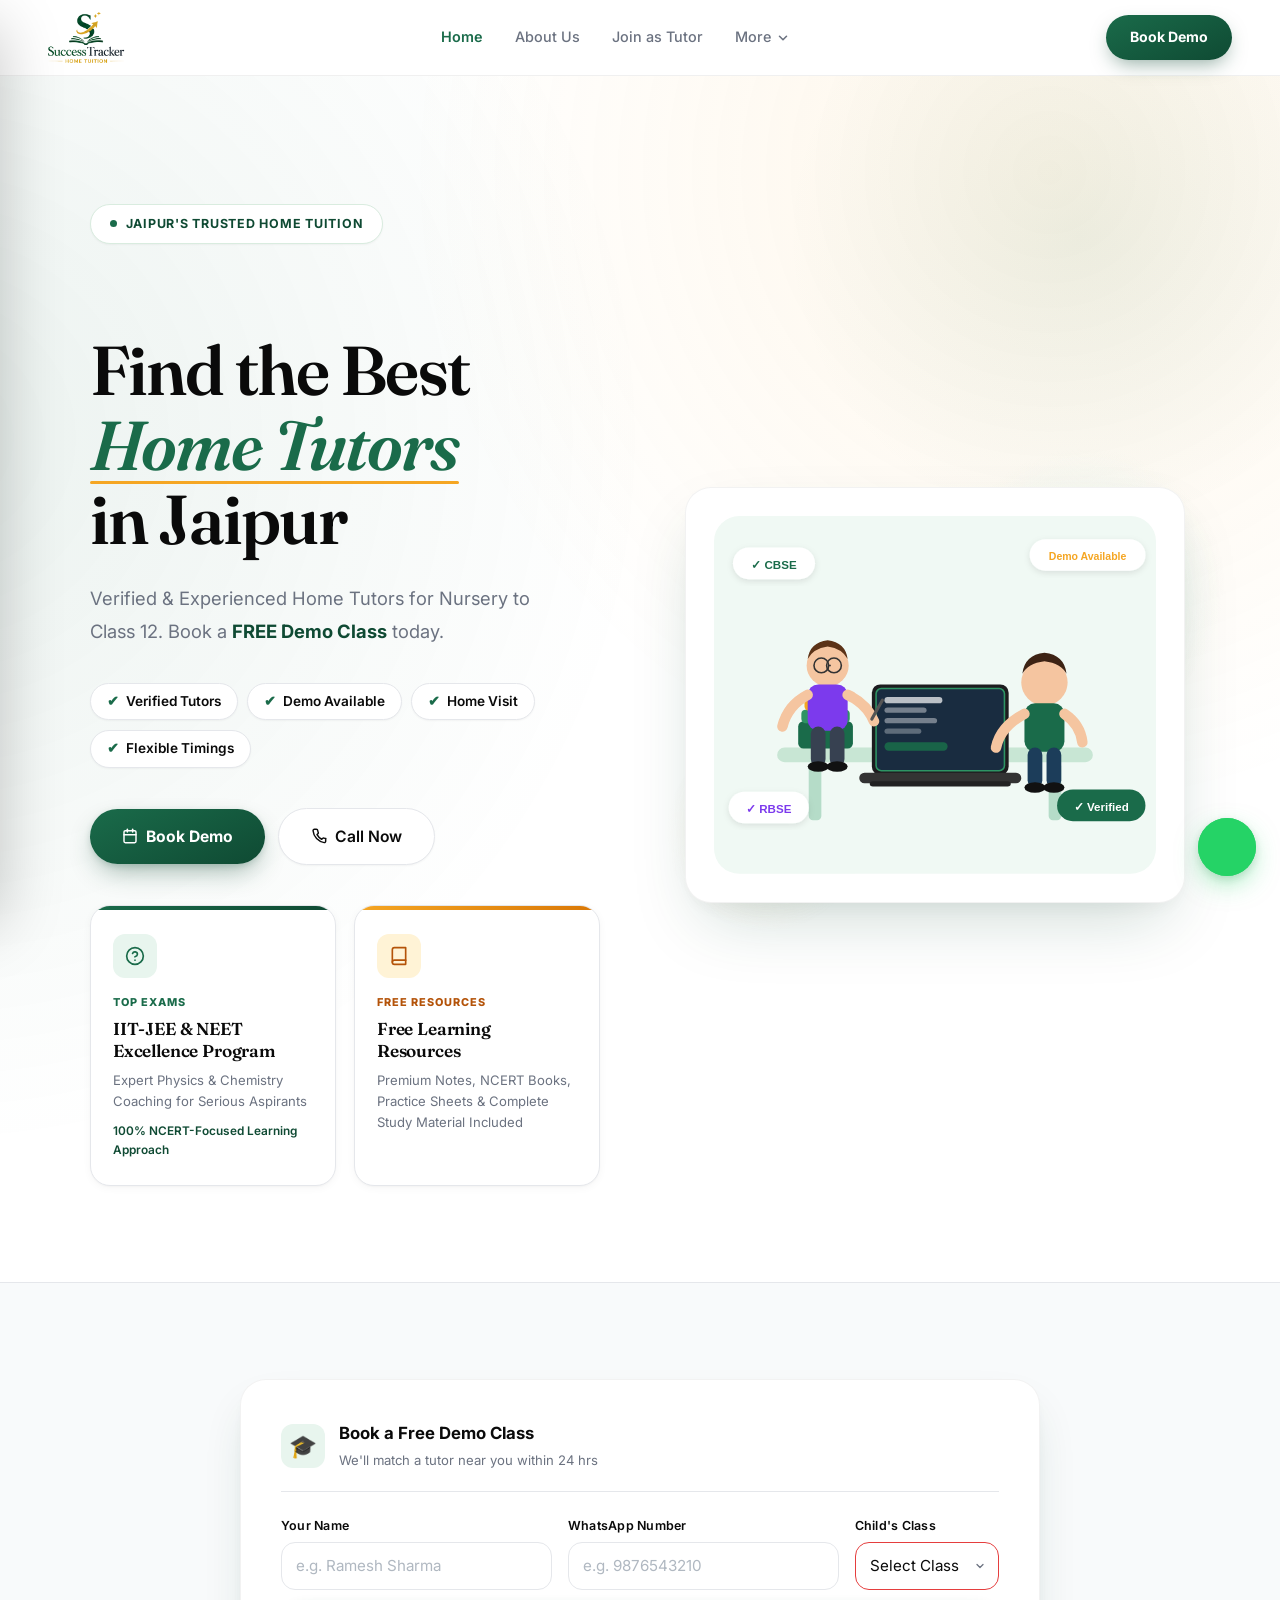
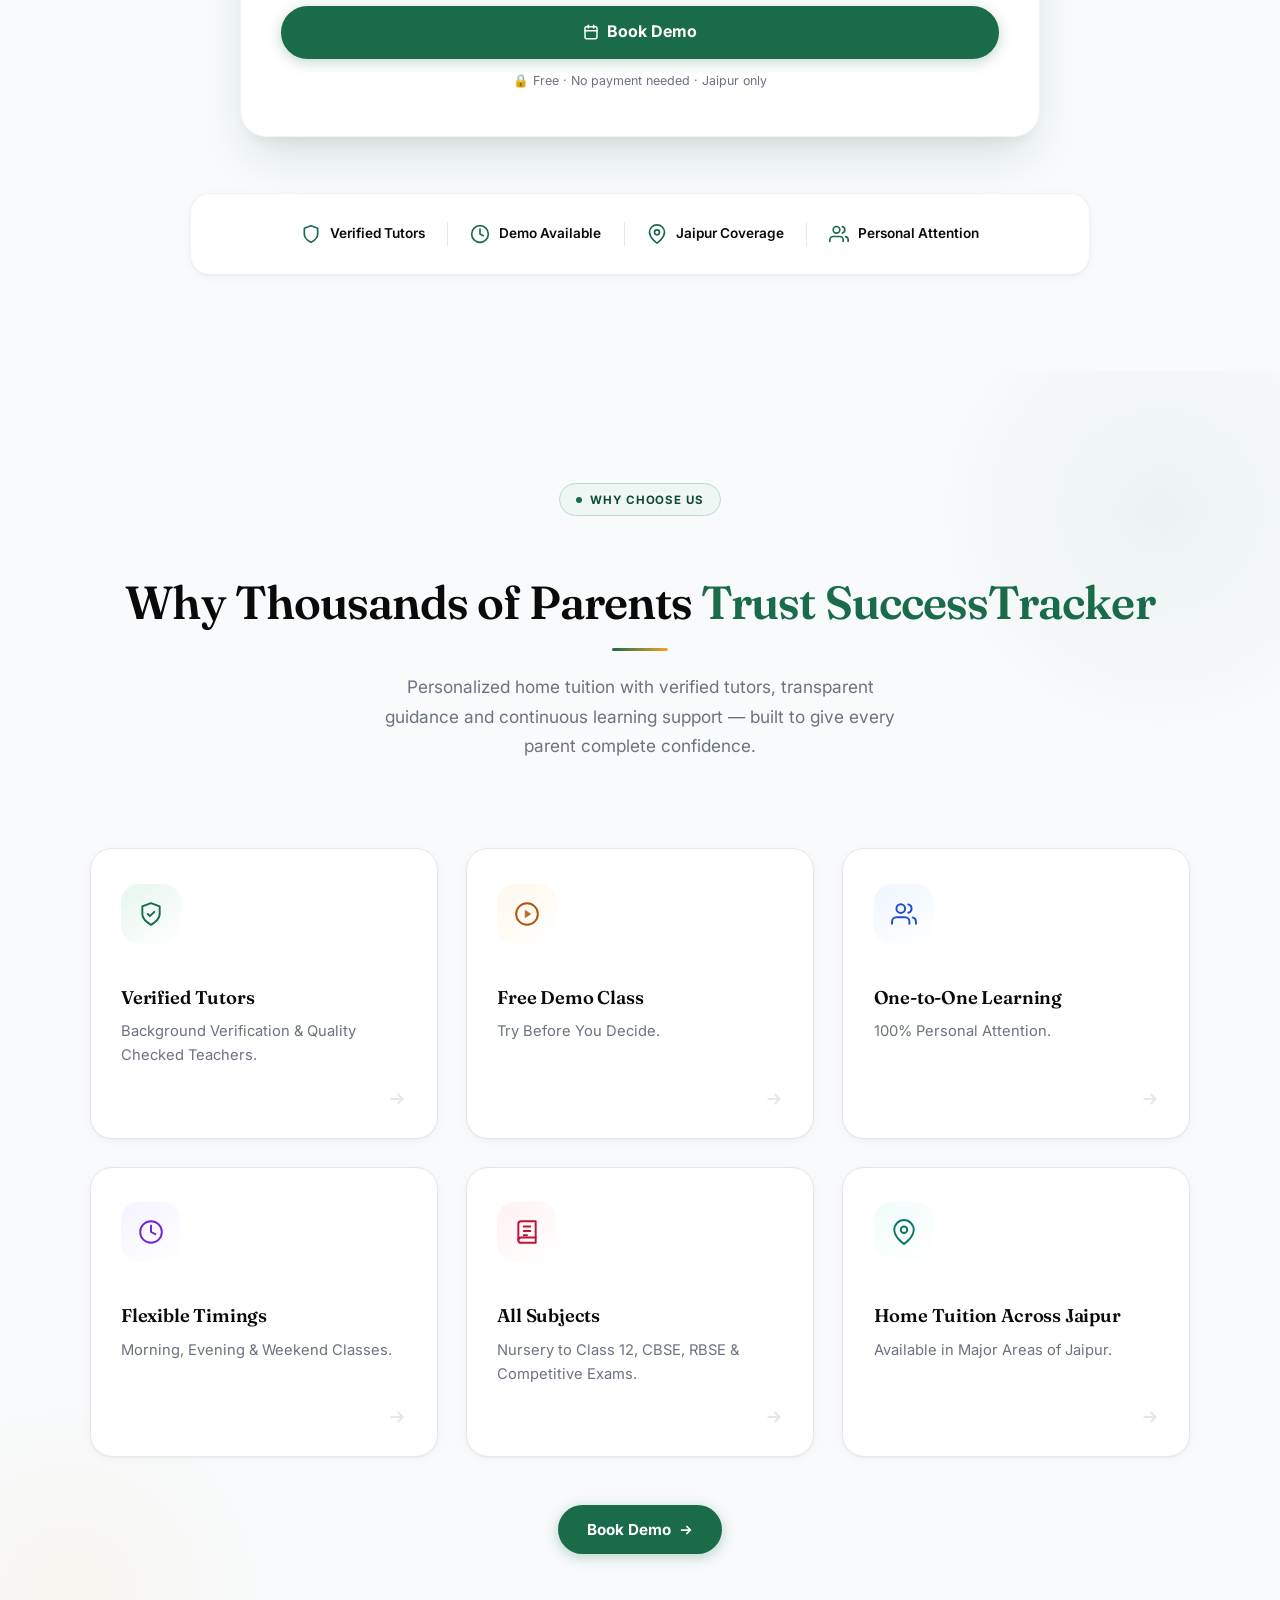
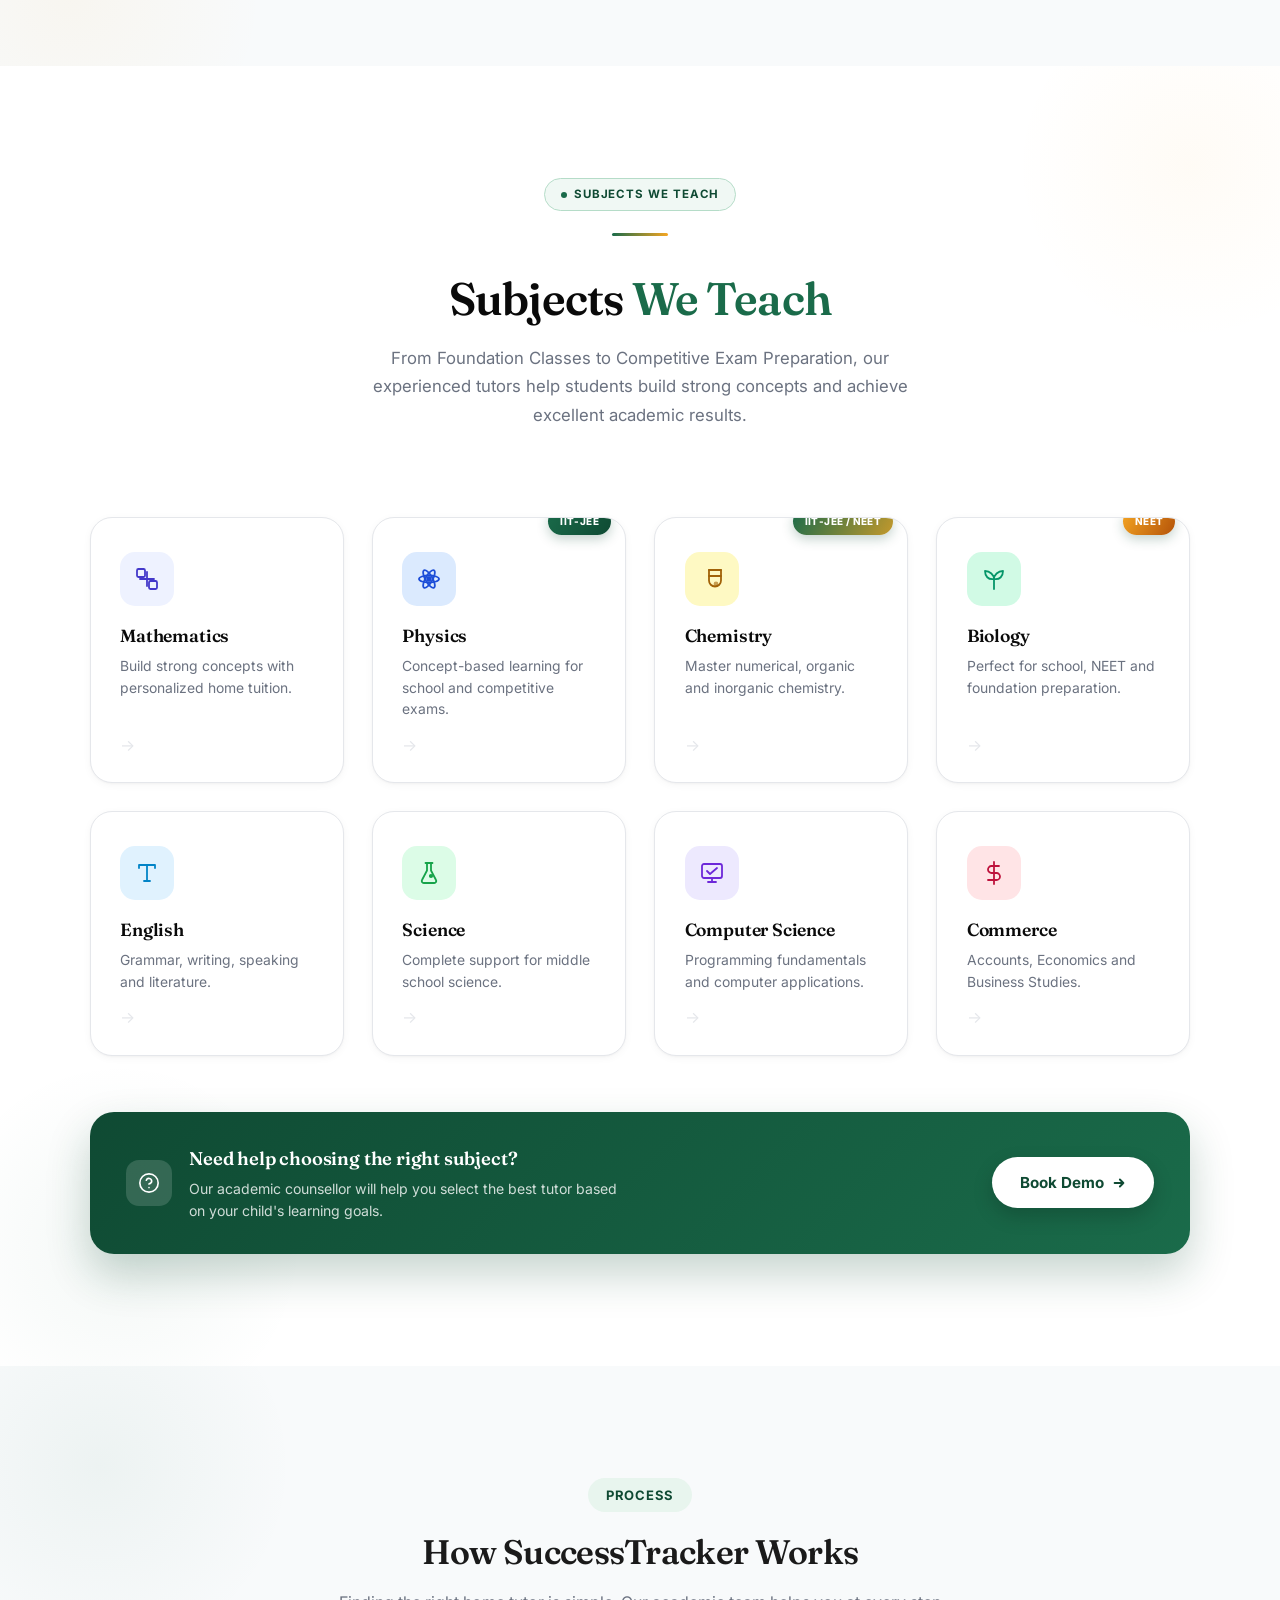
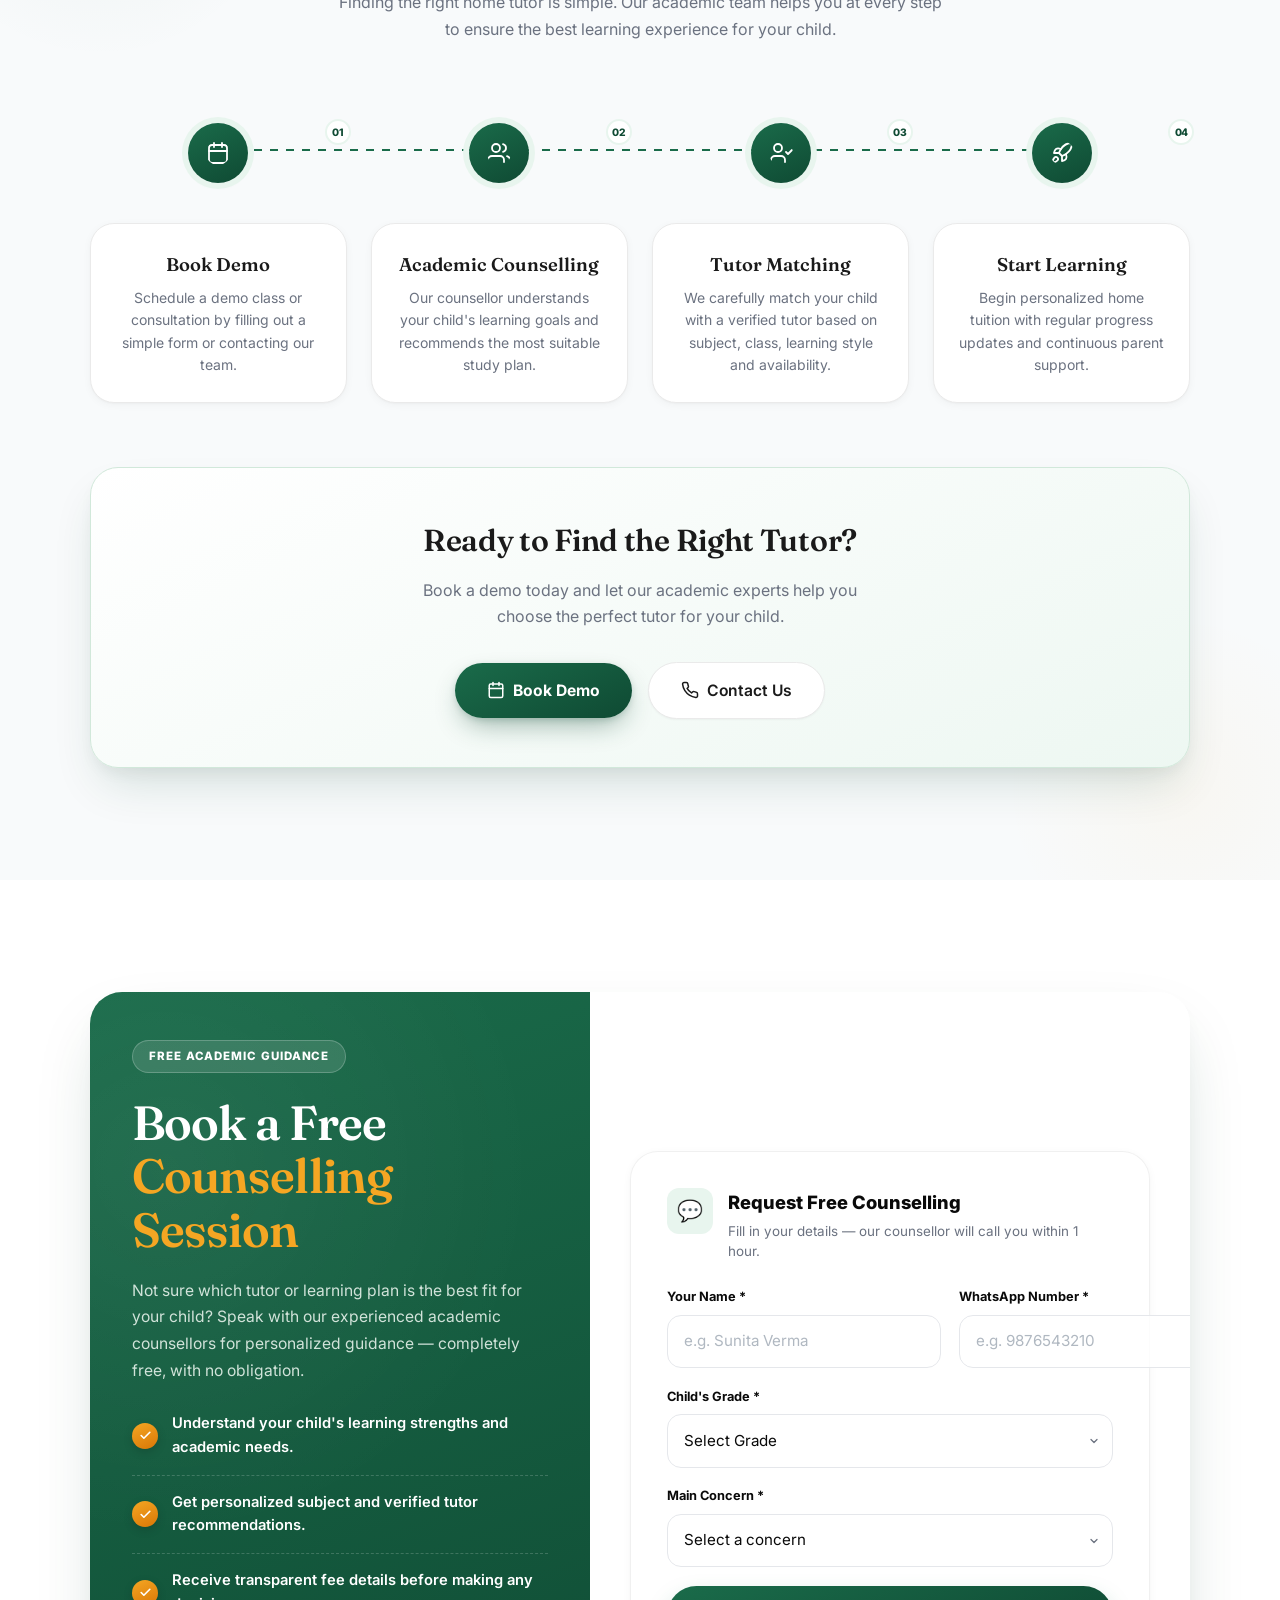
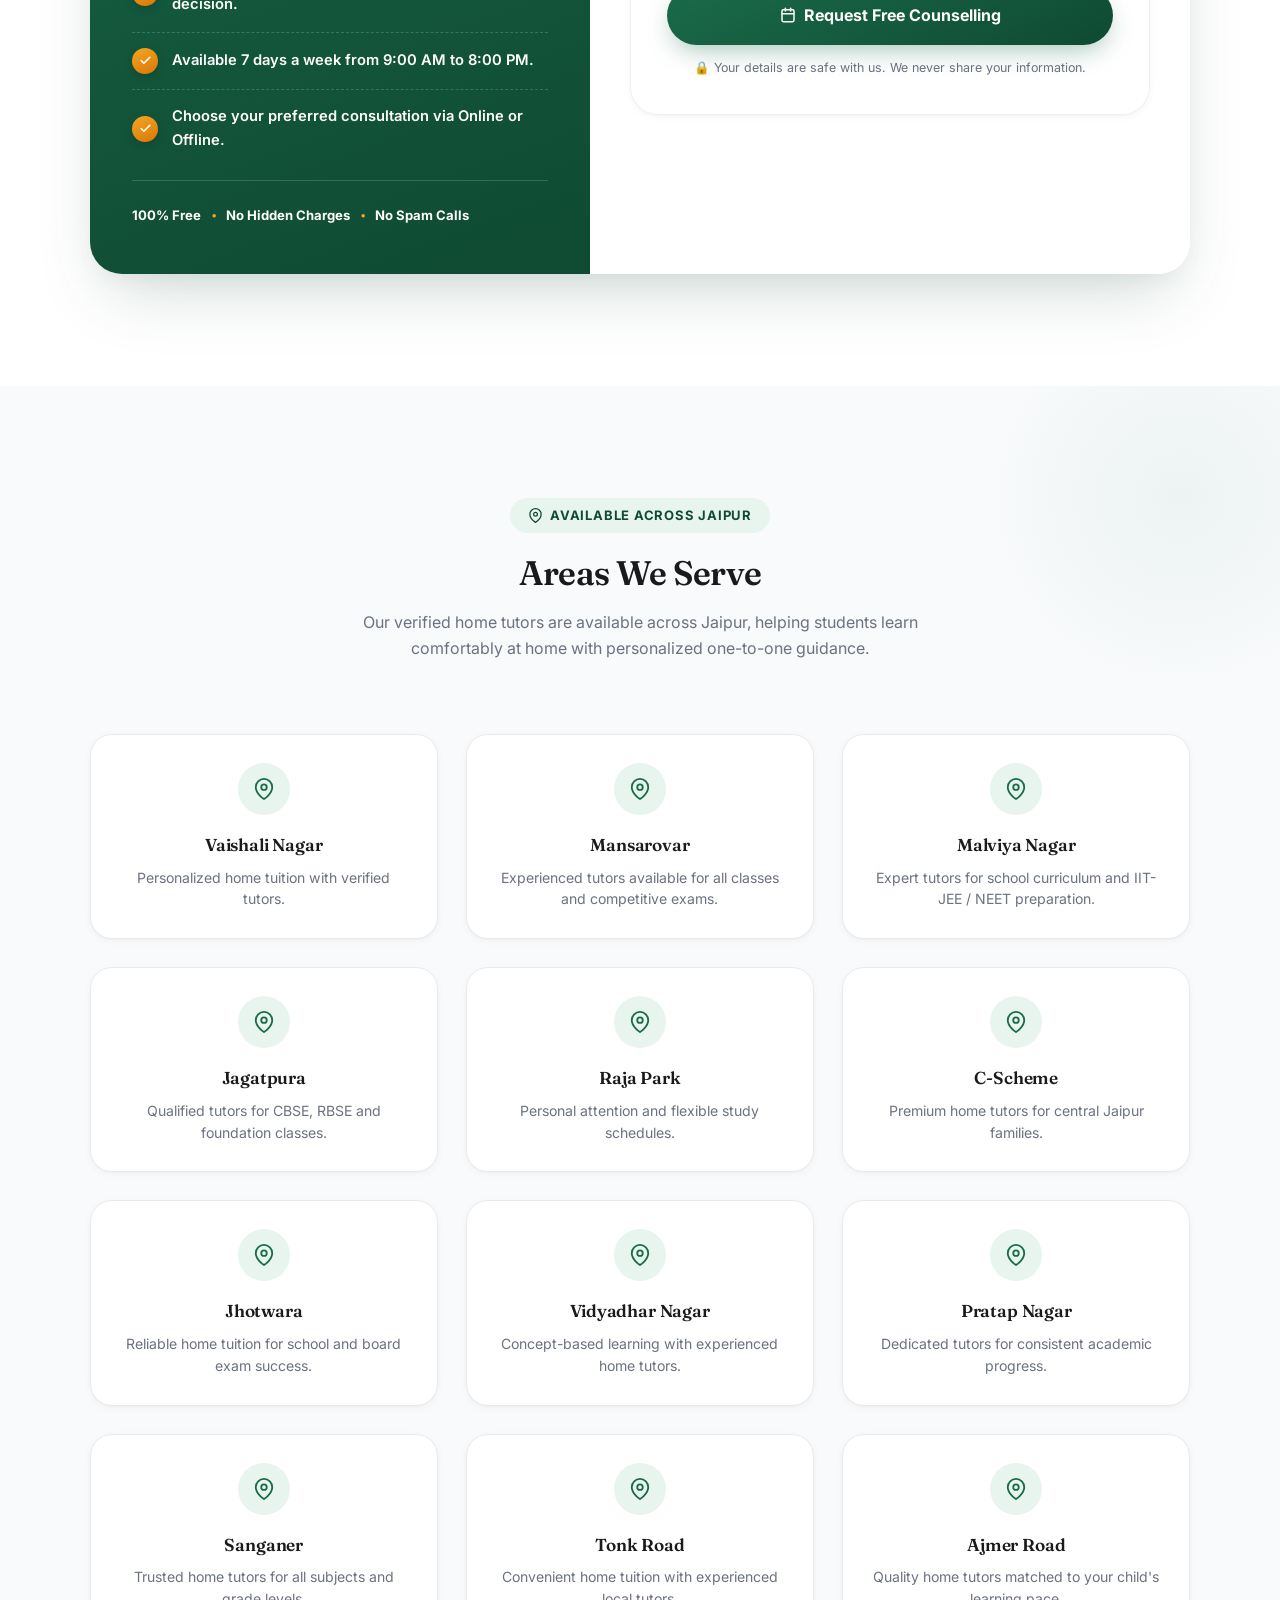
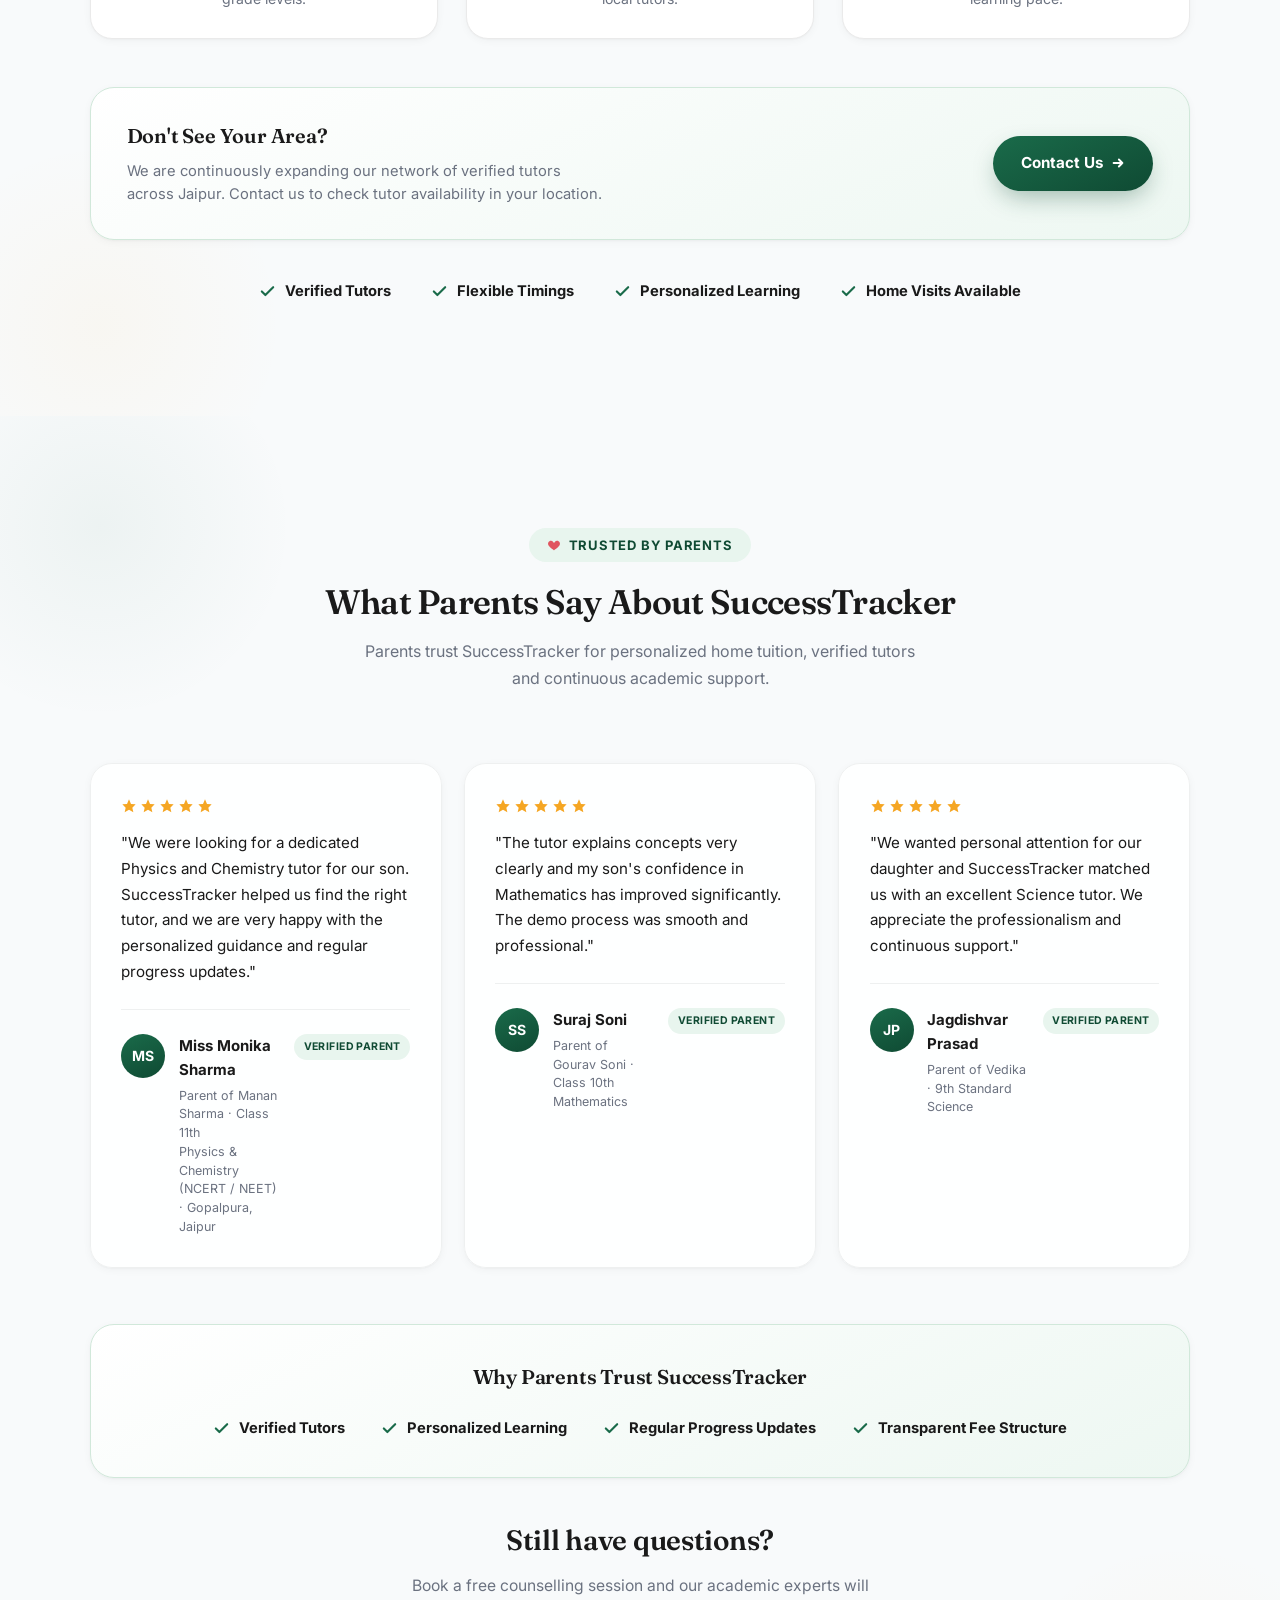
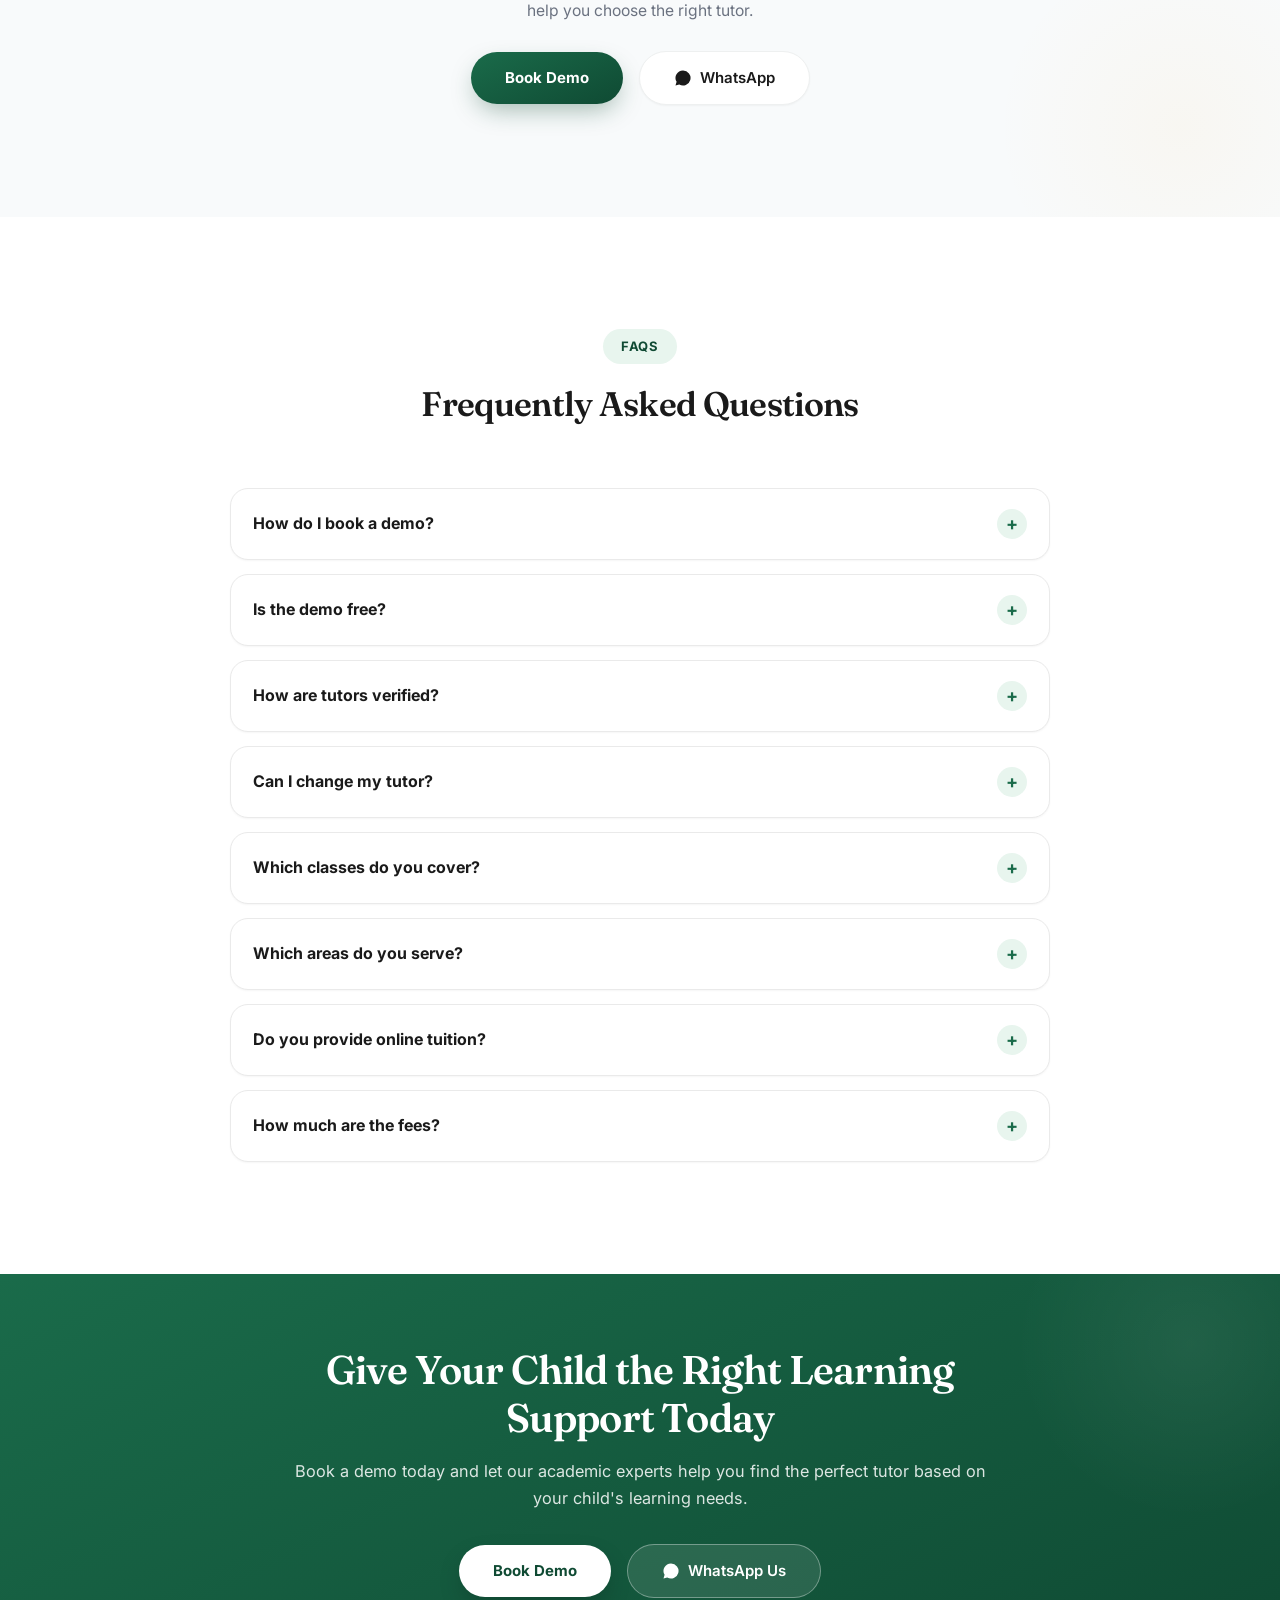
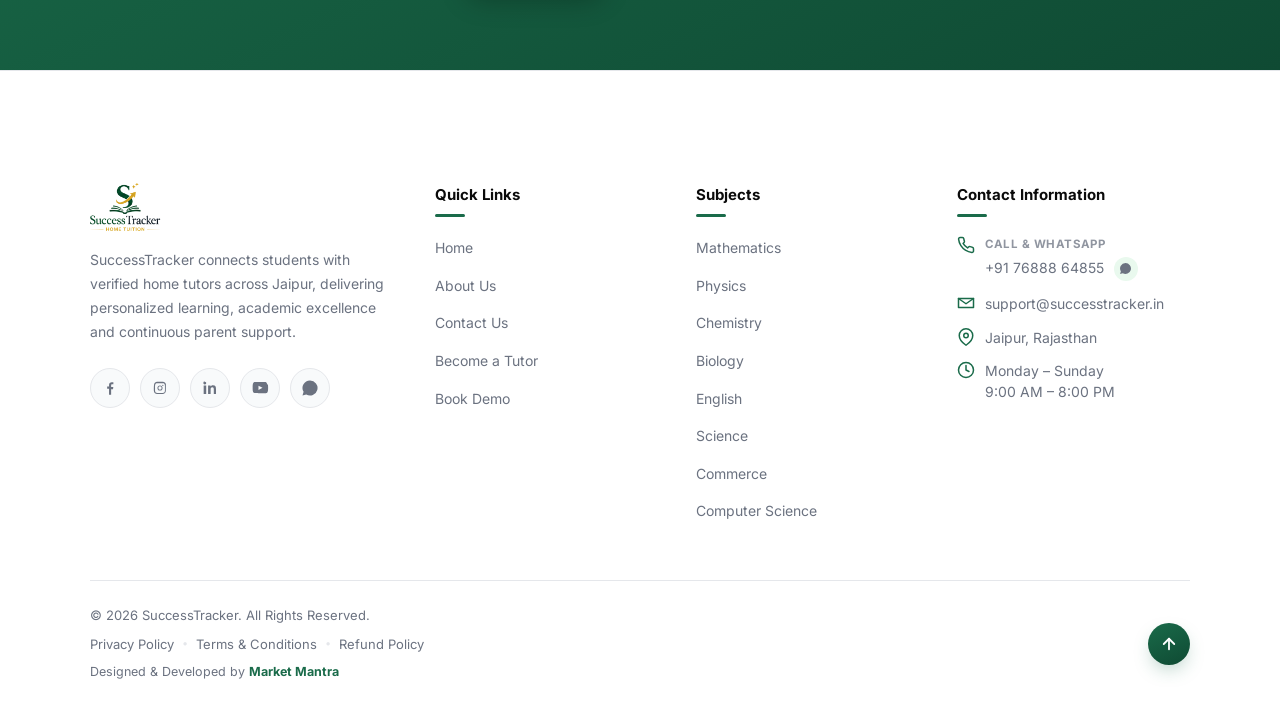
<file: index.html>
<!DOCTYPE html>
<html lang="en">
<head>
  <meta charset="UTF-8" />
  <meta name="viewport" content="width=device-width, initial-scale=1.0" />
  <title>SuccessTracker — Trusted Home Tuition in Jaipur | Verified Tutors</title>
  <meta name="description" content="SuccessTracker connects parents in Jaipur with verified, experienced home tutors for Nursery to Class 12. Book a free demo class today." />
  <script type="application/ld+json">
  {
    "@context": "https://schema.org",
    "@type": "EducationalOrganization",
    "name": "SuccessTracker",
    "url": "https://successtracker.in",
    "logo": "https://successtracker.in/assets/logo.png",
    "email": "info@successtracker.in",
    "telephone": "+917688864855",
    "address": {
      "@type": "PostalAddress",
      "addressLocality": "Jaipur",
      "addressRegion": "Rajasthan",
      "addressCountry": "India"
    },
    "areaServed": {
  "@type": "City",
  "name": "Jaipur"
}
    "sameAs": []
  }
  </script>
  <link rel="canonical" href="https://successtracker.in/" />
  <meta name="robots" content="index, follow" />
  <meta property="og:type" content="website" />
  <meta property="og:site_name" content="SuccessTracker" />
  <meta property="og:title" content="SuccessTracker — Trusted Home Tuition in Jaipur | Verified Tutors" />
  <meta property="og:description" content="SuccessTracker connects parents in Jaipur with verified, experienced home tutors for Nursery to Class 12. Book a free demo class today." />
  <meta property="og:url" content="https://successtracker.in/" />
  <meta property="og:image" content="https://successtracker.in/assets/logo.png" />
  <meta name="twitter:card" content="summary_large_image" />
  <meta name="twitter:title" content="SuccessTracker — Trusted Home Tuition in Jaipur | Verified Tutors" />
  <meta name="twitter:description" content="SuccessTracker connects parents in Jaipur with verified, experienced home tutors for Nursery to Class 12. Book a free demo class today." />
  <meta name="twitter:image" content="https://successtracker.in/assets/logo.png" />

  <!-- Favicon -->
  <link rel="icon" href="assets/favicon.ico" sizes="any">
  <link rel="icon"
        type="image/png"
        sizes="32x32"
        href="assets/favicon-32.png">
  <link rel="icon"
        type="image/png"
        sizes="16x16"
        href="assets/favicon-16.png">
  <link rel="apple-touch-icon"
        sizes="180x180"
        href="assets/favicon-180.png">
  <meta name="theme-color" content="#166534">

  <!-- Performance: establish early connection to the backend API used by the demo-booking and counselling forms -->
  <link rel="preconnect" href="https://success-tracker-backend.onrender.com" />

  <!-- Premium typography: Fraunces (display serif for headlines) + Inter (body/UI) -->
  <link rel="preconnect" href="https://fonts.googleapis.com" />
  <link rel="preconnect" href="https://fonts.gstatic.com" crossorigin />
  <link href="https://fonts.googleapis.com/css2?family=Fraunces:ital,wght@0,500;0,600;0,700;1,500;1,600&family=Inter:wght@400;500;600;700;800&display=swap" rel="stylesheet" />

  <!-- Global stylesheet (all sections) -->
  <link rel="stylesheet" href="styles.css" />
  <!-- Google tag (gtag.js) -->
  <script async src="https://www.googletagmanager.com/gtag/js?id=G-RCHWBSGJCZ"></script>
  <script>
    window.dataLayer = window.dataLayer || [];
    function gtag(){dataLayer.push(arguments);}
    gtag('js', new Date());
    gtag('config', 'G-RCHWBSGJCZ');
  </script>
  <!-- Microsoft Clarity -->
<script type="text/javascript">
(function(c,l,a,r,i,t,y){
    c[a]=c[a]||function(){(c[a].q=c[a].q||[]).push(arguments)};
    t=l.createElement(r);t.async=1;t.src="https://www.clarity.ms/tag/"+i;
    y=l.getElementsByTagName(r)[0];y.parentNode.insertBefore(t,y);
})(window, document, "clarity", "script", "xt2odnx6sx");
</script>
</head>
<body>

  <!-- Skip link for keyboard / screen-reader users -->
  <a href="#main-content" class="skip-link">Skip to main content</a>

  <!-- ============================================================
       HEADER & NAVIGATION
       ============================================================ -->
  <!-- ============================================================
     SUCCESSTRACKER — HEADER & NAVIGATION
     Replace existing <nav> + <div class="mobile-menu"> with this
     ============================================================ -->

<!-- ── HEADER ── -->
<header class="st-header" id="st-header" role="banner">
  <div class="st-nav-inner">

    <!-- Logo -->
    <a href="#home" class="st-logo" aria-label="SuccessTracker Home">
      <img src="assets/logo.png" alt="SuccessTracker — Home Tuition" class="st-logo-img" />
    </a>

    <!-- Desktop Nav -->
    <nav class="st-desktop-nav" aria-label="Main navigation">
      <ul class="st-nav-list" role="list">

        <li class="st-nav-item">
          <a href="#home" class="st-nav-link st-active" aria-current="page">Home</a>
        </li>

        <li class="st-nav-item">
          <a href="about.html" class="st-nav-link">About Us</a>
        </li>

        <li class="st-nav-item">
          <a href="#counselling" class="st-nav-link">Join as Tutor</a>
        </li>

        <!-- More Dropdown -->
        <li class="st-nav-item st-has-dropdown">
          <button class="st-nav-link st-dropdown-trigger"
                  aria-haspopup="true"
                  aria-expanded="false"
                  aria-controls="st-more-menu"
                  id="st-more-btn">
            More
            <svg class="st-chevron" viewBox="0 0 16 16" fill="none"
                 aria-hidden="true" width="14" height="14">
              <path d="M4 6l4 4 4-4" stroke="currentColor"
                    stroke-width="1.8" stroke-linecap="round" stroke-linejoin="round"/>
            </svg>
          </button>

          <div class="st-dropdown" id="st-more-menu"
               role="menu" aria-labelledby="st-more-btn">
            <a href="#why-us"      class="st-dropdown-item" role="menuitem">
              <span class="st-di-icon">✦</span>Why Choose Us
            </a>
            <a href="#how"         class="st-dropdown-item" role="menuitem">
              <span class="st-di-icon">⟳</span>How It Works
            </a>
            <a href="#counselling"     class="st-dropdown-item" role="menuitem">
              <span class="st-di-icon">₹</span>Fee Structure
            </a>
            <div class="st-dropdown-divider" role="separator"></div>
            <a href="contact.html"        class="st-dropdown-item" role="menuitem">
              <span class="st-di-icon">📞</span>Contact Us
            </a>
          </div>
        </li>

      </ul>
    </nav>

    <!-- Right Actions -->
    <div class="st-nav-actions">
      <a href="#book" class="st-btn-demo">
        Book Demo
      </a>
      <!-- Hamburger -->
      <button class="st-hamburger" id="st-hamburger"
              aria-label="Open menu" aria-expanded="false"
              aria-controls="st-mobile-menu">
        <span></span>
        <span></span>
        <span></span>
      </button>
    </div>

  </div><!-- /st-nav-inner -->
</header>

<!-- ── MOBILE MENU ── -->
<div class="st-mobile-menu" id="st-mobile-menu"
     role="dialog" aria-modal="true" aria-label="Mobile navigation"
     hidden>
  <div class="st-mob-top">
    <a href="#home" class="st-logo" onclick="stCloseMenu()" aria-label="SuccessTracker Home">
      <img src="assets/logo.png" alt="SuccessTracker — Home Tuition" class="st-logo-img" />
    </a>
    <button class="st-mob-close" onclick="stCloseMenu()" aria-label="Close menu">
      <svg viewBox="0 0 24 24" fill="none" width="20" height="20">
        <path d="M18 6L6 18M6 6l12 12" stroke="currentColor"
              stroke-width="2" stroke-linecap="round"/>
      </svg>
    </button>
  </div>

  <nav class="st-mob-nav" aria-label="Mobile navigation">
    <a href="#home"       class="st-mob-link" onclick="stCloseMenu()">🏠 Home</a>
    <a href="about.html"     class="st-mob-link" onclick="stCloseMenu()">⭐ About Us</a>
    <a href="#how"        class="st-mob-link" onclick="stCloseMenu()">⟳ How It Works</a>
    <a href="#counselling"    class="st-mob-link" onclick="stCloseMenu()">👨‍🏫 Join as Tutor</a>
    <a href="#counselling"    class="st-mob-link" onclick="stCloseMenu()">₹ Fee Structure</a>
    <a href="#counselling" class="st-mob-link" onclick="stCloseMenu()">📞 Free Counselling</a>
    <a href="contact.html"       class="st-mob-link" onclick="stCloseMenu()">🎓 Contact Us</a>
  </nav>

  <div class="st-mob-actions">
    <a href="#book"    class="st-mob-demo-btn" onclick="stCloseMenu()">Book Demo</a>
  </div>

  <p class="st-mob-footer">
    Jaipur's trusted home tuition platform · CBSE · RBSE
  </p>
</div>

<!-- Mobile overlay -->
<div class="st-mob-overlay" id="st-mob-overlay" onclick="stCloseMenu()" hidden></div>

  <!-- ============================================================
       MAIN CONTENT
       ============================================================ -->
  <main id="main-content">

    <!-- ── HERO + QUICK DEMO FORM ── -->
    <!-- ============================================================
     SUCCESSTRACKER — HERO SECTION
     Replace existing <section class="hero" id="home"> with this.
     Ends before the Why Us section.
     ============================================================ -->

<section class="sh-hero" id="home" aria-label="Hero">
  <div class="sh-hero-inner">

    <!-- ── LEFT COLUMN ── -->
    <div class="sh-hero-left">

      <!-- Badge -->
      <div class="sh-badge" aria-label="Location badge">
        <span class="sh-badge-dot" aria-hidden="true"></span>
        Jaipur's Trusted Home Tuition
      </div>

      <!-- Headline -->
      <h1 class="sh-headline">
        Find the Best<br>
        <span class="sh-headline-accent">Home Tutors</span><br>
        in Jaipur
      </h1>

      <!-- Sub -->
      <p class="sh-sub">
        Verified &amp; Experienced Home Tutors for Nursery to Class&nbsp;12.
        Book a <strong>FREE Demo Class</strong> today.
      </p>

      <!-- Feature list -->
      <ul class="sh-features" aria-label="Key features">
        <li class="sh-feature-item">
          <span class="sh-check" aria-hidden="true">✔</span>
          Verified Tutors
        </li>
        <li class="sh-feature-item">
          <span class="sh-check" aria-hidden="true">✔</span>
          Demo Available
        </li>
        <li class="sh-feature-item">
          <span class="sh-check" aria-hidden="true">✔</span>
          Home Visit
        </li>
        <li class="sh-feature-item">
          <span class="sh-check" aria-hidden="true">✔</span>
          Flexible Timings
        </li>
      </ul>

      <!-- CTAs -->
      <div class="sh-btns">
        <a href="#book" class="sh-btn-primary">
          <svg width="16" height="16" viewBox="0 0 24 24" fill="none"
               stroke="currentColor" stroke-width="2.2"
               stroke-linecap="round" stroke-linejoin="round"
               aria-hidden="true">
            <rect x="3" y="4" width="18" height="18" rx="2"/>
            <line x1="16" y1="2" x2="16" y2="6"/>
            <line x1="8"  y1="2" x2="8"  y2="6"/>
            <line x1="3"  y1="10" x2="21" y2="10"/>
          </svg>
          Book Demo
        </a>
        <a href="tel:+917688864855" class="sh-btn-secondary">
          <svg width="16" height="16" viewBox="0 0 24 24" fill="none"
               stroke="currentColor" stroke-width="2.2"
               stroke-linecap="round" stroke-linejoin="round"
               aria-hidden="true">
            <path d="M22 16.92v3a2 2 0 01-2.18 2
                     A19.79 19.79 0 013.09 4.18
                     2 2 0 015.09 2h3a2 2 0 012 1.72
                     c.127.96.361 1.903.7 2.81
                     a2 2 0 01-.45 2.11L9.09 9.91
                     a16 16 0 006.99 6.99l1.27-1.27
                     a2 2 0 012.11-.45
                     c.907.339 1.85.573 2.81.7
                     A2 2 0 0122 16.92z"/>
          </svg>
          Call Now
        </a>
      </div>

      <!-- Premium feature cards -->
      <div class="sh-feature-cards" role="list" aria-label="Featured programs">

        <article class="sh-fcard sh-fcard-green" role="listitem">
          <div class="sh-fcard-icon" aria-hidden="true">
            <svg width="20" height="20" viewBox="0 0 24 24" fill="none"
                 stroke="currentColor" stroke-width="2"
                 stroke-linecap="round" stroke-linejoin="round">
              <circle cx="12" cy="12" r="10"/>
              <path d="M9.09 9a3 3 0 015.83 1c0 2-3 3-3 3"/>
              <line x1="12" y1="17" x2="12.01" y2="17"/>
            </svg>
          </div>
          <p class="sh-fcard-eyebrow">Top Exams</p>
          <h3 class="sh-fcard-title">IIT-JEE &amp; NEET Excellence Program</h3>
          <p class="sh-fcard-sub">Expert Physics &amp; Chemistry Coaching for Serious Aspirants</p>
          <p class="sh-fcard-note">100% NCERT-Focused Learning Approach</p>
        </article>

        <article class="sh-fcard sh-fcard-amber" role="listitem">
          <div class="sh-fcard-icon" aria-hidden="true">
            <svg width="20" height="20" viewBox="0 0 24 24" fill="none"
                 stroke="currentColor" stroke-width="2"
                 stroke-linecap="round" stroke-linejoin="round">
              <path d="M4 19.5A2.5 2.5 0 016.5 17H20"/>
              <path d="M6.5 2H20v20H6.5A2.5 2.5 0 014 19.5v-15A2.5 2.5 0 016.5 2z"/>
            </svg>
          </div>
          <p class="sh-fcard-eyebrow">Free Resources</p>
          <h3 class="sh-fcard-title">Free Learning Resources</h3>
          <p class="sh-fcard-sub">Premium Notes, NCERT Books, Practice Sheets &amp; Complete Study Material Included</p>
        </article>

      </div>

    </div><!-- /sh-hero-left -->

    <!-- ── RIGHT COLUMN — Illustration ── -->
    <div class="sh-hero-right" aria-hidden="true">
      <div class="sh-illustration-wrap">

        <!-- Decorative blobs -->
        <div class="sh-blob sh-blob-1"></div>
        <div class="sh-blob sh-blob-2"></div>

        <!-- Illustration card -->
        <div class="sh-illus-card">
          <svg viewBox="0 0 420 340" xmlns="http://www.w3.org/2000/svg"
               role="img" aria-label="Home tuition illustration"
               class="sh-illus-svg">

            <!-- Background rect -->
            <rect width="420" height="340" rx="24" fill="#f0f9f4"/>

            <!-- Desk surface -->
            <rect x="60" y="220" width="300" height="14" rx="7" fill="#c8e6d4"/>
            <!-- Desk legs -->
            <rect x="90"  y="234" width="12" height="55" rx="4" fill="#b5dcc8"/>
            <rect x="318" y="234" width="12" height="55" rx="4" fill="#b5dcc8"/>

            <!-- Book stack -->
            <rect x="80"  y="195" width="52" height="26" rx="5" fill="#1a6b4a"/>
            <rect x="83"  y="184" width="46" height="13" rx="4" fill="#2e9464"/>
            <rect x="86"  y="174" width="40" height="11" rx="4" fill="#f5a623"/>

            <!-- Laptop body -->
            <rect x="150" y="160" width="130" height="86" rx="8" fill="#1c1c1e"/>
            <rect x="154" y="164" width="122" height="78" rx="5" fill="#0a84ff" opacity=".15"/>
            <rect x="154" y="164" width="122" height="78" rx="5" fill="none"
                  stroke="#2e9464" stroke-width="1.5"/>
            <!-- Screen content lines -->
            <rect x="162" y="172" width="55" height="6"  rx="3" fill="#fff" opacity=".7"/>
            <rect x="162" y="182" width="40" height="5"  rx="3" fill="#fff" opacity=".4"/>
            <rect x="162" y="192" width="50" height="5"  rx="3" fill="#fff" opacity=".4"/>
            <rect x="162" y="202" width="35" height="5"  rx="3" fill="#fff" opacity=".3"/>
            <rect x="162" y="215" width="60" height="8"  rx="4" fill="#1a6b4a" opacity=".9"/>
            <!-- Laptop hinge + base -->
            <rect x="138" y="244" width="154" height="10" rx="5" fill="#333"/>
            <rect x="148" y="252" width="134" height="5"  rx="3" fill="#222"/>

            <!-- Student figure -->
            <!-- Head -->
            <circle cx="314" cy="158" r="22" fill="#f5c5a0"/>
            <!-- Hair -->
            <path d="M293 150 Q295 132 314 130 Q333 132 335 150 Q330 140 314 138 Q298 140 293 150Z"
                  fill="#3d2314"/>
            <!-- Body -->
            <rect x="295" y="178" width="38" height="46" rx="10" fill="#1a6b4a"/>
            <!-- Arms -->
            <path d="M295 188 Q272 200 268 220" stroke="#f5c5a0"
                  stroke-width="10" stroke-linecap="round" fill="none"/>
            <path d="M333 188 Q348 198 350 215" stroke="#f5c5a0"
                  stroke-width="10" stroke-linecap="round" fill="none"/>
            <!-- Legs -->
            <rect x="298" y="220" width="14" height="38" rx="7" fill="#1c3d5a"/>
            <rect x="316" y="220" width="14" height="38" rx="7" fill="#1c3d5a"/>
            <!-- Shoes -->
            <ellipse cx="305" cy="258" rx="10" ry="5" fill="#111"/>
            <ellipse cx="323" cy="258" rx="10" ry="5" fill="#111"/>

            <!-- Tutor figure (left) -->
            <!-- Head -->
            <circle cx="108" cy="142" r="20" fill="#f5c5a0"/>
            <!-- Hair -->
            <path d="M89 136 Q91 120 108 118 Q125 120 127 136 Q122 126 108 124 Q94 126 89 136Z"
                  fill="#5c3317"/>
            <!-- Glasses -->
            <circle cx="102" cy="142" r="7" fill="none" stroke="#333" stroke-width="1.5"/>
            <circle cx="114" cy="142" r="7" fill="none" stroke="#333" stroke-width="1.5"/>
            <line x1="109" y1="142" x2="111" y2="142" stroke="#333" stroke-width="1.5"/>
            <!-- Body -->
            <rect x="89" y="160" width="38" height="44" rx="10" fill="#7c3aed"/>
            <!-- Arms -->
            <path d="M89 170 Q70 180 65 200" stroke="#f5c5a0"
                  stroke-width="10" stroke-linecap="round" fill="none"/>
            <path d="M127 170 Q145 178 152 195" stroke="#f5c5a0"
                  stroke-width="10" stroke-linecap="round" fill="none"/>
            <!-- Pointer in right hand -->
            <line x1="150" y1="193" x2="160" y2="175"
                  stroke="#555" stroke-width="3" stroke-linecap="round"/>
            <!-- Legs -->
            <rect x="92"  y="200" width="14" height="38" rx="7" fill="#374151"/>
            <rect x="110" y="200" width="14" height="38" rx="7" fill="#374151"/>
            <!-- Shoes -->
            <ellipse cx="99"  cy="238" rx="10" ry="5" fill="#111"/>
            <ellipse cx="117" cy="238" rx="10" ry="5" fill="#111"/>

            <!-- Floating badges -->
            <!-- Badge 1: CBSE -->
            <rect x="18" y="30" width="78" height="30" rx="15" fill="#fff"
                  filter="url(#sh-shadow)"/>
            <text x="57"  y="50" text-anchor="middle" font-family="sans-serif"
                  font-size="11" font-weight="700" fill="#1a6b4a">✓ CBSE</text>

            <!-- Badge 2: Demo Available -->
            <rect x="300" y="22" width="110" height="30" rx="15" fill="#fff"
                  filter="url(#sh-shadow)"/>
            <text x="355" y="42" text-anchor="middle" font-family="sans-serif"
                  font-size="10" font-weight="700" fill="#f5a623">Demo Available</text>

            <!-- Badge 3: Verified -->
            <rect x="326" y="260" width="84" height="30" rx="15" fill="#1a6b4a"/>
            <text x="368" y="280" text-anchor="middle" font-family="sans-serif"
                  font-size="11" font-weight="700" fill="#fff">✓ Verified</text>

            <!-- Badge 4: RBSE -->
            <rect x="14" y="262" width="76" height="30" rx="15" fill="#fff"
                  filter="url(#sh-shadow)"/>
            <text x="52"  y="282" text-anchor="middle" font-family="sans-serif"
                  font-size="11" font-weight="700" fill="#7c3aed">✓ RBSE</text>

            <defs>
              <filter id="sh-shadow" x="-20%" y="-20%" width="140%" height="140%">
                <feDropShadow dx="0" dy="2" stdDeviation="3"
                              flood-color="#000" flood-opacity=".1"/>
              </filter>
            </defs>
          </svg>
        </div><!-- /sh-illus-card -->

      </div><!-- /sh-illustration-wrap -->
    </div><!-- /sh-hero-right -->

  </div><!-- /sh-hero-inner -->
</section><!-- /sh-hero -->


<!-- ── QUICK DEMO FORM + TRUST STRIP ── -->
<section class="sh-form-section" id="book" aria-label="Quick booking form">
  <div class="sh-form-outer">

    <div class="sh-form-card">

      <!-- Form header -->
      <div class="sh-form-header">
        <div class="sh-form-icon" aria-hidden="true">🎓</div>
        <div>
          <p class="sh-form-title">Book a Free Demo Class</p>
          <p class="sh-form-sub">We'll match a tutor near you within 24 hrs</p>
        </div>
      </div>

      <!-- Quick form — uses NEW IDs to avoid conflict with #bookForm -->
      <form class="sh-qform" id="sh-quick-form"
            onsubmit="shHandleQuickForm(event)" novalidate>

        <div class="sh-qform-fields">
          <div class="sh-qfield">
            <label for="sh_name" class="sh-qlabel">Your Name</label>
            <input type="text" id="sh_name" name="sh_name"
                   class="sh-qinput" placeholder="e.g. Ramesh Sharma"
                   autocomplete="name" required />
          </div>

          <div class="sh-qfield">
            <label for="sh_phone" class="sh-qlabel">WhatsApp Number</label>
            <input type="tel" id="sh_phone" name="sh_phone"
                   class="sh-qinput" placeholder="e.g. 9876543210"
                   autocomplete="tel" required pattern="[6-9][0-9]{9}" />
          </div>

          <div class="sh-qfield">
            <label for="sh_grade" class="sh-qlabel">Child's Class</label>
            <select id="sh_grade" name="sh_grade" class="sh-qinput sh-qselect" required>
              <option value="">Select Class</option>
              <option>Nursery – KG</option>
              <option>Class 1 – 2</option>
              <option>Class 3 – 5</option>
              <option>Class 6 – 8</option>
              <option>Class 9 – 10</option>
              <option>Class 11 – 12</option>
            </select>
          </div>
        </div>

        <button type="submit" class="sh-qsubmit" id="sh-qsubmit-btn">
          <svg width="16" height="16" viewBox="0 0 24 24" fill="none"
               stroke="currentColor" stroke-width="2.2"
               stroke-linecap="round" stroke-linejoin="round"
               aria-hidden="true">
            <rect x="3" y="4" width="18" height="18" rx="2"/>
            <line x1="16" y1="2" x2="16" y2="6"/>
            <line x1="8"  y1="2" x2="8"  y2="6"/>
            <line x1="3"  y1="10" x2="21" y2="10"/>
          </svg>
          Book Demo
        </button>

        <p class="sh-qfootnote">
          🔒 Free · No payment needed · Jaipur only
        </p>

        <!-- Success message (hidden by default) -->
        <div class="sh-qsuccess" id="sh-qsuccess" role="alert" aria-live="polite"
             hidden>
          ✅ Done! Our team will call you within 2 hours.
        </div>

      </form>

    </div><!-- /sh-form-card -->

  </div><!-- /sh-form-outer -->

  <!-- ── Trust Strip ── -->
  <div class="sh-trust-strip" role="list" aria-label="Trust indicators">
    <div class="sh-trust-item" role="listitem">
      <span class="sh-trust-icon" aria-hidden="true">
        <svg width="20" height="20" viewBox="0 0 24 24" fill="none"
             stroke="currentColor" stroke-width="2"
             stroke-linecap="round" stroke-linejoin="round">
          <path d="M12 22s8-4 8-10V5l-8-3-8 3v7c0 6 8 10 8 10z"/>
        </svg>
      </span>
      <span class="sh-trust-text">Verified Tutors</span>
    </div>
    <div class="sh-trust-divider" aria-hidden="true"></div>
    <div class="sh-trust-item" role="listitem">
      <span class="sh-trust-icon" aria-hidden="true">
        <svg width="20" height="20" viewBox="0 0 24 24" fill="none"
             stroke="currentColor" stroke-width="2"
             stroke-linecap="round" stroke-linejoin="round">
          <circle cx="12" cy="12" r="10"/>
          <polyline points="12 6 12 12 16 14"/>
        </svg>
      </span>
      <span class="sh-trust-text">Demo Available</span>
    </div>
    <div class="sh-trust-divider" aria-hidden="true"></div>
    <div class="sh-trust-item" role="listitem">
      <span class="sh-trust-icon" aria-hidden="true">
        <svg width="20" height="20" viewBox="0 0 24 24" fill="none"
             stroke="currentColor" stroke-width="2"
             stroke-linecap="round" stroke-linejoin="round">
          <path d="M21 10c0 7-9 13-9 13s-9-6-9-13a9 9 0 0118 0z"/>
          <circle cx="12" cy="10" r="3"/>
        </svg>
      </span>
      <span class="sh-trust-text">Jaipur Coverage</span>
    </div>
    <div class="sh-trust-divider" aria-hidden="true"></div>
    <div class="sh-trust-item" role="listitem">
      <span class="sh-trust-icon" aria-hidden="true">
        <svg width="20" height="20" viewBox="0 0 24 24" fill="none"
             stroke="currentColor" stroke-width="2"
             stroke-linecap="round" stroke-linejoin="round">
          <path d="M17 21v-2a4 4 0 00-4-4H5a4 4 0 00-4 4v2"/>
          <circle cx="9" cy="7" r="4"/>
          <path d="M23 21v-2a4 4 0 00-3-3.87M16 3.13a4 4 0 010 7.75"/>
        </svg>
      </span>
      <span class="sh-trust-text">Personal Attention</span>
    </div>
  </div><!-- /sh-trust-strip -->

</section><!-- /sh-form-section -->

    <!-- ── WHY CHOOSE US ── -->
    <!-- ============================================================
     SUCCESSTRACKER — WHY CHOOSE US SECTION
     Replace existing: <section class="why-bg" id="why-us"> ... </section>
     Ends before the How It Works section.
     ============================================================ -->

<section class="sw-section" id="why-us" aria-labelledby="sw-heading">
  <div class="sw-inner">

    <!-- Section Header -->
    <div class="sw-header">
      <div class="sw-eyebrow" aria-hidden="true">Why Choose Us</div>
      <h2 class="sw-title" id="sw-heading">
        Why Thousands of Parents <span class="sw-title-accent">Trust SuccessTracker</span>
      </h2>
      <div class="sw-header-rule" aria-hidden="true"></div>
      <p class="sw-subtitle">
        Personalized home tuition with verified tutors, transparent guidance
        and continuous learning support — built to give every parent complete confidence.
      </p>
    </div>

    <!-- Cards Grid -->
    <div class="sw-grid" role="list">

      <!-- Card 1: Verified Tutors -->
      <article class="sw-card" role="listitem">
        <div class="sw-card-icon sw-icon-green" aria-hidden="true">
          <svg viewBox="0 0 24 24" fill="none" stroke="currentColor"
               stroke-width="1.8" stroke-linecap="round" stroke-linejoin="round">
            <path d="M12 22s8-4 8-10V5l-8-3-8 3v7c0 6 8 10 8 10z"/>
            <polyline points="9 12 11 14 15 10"/>
          </svg>
        </div>
        <div class="sw-card-body">
          <h3 class="sw-card-title">Verified Tutors</h3>
          <p class="sw-card-desc">
            Background Verification &amp; Quality Checked Teachers.
          </p>
        </div>
        <div class="sw-card-arrow" aria-hidden="true">
          <svg viewBox="0 0 16 16" fill="none" stroke="currentColor"
               stroke-width="1.8" stroke-linecap="round" stroke-linejoin="round">
            <path d="M3 8h10M9 4l4 4-4 4"/>
          </svg>
        </div>
      </article>

      <!-- Card 2: Free Demo Class -->
      <article class="sw-card" role="listitem">
        <div class="sw-card-icon sw-icon-amber" aria-hidden="true">
          <svg viewBox="0 0 24 24" fill="none" stroke="currentColor"
               stroke-width="1.8" stroke-linecap="round" stroke-linejoin="round">
            <circle cx="12" cy="12" r="10"/>
            <polygon points="10 8 16 12 10 16 10 8" fill="currentColor"
                     stroke="none" opacity=".85"/>
          </svg>
        </div>
        <div class="sw-card-body">
          <h3 class="sw-card-title">Free Demo Class</h3>
          <p class="sw-card-desc">
            Try Before You Decide.
          </p>
        </div>
        <div class="sw-card-arrow" aria-hidden="true">
          <svg viewBox="0 0 16 16" fill="none" stroke="currentColor"
               stroke-width="1.8" stroke-linecap="round" stroke-linejoin="round">
            <path d="M3 8h10M9 4l4 4-4 4"/>
          </svg>
        </div>
      </article>

      <!-- Card 3: One-to-One Learning -->
      <article class="sw-card" role="listitem">
        <div class="sw-card-icon sw-icon-blue" aria-hidden="true">
          <svg viewBox="0 0 24 24" fill="none" stroke="currentColor"
               stroke-width="1.8" stroke-linecap="round" stroke-linejoin="round">
            <path d="M17 21v-2a4 4 0 00-4-4H5a4 4 0 00-4 4v2"/>
            <circle cx="9" cy="7" r="4"/>
            <path d="M23 21v-2a4 4 0 00-3-3.87"/>
            <path d="M16 3.13a4 4 0 010 7.75"/>
          </svg>
        </div>
        <div class="sw-card-body">
          <h3 class="sw-card-title">One-to-One Learning</h3>
          <p class="sw-card-desc">
            100% Personal Attention.
          </p>
        </div>
        <div class="sw-card-arrow" aria-hidden="true">
          <svg viewBox="0 0 16 16" fill="none" stroke="currentColor"
               stroke-width="1.8" stroke-linecap="round" stroke-linejoin="round">
            <path d="M3 8h10M9 4l4 4-4 4"/>
          </svg>
        </div>
      </article>

      <!-- Card 4: Flexible Timings -->
      <article class="sw-card" role="listitem">
        <div class="sw-card-icon sw-icon-purple" aria-hidden="true">
          <svg viewBox="0 0 24 24" fill="none" stroke="currentColor"
               stroke-width="1.8" stroke-linecap="round" stroke-linejoin="round">
            <circle cx="12" cy="12" r="10"/>
            <polyline points="12 6 12 12 16 14"/>
          </svg>
        </div>
        <div class="sw-card-body">
          <h3 class="sw-card-title">Flexible Timings</h3>
          <p class="sw-card-desc">
            Morning, Evening &amp; Weekend Classes.
          </p>
        </div>
        <div class="sw-card-arrow" aria-hidden="true">
          <svg viewBox="0 0 16 16" fill="none" stroke="currentColor"
               stroke-width="1.8" stroke-linecap="round" stroke-linejoin="round">
            <path d="M3 8h10M9 4l4 4-4 4"/>
          </svg>
        </div>
      </article>

      <!-- Card 5: All Subjects -->
      <article class="sw-card" role="listitem">
        <div class="sw-card-icon sw-icon-rose" aria-hidden="true">
          <svg viewBox="0 0 24 24" fill="none" stroke="currentColor"
               stroke-width="1.8" stroke-linecap="round" stroke-linejoin="round">
            <path d="M4 19.5A2.5 2.5 0 016.5 17H20"/>
            <path d="M6.5 2H20v20H6.5A2.5 2.5 0 014 19.5v-15A2.5 2.5 0 016.5 2z"/>
            <line x1="9"  y1="7"  x2="15" y2="7"/>
            <line x1="9"  y1="11" x2="15" y2="11"/>
            <line x1="9"  y1="15" x2="12" y2="15"/>
          </svg>
        </div>
        <div class="sw-card-body">
          <h3 class="sw-card-title">All Subjects</h3>
          <p class="sw-card-desc">
            Nursery to Class 12, CBSE, RBSE &amp; Competitive Exams.
          </p>
        </div>
        <div class="sw-card-arrow" aria-hidden="true">
          <svg viewBox="0 0 16 16" fill="none" stroke="currentColor"
               stroke-width="1.8" stroke-linecap="round" stroke-linejoin="round">
            <path d="M3 8h10M9 4l4 4-4 4"/>
          </svg>
        </div>
      </article>

      <!-- Card 6: Home Tuition Across Jaipur -->
      <article class="sw-card" role="listitem">
        <div class="sw-card-icon sw-icon-teal" aria-hidden="true">
          <svg viewBox="0 0 24 24" fill="none" stroke="currentColor"
               stroke-width="1.8" stroke-linecap="round" stroke-linejoin="round">
            <path d="M21 10c0 7-9 13-9 13S3 17 3 10a9 9 0 0118 0z"/>
            <circle cx="12" cy="10" r="3"/>
          </svg>
        </div>
        <div class="sw-card-body">
          <h3 class="sw-card-title">Home Tuition Across Jaipur</h3>
          <p class="sw-card-desc">
            Available in Major Areas of Jaipur.
          </p>
        </div>
        <div class="sw-card-arrow" aria-hidden="true">
          <svg viewBox="0 0 16 16" fill="none" stroke="currentColor"
               stroke-width="1.8" stroke-linecap="round" stroke-linejoin="round">
            <path d="M3 8h10M9 4l4 4-4 4"/>
          </svg>
        </div>
      </article>

    </div><!-- /sw-grid -->

    <!-- Bottom CTA -->
    <div class="sw-cta-row">
      <a href="#book" class="sw-cta-btn">
        Book Demo
        <svg viewBox="0 0 16 16" fill="none" stroke="currentColor"
             stroke-width="2" stroke-linecap="round" stroke-linejoin="round"
             width="14" height="14" aria-hidden="true">
          <path d="M3 8h10M9 4l4 4-4 4"/>
        </svg>
      </a>
    </div>

  </div><!-- /sw-inner -->
</section>

    <!-- ── SUBJECTS WE COVER ── -->
    <!-- ============================================================
     SUCCESSTRACKER — SUBJECTS SECTION
     Place after Why Us, before How It Works.
     id="subjects" preserved for navbar links.
     ============================================================ -->

<section class="ss-section" id="subjects" aria-labelledby="ss-heading">
  <div class="ss-inner">

    <!-- Section Header -->
    <div class="ss-header">
      <div class="ss-eyebrow" aria-hidden="true">Subjects We Teach</div>
      <div class="ss-header-rule" aria-hidden="true"></div>
      <h2 class="ss-title" id="ss-heading">
        Subjects <span class="ss-title-accent">We Teach</span>
      </h2>
      <p class="ss-subtitle">
        From Foundation Classes to Competitive Exam Preparation, our experienced
        tutors help students build strong concepts and achieve excellent academic results.
      </p>
    </div>

    <!-- Subjects Grid: 4 col desktop / 2 tablet / 1 mobile -->
    <div class="ss-grid" role="list" aria-label="Available subjects">

      <!-- 1: Mathematics -->
      <a href="#book" class="ss-card" role="listitem" aria-label="Book Mathematics tutor">
        <div class="ss-card-inner">
          <div class="ss-icon-wrap ss-indigo" aria-hidden="true">
            <svg viewBox="0 0 24 24" fill="none" stroke="currentColor"
                 stroke-width="1.8" stroke-linecap="round" stroke-linejoin="round">
              <line x1="12" y1="5"  x2="12" y2="19"/>
              <line x1="5"  y1="12" x2="19" y2="12"/>
              <rect x="2" y="2" width="8" height="8" rx="1.5"/>
              <rect x="14" y="14" width="8" height="8" rx="1.5"/>
            </svg>
          </div>
          <span class="ss-name">Mathematics</span>
          <span class="ss-desc">Build strong concepts with personalized home tuition.</span>
          <span class="ss-hover-arrow" aria-hidden="true">→</span>
        </div>
      </a>

      <!-- 2: Physics -->
      <a href="#book" class="ss-card" role="listitem" aria-label="Book Physics tutor">
        <div class="ss-card-inner">
          <span class="ss-badge ss-badge-jee">IIT-JEE</span>
          <div class="ss-icon-wrap ss-blue" aria-hidden="true">
            <svg viewBox="0 0 24 24" fill="none" stroke="currentColor"
                 stroke-width="1.8" stroke-linecap="round" stroke-linejoin="round">
              <ellipse cx="12" cy="12" rx="10" ry="3.5"/>
              <ellipse cx="12" cy="12" rx="10" ry="3.5" transform="rotate(60 12 12)"/>
              <ellipse cx="12" cy="12" rx="10" ry="3.5" transform="rotate(120 12 12)"/>
              <circle cx="12" cy="12" r="1.8" fill="currentColor"/>
            </svg>
          </div>
          <span class="ss-name">Physics</span>
          <span class="ss-desc">Concept-based learning for school and competitive exams.</span>
          <span class="ss-hover-arrow" aria-hidden="true">→</span>
        </div>
      </a>

      <!-- 3: Chemistry -->
      <a href="#book" class="ss-card" role="listitem" aria-label="Book Chemistry tutor">
        <div class="ss-card-inner">
          <span class="ss-badge ss-badge-jeeneet">IIT-JEE / NEET</span>
          <div class="ss-icon-wrap ss-amber" aria-hidden="true">
            <svg viewBox="0 0 24 24" fill="none" stroke="currentColor"
                 stroke-width="1.8" stroke-linecap="round" stroke-linejoin="round">
              <path d="M9 3v10.5a6 6 0 0012 0V3"/>
              <line x1="9" y1="3" x2="21" y2="3"/>
              <line x1="9" y1="9" x2="21" y2="9"/>
              <circle cx="16" cy="17" r="1.5" fill="currentColor" opacity=".6"/>
            </svg>
          </div>
          <span class="ss-name">Chemistry</span>
          <span class="ss-desc">Master numerical, organic and inorganic chemistry.</span>
          <span class="ss-hover-arrow" aria-hidden="true">→</span>
        </div>
      </a>

      <!-- 4: Biology -->
      <a href="#book" class="ss-card" role="listitem" aria-label="Book Biology tutor">
        <div class="ss-card-inner">
          <span class="ss-badge ss-badge-neet">NEET</span>
          <div class="ss-icon-wrap ss-emerald" aria-hidden="true">
            <svg viewBox="0 0 24 24" fill="none" stroke="currentColor"
                 stroke-width="1.8" stroke-linecap="round" stroke-linejoin="round">
              <path d="M12 22V12m0 0C12 8 8 4 3 4c0 5 3 9 9 8zm0 0c0-4 4-8 9-8 0 5-3 9-9 8z"/>
            </svg>
          </div>
          <span class="ss-name">Biology</span>
          <span class="ss-desc">Perfect for school, NEET and foundation preparation.</span>
          <span class="ss-hover-arrow" aria-hidden="true">→</span>
        </div>
      </a>

      <!-- 5: English -->
      <a href="#book" class="ss-card" role="listitem" aria-label="Book English tutor">
        <div class="ss-card-inner">
          <div class="ss-icon-wrap ss-sky" aria-hidden="true">
            <svg viewBox="0 0 24 24" fill="none" stroke="currentColor"
                 stroke-width="1.8" stroke-linecap="round" stroke-linejoin="round">
              <polyline points="4 7 4 4 20 4 20 7"/>
              <line x1="9"  y1="20" x2="15" y2="20"/>
              <line x1="12" y1="4"  x2="12" y2="20"/>
            </svg>
          </div>
          <span class="ss-name">English</span>
          <span class="ss-desc">Grammar, writing, speaking and literature.</span>
          <span class="ss-hover-arrow" aria-hidden="true">→</span>
        </div>
      </a>

      <!-- 6: Science -->
      <a href="#book" class="ss-card" role="listitem" aria-label="Book Science tutor">
        <div class="ss-card-inner">
          <div class="ss-icon-wrap ss-green" aria-hidden="true">
            <svg viewBox="0 0 24 24" fill="none" stroke="currentColor"
                 stroke-width="1.8" stroke-linecap="round" stroke-linejoin="round">
              <path d="M10 2v7.5L5 19a2 2 0 001.8 3h10.4A2 2 0 0019 19l-5-9.5V2"/>
              <line x1="8.5" y1="2" x2="15.5" y2="2"/>
              <circle cx="14" cy="15" r="1.2" fill="currentColor"/>
            </svg>
          </div>
          <span class="ss-name">Science</span>
          <span class="ss-desc">Complete support for middle school science.</span>
          <span class="ss-hover-arrow" aria-hidden="true">→</span>
        </div>
      </a>

      <!-- 7: Computer Science -->
      <a href="#book" class="ss-card" role="listitem" aria-label="Book Computer Science tutor">
        <div class="ss-card-inner">
          <div class="ss-icon-wrap ss-violet" aria-hidden="true">
            <svg viewBox="0 0 24 24" fill="none" stroke="currentColor"
                 stroke-width="1.8" stroke-linecap="round" stroke-linejoin="round">
              <rect x="2" y="3" width="20" height="14" rx="2"/>
              <line x1="8"  y1="21" x2="16" y2="21"/>
              <line x1="12" y1="17" x2="12" y2="21"/>
              <polyline points="7 10 10 13 17 7"/>
            </svg>
          </div>
          <span class="ss-name">Computer Science</span>
          <span class="ss-desc">Programming fundamentals and computer applications.</span>
          <span class="ss-hover-arrow" aria-hidden="true">→</span>
        </div>
      </a>

      <!-- 8: Commerce -->
      <a href="#book" class="ss-card" role="listitem" aria-label="Book Commerce tutor">
        <div class="ss-card-inner">
          <div class="ss-icon-wrap ss-rose" aria-hidden="true">
            <svg viewBox="0 0 24 24" fill="none" stroke="currentColor"
                 stroke-width="1.8" stroke-linecap="round" stroke-linejoin="round">
              <line x1="12" y1="1"  x2="12" y2="23"/>
              <path d="M17 5H9.5a3.5 3.5 0 000 7h5a3.5 3.5 0 010 7H6"/>
            </svg>
          </div>
          <span class="ss-name">Commerce</span>
          <span class="ss-desc">Accounts, Economics and Business Studies.</span>
          <span class="ss-hover-arrow" aria-hidden="true">→</span>
        </div>
      </a>

    </div><!-- /ss-grid -->

    <!-- Bottom Callout -->
    <div class="ss-callout">
      <div class="ss-callout-left">
        <span class="ss-callout-icon" aria-hidden="true">
          <svg viewBox="0 0 24 24" fill="none" stroke="currentColor"
               stroke-width="1.8" stroke-linecap="round" stroke-linejoin="round"
               width="22" height="22">
            <circle cx="12" cy="12" r="10"/>
            <path d="M9.09 9a3 3 0 015.83 1c0 2-3 3-3 3"/>
            <line x1="12" y1="17" x2="12.01" y2="17"/>
          </svg>
        </span>
        <div>
          <p class="ss-callout-title">Need help choosing the right subject?</p>
          <p class="ss-callout-sub">Our academic counsellor will help you select the best tutor based on your child's learning goals.</p>
        </div>
      </div>
      <a href="#book" class="ss-callout-btn">
        Book Demo
        <svg viewBox="0 0 16 16" fill="none" stroke="currentColor"
             stroke-width="2.2" stroke-linecap="round" stroke-linejoin="round"
             width="14" height="14" aria-hidden="true">
          <path d="M3 8h10M9 4l4 4-4 4"/>
        </svg>
      </a>
    </div>

  </div><!-- /ss-inner -->
</section>

    <!-- ── HOW IT WORKS ── -->
    <!-- ================================================
     HOW IT WORKS SECTION - SuccessTracker
     Pure HTML/CSS/JS | Mobile First | Green Accent
     Include how-it-works.css in <head> and
     how-it-works.js before </body>.
     Self-contained — does not alter any other section.
     IDs preserved for JS: #how-it-works, #how, #hiwDemoBtn
================================================= -->

<section class="hiw-section" id="how-it-works">
  <a id="how" class="visually-hidden" aria-hidden="true" tabindex="-1"></a>
  <div class="hiw-container">

    <!-- Section Heading -->
    <div class="hiw-heading">
      <span class="hiw-tag">Process</span>
      <h2 class="hiw-title">How SuccessTracker Works</h2>
      <p class="hiw-subtitle">
        Finding the right home tutor is simple. Our academic team helps you
        at every step to ensure the best learning experience for your child.
      </p>
    </div>

    <!-- Timeline -->
    <div class="hiw-timeline">

      <div class="hiw-step">
        <div class="hiw-step-marker">
          <span class="hiw-number">01</span>
          <svg class="hiw-icon" viewBox="0 0 24 24" fill="none" stroke="currentColor"
               stroke-width="1.8" stroke-linecap="round" stroke-linejoin="round" aria-hidden="true">
            <rect x="3" y="4" width="18" height="18" rx="3"/>
            <line x1="16" y1="2" x2="16" y2="6"/>
            <line x1="8" y1="2" x2="8" y2="6"/>
            <line x1="3" y1="10" x2="21" y2="10"/>
          </svg>
        </div>
        <div class="hiw-step-card">
          <h3 class="hiw-step-title">Book Demo</h3>
          <p class="hiw-step-text">Schedule a demo class or consultation by filling out a simple form or contacting our team.</p>
        </div>
      </div>

      <div class="hiw-step">
        <div class="hiw-step-marker">
          <span class="hiw-number">02</span>
          <svg class="hiw-icon" viewBox="0 0 24 24" fill="none" stroke="currentColor"
               stroke-width="1.8" stroke-linecap="round" stroke-linejoin="round" aria-hidden="true">
            <path d="M17 21v-2a4 4 0 0 0-4-4H5a4 4 0 0 0-4 4v2"/>
            <circle cx="9" cy="7" r="4"/>
            <path d="M23 21v-2a4 4 0 0 0-3-3.87"/>
            <path d="M16 3.13a4 4 0 0 1 0 7.75"/>
          </svg>
        </div>
        <div class="hiw-step-card">
          <h3 class="hiw-step-title">Academic Counselling</h3>
          <p class="hiw-step-text">Our counsellor understands your child's learning goals and recommends the most suitable study plan.</p>
        </div>
      </div>

      <div class="hiw-step">
        <div class="hiw-step-marker">
          <span class="hiw-number">03</span>
          <svg class="hiw-icon" viewBox="0 0 24 24" fill="none" stroke="currentColor"
               stroke-width="1.8" stroke-linecap="round" stroke-linejoin="round" aria-hidden="true">
            <path d="M16 21v-2a4 4 0 0 0-4-4H6a4 4 0 0 0-4 4v2"/>
            <circle cx="9" cy="7" r="4"/>
            <polyline points="17 11 19 13 23 9"/>
          </svg>
        </div>
        <div class="hiw-step-card">
          <h3 class="hiw-step-title">Tutor Matching</h3>
          <p class="hiw-step-text">We carefully match your child with a verified tutor based on subject, class, learning style and availability.</p>
        </div>
      </div>

      <div class="hiw-step">
        <div class="hiw-step-marker">
          <span class="hiw-number">04</span>
          <svg class="hiw-icon" viewBox="0 0 24 24" fill="none" stroke="currentColor"
               stroke-width="1.8" stroke-linecap="round" stroke-linejoin="round" aria-hidden="true">
            <path d="M4.5 16.5c-1.5 1.26-2 5-2 5s3.74-.5 5-2c.71-.84.7-2.13-.09-2.91a2.18 2.18 0 0 0-2.91-.09z"/>
            <path d="M12 15l-3-3a22 22 0 0 1 2-3.95A12.88 12.88 0 0 1 22 2c0 2.72-.78 7.5-6 11a22.35 22.35 0 0 1-4 2z"/>
            <path d="M9 12H4s.55-3.03 2-4c1.62-1.08 5 0 5 0"/>
            <path d="M12 15v5s3.03-.55 4-2c1.08-1.62 0-5 0-5"/>
          </svg>
        </div>
        <div class="hiw-step-card">
          <h3 class="hiw-step-title">Start Learning</h3>
          <p class="hiw-step-text">Begin personalized home tuition with regular progress updates and continuous parent support.</p>
        </div>
      </div>

    </div>

    <!-- Bottom CTA Card -->
    <div class="hiw-cta">
      <h3 class="hiw-cta-title">Ready to Find the Right Tutor?</h3>
      <p class="hiw-cta-text">
        Book a demo today and let our academic experts help you choose the perfect tutor for your child.
      </p>
      <div class="hiw-cta-actions">
        <button type="button" class="hiw-cta-btn-primary" id="hiwDemoBtn">
          <svg width="18" height="18" viewBox="0 0 24 24" fill="none" stroke="currentColor"
               stroke-width="2" stroke-linecap="round" stroke-linejoin="round" aria-hidden="true">
            <rect x="3" y="4" width="18" height="18" rx="2"/>
            <line x1="16" y1="2" x2="16" y2="6"/>
            <line x1="8" y1="2" x2="8" y2="6"/>
            <line x1="3" y1="10" x2="21" y2="10"/>
          </svg>
          Book Demo
        </button>
        <a href="#counselling" class="hiw-cta-btn-secondary">
          <svg width="18" height="18" viewBox="0 0 24 24" fill="none" stroke="currentColor"
               stroke-width="2" stroke-linecap="round" stroke-linejoin="round" aria-hidden="true">
            <path d="M22 16.92v3a2 2 0 0 1-2.18 2 19.79 19.79 0 0 1-8.63-3.07 19.5 19.5 0 0 1-6-6 19.79 19.79 0 0 1-3.07-8.67A2 2 0 0 1 4.11 2h3a2 2 0 0 1 2 1.72c.127.96.361 1.903.7 2.81a2 2 0 0 1-.45 2.11L8.09 9.91a16 16 0 0 0 6 6l1.27-1.27a2 2 0 0 1 2.11-.45c.907.339 1.85.573 2.81.7A2 2 0 0 1 22 16.92z"/>
          </svg>
          Contact Us
        </a>
      </div>
    </div>

  </div>
</section>

    <!-- ── FREE COUNSELLING ── -->
    <!-- ============================================================
     SUCCESSTRACKER — FREE COUNSELLING SECTION
     New section per master prompt. Posts to the SAME existing
     backend endpoint used by the Hero quick form
     (https://success-tracker-backend.onrender.com/api/counselling)
     with the same field contract: { name, phone, grade, concern }.
     Uses its own "cs_" prefixed IDs so it never collides with the
     Hero form's "sh_" IDs. id="counselling" matches the header's
     existing "Free Counselling" nav link (href="#counselling").
     ============================================================ -->

<section class="cs-section" id="counselling" aria-labelledby="cs-heading">
  <div class="cs-grid">

    <!-- ── LEFT: Pitch panel ── -->
    <div class="cs-left">
      <div class="cs-left-inner">
        <span class="cs-badge">FREE ACADEMIC GUIDANCE</span>

        <h2 class="cs-heading" id="cs-heading">
          Book a Free<br>
          <span class="cs-heading-accent">Counselling Session</span>
        </h2>

        <p class="cs-copy">
          Not sure which tutor or learning plan is the best fit for your child?
          Speak with our experienced academic counsellors for personalized
          guidance — completely free, with no obligation.
        </p>

        <ul class="cs-points" role="list">
          <li class="cs-point">
            <span class="cs-point-icon" aria-hidden="true">
              <svg viewBox="0 0 24 24" fill="none" stroke="currentColor" stroke-width="3"
                   stroke-linecap="round" stroke-linejoin="round"><polyline points="20 6 9 17 4 12"/></svg>
            </span>
            Understand your child's learning strengths and academic needs.
          </li>
          <li class="cs-point">
            <span class="cs-point-icon" aria-hidden="true">
              <svg viewBox="0 0 24 24" fill="none" stroke="currentColor" stroke-width="3"
                   stroke-linecap="round" stroke-linejoin="round"><polyline points="20 6 9 17 4 12"/></svg>
            </span>
            Get personalized subject and verified tutor recommendations.
          </li>
          <li class="cs-point">
            <span class="cs-point-icon" aria-hidden="true">
              <svg viewBox="0 0 24 24" fill="none" stroke="currentColor" stroke-width="3"
                   stroke-linecap="round" stroke-linejoin="round"><polyline points="20 6 9 17 4 12"/></svg>
            </span>
            Receive transparent fee details before making any decision.
          </li>
          <li class="cs-point">
            <span class="cs-point-icon" aria-hidden="true">
              <svg viewBox="0 0 24 24" fill="none" stroke="currentColor" stroke-width="3"
                   stroke-linecap="round" stroke-linejoin="round"><polyline points="20 6 9 17 4 12"/></svg>
            </span>
            Available 7 days a week from 9:00 AM to 8:00 PM.
          </li>
          <li class="cs-point">
            <span class="cs-point-icon" aria-hidden="true">
              <svg viewBox="0 0 24 24" fill="none" stroke="currentColor" stroke-width="3"
                   stroke-linecap="round" stroke-linejoin="round"><polyline points="20 6 9 17 4 12"/></svg>
            </span>
            Choose your preferred consultation via Online or Offline.
          </li>
        </ul>

        <!-- Trust strip -->
        <div class="cs-trust-strip" role="note" aria-label="Trust assurances">
          <span class="cs-trust-item">100% Free</span>
          <span class="cs-trust-dot" aria-hidden="true">•</span>
          <span class="cs-trust-item">No Hidden Charges</span>
          <span class="cs-trust-dot" aria-hidden="true">•</span>
          <span class="cs-trust-item">No Spam Calls</span>
        </div>
      </div>
    </div>

    <!-- ── RIGHT: Form panel ── -->
    <div class="cs-right">
      <div class="cs-form-card">

        <div class="cs-form-header">
          <div class="cs-form-icon" aria-hidden="true">💬</div>
          <div>
            <p class="cs-form-title">Request Free Counselling</p>
            <p class="cs-form-sub">Fill in your details — our counsellor will call you within 1 hour.</p>
          </div>
        </div>

        <form class="cs-form" id="cs-form" novalidate>

          <div class="cs-fields-row">
            <div class="cs-field">
              <label for="cs_name" class="cs-label">Your Name *</label>
              <input type="text" id="cs_name" name="cs_name"
                     class="cs-input" placeholder="e.g. Sunita Verma"
                     autocomplete="name" required />
            </div>
            <div class="cs-field">
              <label for="cs_phone" class="cs-label">WhatsApp Number *</label>
              <input type="tel" id="cs_phone" name="cs_phone"
                     class="cs-input" placeholder="e.g. 9876543210"
                     autocomplete="tel" required pattern="[6-9][0-9]{9}" />
            </div>
          </div>

          <div class="cs-field">
            <label for="cs_grade" class="cs-label">Child's Grade *</label>
            <select id="cs_grade" name="cs_grade" class="cs-input cs-select" required>
              <option value="">Select Grade</option>
              <option>Nursery – KG</option>
              <option>Class 1 – 2</option>
              <option>Class 3 – 5</option>
              <option>Class 6 – 8</option>
              <option>Class 9 – 10</option>
              <option>Class 11 – 12</option>
            </select>
          </div>

          <div class="cs-field">
            <label for="cs_concern" class="cs-label">Main Concern *</label>
            <select id="cs_concern" name="cs_concern" class="cs-input cs-select" required>
              <option value="">Select a concern</option>
              <option>Choosing the right subject</option>
              <option>Finding the right tutor</option>
              <option>Understanding fee structure</option>
              <option>Flexible timing / scheduling</option>
              <option>Improving exam scores</option>
              <option>Other</option>
            </select>
          </div>

          <button type="submit" class="cs-submit" id="cs-submit-btn">
            <svg width="16" height="16" viewBox="0 0 24 24" fill="none"
                 stroke="currentColor" stroke-width="2.2"
                 stroke-linecap="round" stroke-linejoin="round" aria-hidden="true">
              <rect x="3" y="4" width="18" height="18" rx="2"/>
              <line x1="16" y1="2" x2="16" y2="6"/>
              <line x1="8"  y1="2" x2="8"  y2="6"/>
              <line x1="3"  y1="10" x2="21" y2="10"/>
            </svg>
            Request Free Counselling
          </button>

          <p class="cs-footnote">
            🔒 Your details are safe with us. We never share your information.
          </p>

          <div class="cs-success" id="cs-success" role="alert" aria-live="polite" hidden>
            ✅ Done! Our counsellor will call you within 1 hour.
          </div>

        </form>
      </div>
    </div>

  </div>
</section>

    <!-- ── AREAS WE SERVE ── -->
    <!-- ================================================
     AREAS WE SERVE SECTION - SuccessTracker
     Pure HTML/CSS/JS | Mobile First | Green Accent
     Include areas.css in <head> and areas.js before </body>
     This section is self-contained and does not alter
     Header, Hero, or any previous sections.
================================================= -->

<section class="areas-section" id="areas-we-serve">
  <div class="areas-container">

    <!-- Section Heading -->
    <div class="areas-heading" data-aos="fade-up">
      <span class="areas-tag">
        <svg class="areas-tag-icon" viewBox="0 0 24 24" fill="none" stroke="currentColor"
             stroke-width="2" stroke-linecap="round" stroke-linejoin="round" aria-hidden="true">
          <path d="M21 10c0 7-9 13-9 13s-9-6-9-13a9 9 0 0 1 18 0z"/>
          <circle cx="12" cy="10" r="3"/>
        </svg>
        Available Across Jaipur
      </span>
      <h2 class="areas-title">Areas We Serve</h2>
      <p class="areas-subtitle">
        Our verified home tutors are available across Jaipur, helping students
        learn comfortably at home with personalized one-to-one guidance.
      </p>
    </div>

    <!-- Location Cards Grid -->
    <div class="areas-grid">

      <div class="area-card">
        <div class="area-icon" aria-hidden="true">
          <svg viewBox="0 0 24 24" fill="none" stroke="currentColor" stroke-width="2"
               stroke-linecap="round" stroke-linejoin="round">
            <path d="M21 10c0 7-9 13-9 13s-9-6-9-13a9 9 0 0 1 18 0z"/>
            <circle cx="12" cy="10" r="3"/>
          </svg>
        </div>
        <h3 class="area-name">Vaishali Nagar</h3>
        <p class="area-desc">Personalized home tuition with verified tutors.</p>
      </div>

      <div class="area-card">
        <div class="area-icon" aria-hidden="true">
          <svg viewBox="0 0 24 24" fill="none" stroke="currentColor" stroke-width="2"
               stroke-linecap="round" stroke-linejoin="round">
            <path d="M21 10c0 7-9 13-9 13s-9-6-9-13a9 9 0 0 1 18 0z"/>
            <circle cx="12" cy="10" r="3"/>
          </svg>
        </div>
        <h3 class="area-name">Mansarovar</h3>
        <p class="area-desc">Experienced tutors available for all classes and competitive exams.</p>
      </div>

      <div class="area-card">
        <div class="area-icon" aria-hidden="true">
          <svg viewBox="0 0 24 24" fill="none" stroke="currentColor" stroke-width="2"
               stroke-linecap="round" stroke-linejoin="round">
            <path d="M21 10c0 7-9 13-9 13s-9-6-9-13a9 9 0 0 1 18 0z"/>
            <circle cx="12" cy="10" r="3"/>
          </svg>
        </div>
        <h3 class="area-name">Malviya Nagar</h3>
        <p class="area-desc">Expert tutors for school curriculum and IIT-JEE / NEET preparation.</p>
      </div>

      <div class="area-card">
        <div class="area-icon" aria-hidden="true">
          <svg viewBox="0 0 24 24" fill="none" stroke="currentColor" stroke-width="2"
               stroke-linecap="round" stroke-linejoin="round">
            <path d="M21 10c0 7-9 13-9 13s-9-6-9-13a9 9 0 0 1 18 0z"/>
            <circle cx="12" cy="10" r="3"/>
          </svg>
        </div>
        <h3 class="area-name">Jagatpura</h3>
        <p class="area-desc">Qualified tutors for CBSE, RBSE and foundation classes.</p>
      </div>

      <div class="area-card">
        <div class="area-icon" aria-hidden="true">
          <svg viewBox="0 0 24 24" fill="none" stroke="currentColor" stroke-width="2"
               stroke-linecap="round" stroke-linejoin="round">
            <path d="M21 10c0 7-9 13-9 13s-9-6-9-13a9 9 0 0 1 18 0z"/>
            <circle cx="12" cy="10" r="3"/>
          </svg>
        </div>
        <h3 class="area-name">Raja Park</h3>
        <p class="area-desc">Personal attention and flexible study schedules.</p>
      </div>

      <div class="area-card">
        <div class="area-icon" aria-hidden="true">
          <svg viewBox="0 0 24 24" fill="none" stroke="currentColor" stroke-width="2"
               stroke-linecap="round" stroke-linejoin="round">
            <path d="M21 10c0 7-9 13-9 13s-9-6-9-13a9 9 0 0 1 18 0z"/>
            <circle cx="12" cy="10" r="3"/>
          </svg>
        </div>
        <h3 class="area-name">C-Scheme</h3>
        <p class="area-desc">Premium home tutors for central Jaipur families.</p>
      </div>

      <div class="area-card">
        <div class="area-icon" aria-hidden="true">
          <svg viewBox="0 0 24 24" fill="none" stroke="currentColor" stroke-width="2"
               stroke-linecap="round" stroke-linejoin="round">
            <path d="M21 10c0 7-9 13-9 13s-9-6-9-13a9 9 0 0 1 18 0z"/>
            <circle cx="12" cy="10" r="3"/>
          </svg>
        </div>
        <h3 class="area-name">Jhotwara</h3>
        <p class="area-desc">Reliable home tuition for school and board exam success.</p>
      </div>

      <div class="area-card">
        <div class="area-icon" aria-hidden="true">
          <svg viewBox="0 0 24 24" fill="none" stroke="currentColor" stroke-width="2"
               stroke-linecap="round" stroke-linejoin="round">
            <path d="M21 10c0 7-9 13-9 13s-9-6-9-13a9 9 0 0 1 18 0z"/>
            <circle cx="12" cy="10" r="3"/>
          </svg>
        </div>
        <h3 class="area-name">Vidyadhar Nagar</h3>
        <p class="area-desc">Concept-based learning with experienced home tutors.</p>
      </div>

      <div class="area-card">
        <div class="area-icon" aria-hidden="true">
          <svg viewBox="0 0 24 24" fill="none" stroke="currentColor" stroke-width="2"
               stroke-linecap="round" stroke-linejoin="round">
            <path d="M21 10c0 7-9 13-9 13s-9-6-9-13a9 9 0 0 1 18 0z"/>
            <circle cx="12" cy="10" r="3"/>
          </svg>
        </div>
        <h3 class="area-name">Pratap Nagar</h3>
        <p class="area-desc">Dedicated tutors for consistent academic progress.</p>
      </div>

      <div class="area-card">
        <div class="area-icon" aria-hidden="true">
          <svg viewBox="0 0 24 24" fill="none" stroke="currentColor" stroke-width="2"
               stroke-linecap="round" stroke-linejoin="round">
            <path d="M21 10c0 7-9 13-9 13s-9-6-9-13a9 9 0 0 1 18 0z"/>
            <circle cx="12" cy="10" r="3"/>
          </svg>
        </div>
        <h3 class="area-name">Sanganer</h3>
        <p class="area-desc">Trusted home tutors for all subjects and grade levels.</p>
      </div>

      <div class="area-card">
        <div class="area-icon" aria-hidden="true">
          <svg viewBox="0 0 24 24" fill="none" stroke="currentColor" stroke-width="2"
               stroke-linecap="round" stroke-linejoin="round">
            <path d="M21 10c0 7-9 13-9 13s-9-6-9-13a9 9 0 0 1 18 0z"/>
            <circle cx="12" cy="10" r="3"/>
          </svg>
        </div>
        <h3 class="area-name">Tonk Road</h3>
        <p class="area-desc">Convenient home tuition with experienced local tutors.</p>
      </div>

      <div class="area-card">
        <div class="area-icon" aria-hidden="true">
          <svg viewBox="0 0 24 24" fill="none" stroke="currentColor" stroke-width="2"
               stroke-linecap="round" stroke-linejoin="round">
            <path d="M21 10c0 7-9 13-9 13s-9-6-9-13a9 9 0 0 1 18 0z"/>
            <circle cx="12" cy="10" r="3"/>
          </svg>
        </div>
        <h3 class="area-name">Ajmer Road</h3>
        <p class="area-desc">Quality home tutors matched to your child's learning pace.</p>
      </div>

    </div>

    <!-- "Don't See Your Area?" Banner -->
    <div class="areas-banner">
      <div class="areas-banner-text">
        <h3 class="areas-banner-title">Don't See Your Area?</h3>
        <p class="areas-banner-sub">
          We are continuously expanding our network of verified tutors across Jaipur.
          Contact us to check tutor availability in your location.
        </p>
      </div>
      <button type="button" class="areas-banner-btn" id="areasDemoBtn">
        Contact Us
        <svg viewBox="0 0 16 16" fill="none" stroke="currentColor"
             stroke-width="2.2" stroke-linecap="round" stroke-linejoin="round"
             width="14" height="14" aria-hidden="true">
          <path d="M3 8h10M9 4l4 4-4 4"/>
        </svg>
      </button>
    </div>

    <!-- Trust Strip -->
    <div class="areas-trust-strip" role="list" aria-label="Service assurances">
      <span class="areas-trust-item" role="listitem">
        <svg viewBox="0 0 24 24" fill="none" stroke="currentColor" stroke-width="3"
             stroke-linecap="round" stroke-linejoin="round" aria-hidden="true"><polyline points="20 6 9 17 4 12"/></svg>
        Verified Tutors
      </span>
      <span class="areas-trust-item" role="listitem">
        <svg viewBox="0 0 24 24" fill="none" stroke="currentColor" stroke-width="3"
             stroke-linecap="round" stroke-linejoin="round" aria-hidden="true"><polyline points="20 6 9 17 4 12"/></svg>
        Flexible Timings
      </span>
      <span class="areas-trust-item" role="listitem">
        <svg viewBox="0 0 24 24" fill="none" stroke="currentColor" stroke-width="3"
             stroke-linecap="round" stroke-linejoin="round" aria-hidden="true"><polyline points="20 6 9 17 4 12"/></svg>
        Personalized Learning
      </span>
      <span class="areas-trust-item" role="listitem">
        <svg viewBox="0 0 24 24" fill="none" stroke="currentColor" stroke-width="3"
             stroke-linecap="round" stroke-linejoin="round" aria-hidden="true"><polyline points="20 6 9 17 4 12"/></svg>
        Home Visits Available
      </span>
    </div>

  </div>
</section>

    <!-- ── PARENT REVIEWS ── -->
    <!-- ================================================
     PARENT REVIEWS SECTION - SuccessTracker
     Pure HTML/CSS/JS | Mobile First | Green Accent
     Include reviews.css in <head> and reviews.js before </body>
     Self-contained — does not alter any other section.

     NOTE: No real parent reviews exist yet, so this section
     honestly shows a "Coming Soon" state with clearly-labeled
     placeholder cards rather than fabricated testimonials.
     Swap this block for real reviews once they're collected.
================================================= -->

<section class="reviews-section" id="parent-testimonials">
  <div class="reviews-container">

    <!-- Section Heading -->
    <div class="reviews-heading">
      <span class="reviews-tag">
        <svg class="reviews-tag-icon" viewBox="0 0 24 24" fill="currentColor" aria-hidden="true">
          <path d="M12 21s-6.7-4.35-9.3-8.2C1.02 10.4 1.6 7.2 4.2 5.6c2.2-1.35 4.9-.8 6.4 1.1l1.4 1.8 1.4-1.8c1.5-1.9 4.2-2.45 6.4-1.1 2.6 1.6 3.18 4.8 1.5 7.2C18.7 16.65 12 21 12 21z"/>
        </svg>
        Trusted by Parents
      </span>
      <h2 class="reviews-title">What Parents Say About SuccessTracker</h2>
      <p class="reviews-subtitle">
        Parents trust SuccessTracker for personalized home tuition, verified tutors
        and continuous academic support.
      </p>
    </div>

    <!-- Verified Parent Testimonials -->
    <div class="reviews-grid">

      <div class="review-card">
        <div class="review-stars" aria-label="5 out of 5 stars">
          <svg viewBox="0 0 24 24" fill="currentColor"><polygon points="12 2 15 9 22 9.5 17 14.5 18.5 21.5 12 17.8 5.5 21.5 7 14.5 2 9.5 9 9"/></svg>
          <svg viewBox="0 0 24 24" fill="currentColor"><polygon points="12 2 15 9 22 9.5 17 14.5 18.5 21.5 12 17.8 5.5 21.5 7 14.5 2 9.5 9 9"/></svg>
          <svg viewBox="0 0 24 24" fill="currentColor"><polygon points="12 2 15 9 22 9.5 17 14.5 18.5 21.5 12 17.8 5.5 21.5 7 14.5 2 9.5 9 9"/></svg>
          <svg viewBox="0 0 24 24" fill="currentColor"><polygon points="12 2 15 9 22 9.5 17 14.5 18.5 21.5 12 17.8 5.5 21.5 7 14.5 2 9.5 9 9"/></svg>
          <svg viewBox="0 0 24 24" fill="currentColor"><polygon points="12 2 15 9 22 9.5 17 14.5 18.5 21.5 12 17.8 5.5 21.5 7 14.5 2 9.5 9 9"/></svg>
        </div>
        <p class="review-quote">
          "We were looking for a dedicated Physics and Chemistry tutor for our
          son. SuccessTracker helped us find the right tutor, and we are very
          happy with the personalized guidance and regular progress updates."
        </p>
        <div class="review-parent">
          <div class="review-avatar">MS</div>
          <div class="review-parent-info">
            <h4 class="review-parent-name">Miss Monika Sharma</h4>
            <p class="review-meta">
              Parent of Manan Sharma · Class 11th<br />
              Physics &amp; Chemistry (NCERT / NEET) · Gopalpura, Jaipur
            </p>
          </div>
          <span class="review-verified-badge">Verified Parent</span>
        </div>
      </div>

      <div class="review-card">
        <div class="review-stars" aria-label="5 out of 5 stars">
          <svg viewBox="0 0 24 24" fill="currentColor"><polygon points="12 2 15 9 22 9.5 17 14.5 18.5 21.5 12 17.8 5.5 21.5 7 14.5 2 9.5 9 9"/></svg>
          <svg viewBox="0 0 24 24" fill="currentColor"><polygon points="12 2 15 9 22 9.5 17 14.5 18.5 21.5 12 17.8 5.5 21.5 7 14.5 2 9.5 9 9"/></svg>
          <svg viewBox="0 0 24 24" fill="currentColor"><polygon points="12 2 15 9 22 9.5 17 14.5 18.5 21.5 12 17.8 5.5 21.5 7 14.5 2 9.5 9 9"/></svg>
          <svg viewBox="0 0 24 24" fill="currentColor"><polygon points="12 2 15 9 22 9.5 17 14.5 18.5 21.5 12 17.8 5.5 21.5 7 14.5 2 9.5 9 9"/></svg>
          <svg viewBox="0 0 24 24" fill="currentColor"><polygon points="12 2 15 9 22 9.5 17 14.5 18.5 21.5 12 17.8 5.5 21.5 7 14.5 2 9.5 9 9"/></svg>
        </div>
        <p class="review-quote">
          "The tutor explains concepts very clearly and my son's confidence in
          Mathematics has improved significantly. The demo process was smooth
          and professional."
        </p>
        <div class="review-parent">
          <div class="review-avatar">SS</div>
          <div class="review-parent-info">
            <h4 class="review-parent-name">Suraj Soni</h4>
            <p class="review-meta">
              Parent of Gourav Soni · Class 10th<br />
              Mathematics
            </p>
          </div>
          <span class="review-verified-badge">Verified Parent</span>
        </div>
      </div>

      <div class="review-card">
        <div class="review-stars" aria-label="5 out of 5 stars">
          <svg viewBox="0 0 24 24" fill="currentColor"><polygon points="12 2 15 9 22 9.5 17 14.5 18.5 21.5 12 17.8 5.5 21.5 7 14.5 2 9.5 9 9"/></svg>
          <svg viewBox="0 0 24 24" fill="currentColor"><polygon points="12 2 15 9 22 9.5 17 14.5 18.5 21.5 12 17.8 5.5 21.5 7 14.5 2 9.5 9 9"/></svg>
          <svg viewBox="0 0 24 24" fill="currentColor"><polygon points="12 2 15 9 22 9.5 17 14.5 18.5 21.5 12 17.8 5.5 21.5 7 14.5 2 9.5 9 9"/></svg>
          <svg viewBox="0 0 24 24" fill="currentColor"><polygon points="12 2 15 9 22 9.5 17 14.5 18.5 21.5 12 17.8 5.5 21.5 7 14.5 2 9.5 9 9"/></svg>
          <svg viewBox="0 0 24 24" fill="currentColor"><polygon points="12 2 15 9 22 9.5 17 14.5 18.5 21.5 12 17.8 5.5 21.5 7 14.5 2 9.5 9 9"/></svg>
        </div>
        <p class="review-quote">
          "We wanted personal attention for our daughter and SuccessTracker
          matched us with an excellent Science tutor. We appreciate the
          professionalism and continuous support."
        </p>
        <div class="review-parent">
          <div class="review-avatar">JP</div>
          <div class="review-parent-info">
            <h4 class="review-parent-name">Jagdishvar Prasad</h4>
            <p class="review-meta">
              Parent of Vedika · 9th Standard<br />
              Science
            </p>
          </div>
          <span class="review-verified-badge">Verified Parent</span>
        </div>
      </div>

    </div>

    <!-- Trust Panel -->
    <div class="reviews-trust-panel">
      <h3 class="reviews-trust-title">Why Parents Trust SuccessTracker</h3>
      <div class="reviews-trust-items">
        <span class="reviews-trust-item">
          <svg viewBox="0 0 24 24" fill="none" stroke="currentColor" stroke-width="3"
               stroke-linecap="round" stroke-linejoin="round" aria-hidden="true"><polyline points="20 6 9 17 4 12"/></svg>
          Verified Tutors
        </span>
        <span class="reviews-trust-item">
          <svg viewBox="0 0 24 24" fill="none" stroke="currentColor" stroke-width="3"
               stroke-linecap="round" stroke-linejoin="round" aria-hidden="true"><polyline points="20 6 9 17 4 12"/></svg>
          Personalized Learning
        </span>
        <span class="reviews-trust-item">
          <svg viewBox="0 0 24 24" fill="none" stroke="currentColor" stroke-width="3"
               stroke-linecap="round" stroke-linejoin="round" aria-hidden="true"><polyline points="20 6 9 17 4 12"/></svg>
          Regular Progress Updates
        </span>
        <span class="reviews-trust-item">
          <svg viewBox="0 0 24 24" fill="none" stroke="currentColor" stroke-width="3"
               stroke-linecap="round" stroke-linejoin="round" aria-hidden="true"><polyline points="20 6 9 17 4 12"/></svg>
          Transparent Fee Structure
        </span>
      </div>
    </div>

    <!-- Bottom CTA -->
    <div class="reviews-cta">
      <h3 class="reviews-cta-title">Still have questions?</h3>
      <p class="reviews-cta-text">
        Book a free counselling session and our academic experts will help you choose the right tutor.
      </p>
      <div class="reviews-cta-actions">
        <button type="button" class="reviews-cta-btn" id="reviewsDemoBtn">
          Book Demo
        </button>
        <a href="https://wa.me/917688864855" target="_blank" rel="noopener noreferrer" class="reviews-cta-btn-secondary">
          <svg width="18" height="18" viewBox="0 0 24 24" fill="currentColor" aria-hidden="true">
            <path d="M17.5 14.4c-.3-.15-1.7-.85-2-.95-.3-.1-.5-.15-.7.15-.2.3-.8.95-1 1.15-.2.2-.35.2-.65.05-.3-.15-1.3-.5-2.5-1.55-.9-.8-1.55-1.8-1.7-2.1-.2-.3 0-.45.15-.6.15-.15.3-.35.45-.5.15-.2.2-.3.3-.5.1-.2.05-.4 0-.55-.05-.15-.65-1.6-.9-2.2-.25-.55-.5-.5-.7-.5-.2 0-.4-.05-.6-.05-.2 0-.55.1-.85.4-.3.3-1.1 1.05-1.1 2.6s1.15 3.05 1.3 3.25c.15.2 2.25 3.5 5.5 4.75.8.3 1.4.5 1.9.65.8.25 1.5.2 2.1.15.65-.1 1.95-.8 2.2-1.55.3-.75.3-1.4.2-1.55-.1-.15-.3-.2-.6-.35z"/>
            <path d="M12 2a10 10 0 0 0-8.55 15.15L2 22l4.95-1.4A10 10 0 1 0 12 2z"/>
          </svg>
          WhatsApp
        </a>
      </div>
    </div>

  </div>
</section>

    <!-- ── FAQ ── -->
    <!-- ================================================
     FAQ SECTION - SuccessTracker
     Pure HTML/CSS/JS | Mobile First | Green Accent
     Include faq.css in <head> and faq.js before </body>
     Self-contained — does not alter any other section.
================================================= -->

<section class="faq-section" id="faq-section">
  <div class="faq-container">

    <!-- Section Heading -->
    <div class="faq-heading">
      <span class="faq-tag">FAQs</span>
      <h2 class="faq-title">Frequently Asked Questions</h2>
    </div>

    <!-- Accordion -->
    <div class="faq-accordion">

      <div class="faq-item">
        <button class="faq-question" aria-expanded="false">
          <span>How do I book a demo?</span>
          <span class="faq-icon">+</span>
        </button>
        <div class="faq-answer">
          <p>
            Simply click on the "Book Demo" button on our website or
            contact us via phone/WhatsApp. Our team will schedule a demo
            session with a suitable tutor at your convenient time.
          </p>
        </div>
      </div>

      <div class="faq-item">
        <button class="faq-question" aria-expanded="false">
          <span>Is the demo free?</span>
          <span class="faq-icon">+</span>
        </button>
        <div class="faq-answer">
          <p>
            Yes, the first demo class is completely free with no obligation.
            It helps you evaluate the tutor's teaching style before enrolling.
          </p>
        </div>
      </div>

      <div class="faq-item">
        <button class="faq-question" aria-expanded="false">
          <span>How are tutors verified?</span>
          <span class="faq-icon">+</span>
        </button>
        <div class="faq-answer">
          <p>
            Every tutor goes through a strict background check, document
            verification, and a subject knowledge assessment before being
            approved to teach on our platform.
          </p>
        </div>
      </div>

      <div class="faq-item">
        <button class="faq-question" aria-expanded="false">
          <span>Can I change my tutor?</span>
          <span class="faq-icon">+</span>
        </button>
        <div class="faq-answer">
          <p>
            Absolutely. If you're not satisfied with your assigned tutor, you
            can request a replacement anytime and we will arrange a
            suitable alternative promptly.
          </p>
        </div>
      </div>

      <div class="faq-item">
        <button class="faq-question" aria-expanded="false">
          <span>Which classes do you cover?</span>
          <span class="faq-icon">+</span>
        </button>
        <div class="faq-answer">
          <p>
            We provide home tuition for students from Class 1 to Class 12,
            covering all major boards including CBSE, ICSE, and State Board.
          </p>
        </div>
      </div>

      <div class="faq-item">
        <button class="faq-question" aria-expanded="false">
          <span>Which areas do you serve?</span>
          <span class="faq-icon">+</span>
        </button>
        <div class="faq-answer">
          <p>
            We serve all major areas of Jaipur including Vaishali Nagar,
            Mansarovar, Malviya Nagar, Jagatpura, C-Scheme, and many more
            locations across the city.
          </p>
        </div>
      </div>

      <div class="faq-item">
        <button class="faq-question" aria-expanded="false">
          <span>Do you provide online tuition?</span>
          <span class="faq-icon">+</span>
        </button>
        <div class="faq-answer">
          <p>
            Yes, along with home tuition we also offer online tuition
            options for students who prefer learning remotely.
          </p>
        </div>
      </div>

      <div class="faq-item">
        <button class="faq-question" aria-expanded="false">
          <span>How much are the fees?</span>
          <span class="faq-icon">+</span>
        </button>
        <div class="faq-answer">
          <p>
            Fees vary depending on the class, subject, and number of
            sessions per week. Contact us for a customized quote based on
            your requirements.
          </p>
        </div>
      </div>

    </div>

  </div>
</section>

  </main>

  <!-- ============================================================
       PRE-FOOTER CTA + FOOTER
       ============================================================ -->
  <!-- ================================================
     FOOTER SECTION - SuccessTracker
     Pure HTML/CSS/JS | Mobile First | White / Light Premium
     Include footer.css in <head> and footer.js before </body>
     Self-contained — does not alter any other section.
================================================= -->

  <!-- Pre-Footer CTA Strip -->
  <section class="prefooter-cta" aria-labelledby="prefooter-heading">
    <div class="prefooter-inner">
      <h2 class="prefooter-heading" id="prefooter-heading">
        Give Your Child the Right Learning Support Today
      </h2>
      <p class="prefooter-text">
        Book a demo today and let our academic experts help you find the perfect tutor based on your child's learning needs.
      </p>
      <div class="prefooter-actions">
        <a href="#book" class="prefooter-btn-primary">
          Book Demo
        </a>
        <a href="https://wa.me/917688864855" target="_blank" rel="noopener noreferrer" class="prefooter-btn-secondary">
          <svg width="18" height="18" viewBox="0 0 24 24" fill="currentColor" aria-hidden="true">
            <path d="M17.5 14.4c-.3-.15-1.7-.85-2-.95-.3-.1-.5-.15-.7.15-.2.3-.8.95-1 1.15-.2.2-.35.2-.65.05-.3-.15-1.3-.5-2.5-1.55-.9-.8-1.55-1.8-1.7-2.1-.2-.3 0-.45.15-.6.15-.15.3-.35.45-.5.15-.2.2-.3.3-.5.1-.2.05-.4 0-.55-.05-.15-.65-1.6-.9-2.2-.25-.55-.5-.5-.7-.5-.2 0-.4-.05-.6-.05-.2 0-.55.1-.85.4-.3.3-1.1 1.05-1.1 2.6s1.15 3.05 1.3 3.25c.15.2 2.25 3.5 5.5 4.75.8.3 1.4.5 1.9.65.8.25 1.5.2 2.1.15.65-.1 1.95-.8 2.2-1.55.3-.75.3-1.4.2-1.55-.1-.15-.3-.2-.6-.35z"/>
            <path d="M12 2a10 10 0 0 0-8.55 15.15L2 22l4.95-1.4A10 10 0 1 0 12 2z"/>
          </svg>
          WhatsApp Us
        </a>
      </div>
    </div>
  </section>

<footer class="site-footer" id="site-footer">
  <div class="footer-container">

    <!-- Top Area -->
    <div class="footer-top">

      <!-- Brand Column -->
      <div class="footer-col footer-brand-col">
        <a href="#home" class="footer-logo-link" aria-label="SuccessTracker Home">
          <img src="assets/logo.png" alt="SuccessTracker — Home Tuition" class="footer-logo-img" />
        </a>
        <p class="footer-tagline">
          SuccessTracker connects students with verified home tutors across
          Jaipur, delivering personalized learning, academic excellence and
          continuous parent support.
        </p>

        <!-- Social Icons -->
        <div class="footer-social">
          <a href="#" class="footer-social-icon" aria-label="Facebook" target="_blank" rel="noopener noreferrer">
            <svg viewBox="0 0 24 24" width="18" height="18" fill="currentColor">
              <path d="M13.5 21v-7.5h2.5l.4-3H13.5V8.4c0-.87.24-1.46 1.49-1.46H16.5V4.3c-.26-.04-1.14-.11-2.17-.11-2.15 0-3.62 1.31-3.62 3.72v2.08H8.2v3h2.51V21h2.79z"/>
            </svg>
          </a>
          <a href="#" class="footer-social-icon" aria-label="Instagram" target="_blank" rel="noopener noreferrer">
            <svg viewBox="0 0 24 24" width="18" height="18" fill="currentColor">
              <path d="M12 8.6a3.4 3.4 0 1 0 0 6.8 3.4 3.4 0 0 0 0-6.8zm0 5.6a2.2 2.2 0 1 1 0-4.4 2.2 2.2 0 0 1 0 4.4zm4.6-5.7a.8.8 0 1 1-1.6 0 .8.8 0 0 1 1.6 0zM20 8.14c-.06-1.2-.33-2.27-1.2-3.14-.87-.87-1.94-1.14-3.14-1.2C14.44 3.74 9.56 3.74 8.34 3.8c-1.2.06-2.27.33-3.14 1.2-.87.87-1.14 1.94-1.2 3.14C3.74 9.56 3.74 14.44 3.8 15.66c.06 1.2.33 2.27 1.2 3.14.87.87 1.94 1.14 3.14 1.2 1.22.06 6.1.06 7.32 0 1.2-.06 2.27-.33 3.14-1.2.87-.87 1.14-1.94 1.2-3.14.06-1.22.06-6.1 0-7.32zM18.3 17c-.26.66-.77 1.17-1.43 1.43-.99.39-3.34.3-4.87.3s-3.89.09-4.87-.3A2.55 2.55 0 0 1 5.7 17c-.39-.99-.3-3.34-.3-4.87s-.09-3.89.3-4.87c.26-.66.77-1.17 1.43-1.43.99-.39 3.34-.3 4.87-.3s3.89-.09 4.87.3c.66.26 1.17.77 1.43 1.43.39.99.3 3.34.3 4.87s.09 3.89-.3 4.87z"/>
            </svg>
          </a>
          <a href="#" class="footer-social-icon" aria-label="LinkedIn" target="_blank" rel="noopener noreferrer">
            <svg viewBox="0 0 24 24" width="18" height="18" fill="currentColor">
              <path d="M6.94 8.5H3.56V20h3.38V8.5zM5.25 3.5A1.96 1.96 0 1 0 5.28 7.4a1.96 1.96 0 0 0-.03-3.9zM20.44 20h-3.38v-5.9c0-1.41-.03-3.22-1.96-3.22-1.97 0-2.27 1.54-2.27 3.12V20H9.45V8.5h3.24v1.57h.05c.45-.85 1.56-1.75 3.21-1.75 3.43 0 4.06 2.26 4.06 5.2V20z"/>
            </svg>
          </a>
          <a href="#" class="footer-social-icon" aria-label="YouTube" target="_blank" rel="noopener noreferrer">
            <svg viewBox="0 0 24 24" width="18" height="18" fill="currentColor">
              <path d="M21.6 7.2s-.21-1.5-.87-2.16c-.83-.87-1.76-.87-2.19-.92C15.44 4 12 4 12 4h-.01s-3.44 0-6.54.12c-.43.05-1.36.05-2.19.92C2.6 5.7 2.4 7.2 2.4 7.2S2.2 8.94 2.2 10.67v1.56c0 1.73.2 3.47.2 3.47s.2 1.5.87 2.16c.83.87 1.92.84 2.4.93 1.74.17 7.33.22 7.33.22s3.44-.01 6.54-.13c.43-.05 1.36-.05 2.19-.92.66-.66.87-2.16.87-2.16s.2-1.74.2-3.47v-1.56c0-1.73-.2-3.47-.2-3.47zM9.98 14.5v-5.6l5.4 2.81-5.4 2.79z"/>
            </svg>
          </a>
          <a href="https://wa.me/917688864855" class="footer-social-icon footer-social-icon-whatsapp" aria-label="WhatsApp" target="_blank" rel="noopener noreferrer">
            <svg viewBox="0 0 24 24" width="18" height="18" fill="currentColor">
              <path d="M17.5 14.4c-.3-.15-1.7-.85-2-.95-.3-.1-.5-.15-.7.15-.2.3-.8.95-1 1.15-.2.2-.35.2-.65.05-.3-.15-1.3-.5-2.5-1.55-.9-.8-1.55-1.8-1.7-2.1-.2-.3 0-.45.15-.6.15-.15.3-.35.45-.5.15-.2.2-.3.3-.5.1-.2.05-.4 0-.55-.05-.15-.65-1.6-.9-2.2-.25-.55-.5-.5-.7-.5-.2 0-.4-.05-.6-.05-.2 0-.55.1-.85.4-.3.3-1.1 1.05-1.1 2.6s1.15 3.05 1.3 3.25c.15.2 2.25 3.5 5.5 4.75.8.3 1.4.5 1.9.65.8.25 1.5.2 2.1.15.65-.1 1.95-.8 2.2-1.55.3-.75.3-1.4.2-1.55-.1-.15-.3-.2-.6-.35z"/>
              <path d="M12 2a10 10 0 0 0-8.55 15.15L2 22l4.95-1.4A10 10 0 1 0 12 2z"/>
            </svg>
          </a>
        </div>
      </div>

      <!-- Quick Links Column -->
      <div class="footer-col">
        <h4 class="footer-col-title">Quick Links</h4>
        <ul class="footer-links">
          <li><a href="#home">Home</a></li>
          <li><a href="about.html">About Us</a></li>
          <li><a href="contact.html">Contact Us</a></li>
          <li><a href="#counselling">Become a Tutor</a></li>
          <li><a href="#book">Book Demo</a></li>
        </ul>
      </div>

      <!-- Subjects Column -->
      <div class="footer-col">
        <h4 class="footer-col-title">Subjects</h4>
        <ul class="footer-links">
          <li><a href="#subjects">Mathematics</a></li>
          <li><a href="#subjects">Physics</a></li>
          <li><a href="#subjects">Chemistry</a></li>
          <li><a href="#subjects">Biology</a></li>
          <li><a href="#subjects">English</a></li>
          <li><a href="#subjects">Science</a></li>
          <li><a href="#subjects">Commerce</a></li>
          <li><a href="#subjects">Computer Science</a></li>
        </ul>
      </div>

      <!-- Contact Column -->
      <div class="footer-col">
        <h4 class="footer-col-title">Contact Information</h4>
        <ul class="footer-contact">
          <li class="footer-contact-combo">
            <span class="footer-contact-icon" aria-hidden="true">
              <svg viewBox="0 0 24 24" fill="none" stroke="currentColor" stroke-width="2" stroke-linecap="round" stroke-linejoin="round"><path d="M22 16.92v3a2 2 0 0 1-2.18 2 19.79 19.79 0 0 1-8.63-3.07 19.5 19.5 0 0 1-6-6 19.79 19.79 0 0 1-3.07-8.67A2 2 0 0 1 4.11 2h3a2 2 0 0 1 2 1.72c.127.96.361 1.903.7 2.81a2 2 0 0 1-.45 2.11L8.09 9.91a16 16 0 0 0 6 6l1.27-1.27a2 2 0 0 1 2.11-.45c.907.339 1.85.573 2.81.7A2 2 0 0 1 22 16.92z"/></svg>
            </span>
            <span class="footer-contact-combo-body">
              <span class="footer-contact-label">Call &amp; WhatsApp</span>
              <span class="footer-contact-combo-row">
                <a href="tel:+917688864855">+91 76888 64855</a>
                <a href="https://wa.me/917688864855" target="_blank" rel="noopener noreferrer"
                   class="footer-contact-whatsapp-link" aria-label="Chat on WhatsApp">
                  <svg viewBox="0 0 24 24" fill="currentColor"><path d="M17.5 14.4c-.3-.15-1.7-.85-2-.95-.3-.1-.5-.15-.7.15-.2.3-.8.95-1 1.15-.2.2-.35.2-.65.05-.3-.15-1.3-.5-2.5-1.55-.9-.8-1.55-1.8-1.7-2.1-.2-.3 0-.45.15-.6.15-.15.3-.35.45-.5.15-.2.2-.3.3-.5.1-.2.05-.4 0-.55-.05-.15-.65-1.6-.9-2.2-.25-.55-.5-.5-.7-.5-.2 0-.4-.05-.6-.05-.2 0-.55.1-.85.4-.3.3-1.1 1.05-1.1 2.6s1.15 3.05 1.3 3.25c.15.2 2.25 3.5 5.5 4.75.8.3 1.4.5 1.9.65.8.25 1.5.2 2.1.15.65-.1 1.95-.8 2.2-1.55.3-.75.3-1.4.2-1.55-.1-.15-.3-.2-.6-.35z"/><path d="M12 2a10 10 0 0 0-8.55 15.15L2 22l4.95-1.4A10 10 0 1 0 12 2z"/></svg>
                </a>
              </span>
            </span>
          </li>
          <li>
            <span class="footer-contact-icon" aria-hidden="true">
              <svg viewBox="0 0 24 24" fill="none" stroke="currentColor" stroke-width="2" stroke-linecap="round" stroke-linejoin="round"><path d="M4 4h16v16H4z" opacity="0"/><path d="M22 6 12 13 2 6"/><path d="M2 6h20v12H2z"/></svg>
            </span>
            <a href="mailto:support@successtracker.in">support@successtracker.in</a>
          </li>
          <li>
            <span class="footer-contact-icon" aria-hidden="true">
              <svg viewBox="0 0 24 24" fill="none" stroke="currentColor" stroke-width="2" stroke-linecap="round" stroke-linejoin="round"><path d="M21 10c0 7-9 13-9 13s-9-6-9-13a9 9 0 0 1 18 0z"/><circle cx="12" cy="10" r="3"/></svg>
            </span>
            <span class="footer-contact-static">Jaipur, Rajasthan</span>
          </li>
          <li class="footer-hours">
            <span class="footer-contact-icon" aria-hidden="true">
              <svg viewBox="0 0 24 24" fill="none" stroke="currentColor" stroke-width="2" stroke-linecap="round" stroke-linejoin="round"><circle cx="12" cy="12" r="10"/><polyline points="12 6 12 12 16 14"/></svg>
            </span>
            <span class="footer-contact-static">
              Monday – Sunday<br />9:00 AM – 8:00 PM
            </span>
          </li>
        </ul>
      </div>

    </div>

    <!-- Divider -->
    <div class="footer-divider"></div>

    <!-- Bottom Bar -->
    <div class="footer-bottom">
      <div class="footer-bottom-left">
        <p class="footer-copy">© 2026 SuccessTracker. All Rights Reserved.</p>
        <p class="footer-legal-links">
  <a href="privacy.html">Privacy Policy</a>
  <span class="footer-legal-dot" aria-hidden="true">•</span>
  <a href="terms.html">Terms &amp; Conditions</a>
  <span class="footer-legal-dot" aria-hidden="true">•</span>
  <a href="refund.html">Refund Policy</a>
</p>
        <p class="footer-credit">
          Designed &amp; Developed by
          <a href="https://wa.me/917023534538" target="_blank" rel="noopener noreferrer">Market Mantra</a>
        </p>
      </div>

      <button type="button" class="footer-back-to-top" id="footerBackToTop" aria-label="Back to top">
        <svg viewBox="0 0 24 24" fill="none" stroke="currentColor" stroke-width="2.4" stroke-linecap="round" stroke-linejoin="round" width="18" height="18" aria-hidden="true">
          <line x1="12" y1="19" x2="12" y2="5"/>
          <polyline points="5 12 12 5 19 12"/>
        </svg>
      </button>
    </div>

  </div>
</footer>

  <!-- ============================================================
       FLOATING WHATSAPP BUTTON
       ============================================================ -->
  <a href="https://wa.me/917688864855" target="_blank" rel="noopener noreferrer"
     class="floating-whatsapp" aria-label="Chat with us on WhatsApp">
    <span class="floating-whatsapp-pulse" aria-hidden="true"></span>
    <svg viewBox="0 0 24 24" fill="currentColor" width="28" height="28" aria-hidden="true">
      <path d="M17.5 14.4c-.3-.15-1.7-.85-2-.95-.3-.1-.5-.15-.7.15-.2.3-.8.95-1 1.15-.2.2-.35.2-.65.05-.3-.15-1.3-.5-2.5-1.55-.9-.8-1.55-1.8-1.7-2.1-.2-.3 0-.45.15-.6.15-.15.3-.35.45-.5.15-.2.2-.3.3-.5.1-.2.05-.4 0-.55-.05-.15-.65-1.6-.9-2.2-.25-.55-.5-.5-.7-.5-.2 0-.4-.05-.6-.05-.2 0-.55.1-.85.4-.3.3-1.1 1.05-1.1 2.6s1.15 3.05 1.3 3.25c.15.2 2.25 3.5 5.5 4.75.8.3 1.4.5 1.9.65.8.25 1.5.2 2.1.15.65-.1 1.95-.8 2.2-1.55.3-.75.3-1.4.2-1.55-.1-.15-.3-.2-.6-.35z"/>
      <path d="M12 2a10 10 0 0 0-8.55 15.15L2 22l4.95-1.4A10 10 0 1 0 12 2z"/>
    </svg>
    <span class="floating-whatsapp-tooltip">Chat with us</span>
  </a>

  <!-- Global script (all sections) — deferred for performance -->
  <script src="main.js" defer></script>

</body>
</html>
</file>
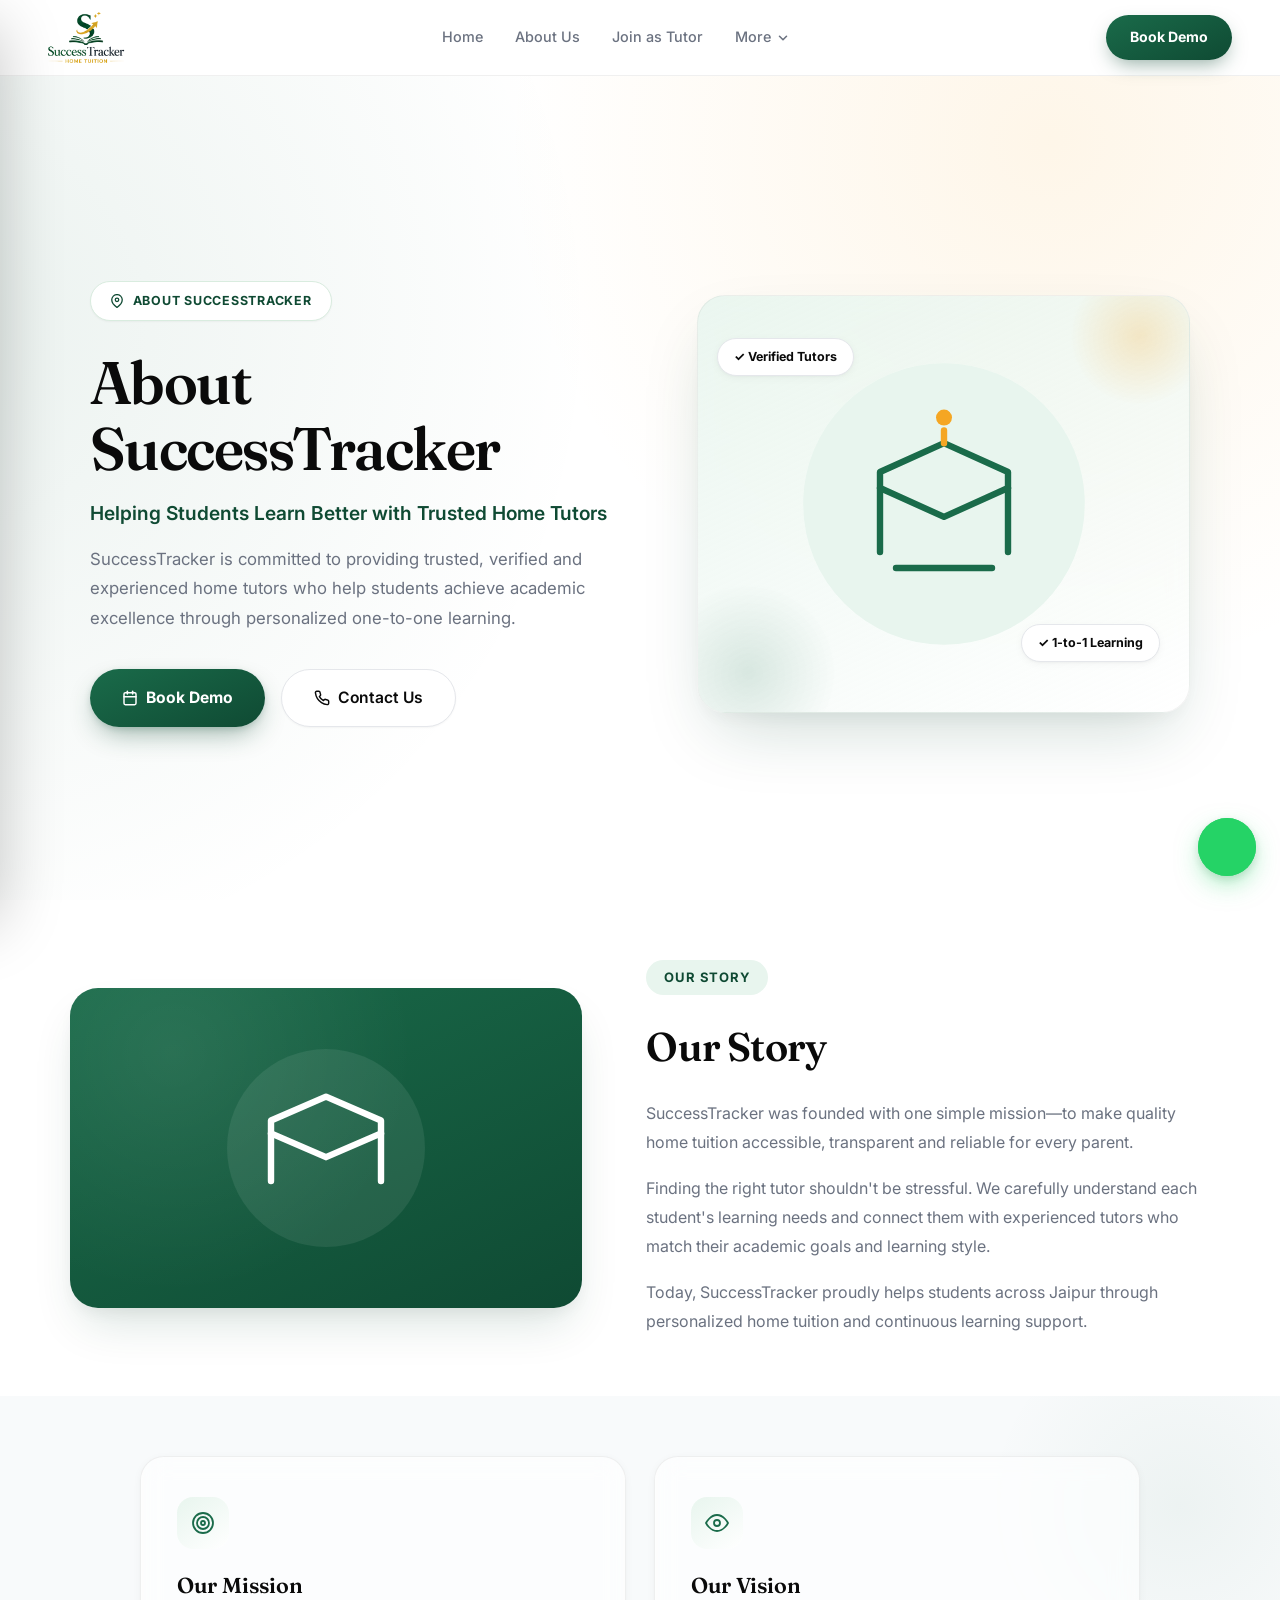
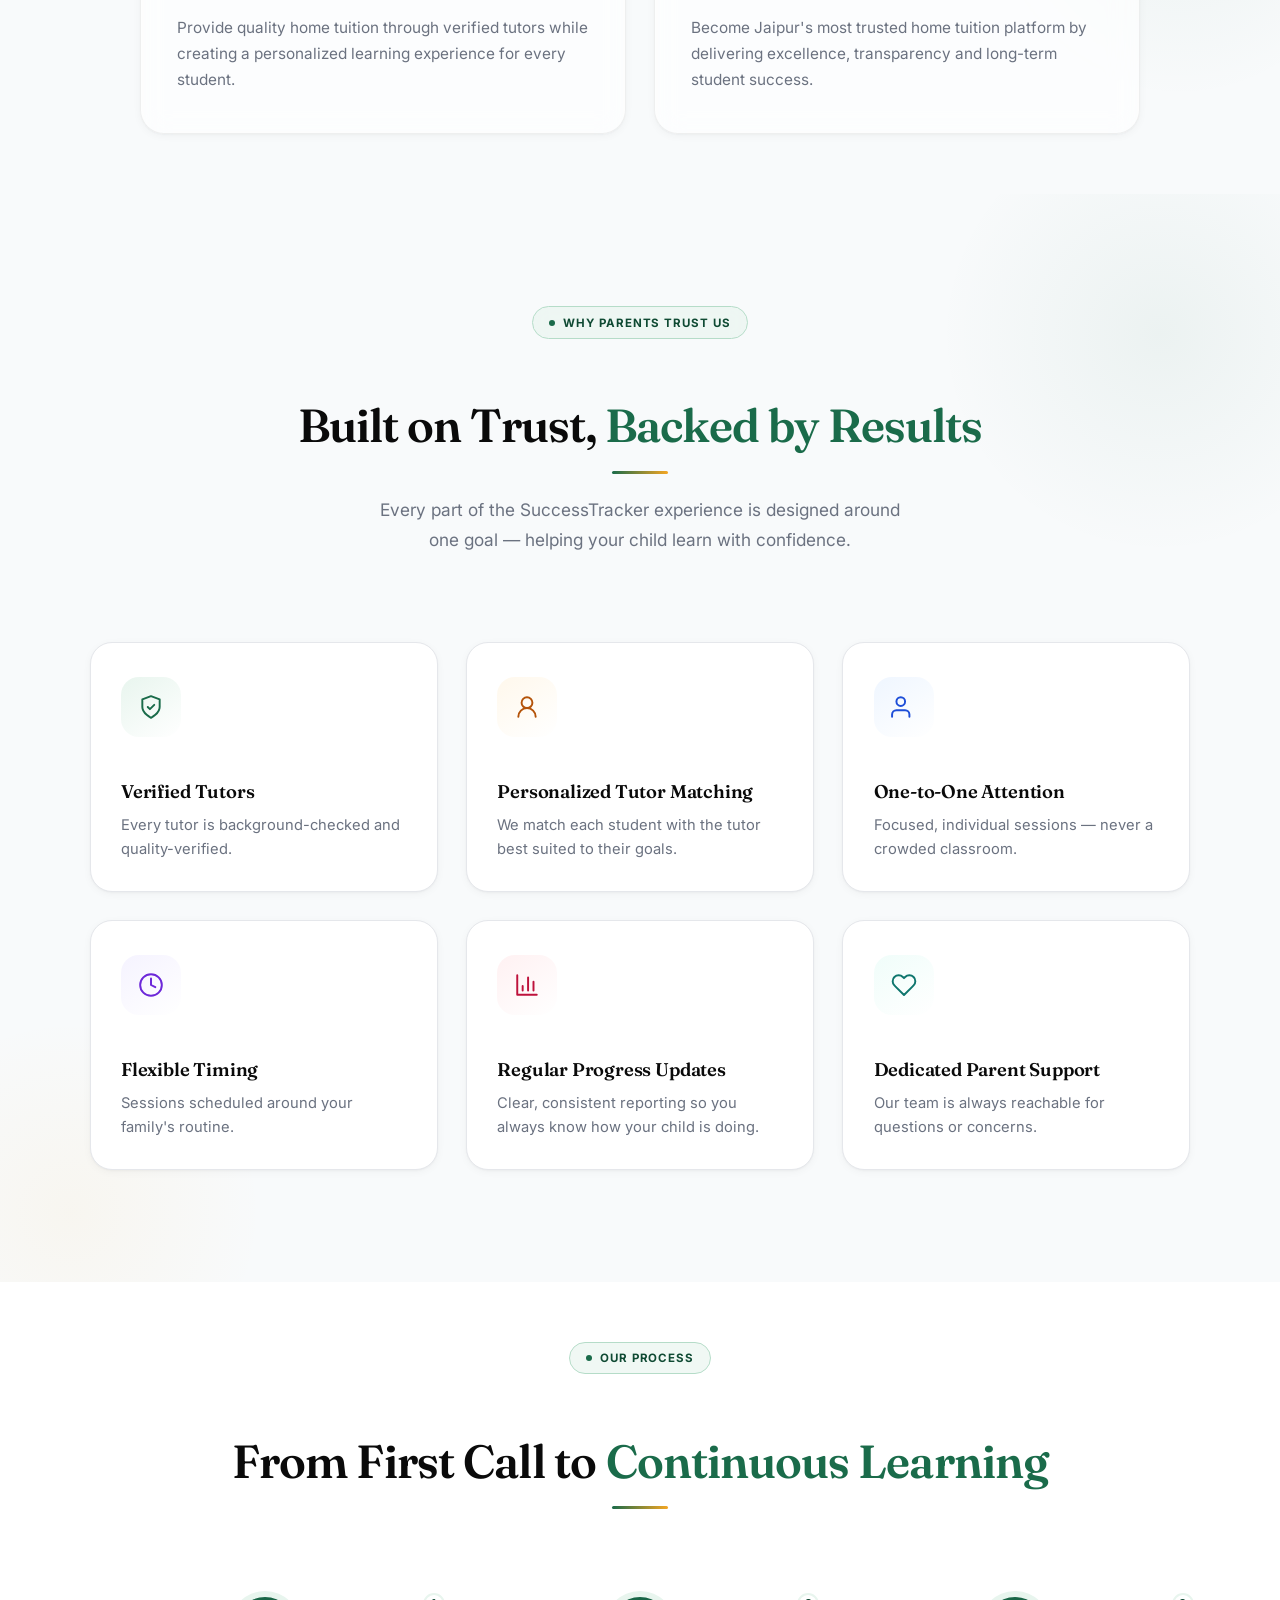
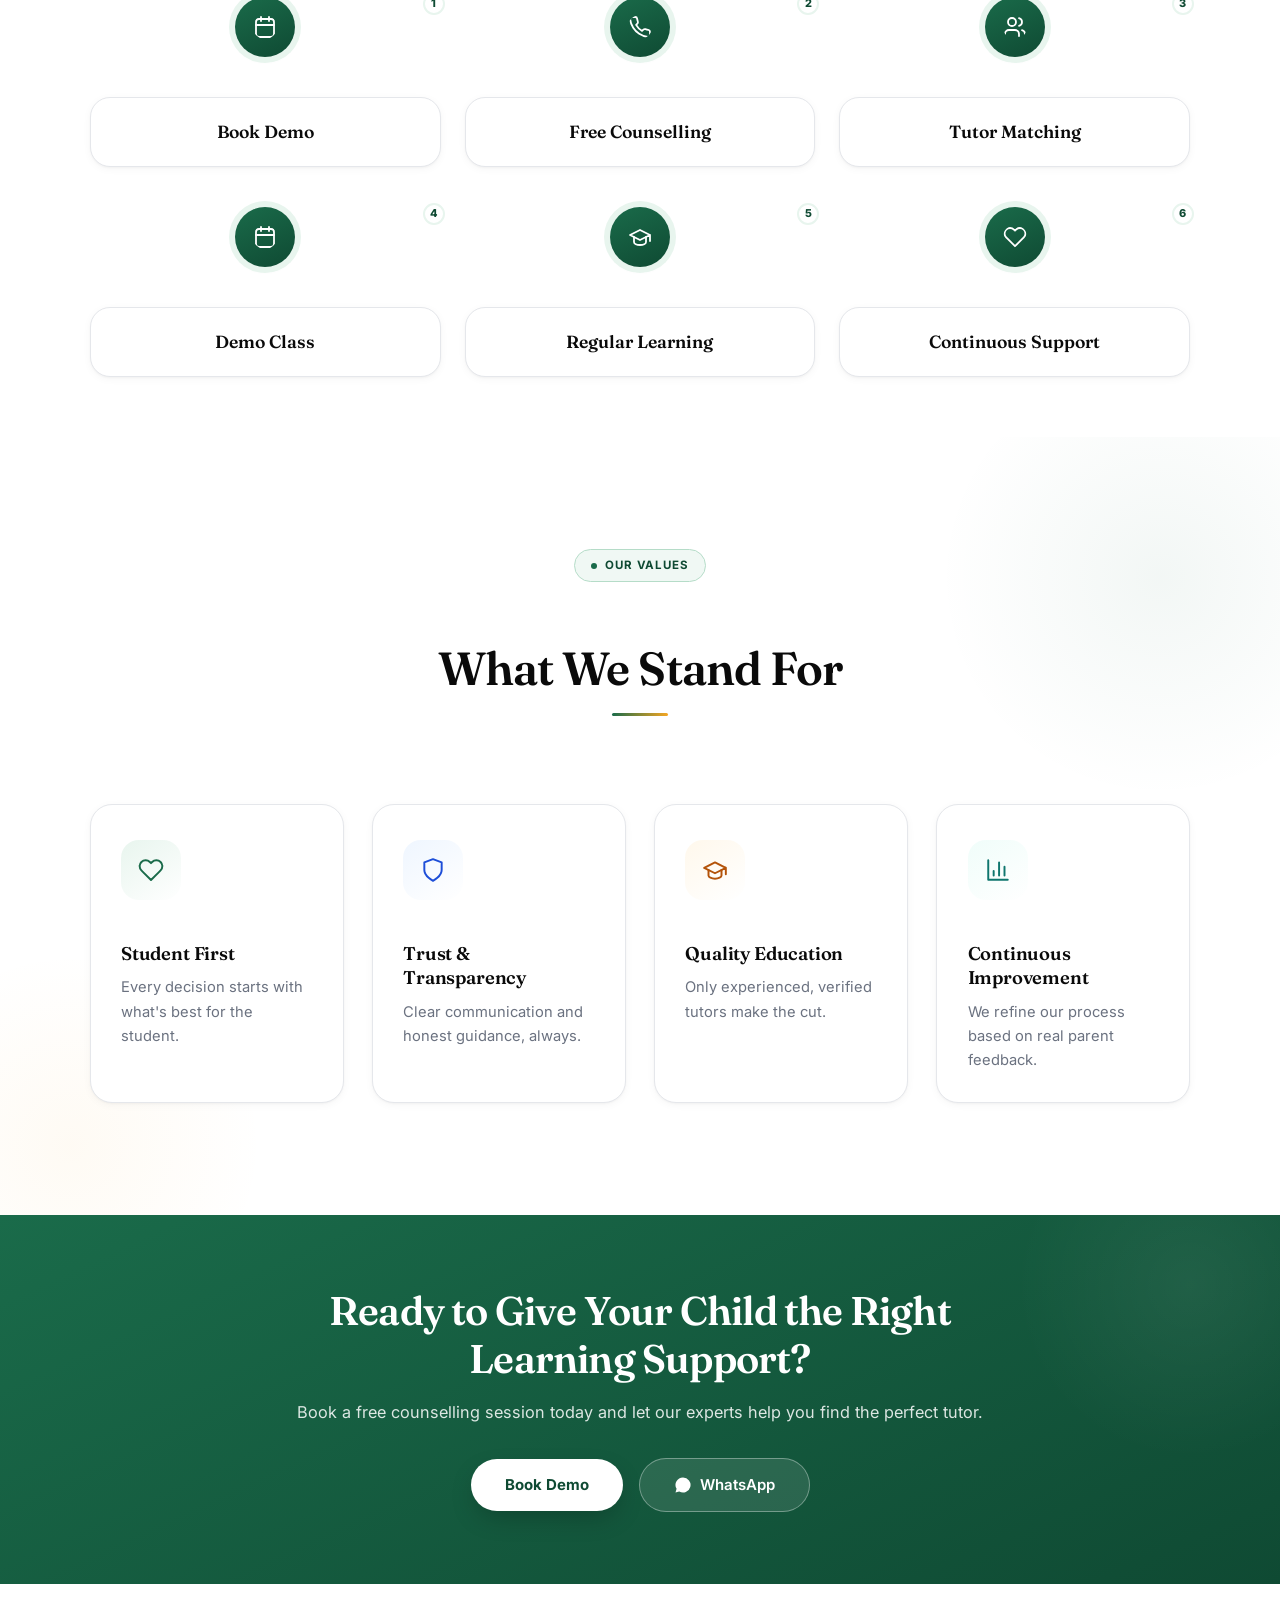
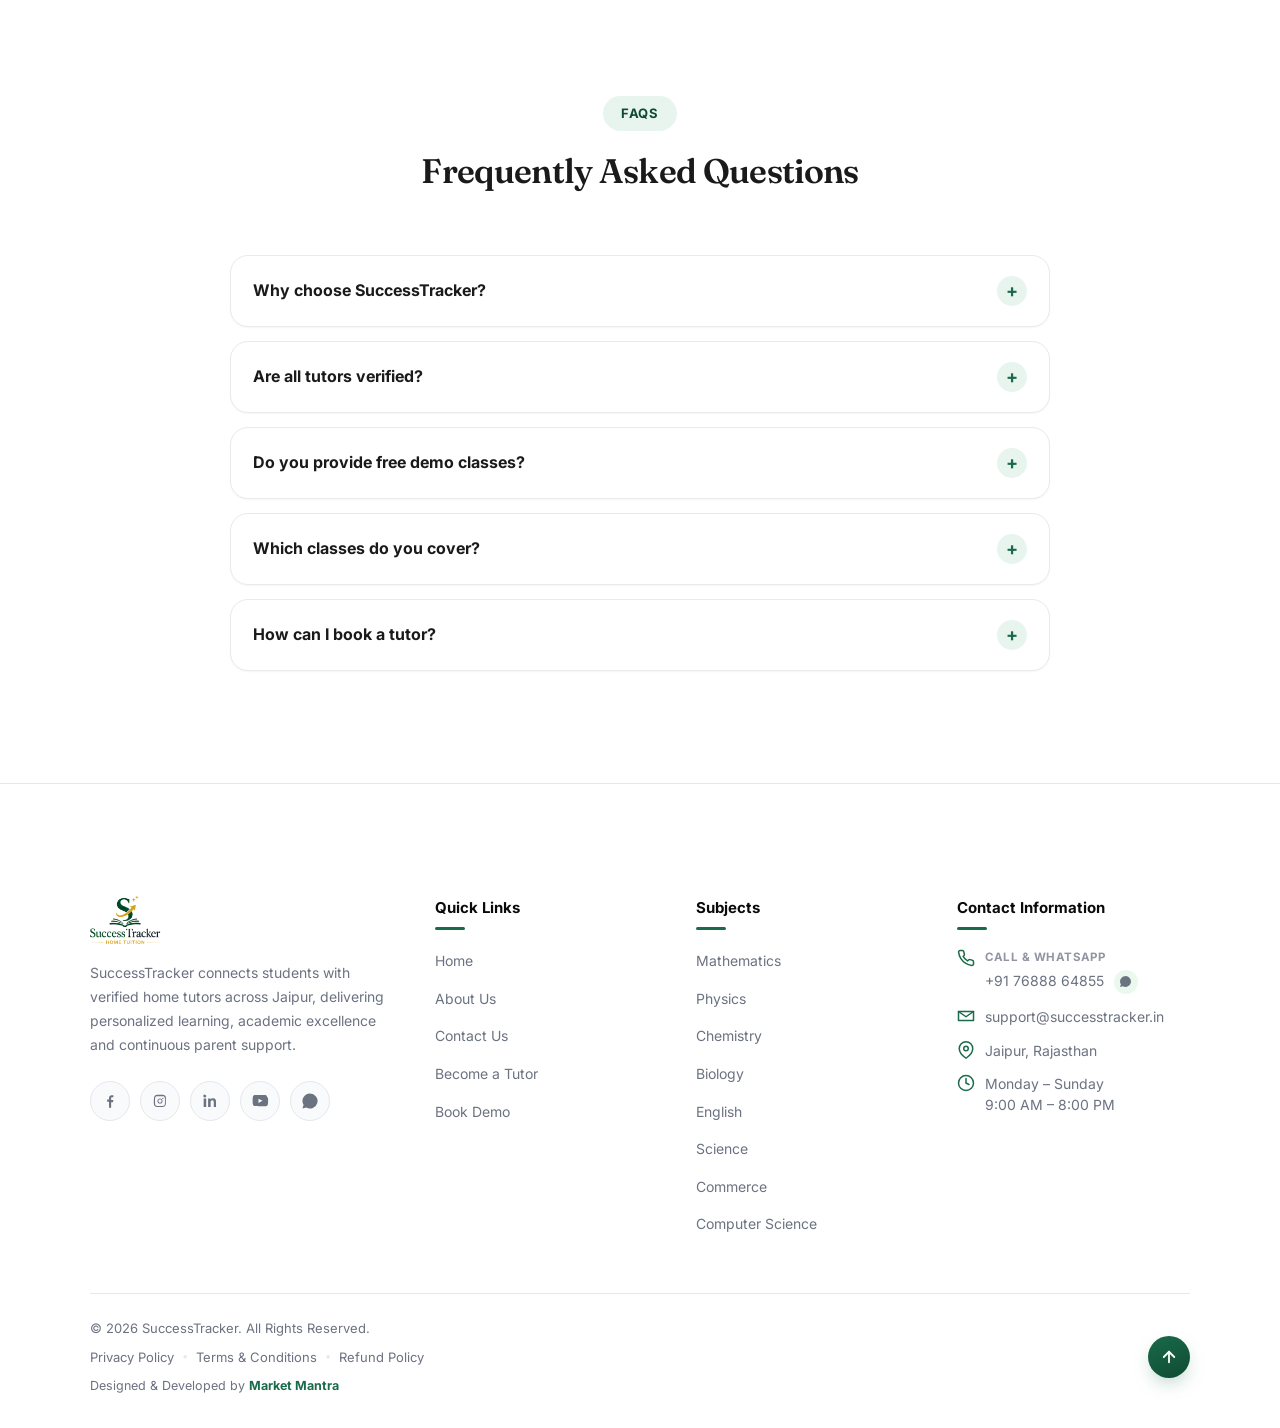
<file: about.html>
<!DOCTYPE html>
<html lang="en">
<head>
  <meta charset="UTF-8" />
  <meta name="viewport" content="width=device-width, initial-scale=1.0" />
  <title>About Us — SuccessTracker | Trusted Home Tuition in Jaipur</title>
  <meta name="description" content="Learn about SuccessTracker's mission to connect Jaipur families with verified, experienced home tutors through personalized, one-to-one learning support." />
  <script type="application/ld+json">
  {
    "@context": "https://schema.org",
    "@type": "EducationalOrganization",
    "name": "SuccessTracker",
    "url": "https://successtracker.in",
    "logo": "https://successtracker.in/assets/logo.png",
    "email": "info@successtracker.in",
    "telephone": "+917688864855",
    "address": {
      "@type": "PostalAddress",
      "addressLocality": "Jaipur",
      "addressRegion": "Rajasthan",
      "addressCountry": "India"
    },
    "areaServed": "Jaipur, Rajasthan",
    "sameAs": []
  }
  </script>
  <link rel="canonical" href="https://successtracker.in/about.html" />
  <meta name="robots" content="index, follow" />
  <meta property="og:type" content="website" />
  <meta property="og:site_name" content="SuccessTracker" />
  <meta property="og:title" content="About Us — SuccessTracker | Trusted Home Tuition in Jaipur" />
  <meta property="og:description" content="Learn about SuccessTracker's mission to connect Jaipur families with verified, experienced home tutors through personalized, one-to-one learning support." />
  <meta property="og:url" content="https://successtracker.in/about.html" />
  <meta property="og:image" content="https://successtracker.in/assets/logo.png" />
  <meta name="twitter:card" content="summary_large_image" />
  <meta name="twitter:title" content="About Us — SuccessTracker | Trusted Home Tuition in Jaipur" />
  <meta name="twitter:description" content="Learn about SuccessTracker's mission to connect Jaipur families with verified, experienced home tutors through personalized, one-to-one learning support." />
  <meta name="twitter:image" content="https://successtracker.in/assets/logo.png" />

  <!-- Favicon -->
  <link rel="icon" href="assets/favicon.ico" sizes="any">
  <link rel="icon"
        type="image/png"
        sizes="32x32"
        href="assets/favicon-32.png">
  <link rel="icon"
        type="image/png"
        sizes="16x16"
        href="assets/favicon-16.png">
  <link rel="apple-touch-icon"
        sizes="180x180"
        href="assets/favicon-180.png">
  <meta name="theme-color" content="#166534">

  <!-- Performance: establish early connection to the backend API used by the demo-booking and counselling forms -->
  <link rel="preconnect" href="https://success-tracker-backend.onrender.com" />

  <!-- Premium typography: Fraunces (display serif for headlines) + Inter (body/UI) -->
  <link rel="preconnect" href="https://fonts.googleapis.com" />
  <link rel="preconnect" href="https://fonts.gstatic.com" crossorigin />
  <link href="https://fonts.googleapis.com/css2?family=Fraunces:ital,wght@0,500;0,600;0,700;1,500;1,600&family=Inter:wght@400;500;600;700;800&display=swap" rel="stylesheet" />

  <!-- Global stylesheet (shared with homepage) -->
  <link rel="stylesheet" href="styles.css" />
  <!-- Google tag (gtag.js) -->
  <script async src="https://www.googletagmanager.com/gtag/js?id=G-RCHWBSGJCZ"></script>
  <script>
    window.dataLayer = window.dataLayer || [];
    function gtag(){dataLayer.push(arguments);}
    gtag('js', new Date());
    gtag('config', 'G-RCHWBSGJCZ');
  </script>
  <!-- Microsoft Clarity -->
<script type="text/javascript">
(function(c,l,a,r,i,t,y){
    c[a]=c[a]||function(){(c[a].q=c[a].q||[]).push(arguments)};
    t=l.createElement(r);t.async=1;t.src="https://www.clarity.ms/tag/"+i;
    y=l.getElementsByTagName(r)[0];y.parentNode.insertBefore(t,y);
})(window, document, "clarity", "script", "xt2odnx6sx");
</script>
</head>
<body>

  <!-- Skip link for keyboard / screen-reader users -->
  <a href="#main-content" class="skip-link">Skip to main content</a>

  <!-- ============================================================
       HEADER & NAVIGATION (reused verbatim from homepage — do not edit)
       ============================================================ -->
<header class="st-header" id="st-header" role="banner">
  <div class="st-nav-inner">

    <!-- Logo -->
    <a href="index.html" class="st-logo" aria-label="SuccessTracker Home">
      <img src="assets/logo.png" alt="SuccessTracker — Home Tuition" class="st-logo-img" />
    </a>

    <!-- Desktop Nav -->
    <nav class="st-desktop-nav" aria-label="Main navigation">
      <ul class="st-nav-list" role="list">

        <li class="st-nav-item">
          <a href="index.html" class="st-nav-link">Home</a>
        </li>

        <li class="st-nav-item">
          <a href="about.html" class="st-nav-link st-active" aria-current="page">About Us</a>
        </li>

        <li class="st-nav-item">
          <a href="index.html#counselling" class="st-nav-link">Join as Tutor</a>
        </li>

        <!-- More Dropdown -->
        <li class="st-nav-item st-has-dropdown">
          <button class="st-nav-link st-dropdown-trigger"
                  aria-haspopup="true"
                  aria-expanded="false"
                  aria-controls="st-more-menu"
                  id="st-more-btn">
            More
            <svg class="st-chevron" viewBox="0 0 16 16" fill="none"
                 aria-hidden="true" width="14" height="14">
              <path d="M4 6l4 4 4-4" stroke="currentColor"
                    stroke-width="1.8" stroke-linecap="round" stroke-linejoin="round"/>
            </svg>
          </button>

          <div class="st-dropdown" id="st-more-menu"
               role="menu" aria-labelledby="st-more-btn">
            <a href="index.html#why-us"      class="st-dropdown-item" role="menuitem">
              <span class="st-di-icon">✦</span>Why Choose Us
            </a>
            <a href="index.html#how"         class="st-dropdown-item" role="menuitem">
              <span class="st-di-icon">⟳</span>How It Works
            </a>
            <a href="index.html#counselling"     class="st-dropdown-item" role="menuitem">
              <span class="st-di-icon">₹</span>Fee Structure
            </a>
            <div class="st-dropdown-divider" role="separator"></div>
            <a href="contact.html"        class="st-dropdown-item" role="menuitem">
              <span class="st-di-icon">📞</span>Contact Us
            </a>
          </div>
        </li>

      </ul>
    </nav>

    <!-- Right Actions -->
    <div class="st-nav-actions">
      <a href="index.html#book" class="st-btn-demo">
        Book Demo
      </a>
      <!-- Hamburger -->
      <button class="st-hamburger" id="st-hamburger"
              aria-label="Open menu" aria-expanded="false"
              aria-controls="st-mobile-menu">
        <span></span>
        <span></span>
        <span></span>
      </button>
    </div>

  </div><!-- /st-nav-inner -->
</header>

<!-- ── MOBILE MENU ── -->
<div class="st-mobile-menu" id="st-mobile-menu"
     role="dialog" aria-modal="true" aria-label="Mobile navigation"
     hidden>
  <div class="st-mob-top">
    <a href="index.html" class="st-logo" onclick="stCloseMenu()" aria-label="SuccessTracker Home">
      <img src="assets/logo.png" alt="SuccessTracker — Home Tuition" class="st-logo-img" />
    </a>
    <button class="st-mob-close" onclick="stCloseMenu()" aria-label="Close menu">
      <svg viewBox="0 0 24 24" fill="none" width="20" height="20">
        <path d="M18 6L6 18M6 6l12 12" stroke="currentColor"
              stroke-width="2" stroke-linecap="round"/>
      </svg>
    </button>
  </div>

  <nav class="st-mob-nav" aria-label="Mobile navigation">
    <a href="index.html"       class="st-mob-link" onclick="stCloseMenu()">🏠 Home</a>
    <a href="about.html"     class="st-mob-link st-active" onclick="stCloseMenu()" aria-current="page">⭐ About Us</a>
    <a href="index.html#how"        class="st-mob-link" onclick="stCloseMenu()">⟳ How It Works</a>
    <a href="index.html#counselling"    class="st-mob-link" onclick="stCloseMenu()">👨‍🏫 Join as Tutor</a>
    <a href="index.html#counselling"    class="st-mob-link" onclick="stCloseMenu()">₹ Fee Structure</a>
    <a href="index.html#counselling" class="st-mob-link" onclick="stCloseMenu()">📞 Free Counselling</a>
    <a href="contact.html"       class="st-mob-link" onclick="stCloseMenu()">🎓 Contact Us</a>
  </nav>

  <div class="st-mob-actions">
    <a href="index.html#book"    class="st-mob-demo-btn" onclick="stCloseMenu()">Book Demo</a>
  </div>

  <p class="st-mob-footer">
    Jaipur's trusted home tuition platform · CBSE · RBSE
  </p>
</div>

<!-- Mobile overlay -->
<div class="st-mob-overlay" id="st-mob-overlay" onclick="stCloseMenu()" hidden></div>

  <main id="main-content">

    <!-- ============================================================
         SECTION 1 — ABOUT HERO
         ============================================================ -->
    <section class="about-hero" id="about-hero" aria-label="About SuccessTracker">
      <div class="about-hero-inner">

        <div class="about-hero-text">
          <span class="about-hero-badge">
            <svg width="14" height="14" viewBox="0 0 24 24" fill="none" stroke="currentColor" stroke-width="2.2" stroke-linecap="round" stroke-linejoin="round" aria-hidden="true"><path d="M21 10c0 7-9 13-9 13s-9-6-9-13a9 9 0 0 1 18 0z"/><circle cx="12" cy="10" r="3"/></svg>
            About SuccessTracker
          </span>

          <h1 class="about-hero-title">About SuccessTracker</h1>
          <p class="about-hero-subtitle">Helping Students Learn Better with Trusted Home Tutors</p>
          <p class="about-hero-desc">
            SuccessTracker is committed to providing trusted, verified and experienced
            home tutors who help students achieve academic excellence through
            personalized one-to-one learning.
          </p>

          <div class="about-hero-actions">
            <a href="index.html#book" class="sh-btn-primary">
              <svg width="16" height="16" viewBox="0 0 24 24" fill="none" stroke="currentColor" stroke-width="2.2" stroke-linecap="round" stroke-linejoin="round" aria-hidden="true"><rect x="3" y="4" width="18" height="18" rx="2"/><line x1="16" y1="2" x2="16" y2="6"/><line x1="8" y1="2" x2="8" y2="6"/><line x1="3" y1="10" x2="21" y2="10"/></svg>
              Book Demo
            </a>
            <a href="index.html#counselling" class="sh-btn-secondary">
              <svg width="16" height="16" viewBox="0 0 24 24" fill="none" stroke="currentColor" stroke-width="2.2" stroke-linecap="round" stroke-linejoin="round" aria-hidden="true"><path d="M22 16.92v3a2 2 0 0 1-2.18 2 19.79 19.79 0 0 1-8.63-3.07 19.5 19.5 0 0 1-6-6 19.79 19.79 0 0 1-3.07-8.67A2 2 0 0 1 4.11 2h3a2 2 0 0 1 2 1.72c.127.96.361 1.903.7 2.81a2 2 0 0 1-.45 2.11L8.09 9.91a16 16 0 0 0 6 6l1.27-1.27a2 2 0 0 1 2.11-.45c.907.339 1.85.573 2.81.7A2 2 0 0 1 22 16.92z"/></svg>
              Contact Us
            </a>
          </div>
        </div>

        <div class="about-hero-visual">
          <div class="about-hero-illustration">
            <span class="about-float-chip about-float-chip-1">✓ Verified Tutors</span>
            <span class="about-float-chip about-float-chip-2">✓ 1-to-1 Learning</span>
            <svg viewBox="0 0 200 200" fill="none" xmlns="http://www.w3.org/2000/svg" aria-hidden="true">
              <circle cx="100" cy="100" r="88" fill="#e8f5ee"/>
              <path d="M60 130V80l40-18 40 18v50" stroke="#1a6b4a" stroke-width="4" stroke-linecap="round" stroke-linejoin="round"/>
              <path d="M60 90l40 18 40-18" stroke="#1a6b4a" stroke-width="4" stroke-linecap="round" stroke-linejoin="round"/>
              <path d="M100 62v-8" stroke="#f5a623" stroke-width="4" stroke-linecap="round"/>
              <circle cx="100" cy="46" r="5" fill="#f5a623"/>
              <path d="M70 140h60" stroke="#1a6b4a" stroke-width="4" stroke-linecap="round"/>
            </svg>
          </div>
        </div>

      </div>
    </section>


    <!-- ============================================================
         SECTION 2 — OUR STORY
         ============================================================ -->
    <section class="about-story" id="our-story" aria-labelledby="story-heading">
      <div class="about-story-inner">

        <div class="about-story-visual">
          <svg viewBox="0 0 120 120" fill="none" aria-hidden="true">
            <circle cx="60" cy="60" r="54" fill="rgba(255,255,255,.08)"/>
            <path d="M30 78V45l30-13 30 13v33" stroke="#ffffff" stroke-width="3.5" stroke-linecap="round" stroke-linejoin="round"/>
            <path d="M30 52l30 13 30-13" stroke="#ffffff" stroke-width="3.5" stroke-linecap="round" stroke-linejoin="round"/>
          </svg>
        </div>

        <div class="about-story-content">
          <span class="about-story-eyebrow">Our Story</span>
          <h2 class="about-story-title" id="story-heading">Our Story</h2>
          <div class="about-story-text">
            <p>
              SuccessTracker was founded with one simple mission—to make quality home
              tuition accessible, transparent and reliable for every parent.
            </p>
            <p>
              Finding the right tutor shouldn't be stressful. We carefully understand
              each student's learning needs and connect them with experienced tutors
              who match their academic goals and learning style.
            </p>
            <p>
              Today, SuccessTracker proudly helps students across Jaipur through
              personalized home tuition and continuous learning support.
            </p>
          </div>
        </div>

      </div>
    </section>


    <!-- ============================================================
         SECTION 3 — MISSION & VISION
         ============================================================ -->
    <section class="about-mv" id="mission-vision" aria-label="Our Mission and Vision">
      <div class="about-mv-inner">

        <article class="about-mv-card">
          <div class="about-mv-icon" aria-hidden="true">
            <svg viewBox="0 0 24 24" fill="none" stroke="currentColor" stroke-width="1.8" stroke-linecap="round" stroke-linejoin="round"><circle cx="12" cy="12" r="10"/><circle cx="12" cy="12" r="6"/><circle cx="12" cy="12" r="2"/></svg>
          </div>
          <h3 class="about-mv-title">Our Mission</h3>
          <p class="about-mv-text">
            Provide quality home tuition through verified tutors while creating a
            personalized learning experience for every student.
          </p>
        </article>

        <article class="about-mv-card">
          <div class="about-mv-icon" aria-hidden="true">
            <svg viewBox="0 0 24 24" fill="none" stroke="currentColor" stroke-width="1.8" stroke-linecap="round" stroke-linejoin="round"><path d="M1 12s4-8 11-8 11 8 11 8-4 8-11 8-11-8-11-8z"/><circle cx="12" cy="12" r="3"/></svg>
          </div>
          <h3 class="about-mv-title">Our Vision</h3>
          <p class="about-mv-text">
            Become Jaipur's most trusted home tuition platform by delivering
            excellence, transparency and long-term student success.
          </p>
        </article>

      </div>
    </section>


    <!-- ============================================================
         SECTION 4 — WHY PARENTS TRUST US (reuses homepage .sw-* card system)
         ============================================================ -->
    <section class="sw-section" id="why-trust-us" aria-labelledby="trust-heading">
      <div class="sw-inner">

        <div class="sw-header">
          <div class="sw-eyebrow" aria-hidden="true">Why Parents Trust Us</div>
          <h2 class="sw-title" id="trust-heading">
            Built on Trust, <span class="sw-title-accent">Backed by Results</span>
          </h2>
          <div class="sw-header-rule" aria-hidden="true"></div>
          <p class="sw-subtitle">
            Every part of the SuccessTracker experience is designed around one goal —
            helping your child learn with confidence.
          </p>
        </div>

        <div class="sw-grid" role="list">

          <article class="sw-card" role="listitem">
            <div class="sw-card-icon sw-icon-green" aria-hidden="true">
              <svg viewBox="0 0 24 24" fill="none" stroke="currentColor" stroke-width="1.8" stroke-linecap="round" stroke-linejoin="round"><path d="M12 22s8-4 8-10V5l-8-3-8 3v7c0 6 8 10 8 10z"/><polyline points="9 12 11 14 15 10"/></svg>
            </div>
            <div class="sw-card-body">
              <h3 class="sw-card-title">Verified Tutors</h3>
              <p class="sw-card-desc">Every tutor is background-checked and quality-verified.</p>
            </div>
          </article>

          <article class="sw-card" role="listitem">
            <div class="sw-card-icon sw-icon-amber" aria-hidden="true">
              <svg viewBox="0 0 24 24" fill="none" stroke="currentColor" stroke-width="1.8" stroke-linecap="round" stroke-linejoin="round"><circle cx="12" cy="8" r="5"/><path d="M20 21a8 8 0 0 0-16 0"/></svg>
            </div>
            <div class="sw-card-body">
              <h3 class="sw-card-title">Personalized Tutor Matching</h3>
              <p class="sw-card-desc">We match each student with the tutor best suited to their goals.</p>
            </div>
          </article>

          <article class="sw-card" role="listitem">
            <div class="sw-card-icon sw-icon-blue" aria-hidden="true">
              <svg viewBox="0 0 24 24" fill="none" stroke="currentColor" stroke-width="1.8" stroke-linecap="round" stroke-linejoin="round"><path d="M17 21v-2a4 4 0 0 0-4-4H5a4 4 0 0 0-4 4v2"/><circle cx="9" cy="7" r="4"/></svg>
            </div>
            <div class="sw-card-body">
              <h3 class="sw-card-title">One-to-One Attention</h3>
              <p class="sw-card-desc">Focused, individual sessions — never a crowded classroom.</p>
            </div>
          </article>

          <article class="sw-card" role="listitem">
            <div class="sw-card-icon sw-icon-purple" aria-hidden="true">
              <svg viewBox="0 0 24 24" fill="none" stroke="currentColor" stroke-width="1.8" stroke-linecap="round" stroke-linejoin="round"><circle cx="12" cy="12" r="10"/><polyline points="12 6 12 12 16 14"/></svg>
            </div>
            <div class="sw-card-body">
              <h3 class="sw-card-title">Flexible Timing</h3>
              <p class="sw-card-desc">Sessions scheduled around your family's routine.</p>
            </div>
          </article>

          <article class="sw-card" role="listitem">
            <div class="sw-card-icon sw-icon-rose" aria-hidden="true">
              <svg viewBox="0 0 24 24" fill="none" stroke="currentColor" stroke-width="1.8" stroke-linecap="round" stroke-linejoin="round"><path d="M3 3v18h18"/><path d="M18 17V9M13 17V5M8 17v-4"/></svg>
            </div>
            <div class="sw-card-body">
              <h3 class="sw-card-title">Regular Progress Updates</h3>
              <p class="sw-card-desc">Clear, consistent reporting so you always know how your child is doing.</p>
            </div>
          </article>

          <article class="sw-card" role="listitem">
            <div class="sw-card-icon sw-icon-teal" aria-hidden="true">
              <svg viewBox="0 0 24 24" fill="none" stroke="currentColor" stroke-width="1.8" stroke-linecap="round" stroke-linejoin="round"><path d="M20.84 4.61a5.5 5.5 0 0 0-7.78 0L12 5.67l-1.06-1.06a5.5 5.5 0 0 0-7.78 7.78l1.06 1.06L12 21.23l7.78-7.78 1.06-1.06a5.5 5.5 0 0 0 0-7.78z"/></svg>
            </div>
            <div class="sw-card-body">
              <h3 class="sw-card-title">Dedicated Parent Support</h3>
              <p class="sw-card-desc">Our team is always reachable for questions or concerns.</p>
            </div>
          </article>

        </div>
      </div>
    </section>


    <!-- ============================================================
         SECTION 5 — OUR PROCESS
         ============================================================ -->
    <section class="about-process" id="our-process" aria-labelledby="process-heading">
      <div class="about-process-inner">

        <div class="sw-header">
          <div class="sw-eyebrow" aria-hidden="true">Our Process</div>
          <h2 class="sw-title" id="process-heading">
            From First Call to <span class="sw-title-accent">Continuous Learning</span>
          </h2>
          <div class="sw-header-rule" aria-hidden="true"></div>
        </div>

        <div class="about-process-timeline">

          <div class="about-process-step">
            <div class="about-process-marker">
              <span class="about-process-num">1</span>
              <svg class="about-process-icon" viewBox="0 0 24 24" fill="none" stroke="currentColor" stroke-width="1.8" stroke-linecap="round" stroke-linejoin="round" aria-hidden="true"><rect x="3" y="4" width="18" height="18" rx="3"/><line x1="16" y1="2" x2="16" y2="6"/><line x1="8" y1="2" x2="8" y2="6"/><line x1="3" y1="10" x2="21" y2="10"/></svg>
            </div>
            <div class="about-process-card">
              <h3 class="about-process-title">Book Demo</h3>
            </div>
          </div>

          <div class="about-process-step">
            <div class="about-process-marker">
              <span class="about-process-num">2</span>
              <svg class="about-process-icon" viewBox="0 0 24 24" fill="none" stroke="currentColor" stroke-width="1.8" stroke-linecap="round" stroke-linejoin="round" aria-hidden="true"><path d="M22 16.92v3a2 2 0 0 1-2.18 2 19.79 19.79 0 0 1-8.63-3.07 19.5 19.5 0 0 1-6-6 19.79 19.79 0 0 1-3.07-8.67A2 2 0 0 1 4.11 2h3a2 2 0 0 1 2 1.72c.127.96.361 1.903.7 2.81a2 2 0 0 1-.45 2.11L8.09 9.91a16 16 0 0 0 6 6l1.27-1.27a2 2 0 0 1 2.11-.45c.907.339 1.85.573 2.81.7A2 2 0 0 1 22 16.92z"/></svg>
            </div>
            <div class="about-process-card">
              <h3 class="about-process-title">Free Counselling</h3>
            </div>
          </div>

          <div class="about-process-step">
            <div class="about-process-marker">
              <span class="about-process-num">3</span>
              <svg class="about-process-icon" viewBox="0 0 24 24" fill="none" stroke="currentColor" stroke-width="1.8" stroke-linecap="round" stroke-linejoin="round" aria-hidden="true"><path d="M16 21v-2a4 4 0 0 0-4-4H6a4 4 0 0 0-4 4v2"/><circle cx="9" cy="7" r="4"/><path d="M22 21v-2a4 4 0 0 0-3-3.87"/><path d="M16 3.13a4 4 0 0 1 0 7.75"/></svg>
            </div>
            <div class="about-process-card">
              <h3 class="about-process-title">Tutor Matching</h3>
            </div>
          </div>

          <div class="about-process-step">
            <div class="about-process-marker">
              <span class="about-process-num">4</span>
              <svg class="about-process-icon" viewBox="0 0 24 24" fill="none" stroke="currentColor" stroke-width="1.8" stroke-linecap="round" stroke-linejoin="round" aria-hidden="true"><rect x="3" y="4" width="18" height="18" rx="3"/><line x1="16" y1="2" x2="16" y2="6"/><line x1="8" y1="2" x2="8" y2="6"/><line x1="3" y1="10" x2="21" y2="10"/></svg>
            </div>
            <div class="about-process-card">
              <h3 class="about-process-title">Demo Class</h3>
            </div>
          </div>

          <div class="about-process-step">
            <div class="about-process-marker">
              <span class="about-process-num">5</span>
              <svg class="about-process-icon" viewBox="0 0 24 24" fill="none" stroke="currentColor" stroke-width="1.8" stroke-linecap="round" stroke-linejoin="round" aria-hidden="true"><path d="M22 10v6M2 10l10-5 10 5-10 5-10-5z"/><path d="M6 12v5c0 1.66 2.69 3 6 3s6-1.34 6-3v-5"/></svg>
            </div>
            <div class="about-process-card">
              <h3 class="about-process-title">Regular Learning</h3>
            </div>
          </div>

          <div class="about-process-step">
            <div class="about-process-marker">
              <span class="about-process-num">6</span>
              <svg class="about-process-icon" viewBox="0 0 24 24" fill="none" stroke="currentColor" stroke-width="1.8" stroke-linecap="round" stroke-linejoin="round" aria-hidden="true"><path d="M20.84 4.61a5.5 5.5 0 0 0-7.78 0L12 5.67l-1.06-1.06a5.5 5.5 0 0 0-7.78 7.78l1.06 1.06L12 21.23l7.78-7.78 1.06-1.06a5.5 5.5 0 0 0 0-7.78z"/></svg>
            </div>
            <div class="about-process-card">
              <h3 class="about-process-title">Continuous Support</h3>
            </div>
          </div>

        </div>
      </div>
    </section>


    <!-- ============================================================
         SECTION 6 — OUR VALUES (reuses homepage .sw-card, new grid)
         ============================================================ -->
    <section class="sw-section" id="our-values" aria-labelledby="values-heading" style="background:var(--white);">
      <div class="sw-inner">

        <div class="sw-header">
          <div class="sw-eyebrow" aria-hidden="true">Our Values</div>
          <h2 class="sw-title" id="values-heading">What We Stand For</h2>
          <div class="sw-header-rule" aria-hidden="true"></div>
        </div>

        <div class="sw-grid about-values-grid" role="list">

          <article class="sw-card" role="listitem">
            <div class="sw-card-icon sw-icon-green" aria-hidden="true">
              <svg viewBox="0 0 24 24" fill="none" stroke="currentColor" stroke-width="1.8" stroke-linecap="round" stroke-linejoin="round"><path d="M20.84 4.61a5.5 5.5 0 0 0-7.78 0L12 5.67l-1.06-1.06a5.5 5.5 0 0 0-7.78 7.78l1.06 1.06L12 21.23l7.78-7.78 1.06-1.06a5.5 5.5 0 0 0 0-7.78z"/></svg>
            </div>
            <div class="sw-card-body">
              <h3 class="sw-card-title">Student First</h3>
              <p class="sw-card-desc">Every decision starts with what's best for the student.</p>
            </div>
          </article>

          <article class="sw-card" role="listitem">
            <div class="sw-card-icon sw-icon-blue" aria-hidden="true">
              <svg viewBox="0 0 24 24" fill="none" stroke="currentColor" stroke-width="1.8" stroke-linecap="round" stroke-linejoin="round"><path d="M12 22s8-4 8-10V5l-8-3-8 3v7c0 6 8 10 8 10z"/></svg>
            </div>
            <div class="sw-card-body">
              <h3 class="sw-card-title">Trust &amp; Transparency</h3>
              <p class="sw-card-desc">Clear communication and honest guidance, always.</p>
            </div>
          </article>

          <article class="sw-card" role="listitem">
            <div class="sw-card-icon sw-icon-amber" aria-hidden="true">
              <svg viewBox="0 0 24 24" fill="none" stroke="currentColor" stroke-width="1.8" stroke-linecap="round" stroke-linejoin="round"><path d="M22 10v6M2 10l10-5 10 5-10 5-10-5z"/><path d="M6 12v5c0 1.66 2.69 3 6 3s6-1.34 6-3v-5"/></svg>
            </div>
            <div class="sw-card-body">
              <h3 class="sw-card-title">Quality Education</h3>
              <p class="sw-card-desc">Only experienced, verified tutors make the cut.</p>
            </div>
          </article>

          <article class="sw-card" role="listitem">
            <div class="sw-card-icon sw-icon-teal" aria-hidden="true">
              <svg viewBox="0 0 24 24" fill="none" stroke="currentColor" stroke-width="1.8" stroke-linecap="round" stroke-linejoin="round"><path d="M3 3v18h18"/><path d="M18 17V9M13 17V5M8 17v-4"/></svg>
            </div>
            <div class="sw-card-body">
              <h3 class="sw-card-title">Continuous Improvement</h3>
              <p class="sw-card-desc">We refine our process based on real parent feedback.</p>
            </div>
          </article>

        </div>
      </div>
    </section>


    <!-- ============================================================
         SECTION 7 — FINAL CTA (reuses homepage .prefooter-cta)
         ============================================================ -->
    <section class="prefooter-cta" aria-labelledby="about-cta-heading">
      <div class="prefooter-inner">
        <h2 class="prefooter-heading" id="about-cta-heading">
          Ready to Give Your Child the Right Learning Support?
        </h2>
        <p class="prefooter-text">
          Book a free counselling session today and let our experts help you find the perfect tutor.
        </p>
        <div class="prefooter-actions">
          <a href="index.html#book" class="prefooter-btn-primary">
            Book Demo
          </a>
          <a href="https://wa.me/917688864855" target="_blank" rel="noopener noreferrer" class="prefooter-btn-secondary">
            <svg width="18" height="18" viewBox="0 0 24 24" fill="currentColor" aria-hidden="true"><path d="M17.5 14.4c-.3-.15-1.7-.85-2-.95-.3-.1-.5-.15-.7.15-.2.3-.8.95-1 1.15-.2.2-.35.2-.65.05-.3-.15-1.3-.5-2.5-1.55-.9-.8-1.55-1.8-1.7-2.1-.2-.3 0-.45.15-.6.15-.15.3-.35.45-.5.15-.2.2-.3.3-.5.1-.2.05-.4 0-.55-.05-.15-.65-1.6-.9-2.2-.25-.55-.5-.5-.7-.5-.2 0-.4-.05-.6-.05-.2 0-.55.1-.85.4-.3.3-1.1 1.05-1.1 2.6s1.15 3.05 1.3 3.25c.15.2 2.25 3.5 5.5 4.75.8.3 1.4.5 1.9.65.8.25 1.5.2 2.1.15.65-.1 1.95-.8 2.2-1.55.3-.75.3-1.4.2-1.55-.1-.15-.3-.2-.6-.35z"/><path d="M12 2a10 10 0 0 0-8.55 15.15L2 22l4.95-1.4A10 10 0 1 0 12 2z"/></svg>
            WhatsApp
          </a>
        </div>
      </div>
    </section>


    <!-- ============================================================
         SECTION 8 — FAQ (reuses homepage .faq-* accordion system)
         ============================================================ -->
    <section class="faq-section" id="about-faq-section">
      <div class="faq-container">

        <div class="faq-heading">
          <span class="faq-tag">FAQs</span>
          <h2 class="faq-title">Frequently Asked Questions</h2>
        </div>

        <div class="faq-accordion">

          <div class="faq-item">
            <button class="faq-question" aria-expanded="false">
              <span>Why choose SuccessTracker?</span>
              <span class="faq-icon">+</span>
            </button>
            <div class="faq-answer">
              <p>
                We connect you with verified, experienced tutors and provide personal,
                one-to-one attention with continuous progress updates — so you always
                know how your child is doing.
              </p>
            </div>
          </div>

          <div class="faq-item">
            <button class="faq-question" aria-expanded="false">
              <span>Are all tutors verified?</span>
              <span class="faq-icon">+</span>
            </button>
            <div class="faq-answer">
              <p>
                Yes. Every tutor goes through a background check, document verification
                and a subject knowledge assessment before joining SuccessTracker.
              </p>
            </div>
          </div>

          <div class="faq-item">
            <button class="faq-question" aria-expanded="false">
              <span>Do you provide free demo classes?</span>
              <span class="faq-icon">+</span>
            </button>
            <div class="faq-answer">
              <p>
                Yes, the first demo class is completely free with no obligation, so you
                can evaluate the tutor before enrolling in regular sessions.
              </p>
            </div>
          </div>

          <div class="faq-item">
            <button class="faq-question" aria-expanded="false">
              <span>Which classes do you cover?</span>
              <span class="faq-icon">+</span>
            </button>
            <div class="faq-answer">
              <p>
                We provide home tuition for students from Nursery to Class 12, covering
                CBSE, RBSE and other major boards.
              </p>
            </div>
          </div>

          <div class="faq-item">
            <button class="faq-question" aria-expanded="false">
              <span>How can I book a tutor?</span>
              <span class="faq-icon">+</span>
            </button>
            <div class="faq-answer">
              <p>
                Click "Book Demo" anywhere on this page or contact our team directly —
                we'll schedule a free demo class and take it from there.
              </p>
            </div>
          </div>

        </div>
      </div>
    </section>

  </main>

  <!-- ============================================================
       FOOTER (reused verbatim from homepage — do not edit)
       ============================================================ -->
<footer class="site-footer" id="site-footer">
  <div class="footer-container">

    <!-- Top Area -->
    <div class="footer-top">

      <!-- Brand Column -->
      <div class="footer-col footer-brand-col">
        <a href="index.html" class="footer-logo-link" aria-label="SuccessTracker Home">
          <img src="assets/logo.png" alt="SuccessTracker — Home Tuition" class="footer-logo-img" />
        </a>
        <p class="footer-tagline">
          SuccessTracker connects students with verified home tutors across
          Jaipur, delivering personalized learning, academic excellence and
          continuous parent support.
        </p>

        <!-- Social Icons -->
        <div class="footer-social">
          <a href="#" class="footer-social-icon" aria-label="Facebook" target="_blank" rel="noopener noreferrer">
            <svg viewBox="0 0 24 24" width="18" height="18" fill="currentColor">
              <path d="M13.5 21v-7.5h2.5l.4-3H13.5V8.4c0-.87.24-1.46 1.49-1.46H16.5V4.3c-.26-.04-1.14-.11-2.17-.11-2.15 0-3.62 1.31-3.62 3.72v2.08H8.2v3h2.51V21h2.79z"/>
            </svg>
          </a>
          <a href="#" class="footer-social-icon" aria-label="Instagram" target="_blank" rel="noopener noreferrer">
            <svg viewBox="0 0 24 24" width="18" height="18" fill="currentColor">
              <path d="M12 8.6a3.4 3.4 0 1 0 0 6.8 3.4 3.4 0 0 0 0-6.8zm0 5.6a2.2 2.2 0 1 1 0-4.4 2.2 2.2 0 0 1 0 4.4zm4.6-5.7a.8.8 0 1 1-1.6 0 .8.8 0 0 1 1.6 0zM20 8.14c-.06-1.2-.33-2.27-1.2-3.14-.87-.87-1.94-1.14-3.14-1.2C14.44 3.74 9.56 3.74 8.34 3.8c-1.2.06-2.27.33-3.14 1.2-.87.87-1.14 1.94-1.2 3.14C3.74 9.56 3.74 14.44 3.8 15.66c.06 1.2.33 2.27 1.2 3.14.87.87 1.94 1.14 3.14 1.2 1.22.06 6.1.06 7.32 0 1.2-.06 2.27-.33 3.14-1.2.87-.87 1.14-1.94 1.2-3.14.06-1.22.06-6.1 0-7.32zM18.3 17c-.26.66-.77 1.17-1.43 1.43-.99.39-3.34.3-4.87.3s-3.89.09-4.87-.3A2.55 2.55 0 0 1 5.7 17c-.39-.99-.3-3.34-.3-4.87s-.09-3.89.3-4.87c.26-.66.77-1.17 1.43-1.43.99-.39 3.34-.3 4.87-.3s3.89-.09 4.87.3c.66.26 1.17.77 1.43 1.43.39.99.3 3.34.3 4.87s.09 3.89-.3 4.87z"/>
            </svg>
          </a>
          <a href="#" class="footer-social-icon" aria-label="LinkedIn" target="_blank" rel="noopener noreferrer">
            <svg viewBox="0 0 24 24" width="18" height="18" fill="currentColor">
              <path d="M6.94 8.5H3.56V20h3.38V8.5zM5.25 3.5A1.96 1.96 0 1 0 5.28 7.4a1.96 1.96 0 0 0-.03-3.9zM20.44 20h-3.38v-5.9c0-1.41-.03-3.22-1.96-3.22-1.97 0-2.27 1.54-2.27 3.12V20H9.45V8.5h3.24v1.57h.05c.45-.85 1.56-1.75 3.21-1.75 3.43 0 4.06 2.26 4.06 5.2V20z"/>
            </svg>
          </a>
          <a href="#" class="footer-social-icon" aria-label="YouTube" target="_blank" rel="noopener noreferrer">
            <svg viewBox="0 0 24 24" width="18" height="18" fill="currentColor">
              <path d="M21.6 7.2s-.21-1.5-.87-2.16c-.83-.87-1.76-.87-2.19-.92C15.44 4 12 4 12 4h-.01s-3.44 0-6.54.12c-.43.05-1.36.05-2.19.92C2.6 5.7 2.4 7.2 2.4 7.2S2.2 8.94 2.2 10.67v1.56c0 1.73.2 3.47.2 3.47s.2 1.5.87 2.16c.83.87 1.92.84 2.4.93 1.74.17 7.33.22 7.33.22s3.44-.01 6.54-.13c.43-.05 1.36-.05 2.19-.92.66-.66.87-2.16.87-2.16s.2-1.74.2-3.47v-1.56c0-1.73-.2-3.47-.2-3.47zM9.98 14.5v-5.6l5.4 2.81-5.4 2.79z"/>
            </svg>
          </a>
          <a href="https://wa.me/917688864855" class="footer-social-icon footer-social-icon-whatsapp" aria-label="WhatsApp" target="_blank" rel="noopener noreferrer">
            <svg viewBox="0 0 24 24" width="18" height="18" fill="currentColor">
              <path d="M17.5 14.4c-.3-.15-1.7-.85-2-.95-.3-.1-.5-.15-.7.15-.2.3-.8.95-1 1.15-.2.2-.35.2-.65.05-.3-.15-1.3-.5-2.5-1.55-.9-.8-1.55-1.8-1.7-2.1-.2-.3 0-.45.15-.6.15-.15.3-.35.45-.5.15-.2.2-.3.3-.5.1-.2.05-.4 0-.55-.05-.15-.65-1.6-.9-2.2-.25-.55-.5-.5-.7-.5-.2 0-.4-.05-.6-.05-.2 0-.55.1-.85.4-.3.3-1.1 1.05-1.1 2.6s1.15 3.05 1.3 3.25c.15.2 2.25 3.5 5.5 4.75.8.3 1.4.5 1.9.65.8.25 1.5.2 2.1.15.65-.1 1.95-.8 2.2-1.55.3-.75.3-1.4.2-1.55-.1-.15-.3-.2-.6-.35z"/>
              <path d="M12 2a10 10 0 0 0-8.55 15.15L2 22l4.95-1.4A10 10 0 1 0 12 2z"/>
            </svg>
          </a>
        </div>
      </div>

      <!-- Quick Links Column -->
      <div class="footer-col">
        <h4 class="footer-col-title">Quick Links</h4>
        <ul class="footer-links">
          <li><a href="index.html">Home</a></li>
          <li><a href="about.html">About Us</a></li>
          <li><a href="contact.html">Contact Us</a></li>
          <li><a href="index.html#counselling">Become a Tutor</a></li>
          <li><a href="index.html#book">Book Demo</a></li>
        </ul>
      </div>

      <!-- Subjects Column -->
      <div class="footer-col">
        <h4 class="footer-col-title">Subjects</h4>
        <ul class="footer-links">
          <li><a href="index.html#subjects">Mathematics</a></li>
          <li><a href="index.html#subjects">Physics</a></li>
          <li><a href="index.html#subjects">Chemistry</a></li>
          <li><a href="index.html#subjects">Biology</a></li>
          <li><a href="index.html#subjects">English</a></li>
          <li><a href="index.html#subjects">Science</a></li>
          <li><a href="index.html#subjects">Commerce</a></li>
          <li><a href="index.html#subjects">Computer Science</a></li>
        </ul>
      </div>

      <!-- Contact Column -->
      <div class="footer-col">
        <h4 class="footer-col-title">Contact Information</h4>
        <ul class="footer-contact">
          <li class="footer-contact-combo">
            <span class="footer-contact-icon" aria-hidden="true">
              <svg viewBox="0 0 24 24" fill="none" stroke="currentColor" stroke-width="2" stroke-linecap="round" stroke-linejoin="round"><path d="M22 16.92v3a2 2 0 0 1-2.18 2 19.79 19.79 0 0 1-8.63-3.07 19.5 19.5 0 0 1-6-6 19.79 19.79 0 0 1-3.07-8.67A2 2 0 0 1 4.11 2h3a2 2 0 0 1 2 1.72c.127.96.361 1.903.7 2.81a2 2 0 0 1-.45 2.11L8.09 9.91a16 16 0 0 0 6 6l1.27-1.27a2 2 0 0 1 2.11-.45c.907.339 1.85.573 2.81.7A2 2 0 0 1 22 16.92z"/></svg>
            </span>
            <span class="footer-contact-combo-body">
              <span class="footer-contact-label">Call &amp; WhatsApp</span>
              <span class="footer-contact-combo-row">
                <a href="tel:+917688864855">+91 76888 64855</a>
                <a href="https://wa.me/917688864855" target="_blank" rel="noopener noreferrer"
                   class="footer-contact-whatsapp-link" aria-label="Chat on WhatsApp">
                  <svg viewBox="0 0 24 24" fill="currentColor"><path d="M17.5 14.4c-.3-.15-1.7-.85-2-.95-.3-.1-.5-.15-.7.15-.2.3-.8.95-1 1.15-.2.2-.35.2-.65.05-.3-.15-1.3-.5-2.5-1.55-.9-.8-1.55-1.8-1.7-2.1-.2-.3 0-.45.15-.6.15-.15.3-.35.45-.5.15-.2.2-.3.3-.5.1-.2.05-.4 0-.55-.05-.15-.65-1.6-.9-2.2-.25-.55-.5-.5-.7-.5-.2 0-.4-.05-.6-.05-.2 0-.55.1-.85.4-.3.3-1.1 1.05-1.1 2.6s1.15 3.05 1.3 3.25c.15.2 2.25 3.5 5.5 4.75.8.3 1.4.5 1.9.65.8.25 1.5.2 2.1.15.65-.1 1.95-.8 2.2-1.55.3-.75.3-1.4.2-1.55-.1-.15-.3-.2-.6-.35z"/><path d="M12 2a10 10 0 0 0-8.55 15.15L2 22l4.95-1.4A10 10 0 1 0 12 2z"/></svg>
                </a>
              </span>
            </span>
          </li>
          <li>
            <span class="footer-contact-icon" aria-hidden="true">
              <svg viewBox="0 0 24 24" fill="none" stroke="currentColor" stroke-width="2" stroke-linecap="round" stroke-linejoin="round"><path d="M4 4h16v16H4z" opacity="0"/><path d="M22 6 12 13 2 6"/><path d="M2 6h20v12H2z"/></svg>
            </span>
            <a href="mailto:support@successtracker.in">support@successtracker.in</a>
          </li>
          <li>
            <span class="footer-contact-icon" aria-hidden="true">
              <svg viewBox="0 0 24 24" fill="none" stroke="currentColor" stroke-width="2" stroke-linecap="round" stroke-linejoin="round"><path d="M21 10c0 7-9 13-9 13s-9-6-9-13a9 9 0 0 1 18 0z"/><circle cx="12" cy="10" r="3"/></svg>
            </span>
            <span class="footer-contact-static">Jaipur, Rajasthan</span>
          </li>
          <li class="footer-hours">
            <span class="footer-contact-icon" aria-hidden="true">
              <svg viewBox="0 0 24 24" fill="none" stroke="currentColor" stroke-width="2" stroke-linecap="round" stroke-linejoin="round"><circle cx="12" cy="12" r="10"/><polyline points="12 6 12 12 16 14"/></svg>
            </span>
            <span class="footer-contact-static">
              Monday – Sunday<br />9:00 AM – 8:00 PM
            </span>
          </li>
        </ul>
      </div>

    </div>

    <!-- Divider -->
    <div class="footer-divider"></div>

    <!-- Bottom Bar -->
    <div class="footer-bottom">
      <div class="footer-bottom-left">
        <p class="footer-copy">© 2026 SuccessTracker. All Rights Reserved.</p>
        <p class="footer-legal-links">
  <a href="privacy.html">Privacy Policy</a>
  <span class="footer-legal-dot" aria-hidden="true">•</span>
  <a href="terms.html">Terms &amp; Conditions</a>
  <span class="footer-legal-dot" aria-hidden="true">•</span>
  <a href="refund.html">Refund Policy</a>
</p>
        <p class="footer-credit">
          Designed &amp; Developed by
          <a href="https://wa.me/917023534538" target="_blank" rel="noopener noreferrer">Market Mantra</a>
        </p>
      </div>

      <button type="button" class="footer-back-to-top" id="footerBackToTop" aria-label="Back to top">
        <svg viewBox="0 0 24 24" fill="none" stroke="currentColor" stroke-width="2.4" stroke-linecap="round" stroke-linejoin="round" width="18" height="18" aria-hidden="true">
          <line x1="12" y1="19" x2="12" y2="5"/>
          <polyline points="5 12 12 5 19 12"/>
        </svg>
      </button>
    </div>

  </div>
</footer>

  <!-- ============================================================
       FLOATING WHATSAPP BUTTON
       ============================================================ -->
  <a href="https://wa.me/917688864855" target="_blank" rel="noopener noreferrer"
     class="floating-whatsapp" aria-label="Chat with us on WhatsApp">
    <span class="floating-whatsapp-pulse" aria-hidden="true"></span>
    <svg viewBox="0 0 24 24" fill="currentColor" width="28" height="28" aria-hidden="true">
      <path d="M17.5 14.4c-.3-.15-1.7-.85-2-.95-.3-.1-.5-.15-.7.15-.2.3-.8.95-1 1.15-.2.2-.35.2-.65.05-.3-.15-1.3-.5-2.5-1.55-.9-.8-1.55-1.8-1.7-2.1-.2-.3 0-.45.15-.6.15-.15.3-.35.45-.5.15-.2.2-.3.3-.5.1-.2.05-.4 0-.55-.05-.15-.65-1.6-.9-2.2-.25-.55-.5-.5-.7-.5-.2 0-.4-.05-.6-.05-.2 0-.55.1-.85.4-.3.3-1.1 1.05-1.1 2.6s1.15 3.05 1.3 3.25c.15.2 2.25 3.5 5.5 4.75.8.3 1.4.5 1.9.65.8.25 1.5.2 2.1.15.65-.1 1.95-.8 2.2-1.55.3-.75.3-1.4.2-1.55-.1-.15-.3-.2-.6-.35z"/>
      <path d="M12 2a10 10 0 0 0-8.55 15.15L2 22l4.95-1.4A10 10 0 1 0 12 2z"/>
    </svg>
    <span class="floating-whatsapp-tooltip">Chat with us</span>
  </a>

  <!-- Global script (all sections) — deferred for performance -->
  <script src="main.js" defer></script>

</body>
</html>

  <!-- Global script (all sections) — deferred for performance -->
  <script src="main.js" defer></script>

</body>
</html>
</file>
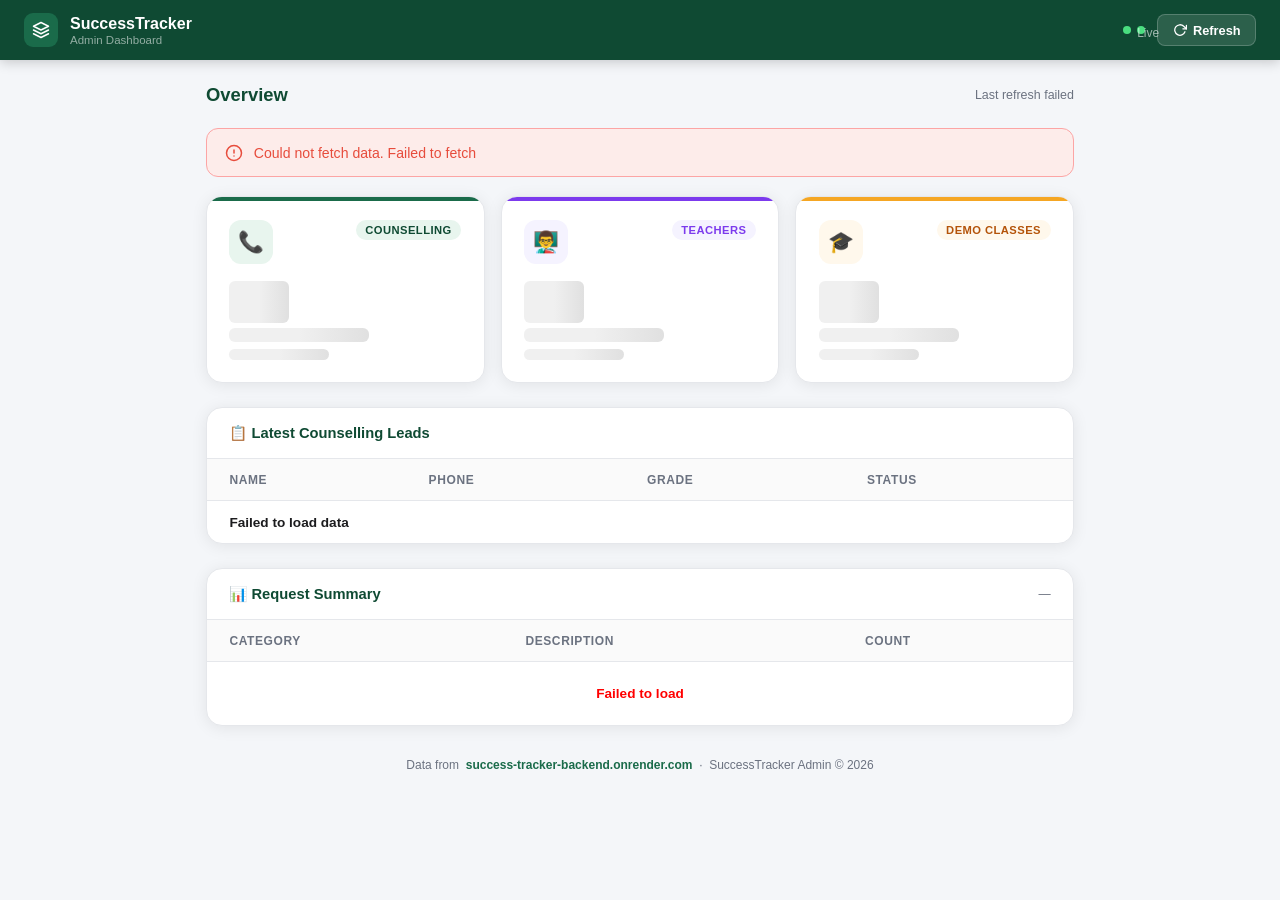
<file: admin.html>
<!DOCTYPE html>
<html lang="en">
<head>
  <meta charset="UTF-8" />
  <meta name="viewport" content="width=device-width, initial-scale=1.0" />
  <title>SuccessTracker – Admin Dashboard</title>
  <style>
    *, *::before, *::after { box-sizing: border-box; margin: 0; padding: 0; }

    :root {
      --brand:       #1a6b4a;
      --brand-dark:  #0f4a33;
      --brand-light: #e8f5ee;
      --accent:      #f5a623;
      --red:         #e74c3c;
      --red-light:   #fdecea;
      --blue:        #2563eb;
      --blue-light:  #eff6ff;
      --purple:      #7c3aed;
      --purple-light:#f5f3ff;
      --text:        #1c1c1e;
      --text-sub:    #6b7280;
      --bg:          #f4f6f9;
      --card:        #ffffff;
      --border:      #e5e7eb;
      --radius:      16px;
      --shadow:      0 2px 16px rgba(0,0,0,.08);
    }

    body {
      font-family: -apple-system, BlinkMacSystemFont, 'Segoe UI', sans-serif;
      background: var(--bg);
      color: var(--text);
      min-height: 100vh;
    }

    /* ── TOP BAR ── */
    .topbar {
      background: var(--brand-dark);
      padding: 0 1.5rem;
      height: 60px;
      display: flex;
      align-items: center;
      justify-content: space-between;
      position: sticky;
      top: 0;
      z-index: 100;
      box-shadow: 0 2px 12px rgba(0,0,0,.2);
    }
    .topbar-left {
      display: flex;
      align-items: center;
      gap: .75rem;
    }
    .topbar-icon {
      width: 34px;
      height: 34px;
      background: var(--brand);
      border-radius: 9px;
      display: flex;
      align-items: center;
      justify-content: center;
    }
    .topbar-icon svg {
      width: 18px;
      height: 18px;
      fill: none;
      stroke: #fff;
      stroke-width: 2;
      stroke-linecap: round;
      stroke-linejoin: round;
    }
    .topbar-title {
      font-size: 1rem;
      font-weight: 700;
      color: #fff;
      line-height: 1.2;
    }
    .topbar-sub {
      font-size: .72rem;
      color: rgba(255,255,255,.55);
      font-weight: 400;
    }
    .topbar-right {
      display: flex;
      align-items: center;
      gap: .75rem;
    }
    .live-dot {
      display: flex;
      align-items: center;
      gap: .4rem;
      font-size: .75rem;
      color: rgba(255,255,255,.6);
    }
    .live-dot span {
      width: 8px;
      height: 8px;
      border-radius: 50%;
      background: #4ade80;
      animation: pulse 2s infinite;
    }
    @keyframes pulse {
      0%, 100% { opacity: 1; }
      50% { opacity: .4; }
    }
    .refresh-btn {
      background: rgba(255,255,255,.12);
      border: 1px solid rgba(255,255,255,.2);
      color: #fff;
      padding: .45rem .9rem;
      border-radius: 8px;
      font-size: .8rem;
      font-weight: 600;
      cursor: pointer;
      display: flex;
      align-items: center;
      gap: .4rem;
      transition: background .2s;
    }
    .refresh-btn:hover { background: rgba(255,255,255,.22); }
    .refresh-btn:disabled { opacity: .5; cursor: not-allowed; }
    .refresh-btn svg {
      width: 14px;
      height: 14px;
      stroke: currentColor;
      fill: none;
      stroke-width: 2.2;
      stroke-linecap: round;
      stroke-linejoin: round;
      transition: transform .5s;
    }
    .refresh-btn.spinning svg { animation: spin .6s linear; }
    @keyframes spin { to { transform: rotate(360deg); } }

    /* ── MAIN ── */
    .main {
      max-width: 900px;
      margin: 0 auto;
      padding: 1.5rem 1rem 3rem;
    }

    /* ── STATUS BAR ── */
    .status-bar {
      display: flex;
      align-items: center;
      justify-content: space-between;
      flex-wrap: wrap;
      gap: .5rem;
      margin-bottom: 1.4rem;
    }
    .page-title {
      font-size: 1.15rem;
      font-weight: 700;
      color: var(--brand-dark);
    }
    .last-updated {
      font-size: .78rem;
      color: var(--text-sub);
    }

    /* ── ERROR BANNER ── */
    .error-banner {
      display: none;
      background: var(--red-light);
      border: 1px solid #fca5a5;
      border-radius: 12px;
      padding: .9rem 1.1rem;
      margin-bottom: 1.2rem;
      display: none;
      align-items: center;
      gap: .7rem;
      font-size: .88rem;
      color: var(--red);
      font-weight: 500;
    }
    .error-banner.show { display: flex; }
    .error-banner svg {
      width: 18px;
      height: 18px;
      stroke: currentColor;
      fill: none;
      stroke-width: 2;
      stroke-linecap: round;
      flex-shrink: 0;
    }

    /* ── STAT CARDS ── */
    .cards-grid {
      display: grid;
      grid-template-columns: repeat(auto-fit, minmax(240px, 1fr));
      gap: 1rem;
      margin-bottom: 1.5rem;
    }
    .stat-card {
      background: var(--card);
      border-radius: var(--radius);
      padding: 1.4rem;
      border: 1px solid var(--border);
      box-shadow: var(--shadow);
      position: relative;
      overflow: hidden;
      transition: transform .2s, box-shadow .2s;
    }
    .stat-card:hover {
      transform: translateY(-2px);
      box-shadow: 0 6px 24px rgba(0,0,0,.11);
    }
    .stat-card::before {
      content: '';
      position: absolute;
      top: 0; left: 0; right: 0;
      height: 4px;
    }
    .card-counsel::before { background: var(--brand); }
    .card-teacher::before { background: var(--purple); }
    .card-demo::before    { background: var(--accent); }

    .card-top {
      display: flex;
      align-items: flex-start;
      justify-content: space-between;
      margin-bottom: 1.1rem;
    }
    .card-icon {
      width: 44px;
      height: 44px;
      border-radius: 12px;
      display: flex;
      align-items: center;
      justify-content: center;
      font-size: 1.3rem;
    }
    .card-counsel .card-icon { background: var(--brand-light); }
    .card-teacher .card-icon { background: var(--purple-light); }
    .card-demo    .card-icon { background: #fff8ec; }

    .card-badge {
      font-size: .7rem;
      font-weight: 700;
      padding: .25rem .6rem;
      border-radius: 20px;
      letter-spacing: .04em;
    }
    .card-counsel .card-badge { background: var(--brand-light); color: var(--brand-dark); }
    .card-teacher .card-badge { background: var(--purple-light); color: var(--purple); }
    .card-demo    .card-badge { background: #fff8ec; color: #b45309; }

    .card-num {
      font-size: 2.6rem;
      font-weight: 800;
      line-height: 1;
      margin-bottom: .3rem;
      letter-spacing: -.02em;
    }
    .card-counsel .card-num { color: var(--brand-dark); }
    .card-teacher .card-num { color: var(--purple); }
    .card-demo    .card-num { color: #b45309; }

    .card-label {
      font-size: .88rem;
      font-weight: 600;
      color: var(--text);
      margin-bottom: .2rem;
    }
    .card-desc {
      font-size: .76rem;
      color: var(--text-sub);
    }

    /* skeleton */
    .skeleton {
      background: linear-gradient(90deg, #f0f0f0 25%, #e0e0e0 50%, #f0f0f0 75%);
      background-size: 200% 100%;
      animation: shimmer 1.4s infinite;
      border-radius: 6px;
    }
    @keyframes shimmer {
      0%   { background-position: 200% 0; }
      100% { background-position: -200% 0; }
    }
    .num-skeleton { width: 60px; height: 42px; }
    .lbl-skeleton { width: 140px; height: 14px; margin-bottom: .4rem; }
    .desc-skeleton { width: 100px; height: 11px; }

    /* ── SUMMARY TABLE ── */
    .summary-card {
      background: var(--card);
      border-radius: var(--radius);
      border: 1px solid var(--border);
      box-shadow: var(--shadow);
      overflow: hidden;
      margin-bottom: 1.5rem;
    }
    .summary-head {
      padding: 1rem 1.4rem;
      border-bottom: 1px solid var(--border);
      display: flex;
      align-items: center;
      justify-content: space-between;
    }
    .summary-head-title {
      font-size: .92rem;
      font-weight: 700;
      color: var(--brand-dark);
    }
    .summary-head-sub { font-size: .76rem; color: var(--text-sub); }
    table {
      width: 100%;
      border-collapse: collapse;
    }
    th, td {
      padding: .85rem 1.4rem;
      text-align: left;
      font-size: .85rem;
      border-bottom: 1px solid var(--border);
    }
    th {
      background: #fafafa;
      font-weight: 700;
      color: var(--text-sub);
      font-size: .75rem;
      letter-spacing: .05em;
      text-transform: uppercase;
    }
    tr:last-child td { border-bottom: none; }
    tr:hover td { background: #fafafa; }
    td:last-child { font-weight: 700; }
    .dot-counsel { color: var(--brand); }
    .dot-teacher { color: var(--purple); }
    .dot-demo    { color: #b45309; }
    .dot {
      display: inline-block;
      width: 8px;
      height: 8px;
      border-radius: 50%;
      margin-right: .5rem;
    }

    /* ── FOOTER ── */
    .footer-note {
      text-align: center;
      font-size: .75rem;
      color: var(--text-sub);
      padding-top: .5rem;
    }
    .footer-note a {
      color: var(--brand);
      text-decoration: none;
      font-weight: 600;
    }

    /* ── MOBILE ── */
    @media (max-width: 480px) {
      .topbar { padding: 0 1rem; }
      .topbar-sub { display: none; }
      .live-dot span + span { display: none; }
      .main { padding: 1.2rem .75rem 2.5rem; }
      .cards-grid { grid-template-columns: 1fr; }
      th, td { padding: .75rem 1rem; }
    }
  </style>
</head>
<body>

<!-- ── TOP BAR ── -->
<header class="topbar">
  <div class="topbar-left">
    <div class="topbar-icon">
      <svg viewBox="0 0 24 24"><path d="M12 2L2 7l10 5 10-5-10-5z"/><path d="M2 17l10 5 10-5"/><path d="M2 12l10 5 10-5"/></svg>
    </div>
    <div>
      <div class="topbar-title">SuccessTracker</div>
      <div class="topbar-sub">Admin Dashboard</div>
    </div>
  </div>
  <div class="topbar-right">
    <div class="live-dot">
      <span></span>
      <span>Live</span>
    </div>
    <button class="refresh-btn" id="refreshBtn" onclick="loadStats()">
      <svg viewBox="0 0 24 24"><polyline points="23 4 23 10 17 10"/><path d="M20.49 15a9 9 0 1 1-2.12-9.36L23 10"/></svg>
      Refresh
    </button>
  </div>
</header>

<!-- ── MAIN ── -->
<main class="main">

  <div class="status-bar">
    <div class="page-title">Overview</div>
    <div class="last-updated" id="lastUpdated">Loading...</div>
  </div>

  <!-- Error Banner -->
  <div class="error-banner" id="errorBanner">
    <svg viewBox="0 0 24 24"><circle cx="12" cy="12" r="10"/><line x1="12" y1="8" x2="12" y2="12"/><line x1="12" y1="16" x2="12.01" y2="16"/></svg>
    <span id="errorMsg">Could not connect to server. Please check your connection and try again.</span>
  </div>

  <!-- Stat Cards -->
  <div class="cards-grid">

    <div class="stat-card card-counsel">
      <div class="card-top">
        <div class="card-icon">📞</div>
        <span class="card-badge">COUNSELLING</span>
      </div>
      <div id="num-counsel" class="card-num skeleton num-skeleton">&nbsp;</div>
      <div class="card-label" id="lbl-counsel"><div class="skeleton lbl-skeleton">&nbsp;</div></div>
      <div class="card-desc" id="desc-counsel"><div class="skeleton desc-skeleton">&nbsp;</div></div>
    </div>

    <div class="stat-card card-teacher">
      <div class="card-top">
        <div class="card-icon">👨‍🏫</div>
        <span class="card-badge">TEACHERS</span>
      </div>
      <div id="num-teacher" class="card-num skeleton num-skeleton">&nbsp;</div>
      <div class="card-label" id="lbl-teacher"><div class="skeleton lbl-skeleton">&nbsp;</div></div>
      <div class="card-desc" id="desc-teacher"><div class="skeleton desc-skeleton">&nbsp;</div></div>
    </div>

    <div class="stat-card card-demo">
      <div class="card-top">
        <div class="card-icon">🎓</div>
        <span class="card-badge">DEMO CLASSES</span>
      </div>
      <div id="num-demo" class="card-num skeleton num-skeleton">&nbsp;</div>
      <div class="card-label" id="lbl-demo"><div class="skeleton lbl-skeleton">&nbsp;</div></div>
      <div class="card-desc" id="desc-demo"><div class="skeleton desc-skeleton">&nbsp;</div></div>
    </div>

  </div>

  <!-- Summary Table -->
   <div class="summary-card">
  <div class="summary-head">
    <div class="summary-head-title">📋 Latest Counselling Leads</div>
  </div>

  <table>
    <thead>
      <tr>
        <th>Name</th>
        <th>Phone</th>
        <th>Grade</th>
        <th>Status</th>
      </tr>
    </thead>
    <tbody id="counsellingBody">
      <tr>
        <td colspan="4">Loading...</td>
      </tr>
    </tbody>
  </table>
</div>
  <div class="summary-card">
    <div class="summary-head">
      <div>
        <div class="summary-head-title">📊 Request Summary</div>
      </div>
      <div class="summary-head-sub" id="totalBadge">—</div>
    </div>
    <table>
      <thead>
        <tr>
          <th>Category</th>
          <th>Description</th>
          <th>Count</th>
        </tr>
      </thead>
      <tbody id="summaryBody">
        <tr><td colspan="3" style="text-align:center;color:var(--text-sub);padding:1.5rem;">Loading data...</td></tr>
      </tbody>
    </table>
  </div>

  <div class="footer-note">
    Data from &nbsp;<a href="https://success-tracker-backend.onrender.com" target="_blank">success-tracker-backend.onrender.com</a>
    &nbsp;·&nbsp; SuccessTracker Admin © 2026
  </div>

</main>

<script>
const API = 'https://success-tracker-backend.onrender.com/api/admin/stats';
const COUNSELLING_API = 'https://success-tracker-backend.onrender.com/api/admin/counsellings';

async function loadStats() {
  const btn = document.getElementById('refreshBtn');
  const errorBanner = document.getElementById('errorBanner');

  btn.disabled = true;
  btn.classList.add('spinning');
  errorBanner.classList.remove('show');
  document.getElementById('lastUpdated').textContent = 'Refreshing...';

  setSkeletons();

  try {
    const res = await fetch(API, { cache: 'no-cache' });

    if (!res.ok) {
      throw new Error(`Server error: ${res.status}`);
    }

    const data = await res.json();

    renderCards(data);
    renderTable(data);

    const now = new Date();
    document.getElementById('lastUpdated').textContent =
      'Updated: ' +
      now.toLocaleTimeString('en-IN', {
        hour: '2-digit',
        minute: '2-digit',
        second: '2-digit'
      });

  } catch (err) {
    console.error(err);

    document.getElementById('errorMsg').textContent =
      'Could not fetch data. ' + err.message;

    errorBanner.classList.add('show');
    document.getElementById('lastUpdated').textContent =
      'Last refresh failed';

    clearSkeletons();
  } finally {
    btn.disabled = false;
    btn.classList.remove('spinning');
  }
}

async function loadCounsellings() {
  try {
    const res = await fetch(COUNSELLING_API);

    if (!res.ok) {
      throw new Error('Failed to load counselling data');
    }

    const data = await res.json();

    document.getElementById('counsellingBody').innerHTML =
  data.map(item => `
    <tr>
      <td>${item.name || ''}</td>
      <td>${item.phone || ''}</td>
      <td>${item.grade || ''}</td>
      <td>
        <select onchange="updateStatus('${item._id}', this.value)">
          <option value="New" ${item.status === 'New' ? 'selected' : ''}>New</option>
          <option value="Contacted" ${item.status === 'Contacted' ? 'selected' : ''}>Contacted</option>
          <option value="Converted" ${item.status === 'Converted' ? 'selected' : ''}>Converted</option>
        </select>
      </td>
    </tr>
  `).join('');

  } catch (err) {
    console.error(err);

    document.getElementById('counsellingBody').innerHTML =
      '<tr><td colspan="4">Failed to load data</td></tr>';
  }
}
async function updateStatus(id, status) {
  try {
    const res = await fetch(
      `https://success-tracker-backend.onrender.com/api/admin/counselling/${id}`,
      {
        method: "PATCH",
        headers: {
          "Content-Type": "application/json"
        },
        body: JSON.stringify({ status })
      }
    );

    const data = await res.json();

    if (data.success) {
      alert("Status Updated Successfully");
    } else {
      alert("Update Failed");
    }

  } catch (err) {
    console.error(err);
    alert("Server Error");
  }
}
function renderCards(data) {
  const c = data.counsellings ?? 0;
  const t = data.teachers ?? 0;
  const d = data.democlasses ?? 0;

  setCard(
    'counsel',
    c,
    'Counselling Requests',
    'Free session enquiries received'
  );

  setCard(
    'teacher',
    t,
    'Teacher Registrations',
    'Tutors submitted for verification'
  );

  setCard(
    'demo',
    d,
    'Demo Class Requests',
    'Free trial class bookings received'
  );
}

function setCard(id, num, label, desc) {
  const numEl = document.getElementById('num-' + id);
  const lblEl = document.getElementById('lbl-' + id);
  const descEl = document.getElementById('desc-' + id);

  numEl.classList.remove('skeleton', 'num-skeleton');
  numEl.textContent = num;

  lblEl.innerHTML = label;
  descEl.innerHTML = desc;
}

function renderTable(data) {
  const c = data.counsellings ?? 0;
  const t = data.teachers ?? 0;
  const d = data.democlasses ?? 0;

  const total = c + t + d;

  document.getElementById('totalBadge').textContent =
    `Total: ${total} requests`;

  document.getElementById('summaryBody').innerHTML = `
    <tr>
      <td><span class="dot" style="background:var(--brand);"></span>Counselling</td>
      <td>Free counselling session requests</td>
      <td class="dot-counsel">${c}</td>
    </tr>
    <tr>
      <td><span class="dot" style="background:var(--purple);"></span>Teacher Reg.</td>
      <td>Tutor verification applications</td>
      <td class="dot-teacher">${t}</td>
    </tr>
    <tr>
      <td><span class="dot" style="background:#b45309;"></span>Demo Classes</td>
      <td>Free trial class bookings</td>
      <td class="dot-demo">${d}</td>
    </tr>
    <tr style="background:#fafafa;">
      <td colspan="2" style="font-weight:700;">Total Requests</td>
      <td style="font-weight:800;">${total}</td>
    </tr>
  `;
}

function setSkeletons() {
  document.getElementById('summaryBody').innerHTML =
    '<tr><td colspan="3" style="text-align:center;padding:1.5rem;">Loading...</td></tr>';
}

function clearSkeletons() {
  document.getElementById('summaryBody').innerHTML =
    '<tr><td colspan="3" style="text-align:center;padding:1.5rem;color:red;">Failed to load</td></tr>';
}

loadStats();
loadCounsellings();

setInterval(() => {
  loadStats();
  loadCounsellings();
}, 60000);
</script>

</body>
</html>
</file>
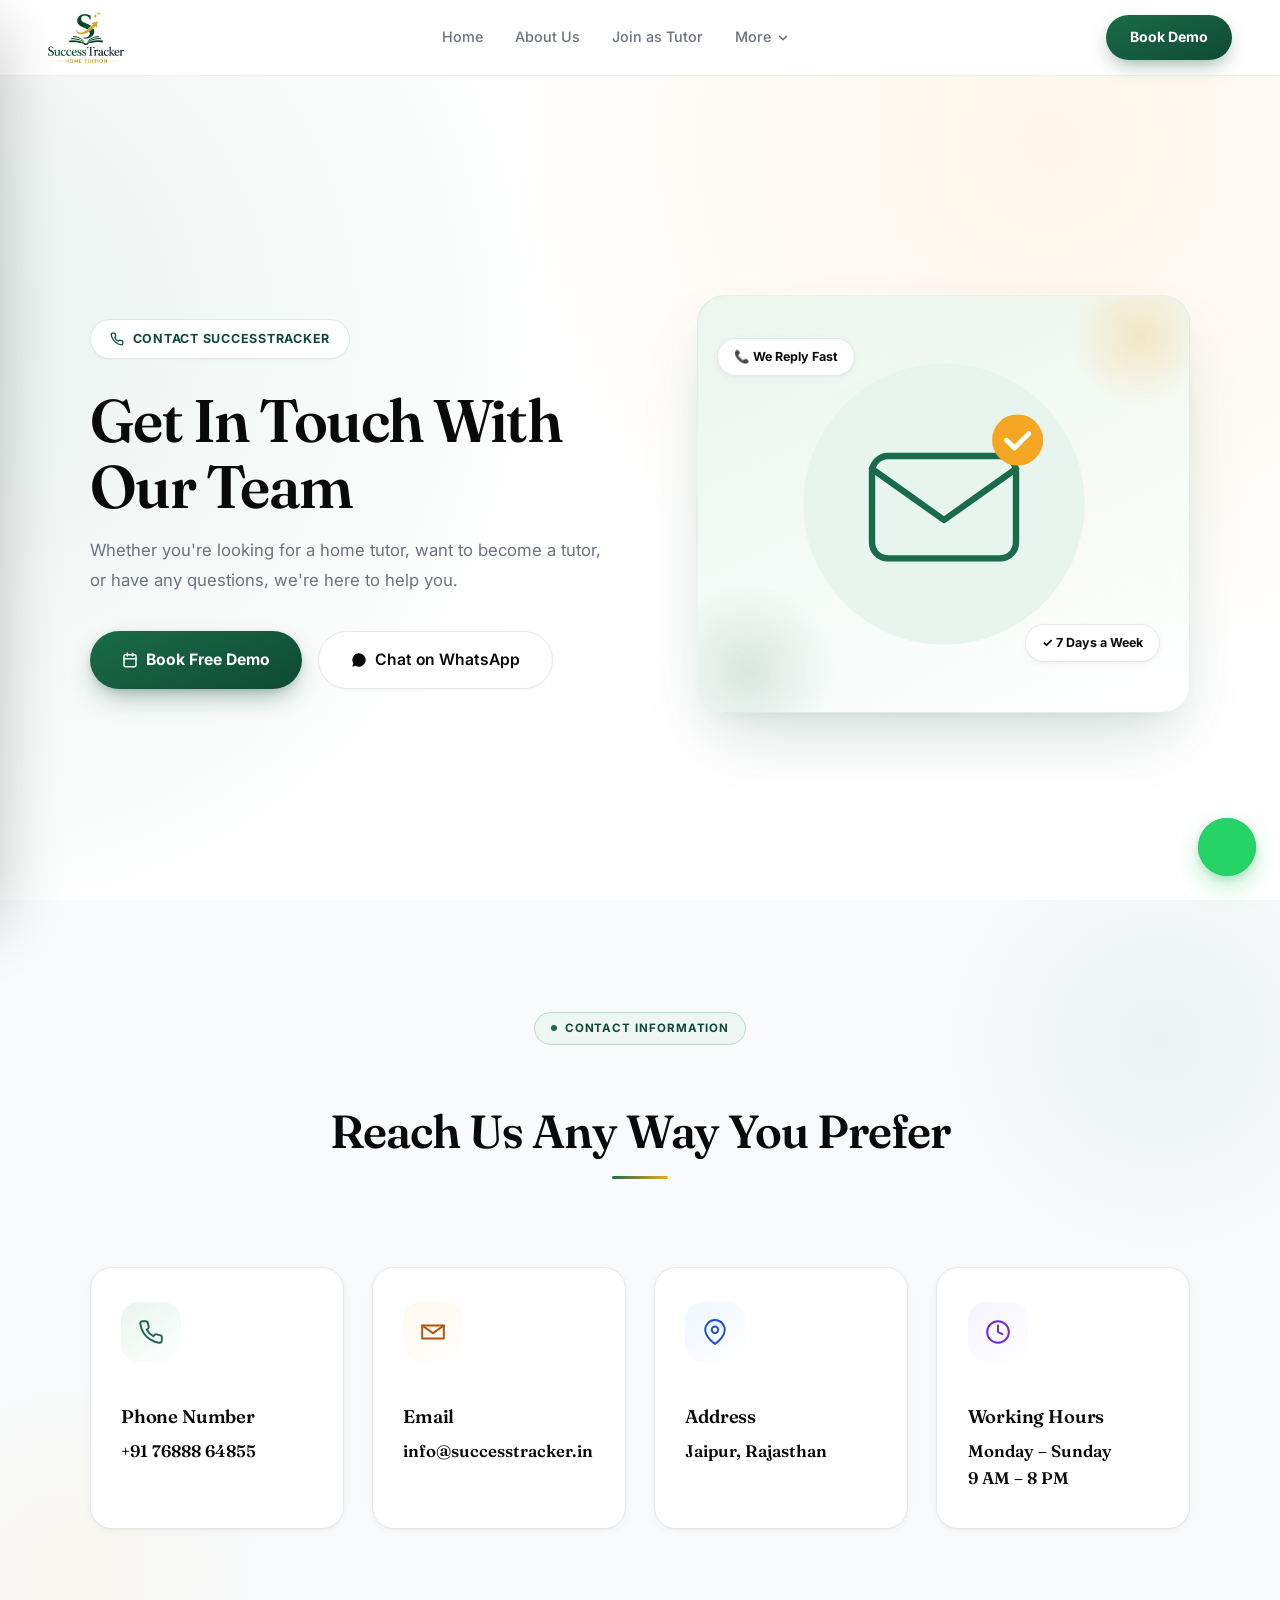
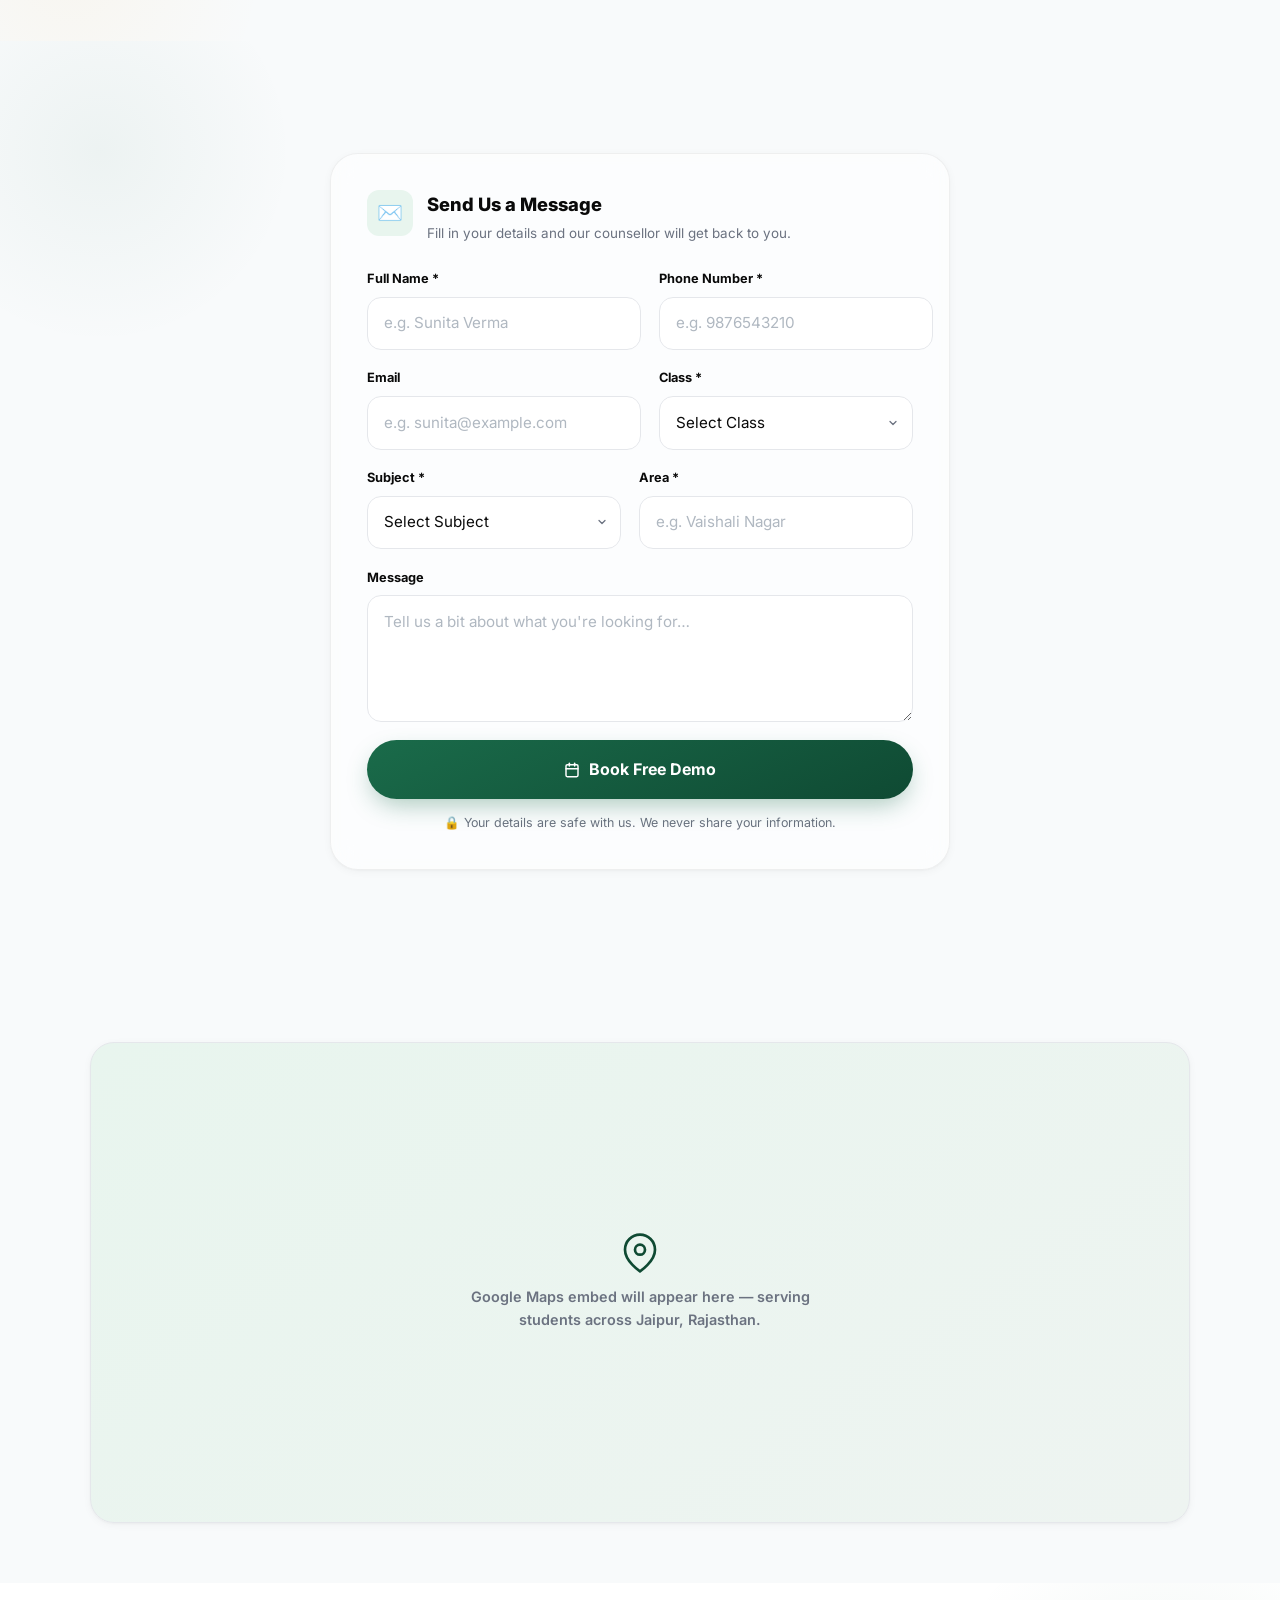
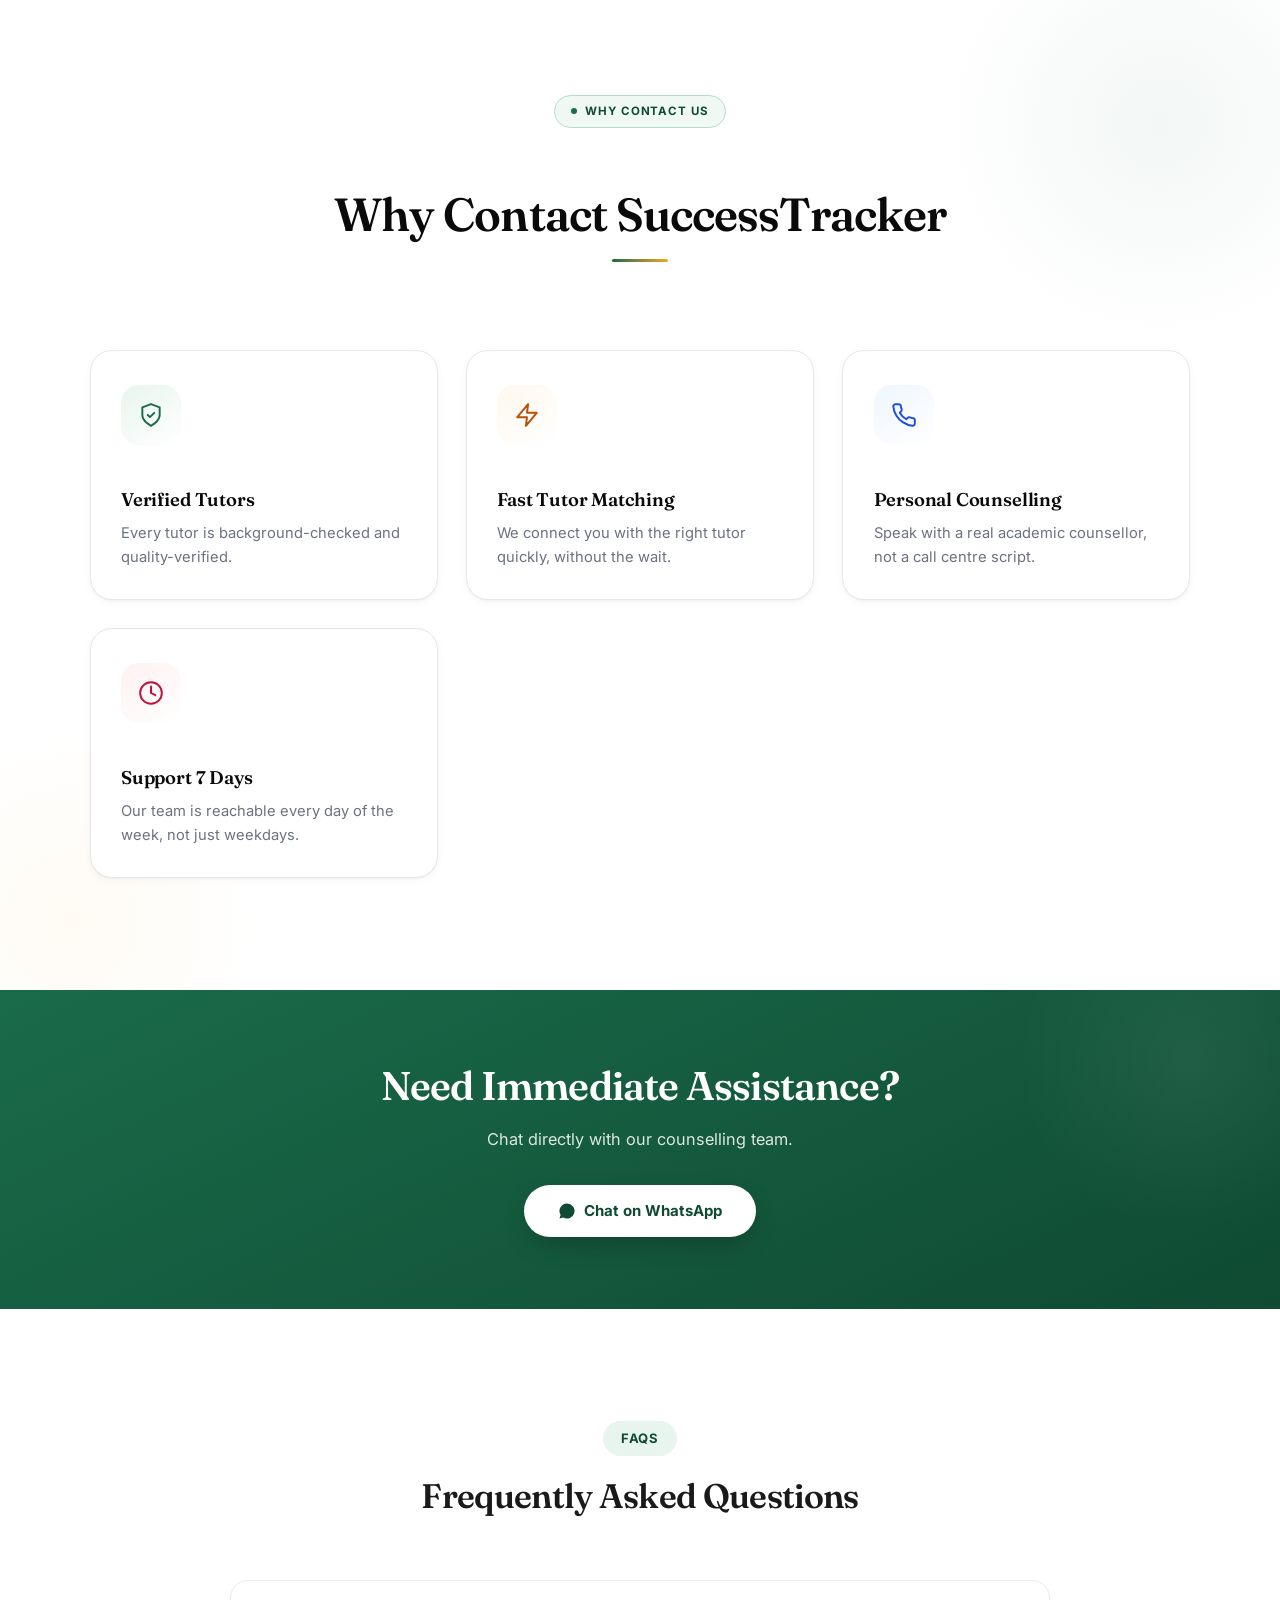
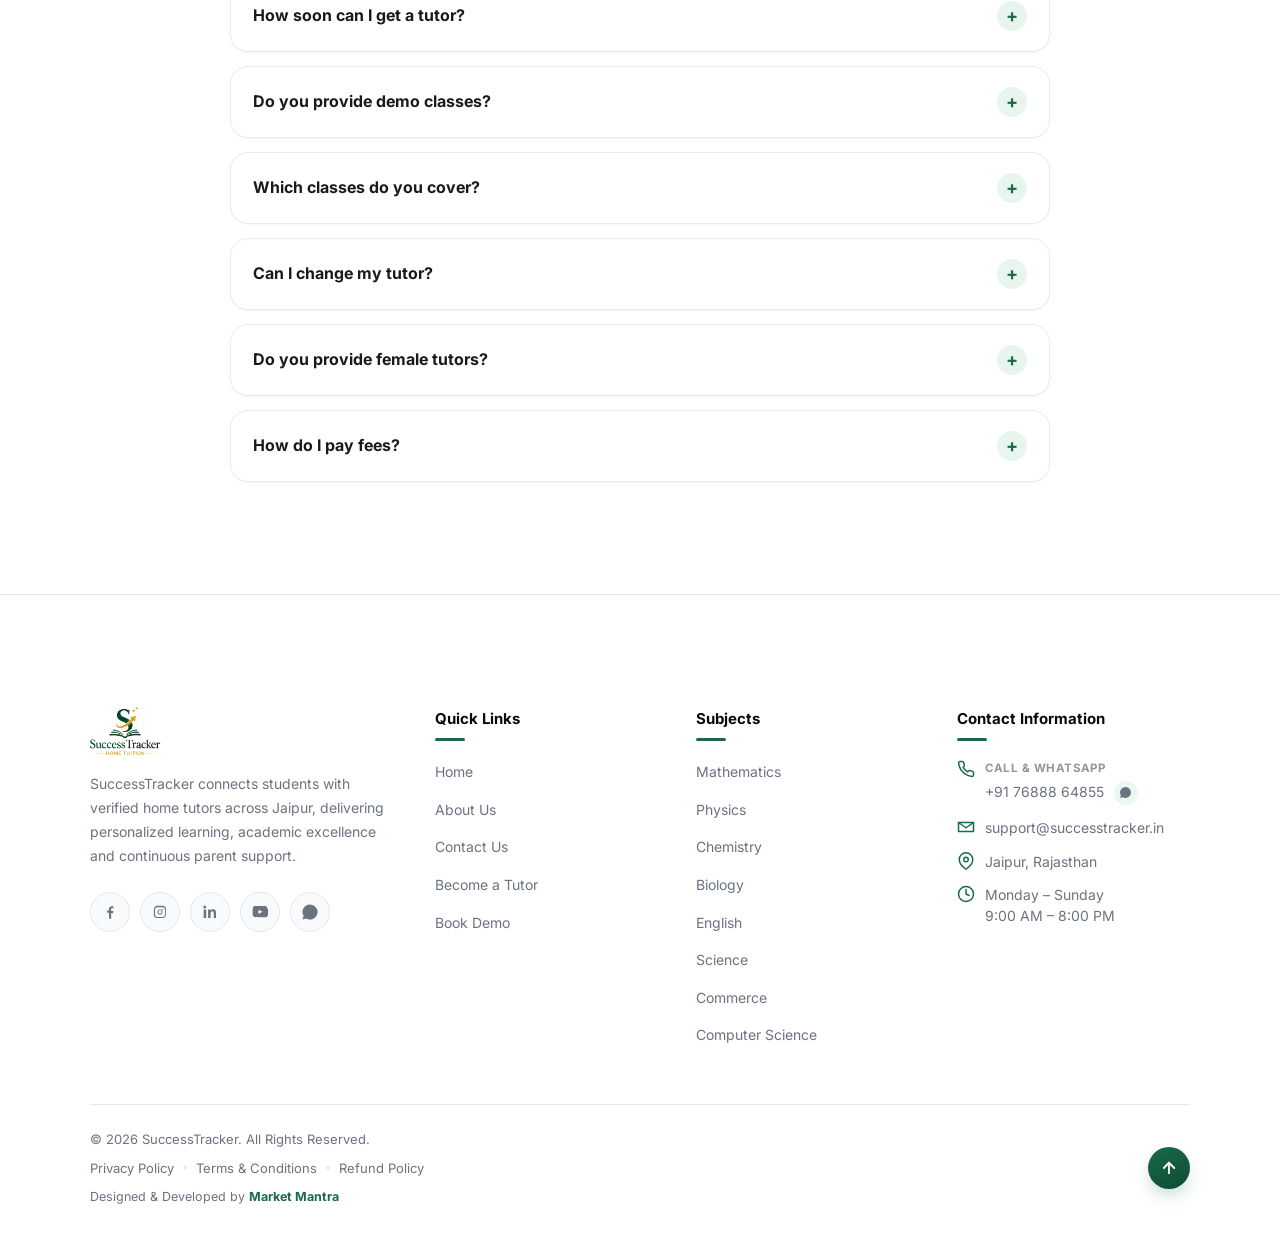
<file: contact.html>
<!DOCTYPE html>
<html lang="en">
<head>
  <meta charset="UTF-8" />
  <meta name="viewport" content="width=device-width, initial-scale=1.0" />
  <title>Contact Us | SuccessTracker</title>
  <meta name="description" content="Contact SuccessTracker for trusted home tuition in Jaipur. Call, WhatsApp or book a free demo class with our expert counsellors." />
  <script type="application/ld+json">
  {
    "@context": "https://schema.org",
    "@type": "EducationalOrganization",
    "name": "SuccessTracker",
    "url": "https://successtracker.in",
    "logo": "https://successtracker.in/assets/logo.png",
    "email": "info@successtracker.in",
    "telephone": "+917688864855",
    "address": {
      "@type": "PostalAddress",
      "addressLocality": "Jaipur",
      "addressRegion": "Rajasthan",
      "addressCountry": "India"
    },
    "areaServed": "Jaipur, Rajasthan",
    "sameAs": []
  }
  </script>
  <link rel="canonical" href="https://successtracker.in/contact.html" />
  <meta name="robots" content="index, follow" />
  <meta property="og:type" content="website" />
  <meta property="og:site_name" content="SuccessTracker" />
  <meta property="og:title" content="Contact Us | SuccessTracker" />
  <meta property="og:description" content="Contact SuccessTracker for trusted home tuition in Jaipur. Call, WhatsApp or book a free demo class with our expert counsellors." />
  <meta property="og:url" content="https://successtracker.in/contact.html" />
  <meta property="og:image" content="https://successtracker.in/assets/logo.png" />
  <meta name="twitter:card" content="summary_large_image" />
  <meta name="twitter:title" content="Contact Us | SuccessTracker" />
  <meta name="twitter:description" content="Contact SuccessTracker for trusted home tuition in Jaipur. Call, WhatsApp or book a free demo class with our expert counsellors." />
  <meta name="twitter:image" content="https://successtracker.in/assets/logo.png" />

  <!-- Favicon -->
  <link rel="icon" href="assets/favicon.ico" sizes="any">
  <link rel="icon"
        type="image/png"
        sizes="32x32"
        href="assets/favicon-32.png">
  <link rel="icon"
        type="image/png"
        sizes="16x16"
        href="assets/favicon-16.png">
  <link rel="apple-touch-icon"
        sizes="180x180"
        href="assets/favicon-180.png">
  <meta name="theme-color" content="#166534">

  <!-- Performance: establish early connection to the backend API used by the demo-booking and counselling forms -->
  <link rel="preconnect" href="https://success-tracker-backend.onrender.com" />

  <!-- Premium typography: Fraunces (display serif for headlines) + Inter (body/UI) -->
  <link rel="preconnect" href="https://fonts.googleapis.com" />
  <link rel="preconnect" href="https://fonts.gstatic.com" crossorigin />
  <link href="https://fonts.googleapis.com/css2?family=Fraunces:ital,wght@0,500;0,600;0,700;1,500;1,600&family=Inter:wght@400;500;600;700;800&display=swap" rel="stylesheet" />

  <!-- Global stylesheet (shared with the rest of the site) -->
  <link rel="stylesheet" href="styles.css" />
  <!-- Google tag (gtag.js) -->
  <script async src="https://www.googletagmanager.com/gtag/js?id=G-RCHWBSGJCZ"></script>
  <script>
    window.dataLayer = window.dataLayer || [];
    function gtag(){dataLayer.push(arguments);}
    gtag('js', new Date());
    gtag('config', 'G-RCHWBSGJCZ');
  </script>
  <!-- Microsoft Clarity -->
<script type="text/javascript">
(function(c,l,a,r,i,t,y){
    c[a]=c[a]||function(){(c[a].q=c[a].q||[]).push(arguments)};
    t=l.createElement(r);t.async=1;t.src="https://www.clarity.ms/tag/"+i;
    y=l.getElementsByTagName(r)[0];y.parentNode.insertBefore(t,y);
})(window, document, "clarity", "script", "xt2odnx6sx");
</script>
</head>
<body>

  <!-- Skip link for keyboard / screen-reader users -->
  <a href="#main-content" class="skip-link">Skip to main content</a>

  <!-- ============================================================
       HEADER & NAVIGATION (reused verbatim from index.html — unmodified)
       ============================================================ -->
<header class="st-header" id="st-header" role="banner">
  <div class="st-nav-inner">

    <!-- Logo -->
    <a href="index.html" class="st-logo" aria-label="SuccessTracker Home">
      <img src="assets/logo.png" alt="SuccessTracker — Home Tuition" class="st-logo-img" />
    </a>

    <!-- Desktop Nav -->
    <nav class="st-desktop-nav" aria-label="Main navigation">
      <ul class="st-nav-list" role="list">

        <li class="st-nav-item">
          <a href="index.html" class="st-nav-link">Home</a>
        </li>

        <li class="st-nav-item">
          <a href="about.html" class="st-nav-link">About Us</a>
        </li>

        <li class="st-nav-item">
          <a href="index.html#counselling" class="st-nav-link">Join as Tutor</a>
        </li>

        <!-- More Dropdown -->
        <li class="st-nav-item st-has-dropdown">
          <button class="st-nav-link st-dropdown-trigger"
                  aria-haspopup="true"
                  aria-expanded="false"
                  aria-controls="st-more-menu"
                  id="st-more-btn">
            More
            <svg class="st-chevron" viewBox="0 0 16 16" fill="none"
                 aria-hidden="true" width="14" height="14">
              <path d="M4 6l4 4 4-4" stroke="currentColor"
                    stroke-width="1.8" stroke-linecap="round" stroke-linejoin="round"/>
            </svg>
          </button>

          <div class="st-dropdown" id="st-more-menu"
               role="menu" aria-labelledby="st-more-btn">
            <a href="index.html#why-us"      class="st-dropdown-item" role="menuitem">
              <span class="st-di-icon">✦</span>Why Choose Us
            </a>
            <a href="index.html#how"         class="st-dropdown-item" role="menuitem">
              <span class="st-di-icon">⟳</span>How It Works
            </a>
            <a href="index.html#counselling"     class="st-dropdown-item" role="menuitem">
              <span class="st-di-icon">₹</span>Fee Structure
            </a>
            <div class="st-dropdown-divider" role="separator"></div>
            <a href="contact.html" class="st-dropdown-item" role="menuitem" aria-current="page">
              <span class="st-di-icon">📞</span>Contact Us
            </a>
          </div>
        </li>

      </ul>
    </nav>

    <!-- Right Actions -->
    <div class="st-nav-actions">
      <a href="index.html#book" class="st-btn-demo">
        Book Demo
      </a>
      <!-- Hamburger -->
      <button class="st-hamburger" id="st-hamburger"
              aria-label="Open menu" aria-expanded="false"
              aria-controls="st-mobile-menu">
        <span></span>
        <span></span>
        <span></span>
      </button>
    </div>

  </div><!-- /st-nav-inner -->
</header>

<!-- ── MOBILE MENU ── -->
<div class="st-mobile-menu" id="st-mobile-menu"
     role="dialog" aria-modal="true" aria-label="Mobile navigation"
     hidden>
  <div class="st-mob-top">
    <a href="index.html" class="st-logo" onclick="stCloseMenu()" aria-label="SuccessTracker Home">
      <img src="assets/logo.png" alt="SuccessTracker — Home Tuition" class="st-logo-img" />
    </a>
    <button class="st-mob-close" onclick="stCloseMenu()" aria-label="Close menu">
      <svg viewBox="0 0 24 24" fill="none" width="20" height="20">
        <path d="M18 6L6 18M6 6l12 12" stroke="currentColor"
              stroke-width="2" stroke-linecap="round"/>
      </svg>
    </button>
  </div>

  <nav class="st-mob-nav" aria-label="Mobile navigation">
    <a href="index.html"       class="st-mob-link" onclick="stCloseMenu()">🏠 Home</a>
    <a href="about.html"     class="st-mob-link" onclick="stCloseMenu()">⭐ About Us</a>
    <a href="index.html#how"        class="st-mob-link" onclick="stCloseMenu()">⟳ How It Works</a>
    <a href="index.html#counselling"    class="st-mob-link" onclick="stCloseMenu()">👨‍🏫 Join as Tutor</a>
    <a href="index.html#counselling"    class="st-mob-link" onclick="stCloseMenu()">₹ Fee Structure</a>
    <a href="index.html#counselling" class="st-mob-link" onclick="stCloseMenu()">📞 Free Counselling</a>
    <a href="contact.html" class="st-mob-link" onclick="stCloseMenu()" aria-current="page">🎓 Contact Us</a>
  </nav>

  <div class="st-mob-actions">
    <a href="index.html#book"    class="st-mob-demo-btn" onclick="stCloseMenu()">Book Demo</a>
  </div>

  <p class="st-mob-footer">
    Jaipur's trusted home tuition platform · CBSE · RBSE
  </p>
</div>

<!-- Mobile overlay -->
<div class="st-mob-overlay" id="st-mob-overlay" onclick="stCloseMenu()" hidden></div>

  <main id="main-content">

    <!-- ============================================================
         SECTION 1 — PREMIUM HERO (reuses .about-hero* — already
         defined in styles.css, zero new CSS)
         ============================================================ -->
    <section class="about-hero" id="contact-hero" aria-label="Contact SuccessTracker">
      <div class="about-hero-inner">

        <div class="about-hero-text">
          <span class="about-hero-badge">
            <svg width="14" height="14" viewBox="0 0 24 24" fill="none" stroke="currentColor" stroke-width="2.2" stroke-linecap="round" stroke-linejoin="round" aria-hidden="true"><path d="M22 16.92v3a2 2 0 0 1-2.18 2 19.79 19.79 0 0 1-8.63-3.07 19.5 19.5 0 0 1-6-6 19.79 19.79 0 0 1-3.07-8.67A2 2 0 0 1 4.11 2h3a2 2 0 0 1 2 1.72c.127.96.361 1.903.7 2.81a2 2 0 0 1-.45 2.11L8.09 9.91a16 16 0 0 0 6 6l1.27-1.27a2 2 0 0 1 2.11-.45c.907.339 1.85.573 2.81.7A2 2 0 0 1 22 16.92z"/></svg>
            Contact SuccessTracker
          </span>

          <h1 class="about-hero-title">Get In Touch With Our Team</h1>
          <p class="about-hero-desc">
            Whether you're looking for a home tutor, want to become a tutor, or
            have any questions, we're here to help you.
          </p>

          <div class="about-hero-actions">
            <a href="index.html#book" class="sh-btn-primary">
              <svg width="16" height="16" viewBox="0 0 24 24" fill="none" stroke="currentColor" stroke-width="2.2" stroke-linecap="round" stroke-linejoin="round" aria-hidden="true"><rect x="3" y="4" width="18" height="18" rx="2"/><line x1="16" y1="2" x2="16" y2="6"/><line x1="8" y1="2" x2="8" y2="6"/><line x1="3" y1="10" x2="21" y2="10"/></svg>
              Book Free Demo
            </a>
            <!-- Dummy link per brief — not yet wired to a live WhatsApp number for this button -->
            <a href="#" class="sh-btn-secondary">
              <svg width="16" height="16" viewBox="0 0 24 24" fill="currentColor" aria-hidden="true"><path d="M17.5 14.4c-.3-.15-1.7-.85-2-.95-.3-.1-.5-.15-.7.15-.2.3-.8.95-1 1.15-.2.2-.35.2-.65.05-.3-.15-1.3-.5-2.5-1.55-.9-.8-1.55-1.8-1.7-2.1-.2-.3 0-.45.15-.6.15-.15.3-.35.45-.5.15-.2.2-.3.3-.5.1-.2.05-.4 0-.55-.05-.15-.65-1.6-.9-2.2-.25-.55-.5-.5-.7-.5-.2 0-.4-.05-.6-.05-.2 0-.55.1-.85.4-.3.3-1.1 1.05-1.1 2.6s1.15 3.05 1.3 3.25c.15.2 2.25 3.5 5.5 4.75.8.3 1.4.5 1.9.65.8.25 1.5.2 2.1.15.65-.1 1.95-.8 2.2-1.55.3-.75.3-1.4.2-1.55-.1-.15-.3-.2-.6-.35z"/><path d="M12 2a10 10 0 0 0-8.55 15.15L2 22l4.95-1.4A10 10 0 1 0 12 2z"/></svg>
              Chat on WhatsApp
            </a>
          </div>
        </div>

        <div class="about-hero-visual">
          <div class="about-hero-illustration">
            <span class="about-float-chip about-float-chip-1">📞 We Reply Fast</span>
            <span class="about-float-chip about-float-chip-2">✓ 7 Days a Week</span>
            <svg viewBox="0 0 200 200" fill="none" xmlns="http://www.w3.org/2000/svg" aria-hidden="true">
              <circle cx="100" cy="100" r="88" fill="#e8f5ee"/>
              <rect x="55" y="70" width="90" height="64" rx="10" stroke="#1a6b4a" stroke-width="4" fill="none"/>
              <path d="M55 78l45 32 45-32" stroke="#1a6b4a" stroke-width="4" stroke-linecap="round" stroke-linejoin="round" fill="none"/>
              <circle cx="146" cy="60" r="16" fill="#f5a623"/>
              <path d="M139 60l5 5 9-9" stroke="#ffffff" stroke-width="3" stroke-linecap="round" stroke-linejoin="round" fill="none"/>
            </svg>
          </div>
        </div>

      </div>
    </section>


    <!-- ============================================================
         SECTION 2 — CONTACT INFORMATION CARDS
         Reuses .sw-grid/.contact-cards-grid layout + .sw-card, with
         the new .contact-glass-card modifier for the frosted-glass look.
         ============================================================ -->
    <section class="sw-section" id="contact-info" aria-labelledby="contact-info-heading">
      <div class="sw-inner">

        <div class="sw-header">
          <div class="sw-eyebrow" aria-hidden="true">Contact Information</div>
          <h2 class="sw-title" id="contact-info-heading">Reach Us Any Way You Prefer</h2>
          <div class="sw-header-rule" aria-hidden="true"></div>
        </div>

        <div class="sw-grid contact-cards-grid" role="list">

          <article class="sw-card contact-glass-card" role="listitem">
            <div class="sw-card-icon sw-icon-green" aria-hidden="true">
              <svg viewBox="0 0 24 24" fill="none" stroke="currentColor" stroke-width="1.8" stroke-linecap="round" stroke-linejoin="round"><path d="M22 16.92v3a2 2 0 0 1-2.18 2 19.79 19.79 0 0 1-8.63-3.07 19.5 19.5 0 0 1-6-6 19.79 19.79 0 0 1-3.07-8.67A2 2 0 0 1 4.11 2h3a2 2 0 0 1 2 1.72c.127.96.361 1.903.7 2.81a2 2 0 0 1-.45 2.11L8.09 9.91a16 16 0 0 0 6 6l1.27-1.27a2 2 0 0 1 2.11-.45c.907.339 1.85.573 2.81.7A2 2 0 0 1 22 16.92z"/></svg>
            </div>
            <div class="sw-card-body">
              <h3 class="sw-card-title">Phone Number</h3>
              <p class="contact-card-value"><a href="tel:+917688864855">+91 76888 64855</a></p>
            </div>
          </article>

          <article class="sw-card contact-glass-card" role="listitem">
            <div class="sw-card-icon sw-icon-amber" aria-hidden="true">
              <svg viewBox="0 0 24 24" fill="none" stroke="currentColor" stroke-width="1.8" stroke-linecap="round" stroke-linejoin="round"><path d="M4 4h16v16H4z" opacity="0"/><path d="M22 6 12 13 2 6"/><path d="M2 6h20v12H2z"/></svg>
            </div>
            <div class="sw-card-body">
              <h3 class="sw-card-title">Email</h3>
              <p class="contact-card-value"><a href="mailto:info@successtracker.in">info@successtracker.in</a></p>
            </div>
          </article>

          <article class="sw-card contact-glass-card" role="listitem">
            <div class="sw-card-icon sw-icon-blue" aria-hidden="true">
              <svg viewBox="0 0 24 24" fill="none" stroke="currentColor" stroke-width="1.8" stroke-linecap="round" stroke-linejoin="round"><path d="M21 10c0 7-9 13-9 13s-9-6-9-13a9 9 0 0 1 18 0z"/><circle cx="12" cy="10" r="3"/></svg>
            </div>
            <div class="sw-card-body">
              <h3 class="sw-card-title">Address</h3>
              <p class="contact-card-value">Jaipur, Rajasthan</p>
            </div>
          </article>

          <article class="sw-card contact-glass-card" role="listitem">
            <div class="sw-card-icon sw-icon-purple" aria-hidden="true">
              <svg viewBox="0 0 24 24" fill="none" stroke="currentColor" stroke-width="1.8" stroke-linecap="round" stroke-linejoin="round"><circle cx="12" cy="12" r="10"/><polyline points="12 6 12 12 16 14"/></svg>
            </div>
            <div class="sw-card-body">
              <h3 class="sw-card-title">Working Hours</h3>
              <p class="contact-card-value">Monday – Sunday<br>9 AM – 8 PM</p>
            </div>
          </article>

        </div>
      </div>
    </section>


    <!-- ============================================================
         SECTION 3 — CONTACT FORM
         Reuses .contact-form-section / .cs-form-card / .cs-field /
         .cs-label / .cs-input / .cs-select / .cs-submit / .cs-footnote
         (all already defined). Structured with clear name="" attributes
         so it's ready for future backend wiring, but intentionally has
         NO submit handler or fetch call — per the brief, no JavaScript
         has been invented for this form. The button is type="button"
         so it does not attempt a page-reloading default submission.
         ============================================================ -->
    <section class="contact-form-section" id="contact-form" aria-labelledby="contact-form-heading">
      <div class="cs-form-card">

        <div class="cs-form-header">
          <div class="cs-form-icon" aria-hidden="true">✉️</div>
          <div>
            <p class="cs-form-title" id="contact-form-heading">Send Us a Message</p>
            <p class="cs-form-sub">Fill in your details and our counsellor will get back to you.</p>
          </div>
        </div>

        <!-- No action/JS wired yet — structured and ready for backend integration -->
        <form class="cs-form" id="contact-page-form" novalidate>

          <div class="contact-field-row">
            <div class="cs-field">
              <label for="contact_full_name" class="cs-label">Full Name *</label>
              <input type="text" id="contact_full_name" name="full_name"
                     class="cs-input" placeholder="e.g. Sunita Verma"
                     autocomplete="name" required />
            </div>
            <div class="cs-field">
              <label for="contact_phone" class="cs-label">Phone Number *</label>
              <input type="tel" id="contact_phone" name="phone"
                     class="cs-input" placeholder="e.g. 9876543210"
                     autocomplete="tel" required pattern="[6-9][0-9]{9}" />
            </div>
          </div>

          <div class="contact-field-row">
            <div class="cs-field">
              <label for="contact_email" class="cs-label">Email</label>
              <input type="email" id="contact_email" name="email"
                     class="cs-input" placeholder="e.g. sunita@example.com"
                     autocomplete="email" />
            </div>
            <div class="cs-field">
              <label for="contact_class" class="cs-label">Class *</label>
              <select id="contact_class" name="student_class" class="cs-input cs-select" required>
                <option value="">Select Class</option>
                <option>Nursery – KG</option>
                <option>Class 1 – 2</option>
                <option>Class 3 – 5</option>
                <option>Class 6 – 8</option>
                <option>Class 9 – 10</option>
                <option>Class 11 – 12</option>
              </select>
            </div>
          </div>

          <div class="contact-field-row">
            <div class="cs-field">
              <label for="contact_subject" class="cs-label">Subject *</label>
              <select id="contact_subject" name="subject" class="cs-input cs-select" required>
                <option value="">Select Subject</option>
                <option>Mathematics</option>
                <option>Physics</option>
                <option>Chemistry</option>
                <option>Biology</option>
                <option>English</option>
                <option>Science</option>
                <option>Commerce</option>
                <option>Computer Science</option>
              </select>
            </div>
            <div class="cs-field">
              <label for="contact_area" class="cs-label">Area *</label>
              <input type="text" id="contact_area" name="area"
                     class="cs-input" placeholder="e.g. Vaishali Nagar"
                     required />
            </div>
          </div>

          <div class="cs-field">
            <label for="contact_message" class="cs-label">Message</label>
            <textarea id="contact_message" name="message" class="cs-input contact-textarea" rows="4"
                      placeholder="Tell us a bit about what you're looking for…"></textarea>
          </div>

          <button type="button" class="cs-submit" id="contact-submit-btn">
            <svg width="16" height="16" viewBox="0 0 24 24" fill="none"
                 stroke="currentColor" stroke-width="2.2"
                 stroke-linecap="round" stroke-linejoin="round" aria-hidden="true">
              <rect x="3" y="4" width="18" height="18" rx="2"/>
              <line x1="16" y1="2" x2="16" y2="6"/>
              <line x1="8"  y1="2" x2="8"  y2="6"/>
              <line x1="3"  y1="10" x2="21" y2="10"/>
            </svg>
            Book Free Demo
          </button>

          <p class="cs-footnote">
            🔒 Your details are safe with us. We never share your information.
          </p>

        </form>
      </div>
    </section>


    <!-- ============================================================
         SECTION 4 — GOOGLE MAP (reuses .contact-map-section /
         .contact-map-frame — already defined, placeholder as agreed)
         ============================================================ -->
    <section class="contact-map-section" id="contact-map" aria-label="Our location on the map">
      <div class="contact-map-inner">
        <!-- Replace with official Google Maps embed -->
        <div class="contact-map-frame">
          <svg viewBox="0 0 24 24" fill="none" stroke="currentColor" stroke-width="1.6" stroke-linecap="round" stroke-linejoin="round" aria-hidden="true"><path d="M21 10c0 7-9 13-9 13s-9-6-9-13a9 9 0 0 1 18 0z"/><circle cx="12" cy="10" r="3"/></svg>
          <p>Google Maps embed will appear here — serving students across Jaipur, Rajasthan.</p>
        </div>
      </div>
    </section>


    <!-- ============================================================
         SECTION 5 — WHY CONTACT SUCCESSTRACKER
         (reuses .sw-grid / .sw-card exactly as-is, zero new CSS)
         ============================================================ -->
    <section class="sw-section" id="why-contact-us" aria-labelledby="why-contact-heading" style="background:var(--white);">
      <div class="sw-inner">

        <div class="sw-header">
          <div class="sw-eyebrow" aria-hidden="true">Why Contact Us</div>
          <h2 class="sw-title" id="why-contact-heading">Why Contact SuccessTracker</h2>
          <div class="sw-header-rule" aria-hidden="true"></div>
        </div>

        <div class="sw-grid" role="list">

          <article class="sw-card" role="listitem">
            <div class="sw-card-icon sw-icon-green" aria-hidden="true">
              <svg viewBox="0 0 24 24" fill="none" stroke="currentColor" stroke-width="1.8" stroke-linecap="round" stroke-linejoin="round"><path d="M12 22s8-4 8-10V5l-8-3-8 3v7c0 6 8 10 8 10z"/><polyline points="9 12 11 14 15 10"/></svg>
            </div>
            <div class="sw-card-body">
              <h3 class="sw-card-title">Verified Tutors</h3>
              <p class="sw-card-desc">Every tutor is background-checked and quality-verified.</p>
            </div>
          </article>

          <article class="sw-card" role="listitem">
            <div class="sw-card-icon sw-icon-amber" aria-hidden="true">
              <svg viewBox="0 0 24 24" fill="none" stroke="currentColor" stroke-width="1.8" stroke-linecap="round" stroke-linejoin="round"><path d="M13 2L3 14h9l-1 8 10-12h-9l1-8z"/></svg>
            </div>
            <div class="sw-card-body">
              <h3 class="sw-card-title">Fast Tutor Matching</h3>
              <p class="sw-card-desc">We connect you with the right tutor quickly, without the wait.</p>
            </div>
          </article>

          <article class="sw-card" role="listitem">
            <div class="sw-card-icon sw-icon-blue" aria-hidden="true">
              <svg viewBox="0 0 24 24" fill="none" stroke="currentColor" stroke-width="1.8" stroke-linecap="round" stroke-linejoin="round"><path d="M22 16.92v3a2 2 0 0 1-2.18 2 19.79 19.79 0 0 1-8.63-3.07 19.5 19.5 0 0 1-6-6 19.79 19.79 0 0 1-3.07-8.67A2 2 0 0 1 4.11 2h3a2 2 0 0 1 2 1.72c.127.96.361 1.903.7 2.81a2 2 0 0 1-.45 2.11L8.09 9.91a16 16 0 0 0 6 6l1.27-1.27a2 2 0 0 1 2.11-.45c.907.339 1.85.573 2.81.7A2 2 0 0 1 22 16.92z"/></svg>
            </div>
            <div class="sw-card-body">
              <h3 class="sw-card-title">Personal Counselling</h3>
              <p class="sw-card-desc">Speak with a real academic counsellor, not a call centre script.</p>
            </div>
          </article>

          <article class="sw-card" role="listitem">
            <div class="sw-card-icon sw-icon-rose" aria-hidden="true">
              <svg viewBox="0 0 24 24" fill="none" stroke="currentColor" stroke-width="1.8" stroke-linecap="round" stroke-linejoin="round"><circle cx="12" cy="12" r="10"/><polyline points="12 6 12 12 16 14"/></svg>
            </div>
            <div class="sw-card-body">
              <h3 class="sw-card-title">Support 7 Days</h3>
              <p class="sw-card-desc">Our team is reachable every day of the week, not just weekdays.</p>
            </div>
          </article>

        </div>
      </div>
    </section>


    <!-- ============================================================
         SECTION 6 — WHATSAPP CTA (reuses .prefooter-cta exactly as-is)
         ============================================================ -->
    <section class="prefooter-cta" aria-labelledby="contact-whatsapp-heading">
      <div class="prefooter-inner">
        <h2 class="prefooter-heading" id="contact-whatsapp-heading">
          Need Immediate Assistance?
        </h2>
        <p class="prefooter-text">
          Chat directly with our counselling team.
        </p>
        <div class="prefooter-actions">
          <a href="https://wa.me/917688864855" target="_blank" rel="noopener noreferrer" class="prefooter-btn-primary">
            <svg width="18" height="18" viewBox="0 0 24 24" fill="currentColor" aria-hidden="true"><path d="M17.5 14.4c-.3-.15-1.7-.85-2-.95-.3-.1-.5-.15-.7.15-.2.3-.8.95-1 1.15-.2.2-.35.2-.65.05-.3-.15-1.3-.5-2.5-1.55-.9-.8-1.55-1.8-1.7-2.1-.2-.3 0-.45.15-.6.15-.15.3-.35.45-.5.15-.2.2-.3.3-.5.1-.2.05-.4 0-.55-.05-.15-.65-1.6-.9-2.2-.25-.55-.5-.5-.7-.5-.2 0-.4-.05-.6-.05-.2 0-.55.1-.85.4-.3.3-1.1 1.05-1.1 2.6s1.15 3.05 1.3 3.25c.15.2 2.25 3.5 5.5 4.75.8.3 1.4.5 1.9.65.8.25 1.5.2 2.1.15.65-.1 1.95-.8 2.2-1.55.3-.75.3-1.4.2-1.55-.1-.15-.3-.2-.6-.35z"/><path d="M12 2a10 10 0 0 0-8.55 15.15L2 22l4.95-1.4A10 10 0 1 0 12 2z"/></svg>
            Chat on WhatsApp
          </a>
        </div>
      </div>
    </section>


    <!-- ============================================================
         SECTION 7 — FAQ (reuses .faq-* exactly as-is)
         ============================================================ -->
    <section class="faq-section" id="contact-faq-section">
      <div class="faq-container">

        <div class="faq-heading">
          <span class="faq-tag">FAQs</span>
          <h2 class="faq-title">Frequently Asked Questions</h2>
        </div>

        <div class="faq-accordion">

          <div class="faq-item">
            <button class="faq-question" aria-expanded="false">
              <span>How soon can I get a tutor?</span>
              <span class="faq-icon">+</span>
            </button>
            <div class="faq-answer">
              <p>
                In most cases, we match you with a suitable verified tutor within 24
                hours of your enquiry.
              </p>
            </div>
          </div>

          <div class="faq-item">
            <button class="faq-question" aria-expanded="false">
              <span>Do you provide demo classes?</span>
              <span class="faq-icon">+</span>
            </button>
            <div class="faq-answer">
              <p>
                Yes, the first demo class is completely free with no obligation, so
                you can evaluate the tutor before enrolling in regular sessions.
              </p>
            </div>
          </div>

          <div class="faq-item">
            <button class="faq-question" aria-expanded="false">
              <span>Which classes do you cover?</span>
              <span class="faq-icon">+</span>
            </button>
            <div class="faq-answer">
              <p>
                We provide home tuition for students from Nursery to Class 12,
                covering CBSE, RBSE and other major boards.
              </p>
            </div>
          </div>

          <div class="faq-item">
            <button class="faq-question" aria-expanded="false">
              <span>Can I change my tutor?</span>
              <span class="faq-icon">+</span>
            </button>
            <div class="faq-answer">
              <p>
                Absolutely. If you're not fully satisfied with your assigned tutor,
                you can request a replacement at any time and we'll arrange a
                suitable alternative promptly.
              </p>
            </div>
          </div>

          <div class="faq-item">
            <button class="faq-question" aria-expanded="false">
              <span>Do you provide female tutors?</span>
              <span class="faq-icon">+</span>
            </button>
            <div class="faq-answer">
              <p>
                Yes, we understand this is important for many families — just let
                your counsellor know your preference when booking a demo.
              </p>
            </div>
          </div>

          <div class="faq-item">
            <button class="faq-question" aria-expanded="false">
              <span>How do I pay fees?</span>
              <span class="faq-icon">+</span>
            </button>
            <div class="faq-answer">
              <p>
                Your counsellor will share transparent, customized pricing and
                payment details based on your child's class, subject and session
                schedule before you commit to anything.
              </p>
            </div>
          </div>

        </div>
      </div>
    </section>

  </main>

  <!-- ============================================================
       FOOTER (reused verbatim from index.html — unmodified)
       ============================================================ -->
<footer class="site-footer" id="site-footer">
  <div class="footer-container">

    <!-- Top Area -->
    <div class="footer-top">

      <!-- Brand Column -->
      <div class="footer-col footer-brand-col">
        <a href="index.html" class="footer-logo-link" aria-label="SuccessTracker Home">
          <img src="assets/logo.png" alt="SuccessTracker — Home Tuition" class="footer-logo-img" />
        </a>
        <p class="footer-tagline">
          SuccessTracker connects students with verified home tutors across
          Jaipur, delivering personalized learning, academic excellence and
          continuous parent support.
        </p>

        <!-- Social Icons -->
        <div class="footer-social">
          <a href="#" class="footer-social-icon" aria-label="Facebook" target="_blank" rel="noopener noreferrer">
            <svg viewBox="0 0 24 24" width="18" height="18" fill="currentColor">
              <path d="M13.5 21v-7.5h2.5l.4-3H13.5V8.4c0-.87.24-1.46 1.49-1.46H16.5V4.3c-.26-.04-1.14-.11-2.17-.11-2.15 0-3.62 1.31-3.62 3.72v2.08H8.2v3h2.51V21h2.79z"/>
            </svg>
          </a>
          <a href="#" class="footer-social-icon" aria-label="Instagram" target="_blank" rel="noopener noreferrer">
            <svg viewBox="0 0 24 24" width="18" height="18" fill="currentColor">
              <path d="M12 8.6a3.4 3.4 0 1 0 0 6.8 3.4 3.4 0 0 0 0-6.8zm0 5.6a2.2 2.2 0 1 1 0-4.4 2.2 2.2 0 0 1 0 4.4zm4.6-5.7a.8.8 0 1 1-1.6 0 .8.8 0 0 1 1.6 0zM20 8.14c-.06-1.2-.33-2.27-1.2-3.14-.87-.87-1.94-1.14-3.14-1.2C14.44 3.74 9.56 3.74 8.34 3.8c-1.2.06-2.27.33-3.14 1.2-.87.87-1.14 1.94-1.2 3.14C3.74 9.56 3.74 14.44 3.8 15.66c.06 1.2.33 2.27 1.2 3.14.87.87 1.94 1.14 3.14 1.2 1.22.06 6.1.06 7.32 0 1.2-.06 2.27-.33 3.14-1.2.87-.87 1.14-1.94 1.2-3.14.06-1.22.06-6.1 0-7.32zM18.3 17c-.26.66-.77 1.17-1.43 1.43-.99.39-3.34.3-4.87.3s-3.89.09-4.87-.3A2.55 2.55 0 0 1 5.7 17c-.39-.99-.3-3.34-.3-4.87s-.09-3.89.3-4.87c.26-.66.77-1.17 1.43-1.43.99-.39 3.34-.3 4.87-.3s3.89-.09 4.87.3c.66.26 1.17.77 1.43 1.43.39.99.3 3.34.3 4.87s.09 3.89-.3 4.87z"/>
            </svg>
          </a>
          <a href="#" class="footer-social-icon" aria-label="LinkedIn" target="_blank" rel="noopener noreferrer">
            <svg viewBox="0 0 24 24" width="18" height="18" fill="currentColor">
              <path d="M6.94 8.5H3.56V20h3.38V8.5zM5.25 3.5A1.96 1.96 0 1 0 5.28 7.4a1.96 1.96 0 0 0-.03-3.9zM20.44 20h-3.38v-5.9c0-1.41-.03-3.22-1.96-3.22-1.97 0-2.27 1.54-2.27 3.12V20H9.45V8.5h3.24v1.57h.05c.45-.85 1.56-1.75 3.21-1.75 3.43 0 4.06 2.26 4.06 5.2V20z"/>
            </svg>
          </a>
          <a href="#" class="footer-social-icon" aria-label="YouTube" target="_blank" rel="noopener noreferrer">
            <svg viewBox="0 0 24 24" width="18" height="18" fill="currentColor">
              <path d="M21.6 7.2s-.21-1.5-.87-2.16c-.83-.87-1.76-.87-2.19-.92C15.44 4 12 4 12 4h-.01s-3.44 0-6.54.12c-.43.05-1.36.05-2.19.92C2.6 5.7 2.4 7.2 2.4 7.2S2.2 8.94 2.2 10.67v1.56c0 1.73.2 3.47.2 3.47s.2 1.5.87 2.16c.83.87 1.92.84 2.4.93 1.74.17 7.33.22 7.33.22s3.44-.01 6.54-.13c.43-.05 1.36-.05 2.19-.92.66-.66.87-2.16.87-2.16s.2-1.74.2-3.47v-1.56c0-1.73-.2-3.47-.2-3.47zM9.98 14.5v-5.6l5.4 2.81-5.4 2.79z"/>
            </svg>
          </a>
          <a href="https://wa.me/917688864855" class="footer-social-icon footer-social-icon-whatsapp" aria-label="WhatsApp" target="_blank" rel="noopener noreferrer">
            <svg viewBox="0 0 24 24" width="18" height="18" fill="currentColor">
              <path d="M17.5 14.4c-.3-.15-1.7-.85-2-.95-.3-.1-.5-.15-.7.15-.2.3-.8.95-1 1.15-.2.2-.35.2-.65.05-.3-.15-1.3-.5-2.5-1.55-.9-.8-1.55-1.8-1.7-2.1-.2-.3 0-.45.15-.6.15-.15.3-.35.45-.5.15-.2.2-.3.3-.5.1-.2.05-.4 0-.55-.05-.15-.65-1.6-.9-2.2-.25-.55-.5-.5-.7-.5-.2 0-.4-.05-.6-.05-.2 0-.55.1-.85.4-.3.3-1.1 1.05-1.1 2.6s1.15 3.05 1.3 3.25c.15.2 2.25 3.5 5.5 4.75.8.3 1.4.5 1.9.65.8.25 1.5.2 2.1.15.65-.1 1.95-.8 2.2-1.55.3-.75.3-1.4.2-1.55-.1-.15-.3-.2-.6-.35z"/>
              <path d="M12 2a10 10 0 0 0-8.55 15.15L2 22l4.95-1.4A10 10 0 1 0 12 2z"/>
            </svg>
          </a>
        </div>
      </div>

      <!-- Quick Links Column -->
      <div class="footer-col">
        <h4 class="footer-col-title">Quick Links</h4>
        <ul class="footer-links">
          <li><a href="index.html">Home</a></li>
          <li><a href="about.html">About Us</a></li>
          <li><a href="contact.html">Contact Us</a></li>
          <li><a href="index.html#counselling">Become a Tutor</a></li>
          <li><a href="index.html#book">Book Demo</a></li>
        </ul>
      </div>

      <!-- Subjects Column -->
      <div class="footer-col">
        <h4 class="footer-col-title">Subjects</h4>
        <ul class="footer-links">
          <li><a href="index.html#subjects">Mathematics</a></li>
          <li><a href="index.html#subjects">Physics</a></li>
          <li><a href="index.html#subjects">Chemistry</a></li>
          <li><a href="index.html#subjects">Biology</a></li>
          <li><a href="index.html#subjects">English</a></li>
          <li><a href="index.html#subjects">Science</a></li>
          <li><a href="index.html#subjects">Commerce</a></li>
          <li><a href="index.html#subjects">Computer Science</a></li>
        </ul>
      </div>

      <!-- Contact Column -->
      <div class="footer-col">
        <h4 class="footer-col-title">Contact Information</h4>
        <ul class="footer-contact">
          <li class="footer-contact-combo">
            <span class="footer-contact-icon" aria-hidden="true">
              <svg viewBox="0 0 24 24" fill="none" stroke="currentColor" stroke-width="2" stroke-linecap="round" stroke-linejoin="round"><path d="M22 16.92v3a2 2 0 0 1-2.18 2 19.79 19.79 0 0 1-8.63-3.07 19.5 19.5 0 0 1-6-6 19.79 19.79 0 0 1-3.07-8.67A2 2 0 0 1 4.11 2h3a2 2 0 0 1 2 1.72c.127.96.361 1.903.7 2.81a2 2 0 0 1-.45 2.11L8.09 9.91a16 16 0 0 0 6 6l1.27-1.27a2 2 0 0 1 2.11-.45c.907.339 1.85.573 2.81.7A2 2 0 0 1 22 16.92z"/></svg>
            </span>
            <span class="footer-contact-combo-body">
              <span class="footer-contact-label">Call &amp; WhatsApp</span>
              <span class="footer-contact-combo-row">
                <a href="tel:+917688864855">+91 76888 64855</a>
                <a href="https://wa.me/917688864855" target="_blank" rel="noopener noreferrer"
                   class="footer-contact-whatsapp-link" aria-label="Chat on WhatsApp">
                  <svg viewBox="0 0 24 24" fill="currentColor"><path d="M17.5 14.4c-.3-.15-1.7-.85-2-.95-.3-.1-.5-.15-.7.15-.2.3-.8.95-1 1.15-.2.2-.35.2-.65.05-.3-.15-1.3-.5-2.5-1.55-.9-.8-1.55-1.8-1.7-2.1-.2-.3 0-.45.15-.6.15-.15.3-.35.45-.5.15-.2.2-.3.3-.5.1-.2.05-.4 0-.55-.05-.15-.65-1.6-.9-2.2-.25-.55-.5-.5-.7-.5-.2 0-.4-.05-.6-.05-.2 0-.55.1-.85.4-.3.3-1.1 1.05-1.1 2.6s1.15 3.05 1.3 3.25c.15.2 2.25 3.5 5.5 4.75.8.3 1.4.5 1.9.65.8.25 1.5.2 2.1.15.65-.1 1.95-.8 2.2-1.55.3-.75.3-1.4.2-1.55-.1-.15-.3-.2-.6-.35z"/><path d="M12 2a10 10 0 0 0-8.55 15.15L2 22l4.95-1.4A10 10 0 1 0 12 2z"/></svg>
                </a>
              </span>
            </span>
          </li>
          <li>
            <span class="footer-contact-icon" aria-hidden="true">
              <svg viewBox="0 0 24 24" fill="none" stroke="currentColor" stroke-width="2" stroke-linecap="round" stroke-linejoin="round"><path d="M4 4h16v16H4z" opacity="0"/><path d="M22 6 12 13 2 6"/><path d="M2 6h20v12H2z"/></svg>
            </span>
            <a href="mailto:support@successtracker.in">support@successtracker.in</a>
          </li>
          <li>
            <span class="footer-contact-icon" aria-hidden="true">
              <svg viewBox="0 0 24 24" fill="none" stroke="currentColor" stroke-width="2" stroke-linecap="round" stroke-linejoin="round"><path d="M21 10c0 7-9 13-9 13s-9-6-9-13a9 9 0 0 1 18 0z"/><circle cx="12" cy="10" r="3"/></svg>
            </span>
            <span class="footer-contact-static">Jaipur, Rajasthan</span>
          </li>
          <li class="footer-hours">
            <span class="footer-contact-icon" aria-hidden="true">
              <svg viewBox="0 0 24 24" fill="none" stroke="currentColor" stroke-width="2" stroke-linecap="round" stroke-linejoin="round"><circle cx="12" cy="12" r="10"/><polyline points="12 6 12 12 16 14"/></svg>
            </span>
            <span class="footer-contact-static">
              Monday – Sunday<br />9:00 AM – 8:00 PM
            </span>
          </li>
        </ul>
      </div>

    </div>

    <!-- Divider -->
    <div class="footer-divider"></div>

    <!-- Bottom Bar -->
    <div class="footer-bottom">
      <div class="footer-bottom-left">
        <p class="footer-copy">© 2026 SuccessTracker. All Rights Reserved.</p>
        <p class="footer-legal-links">
  <a href="privacy.html">Privacy Policy</a>
  <span class="footer-legal-dot" aria-hidden="true">•</span>
  <a href="terms.html">Terms &amp; Conditions</a>
  <span class="footer-legal-dot" aria-hidden="true">•</span>
  <a href="refund.html">Refund Policy</a>
</p>
        <p class="footer-credit">
          Designed &amp; Developed by
          <a href="https://wa.me/917023534538" target="_blank" rel="noopener noreferrer">Market Mantra</a>
        </p>
      </div>

      <button type="button" class="footer-back-to-top" id="footerBackToTop" aria-label="Back to top">
        <svg viewBox="0 0 24 24" fill="none" stroke="currentColor" stroke-width="2.4" stroke-linecap="round" stroke-linejoin="round" width="18" height="18" aria-hidden="true">
          <line x1="12" y1="19" x2="12" y2="5"/>
          <polyline points="5 12 12 5 19 12"/>
        </svg>
      </button>
    </div>

  </div>
</footer>

  <!-- ============================================================
       FLOATING WHATSAPP BUTTON
       ============================================================ -->
  <a href="https://wa.me/917688864855" target="_blank" rel="noopener noreferrer"
     class="floating-whatsapp" aria-label="Chat with us on WhatsApp">
    <span class="floating-whatsapp-pulse" aria-hidden="true"></span>
    <svg viewBox="0 0 24 24" fill="currentColor" width="28" height="28" aria-hidden="true">
      <path d="M17.5 14.4c-.3-.15-1.7-.85-2-.95-.3-.1-.5-.15-.7.15-.2.3-.8.95-1 1.15-.2.2-.35.2-.65.05-.3-.15-1.3-.5-2.5-1.55-.9-.8-1.55-1.8-1.7-2.1-.2-.3 0-.45.15-.6.15-.15.3-.35.45-.5.15-.2.2-.3.3-.5.1-.2.05-.4 0-.55-.05-.15-.65-1.6-.9-2.2-.25-.55-.5-.5-.7-.5-.2 0-.4-.05-.6-.05-.2 0-.55.1-.85.4-.3.3-1.1 1.05-1.1 2.6s1.15 3.05 1.3 3.25c.15.2 2.25 3.5 5.5 4.75.8.3 1.4.5 1.9.65.8.25 1.5.2 2.1.15.65-.1 1.95-.8 2.2-1.55.3-.75.3-1.4.2-1.55-.1-.15-.3-.2-.6-.35z"/>
      <path d="M12 2a10 10 0 0 0-8.55 15.15L2 22l4.95-1.4A10 10 0 1 0 12 2z"/>
    </svg>
    <span class="floating-whatsapp-tooltip">Chat with us</span>
  </a>

  <!-- Global script (all sections) — deferred for performance -->
  <script src="main.js" defer></script>

</body>
</html>

  <!-- Global script (shared with the rest of the site — not modified) -->
  <script src="main.js" defer></script>

</body>
</html>
</file>
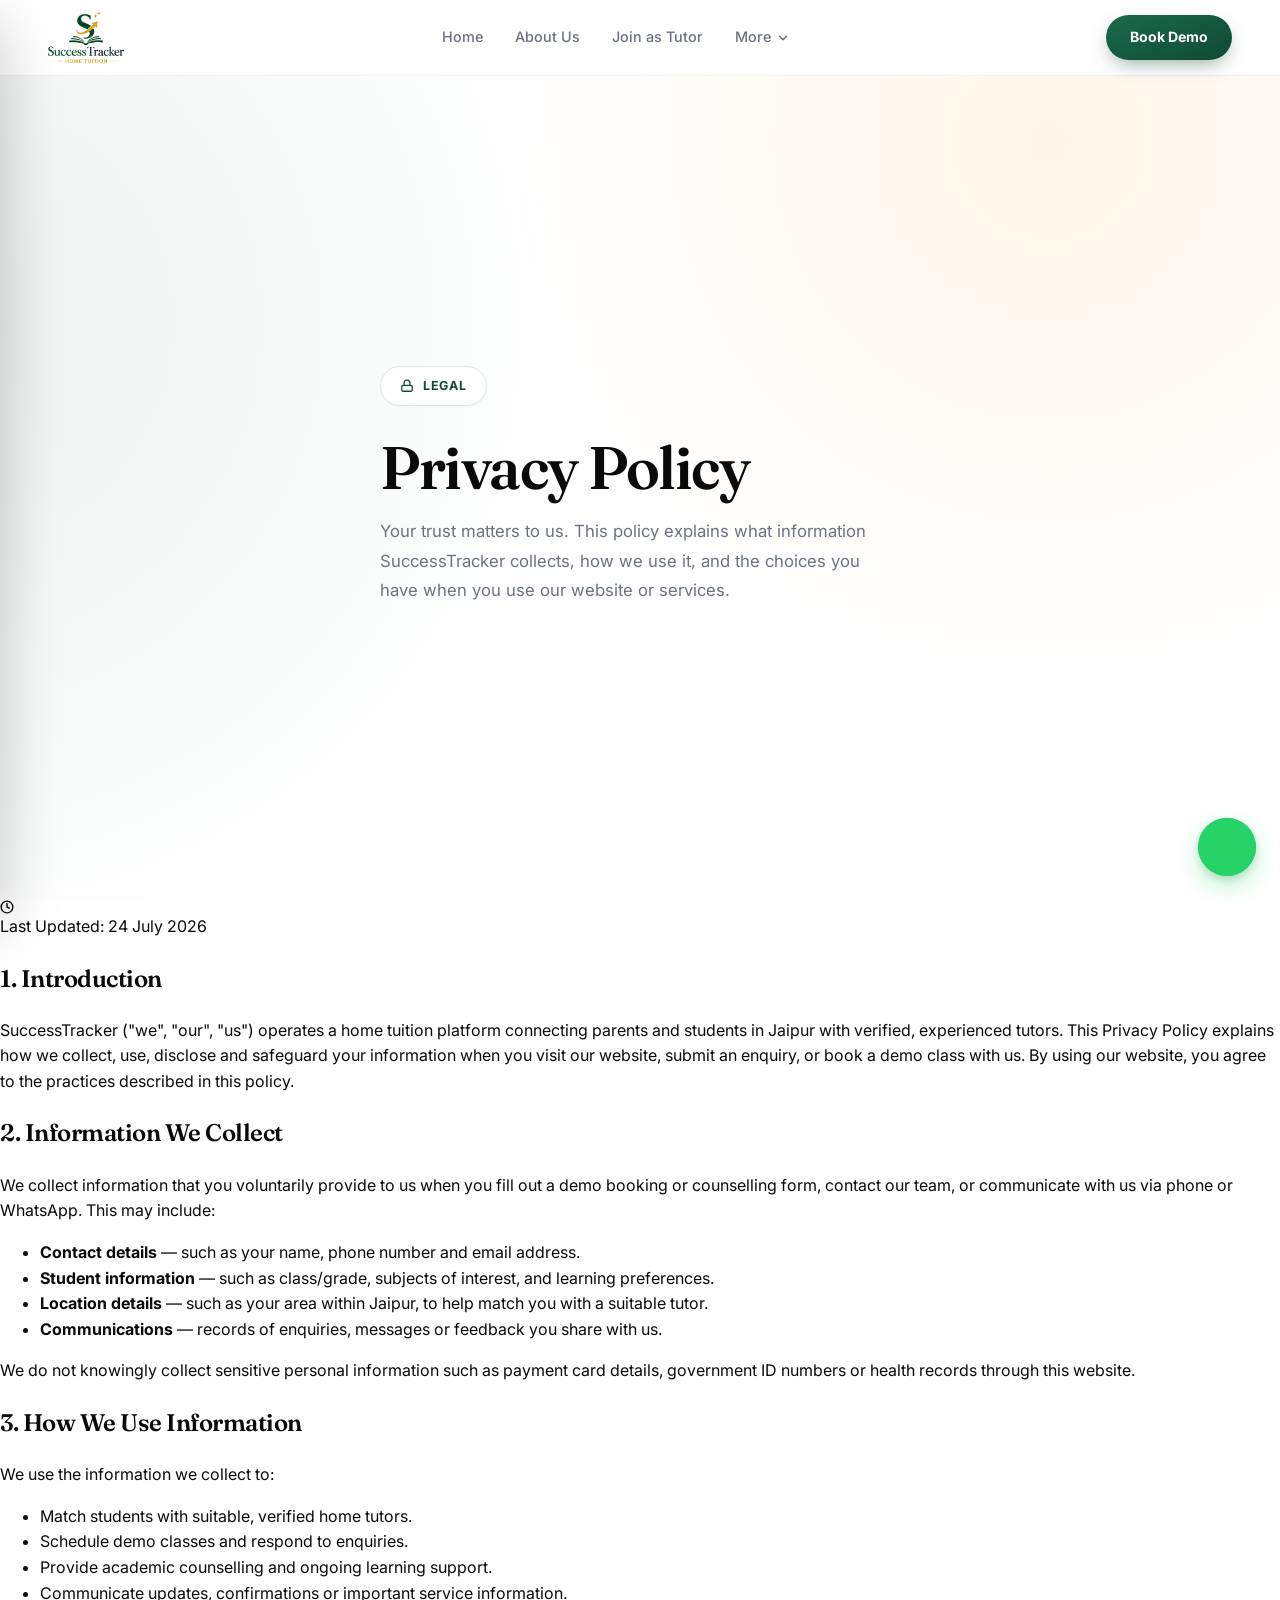
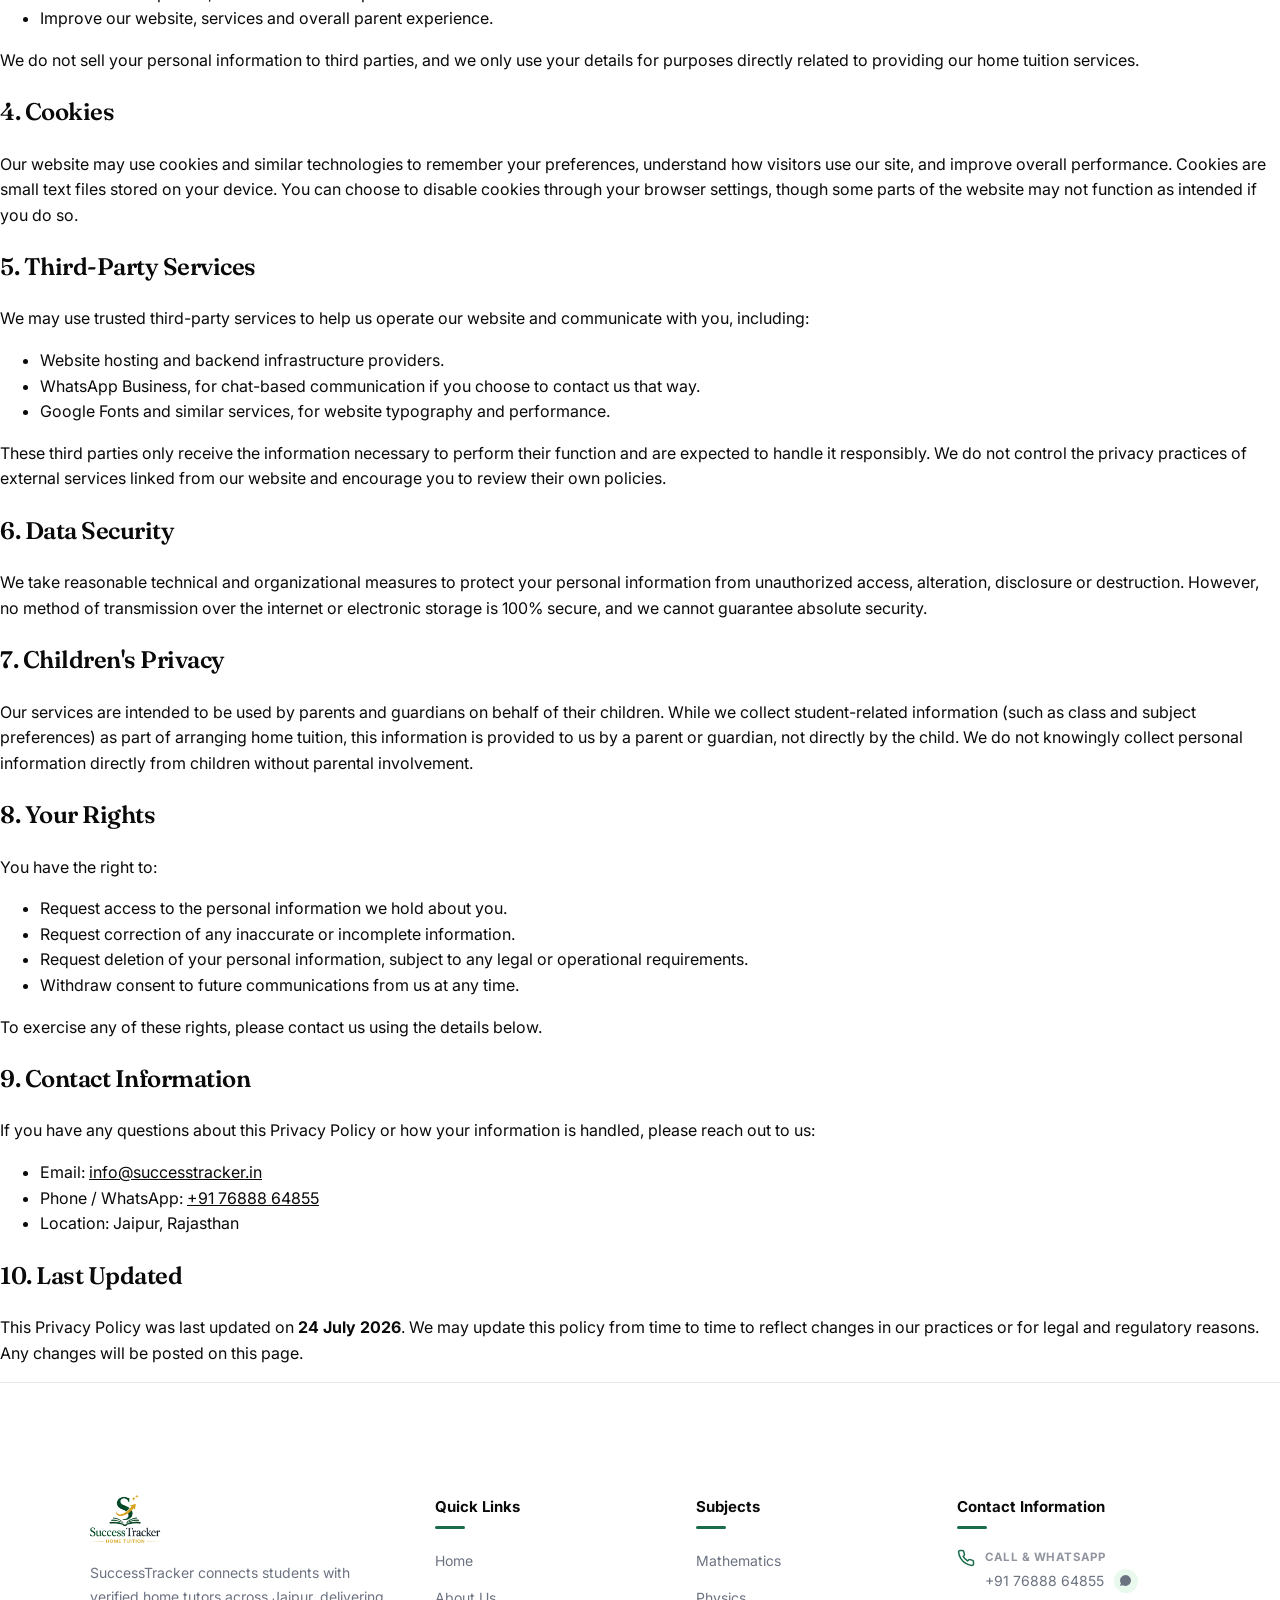
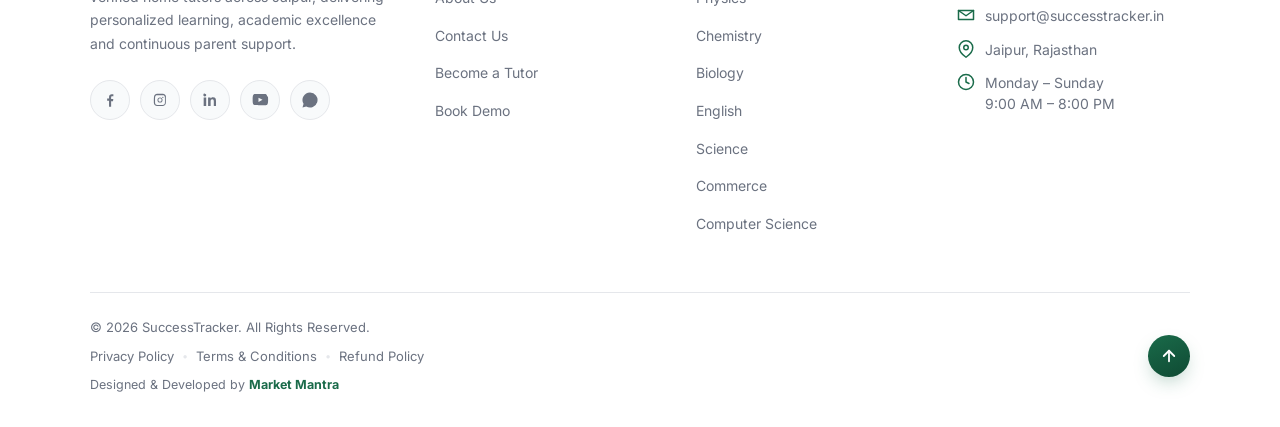
<file: privacy.html>
<!DOCTYPE html>
<html lang="en">
<head>
  <meta charset="UTF-8" />
  <meta name="viewport" content="width=device-width, initial-scale=1.0" />
  <title>Privacy Policy | SuccessTracker</title>
  <meta name="description" content="Read SuccessTracker's Privacy Policy to learn how we collect, use and protect your personal information when you use our home tuition platform." />
  <link rel="canonical" href="https://successtracker.in/privacy.html" />
  <meta name="robots" content="index, follow" />
  <meta property="og:type" content="website" />
  <meta property="og:site_name" content="SuccessTracker" />
  <meta property="og:title" content="Privacy Policy | SuccessTracker" />
  <meta property="og:description" content="Read SuccessTracker's Privacy Policy to learn how we collect, use and protect your personal information when you use our home tuition platform." />
  <meta property="og:url" content="https://successtracker.in/privacy.html" />
  <meta property="og:image" content="https://successtracker.in/assets/logo.png" />
  <meta name="twitter:card" content="summary_large_image" />
  <meta name="twitter:title" content="Privacy Policy | SuccessTracker" />
  <meta name="twitter:description" content="Read SuccessTracker's Privacy Policy to learn how we collect, use and protect your personal information when you use our home tuition platform." />
  <meta name="twitter:image" content="https://successtracker.in/assets/logo.png" />

  <!-- Favicon -->
  <link rel="icon" href="assets/favicon.ico" sizes="any">
  <link rel="icon"
        type="image/png"
        sizes="32x32"
        href="assets/favicon-32.png">
  <link rel="icon"
        type="image/png"
        sizes="16x16"
        href="assets/favicon-16.png">
  <link rel="apple-touch-icon"
        sizes="180x180"
        href="assets/favicon-180.png">
  <meta name="theme-color" content="#166534">

  <!-- Performance: establish early connection to the backend API used by the demo-booking and counselling forms -->
  <link rel="preconnect" href="https://success-tracker-backend.onrender.com" />

  <!-- Premium typography: Fraunces (display serif for headlines) + Inter (body/UI) -->
  <link rel="preconnect" href="https://fonts.googleapis.com" />
  <link rel="preconnect" href="https://fonts.gstatic.com" crossorigin />
  <link href="https://fonts.googleapis.com/css2?family=Fraunces:ital,wght@0,500;0,600;0,700;1,500;1,600&family=Inter:wght@400;500;600;700;800&display=swap" rel="stylesheet" />

  <!-- Global stylesheet (shared with the rest of the site) -->
  <link rel="stylesheet" href="styles.css" />
  <!-- Google tag (gtag.js) -->
  <script async src="https://www.googletagmanager.com/gtag/js?id=G-RCHWBSGJCZ"></script>
  <script>
    window.dataLayer = window.dataLayer || [];
    function gtag(){dataLayer.push(arguments);}
    gtag('js', new Date());
    gtag('config', 'G-RCHWBSGJCZ');
  </script>
  <!-- Microsoft Clarity -->
<script type="text/javascript">
(function(c,l,a,r,i,t,y){
    c[a]=c[a]||function(){(c[a].q=c[a].q||[]).push(arguments)};
    t=l.createElement(r);t.async=1;t.src="https://www.clarity.ms/tag/"+i;
    y=l.getElementsByTagName(r)[0];y.parentNode.insertBefore(t,y);
})(window, document, "clarity", "script", "xt2odnx6sx");
</script>
</head>
<body>

  <!-- Skip link for keyboard / screen-reader users -->
  <a href="#main-content" class="skip-link">Skip to main content</a>

  <!-- ============================================================
       HEADER & NAVIGATION (same premium header, adapted only for
       cross-page links, matching about.html / contact.html)
       ============================================================ -->
<header class="st-header" id="st-header" role="banner">
  <div class="st-nav-inner">

    <!-- Logo -->
    <a href="index.html" class="st-logo" aria-label="SuccessTracker Home">
      <img src="assets/logo.png" alt="SuccessTracker — Home Tuition" class="st-logo-img" />
    </a>

    <!-- Desktop Nav -->
    <nav class="st-desktop-nav" aria-label="Main navigation">
      <ul class="st-nav-list" role="list">

        <li class="st-nav-item">
          <a href="index.html" class="st-nav-link">Home</a>
        </li>

        <li class="st-nav-item">
          <a href="about.html" class="st-nav-link">About Us</a>
        </li>

        <li class="st-nav-item">
          <a href="index.html#counselling" class="st-nav-link">Join as Tutor</a>
        </li>

        <!-- More Dropdown -->
        <li class="st-nav-item st-has-dropdown">
          <button class="st-nav-link st-dropdown-trigger"
                  aria-haspopup="true"
                  aria-expanded="false"
                  aria-controls="st-more-menu"
                  id="st-more-btn">
            More
            <svg class="st-chevron" viewBox="0 0 16 16" fill="none"
                 aria-hidden="true" width="14" height="14">
              <path d="M4 6l4 4 4-4" stroke="currentColor"
                    stroke-width="1.8" stroke-linecap="round" stroke-linejoin="round"/>
            </svg>
          </button>

          <div class="st-dropdown" id="st-more-menu"
               role="menu" aria-labelledby="st-more-btn">
            <a href="index.html#why-us"      class="st-dropdown-item" role="menuitem">
              <span class="st-di-icon">✦</span>Why Choose Us
            </a>
            <a href="index.html#how"         class="st-dropdown-item" role="menuitem">
              <span class="st-di-icon">⟳</span>How It Works
            </a>
            <a href="index.html#counselling"     class="st-dropdown-item" role="menuitem">
              <span class="st-di-icon">₹</span>Fee Structure
            </a>
            <div class="st-dropdown-divider" role="separator"></div>
            <a href="contact.html"        class="st-dropdown-item" role="menuitem">
              <span class="st-di-icon">📞</span>Contact Us
            </a>
          </div>
        </li>

      </ul>
    </nav>

    <!-- Right Actions -->
    <div class="st-nav-actions">
      <a href="index.html#book" class="st-btn-demo">
        Book Demo
      </a>
      <!-- Hamburger -->
      <button class="st-hamburger" id="st-hamburger"
              aria-label="Open menu" aria-expanded="false"
              aria-controls="st-mobile-menu">
        <span></span>
        <span></span>
        <span></span>
      </button>
    </div>

  </div><!-- /st-nav-inner -->
</header>

<!-- ── MOBILE MENU ── -->
<div class="st-mobile-menu" id="st-mobile-menu"
     role="dialog" aria-modal="true" aria-label="Mobile navigation"
     hidden>
  <div class="st-mob-top">
    <a href="index.html" class="st-logo" onclick="stCloseMenu()" aria-label="SuccessTracker Home">
      <img src="assets/logo.png" alt="SuccessTracker — Home Tuition" class="st-logo-img" />
    </a>
    <button class="st-mob-close" onclick="stCloseMenu()" aria-label="Close menu">
      <svg viewBox="0 0 24 24" fill="none" width="20" height="20">
        <path d="M18 6L6 18M6 6l12 12" stroke="currentColor"
              stroke-width="2" stroke-linecap="round"/>
      </svg>
    </button>
  </div>

  <nav class="st-mob-nav" aria-label="Mobile navigation">
    <a href="index.html"       class="st-mob-link" onclick="stCloseMenu()">🏠 Home</a>
    <a href="about.html"     class="st-mob-link" onclick="stCloseMenu()">⭐ About Us</a>
    <a href="index.html#how"        class="st-mob-link" onclick="stCloseMenu()">⟳ How It Works</a>
    <a href="index.html#counselling"    class="st-mob-link" onclick="stCloseMenu()">👨‍🏫 Join as Tutor</a>
    <a href="index.html#counselling"    class="st-mob-link" onclick="stCloseMenu()">₹ Fee Structure</a>
    <a href="index.html#counselling" class="st-mob-link" onclick="stCloseMenu()">📞 Free Counselling</a>
    <a href="contact.html"       class="st-mob-link" onclick="stCloseMenu()">🎓 Contact Us</a>
  </nav>

  <div class="st-mob-actions">
    <a href="index.html#book"    class="st-mob-demo-btn" onclick="stCloseMenu()">Book Demo</a>
  </div>

  <p class="st-mob-footer">
    Jaipur's trusted home tuition platform · CBSE · RBSE
  </p>
</div>

<!-- Mobile overlay -->
<div class="st-mob-overlay" id="st-mob-overlay" onclick="stCloseMenu()" hidden></div>

  <main id="main-content">

    <!-- ============================================================
         PAGE HEADER (reuses .about-hero* — already defined, zero new CSS)
         ============================================================ -->
    <section class="about-hero" id="privacy-hero" aria-label="Privacy Policy">
      <div class="about-hero-inner" style="grid-template-columns: 1fr;">
        <div class="about-hero-text" style="max-width: 720px;">
          <span class="about-hero-badge">
            <svg width="14" height="14" viewBox="0 0 24 24" fill="none" stroke="currentColor" stroke-width="2.2" stroke-linecap="round" stroke-linejoin="round" aria-hidden="true"><rect x="3" y="11" width="18" height="10" rx="2"/><path d="M7 11V7a5 5 0 0 1 10 0v4"/></svg>
            Legal
          </span>
          <h1 class="about-hero-title">Privacy Policy</h1>
          <p class="about-hero-desc">
            Your trust matters to us. This policy explains what information
            SuccessTracker collects, how we use it, and the choices you have
            when you use our website or services.
          </p>
        </div>
      </div>
    </section>


    <!-- ============================================================
         PRIVACY POLICY CONTENT
         ============================================================ -->
    <section class="legal-section" aria-labelledby="privacy-hero">
      <div class="legal-inner">
        <div class="legal-card">

          <span class="legal-updated">
            <svg width="14" height="14" viewBox="0 0 24 24" fill="none" stroke="currentColor" stroke-width="2.4" stroke-linecap="round" stroke-linejoin="round" aria-hidden="true"><circle cx="12" cy="12" r="10"/><polyline points="12 6 12 12 16 14"/></svg>
            Last Updated: 24 July 2026
          </span>

          <article class="legal-article">

            <h2>1. Introduction</h2>
            <p>
              SuccessTracker ("we", "our", "us") operates a home tuition platform
              connecting parents and students in Jaipur with verified, experienced
              tutors. This Privacy Policy explains how we collect, use, disclose
              and safeguard your information when you visit our website, submit
              an enquiry, or book a demo class with us. By using our website, you
              agree to the practices described in this policy.
            </p>

            <h2>2. Information We Collect</h2>
            <p>
              We collect information that you voluntarily provide to us when you
              fill out a demo booking or counselling form, contact our team, or
              communicate with us via phone or WhatsApp. This may include:
            </p>
            <ul>
              <li><strong>Contact details</strong> — such as your name, phone number and email address.</li>
              <li><strong>Student information</strong> — such as class/grade, subjects of interest, and learning preferences.</li>
              <li><strong>Location details</strong> — such as your area within Jaipur, to help match you with a suitable tutor.</li>
              <li><strong>Communications</strong> — records of enquiries, messages or feedback you share with us.</li>
            </ul>
            <p>
              We do not knowingly collect sensitive personal information such as
              payment card details, government ID numbers or health records
              through this website.
            </p>

            <h2>3. How We Use Information</h2>
            <p>We use the information we collect to:</p>
            <ul>
              <li>Match students with suitable, verified home tutors.</li>
              <li>Schedule demo classes and respond to enquiries.</li>
              <li>Provide academic counselling and ongoing learning support.</li>
              <li>Communicate updates, confirmations or important service information.</li>
              <li>Improve our website, services and overall parent experience.</li>
            </ul>
            <p>
              We do not sell your personal information to third parties, and we
              only use your details for purposes directly related to providing
              our home tuition services.
            </p>

            <h2>4. Cookies</h2>
            <p>
              Our website may use cookies and similar technologies to remember
              your preferences, understand how visitors use our site, and improve
              overall performance. Cookies are small text files stored on your
              device. You can choose to disable cookies through your browser
              settings, though some parts of the website may not function as
              intended if you do so.
            </p>

            <h2>5. Third-Party Services</h2>
            <p>
              We may use trusted third-party services to help us operate our
              website and communicate with you, including:
            </p>
            <ul>
              <li>Website hosting and backend infrastructure providers.</li>
              <li>WhatsApp Business, for chat-based communication if you choose to contact us that way.</li>
              <li>Google Fonts and similar services, for website typography and performance.</li>
            </ul>
            <p>
              These third parties only receive the information necessary to
              perform their function and are expected to handle it responsibly.
              We do not control the privacy practices of external services linked
              from our website and encourage you to review their own policies.
            </p>

            <h2>6. Data Security</h2>
            <p>
              We take reasonable technical and organizational measures to protect
              your personal information from unauthorized access, alteration,
              disclosure or destruction. However, no method of transmission over
              the internet or electronic storage is 100% secure, and we cannot
              guarantee absolute security.
            </p>

            <h2>7. Children's Privacy</h2>
            <p>
              Our services are intended to be used by parents and guardians on
              behalf of their children. While we collect student-related
              information (such as class and subject preferences) as part of
              arranging home tuition, this information is provided to us by a
              parent or guardian, not directly by the child. We do not knowingly
              collect personal information directly from children without
              parental involvement.
            </p>

            <h2>8. Your Rights</h2>
            <p>You have the right to:</p>
            <ul>
              <li>Request access to the personal information we hold about you.</li>
              <li>Request correction of any inaccurate or incomplete information.</li>
              <li>Request deletion of your personal information, subject to any legal or operational requirements.</li>
              <li>Withdraw consent to future communications from us at any time.</li>
            </ul>
            <p>
              To exercise any of these rights, please contact us using the details below.
            </p>

            <h2>9. Contact Information</h2>
            <p>
              If you have any questions about this Privacy Policy or how your
              information is handled, please reach out to us:
            </p>
            <ul>
              <li>Email: <a href="mailto:info@successtracker.in">info@successtracker.in</a></li>
              <li>Phone / WhatsApp: <a href="tel:+917688864855">+91 76888 64855</a></li>
              <li>Location: Jaipur, Rajasthan</li>
            </ul>

            <h2>10. Last Updated</h2>
            <p>
              This Privacy Policy was last updated on <strong>24 July 2026</strong>.
              We may update this policy from time to time to reflect changes in
              our practices or for legal and regulatory reasons. Any changes will
              be posted on this page.
            </p>

          </article>
        </div>
      </div>
    </section>

  </main>

  <!-- ============================================================
       FOOTER (same premium footer, adapted only for cross-page links)
       ============================================================ -->
<footer class="site-footer" id="site-footer">
  <div class="footer-container">

    <!-- Top Area -->
    <div class="footer-top">

      <!-- Brand Column -->
      <div class="footer-col footer-brand-col">
        <a href="index.html" class="footer-logo-link" aria-label="SuccessTracker Home">
          <img src="assets/logo.png" alt="SuccessTracker — Home Tuition" class="footer-logo-img" />
        </a>
        <p class="footer-tagline">
          SuccessTracker connects students with verified home tutors across
          Jaipur, delivering personalized learning, academic excellence and
          continuous parent support.
        </p>

        <!-- Social Icons -->
        <div class="footer-social">
          <a href="#" class="footer-social-icon" aria-label="Facebook" target="_blank" rel="noopener noreferrer">
            <svg viewBox="0 0 24 24" width="18" height="18" fill="currentColor">
              <path d="M13.5 21v-7.5h2.5l.4-3H13.5V8.4c0-.87.24-1.46 1.49-1.46H16.5V4.3c-.26-.04-1.14-.11-2.17-.11-2.15 0-3.62 1.31-3.62 3.72v2.08H8.2v3h2.51V21h2.79z"/>
            </svg>
          </a>
          <a href="#" class="footer-social-icon" aria-label="Instagram" target="_blank" rel="noopener noreferrer">
            <svg viewBox="0 0 24 24" width="18" height="18" fill="currentColor">
              <path d="M12 8.6a3.4 3.4 0 1 0 0 6.8 3.4 3.4 0 0 0 0-6.8zm0 5.6a2.2 2.2 0 1 1 0-4.4 2.2 2.2 0 0 1 0 4.4zm4.6-5.7a.8.8 0 1 1-1.6 0 .8.8 0 0 1 1.6 0zM20 8.14c-.06-1.2-.33-2.27-1.2-3.14-.87-.87-1.94-1.14-3.14-1.2C14.44 3.74 9.56 3.74 8.34 3.8c-1.2.06-2.27.33-3.14 1.2-.87.87-1.14 1.94-1.2 3.14C3.74 9.56 3.74 14.44 3.8 15.66c.06 1.2.33 2.27 1.2 3.14.87.87 1.94 1.14 3.14 1.2 1.22.06 6.1.06 7.32 0 1.2-.06 2.27-.33 3.14-1.2.87-.87 1.14-1.94 1.2-3.14.06-1.22.06-6.1 0-7.32zM18.3 17c-.26.66-.77 1.17-1.43 1.43-.99.39-3.34.3-4.87.3s-3.89.09-4.87-.3A2.55 2.55 0 0 1 5.7 17c-.39-.99-.3-3.34-.3-4.87s-.09-3.89.3-4.87c.26-.66.77-1.17 1.43-1.43.99-.39 3.34-.3 4.87-.3s3.89-.09 4.87.3c.66.26 1.17.77 1.43 1.43.39.99.3 3.34.3 4.87s.09 3.89-.3 4.87z"/>
            </svg>
          </a>
          <a href="#" class="footer-social-icon" aria-label="LinkedIn" target="_blank" rel="noopener noreferrer">
            <svg viewBox="0 0 24 24" width="18" height="18" fill="currentColor">
              <path d="M6.94 8.5H3.56V20h3.38V8.5zM5.25 3.5A1.96 1.96 0 1 0 5.28 7.4a1.96 1.96 0 0 0-.03-3.9zM20.44 20h-3.38v-5.9c0-1.41-.03-3.22-1.96-3.22-1.97 0-2.27 1.54-2.27 3.12V20H9.45V8.5h3.24v1.57h.05c.45-.85 1.56-1.75 3.21-1.75 3.43 0 4.06 2.26 4.06 5.2V20z"/>
            </svg>
          </a>
          <a href="#" class="footer-social-icon" aria-label="YouTube" target="_blank" rel="noopener noreferrer">
            <svg viewBox="0 0 24 24" width="18" height="18" fill="currentColor">
              <path d="M21.6 7.2s-.21-1.5-.87-2.16c-.83-.87-1.76-.87-2.19-.92C15.44 4 12 4 12 4h-.01s-3.44 0-6.54.12c-.43.05-1.36.05-2.19.92C2.6 5.7 2.4 7.2 2.4 7.2S2.2 8.94 2.2 10.67v1.56c0 1.73.2 3.47.2 3.47s.2 1.5.87 2.16c.83.87 1.92.84 2.4.93 1.74.17 7.33.22 7.33.22s3.44-.01 6.54-.13c.43-.05 1.36-.05 2.19-.92.66-.66.87-2.16.87-2.16s.2-1.74.2-3.47v-1.56c0-1.73-.2-3.47-.2-3.47zM9.98 14.5v-5.6l5.4 2.81-5.4 2.79z"/>
            </svg>
          </a>
          <a href="https://wa.me/917688864855" class="footer-social-icon footer-social-icon-whatsapp" aria-label="WhatsApp" target="_blank" rel="noopener noreferrer">
            <svg viewBox="0 0 24 24" width="18" height="18" fill="currentColor">
              <path d="M17.5 14.4c-.3-.15-1.7-.85-2-.95-.3-.1-.5-.15-.7.15-.2.3-.8.95-1 1.15-.2.2-.35.2-.65.05-.3-.15-1.3-.5-2.5-1.55-.9-.8-1.55-1.8-1.7-2.1-.2-.3 0-.45.15-.6.15-.15.3-.35.45-.5.15-.2.2-.3.3-.5.1-.2.05-.4 0-.55-.05-.15-.65-1.6-.9-2.2-.25-.55-.5-.5-.7-.5-.2 0-.4-.05-.6-.05-.2 0-.55.1-.85.4-.3.3-1.1 1.05-1.1 2.6s1.15 3.05 1.3 3.25c.15.2 2.25 3.5 5.5 4.75.8.3 1.4.5 1.9.65.8.25 1.5.2 2.1.15.65-.1 1.95-.8 2.2-1.55.3-.75.3-1.4.2-1.55-.1-.15-.3-.2-.6-.35z"/>
              <path d="M12 2a10 10 0 0 0-8.55 15.15L2 22l4.95-1.4A10 10 0 1 0 12 2z"/>
            </svg>
          </a>
        </div>
      </div>

      <!-- Quick Links Column -->
      <div class="footer-col">
        <h4 class="footer-col-title">Quick Links</h4>
        <ul class="footer-links">
          <li><a href="index.html">Home</a></li>
          <li><a href="about.html">About Us</a></li>
          <li><a href="contact.html">Contact Us</a></li>
          <li><a href="index.html#counselling">Become a Tutor</a></li>
          <li><a href="index.html#book">Book Demo</a></li>
        </ul>
      </div>

      <!-- Subjects Column -->
      <div class="footer-col">
        <h4 class="footer-col-title">Subjects</h4>
        <ul class="footer-links">
          <li><a href="index.html#subjects">Mathematics</a></li>
          <li><a href="index.html#subjects">Physics</a></li>
          <li><a href="index.html#subjects">Chemistry</a></li>
          <li><a href="index.html#subjects">Biology</a></li>
          <li><a href="index.html#subjects">English</a></li>
          <li><a href="index.html#subjects">Science</a></li>
          <li><a href="index.html#subjects">Commerce</a></li>
          <li><a href="index.html#subjects">Computer Science</a></li>
        </ul>
      </div>

      <!-- Contact Column -->
      <div class="footer-col">
        <h4 class="footer-col-title">Contact Information</h4>
        <ul class="footer-contact">
          <li class="footer-contact-combo">
            <span class="footer-contact-icon" aria-hidden="true">
              <svg viewBox="0 0 24 24" fill="none" stroke="currentColor" stroke-width="2" stroke-linecap="round" stroke-linejoin="round"><path d="M22 16.92v3a2 2 0 0 1-2.18 2 19.79 19.79 0 0 1-8.63-3.07 19.5 19.5 0 0 1-6-6 19.79 19.79 0 0 1-3.07-8.67A2 2 0 0 1 4.11 2h3a2 2 0 0 1 2 1.72c.127.96.361 1.903.7 2.81a2 2 0 0 1-.45 2.11L8.09 9.91a16 16 0 0 0 6 6l1.27-1.27a2 2 0 0 1 2.11-.45c.907.339 1.85.573 2.81.7A2 2 0 0 1 22 16.92z"/></svg>
            </span>
            <span class="footer-contact-combo-body">
              <span class="footer-contact-label">Call &amp; WhatsApp</span>
              <span class="footer-contact-combo-row">
                <a href="tel:+917688864855">+91 76888 64855</a>
                <a href="https://wa.me/917688864855" target="_blank" rel="noopener noreferrer"
                   class="footer-contact-whatsapp-link" aria-label="Chat on WhatsApp">
                  <svg viewBox="0 0 24 24" fill="currentColor"><path d="M17.5 14.4c-.3-.15-1.7-.85-2-.95-.3-.1-.5-.15-.7.15-.2.3-.8.95-1 1.15-.2.2-.35.2-.65.05-.3-.15-1.3-.5-2.5-1.55-.9-.8-1.55-1.8-1.7-2.1-.2-.3 0-.45.15-.6.15-.15.3-.35.45-.5.15-.2.2-.3.3-.5.1-.2.05-.4 0-.55-.05-.15-.65-1.6-.9-2.2-.25-.55-.5-.5-.7-.5-.2 0-.4-.05-.6-.05-.2 0-.55.1-.85.4-.3.3-1.1 1.05-1.1 2.6s1.15 3.05 1.3 3.25c.15.2 2.25 3.5 5.5 4.75.8.3 1.4.5 1.9.65.8.25 1.5.2 2.1.15.65-.1 1.95-.8 2.2-1.55.3-.75.3-1.4.2-1.55-.1-.15-.3-.2-.6-.35z"/><path d="M12 2a10 10 0 0 0-8.55 15.15L2 22l4.95-1.4A10 10 0 1 0 12 2z"/></svg>
                </a>
              </span>
            </span>
          </li>
          <li>
            <span class="footer-contact-icon" aria-hidden="true">
              <svg viewBox="0 0 24 24" fill="none" stroke="currentColor" stroke-width="2" stroke-linecap="round" stroke-linejoin="round"><path d="M4 4h16v16H4z" opacity="0"/><path d="M22 6 12 13 2 6"/><path d="M2 6h20v12H2z"/></svg>
            </span>
            <a href="mailto:support@successtracker.in">support@successtracker.in</a>
          </li>
          <li>
            <span class="footer-contact-icon" aria-hidden="true">
              <svg viewBox="0 0 24 24" fill="none" stroke="currentColor" stroke-width="2" stroke-linecap="round" stroke-linejoin="round"><path d="M21 10c0 7-9 13-9 13s-9-6-9-13a9 9 0 0 1 18 0z"/><circle cx="12" cy="10" r="3"/></svg>
            </span>
            <span class="footer-contact-static">Jaipur, Rajasthan</span>
          </li>
          <li class="footer-hours">
            <span class="footer-contact-icon" aria-hidden="true">
              <svg viewBox="0 0 24 24" fill="none" stroke="currentColor" stroke-width="2" stroke-linecap="round" stroke-linejoin="round"><circle cx="12" cy="12" r="10"/><polyline points="12 6 12 12 16 14"/></svg>
            </span>
            <span class="footer-contact-static">
              Monday – Sunday<br />9:00 AM – 8:00 PM
            </span>
          </li>
        </ul>
      </div>

    </div>

    <!-- Divider -->
    <div class="footer-divider"></div>

    <!-- Bottom Bar -->
    <div class="footer-bottom">
      <div class="footer-bottom-left">
        <p class="footer-copy">© 2026 SuccessTracker. All Rights Reserved.</p>
        <p class="footer-legal-links">
  <a href="privacy.html">Privacy Policy</a>
  <span class="footer-legal-dot" aria-hidden="true">•</span>
  <a href="terms.html">Terms &amp; Conditions</a>
  <span class="footer-legal-dot" aria-hidden="true">•</span>
  <a href="refund.html">Refund Policy</a>
</p>
        <p class="footer-credit">
          Designed &amp; Developed by
          <a href="https://wa.me/917023534538" target="_blank" rel="noopener noreferrer">Market Mantra</a>
        </p>
      </div>

      <button type="button" class="footer-back-to-top" id="footerBackToTop" aria-label="Back to top">
        <svg viewBox="0 0 24 24" fill="none" stroke="currentColor" stroke-width="2.4" stroke-linecap="round" stroke-linejoin="round" width="18" height="18" aria-hidden="true">
          <line x1="12" y1="19" x2="12" y2="5"/>
          <polyline points="5 12 12 5 19 12"/>
        </svg>
      </button>
    </div>

  </div>
</footer>

  <!-- ============================================================
       FLOATING WHATSAPP BUTTON
       ============================================================ -->
  <a href="https://wa.me/917688864855" target="_blank" rel="noopener noreferrer"
     class="floating-whatsapp" aria-label="Chat with us on WhatsApp">
    <span class="floating-whatsapp-pulse" aria-hidden="true"></span>
    <svg viewBox="0 0 24 24" fill="currentColor" width="28" height="28" aria-hidden="true">
      <path d="M17.5 14.4c-.3-.15-1.7-.85-2-.95-.3-.1-.5-.15-.7.15-.2.3-.8.95-1 1.15-.2.2-.35.2-.65.05-.3-.15-1.3-.5-2.5-1.55-.9-.8-1.55-1.8-1.7-2.1-.2-.3 0-.45.15-.6.15-.15.3-.35.45-.5.15-.2.2-.3.3-.5.1-.2.05-.4 0-.55-.05-.15-.65-1.6-.9-2.2-.25-.55-.5-.5-.7-.5-.2 0-.4-.05-.6-.05-.2 0-.55.1-.85.4-.3.3-1.1 1.05-1.1 2.6s1.15 3.05 1.3 3.25c.15.2 2.25 3.5 5.5 4.75.8.3 1.4.5 1.9.65.8.25 1.5.2 2.1.15.65-.1 1.95-.8 2.2-1.55.3-.75.3-1.4.2-1.55-.1-.15-.3-.2-.6-.35z"/>
      <path d="M12 2a10 10 0 0 0-8.55 15.15L2 22l4.95-1.4A10 10 0 1 0 12 2z"/>
    </svg>
    <span class="floating-whatsapp-tooltip">Chat with us</span>
  </a>

  <!-- Global script (all sections) — deferred for performance -->
  <script src="main.js" defer></script>

</body>
</html>
</file>
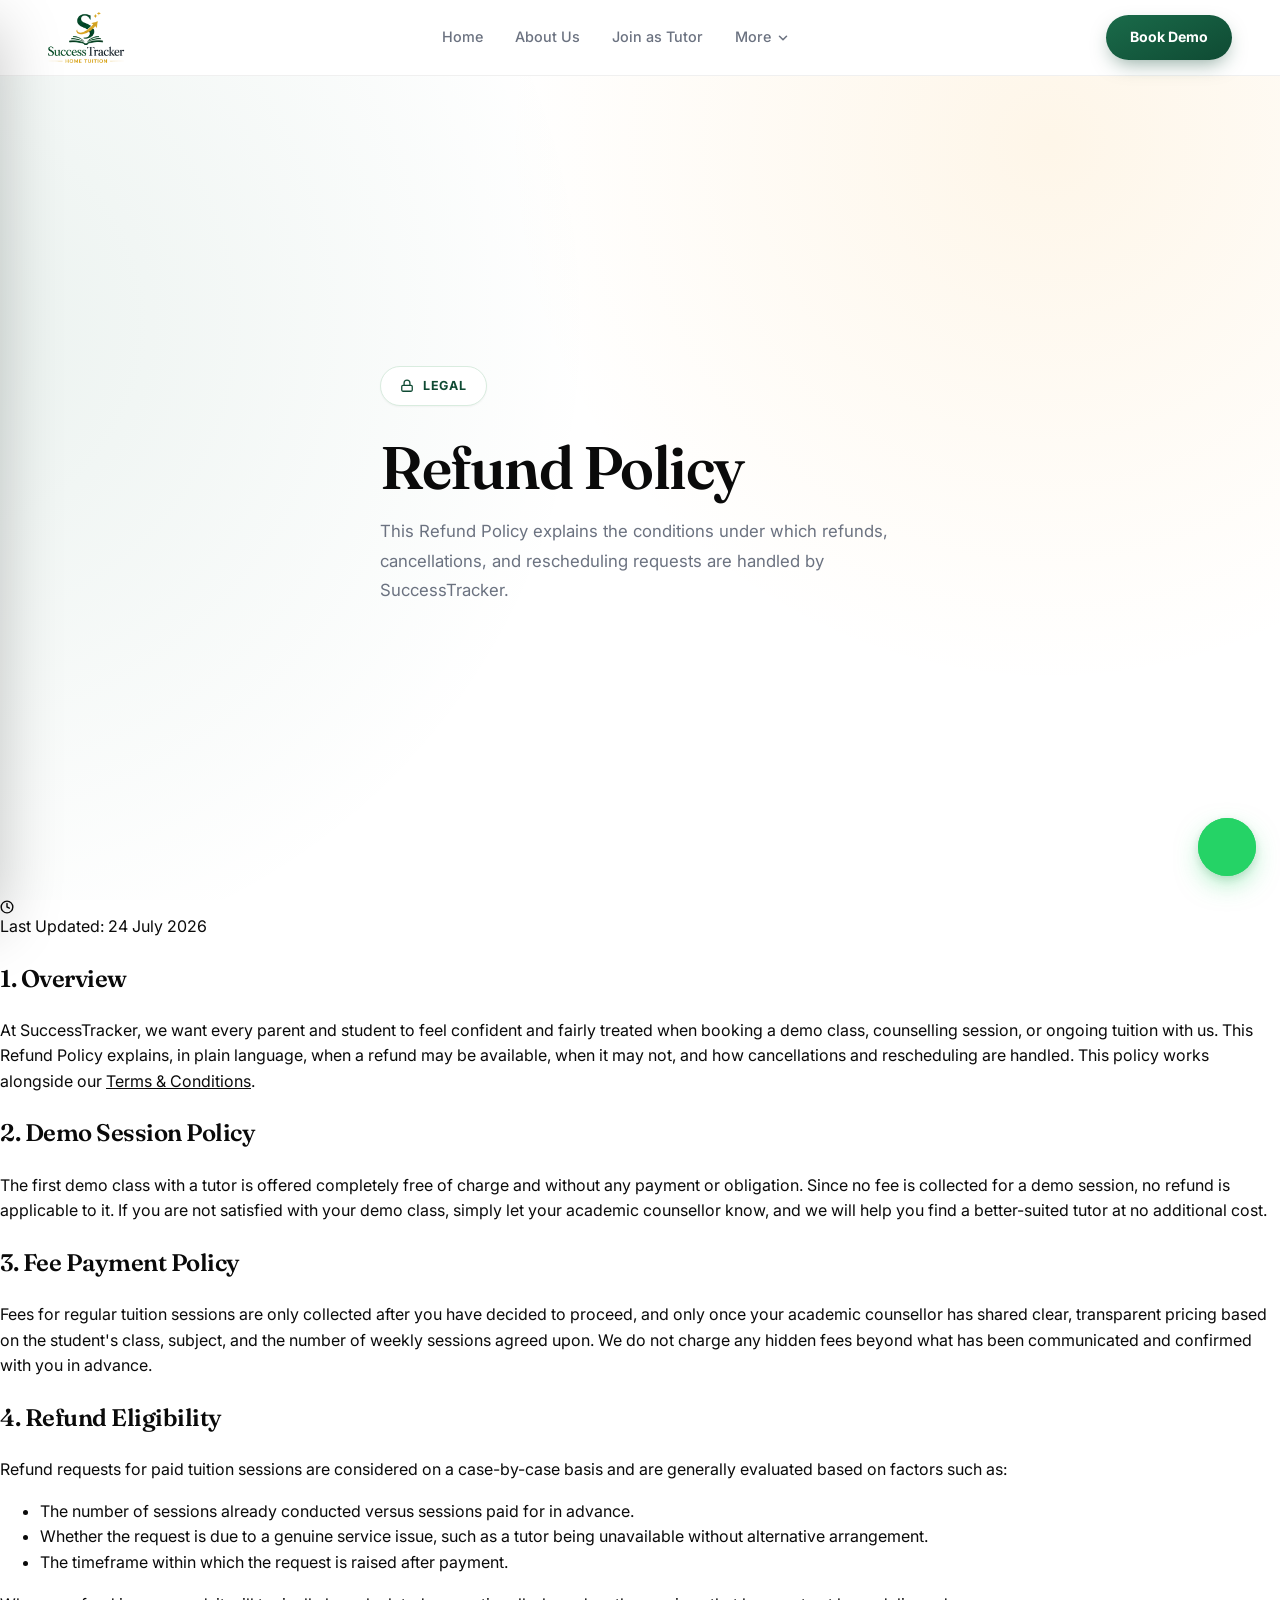
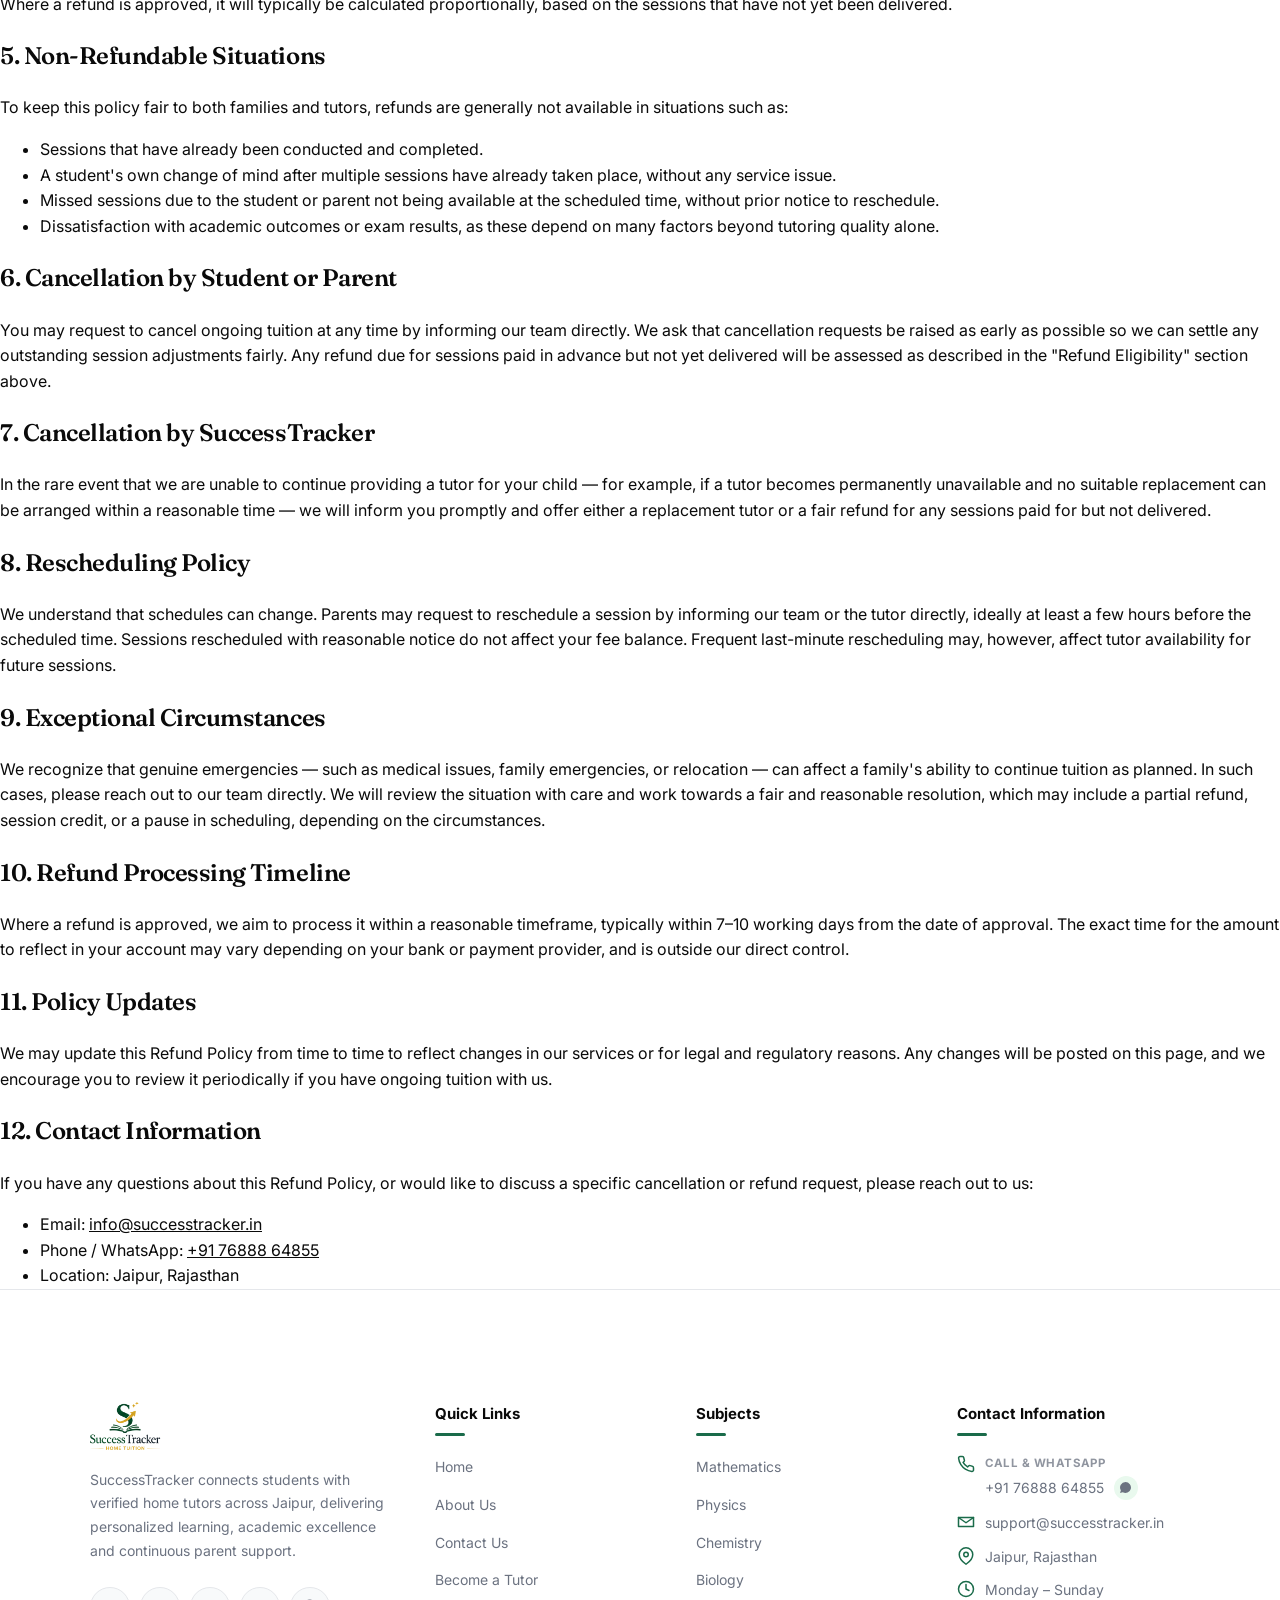
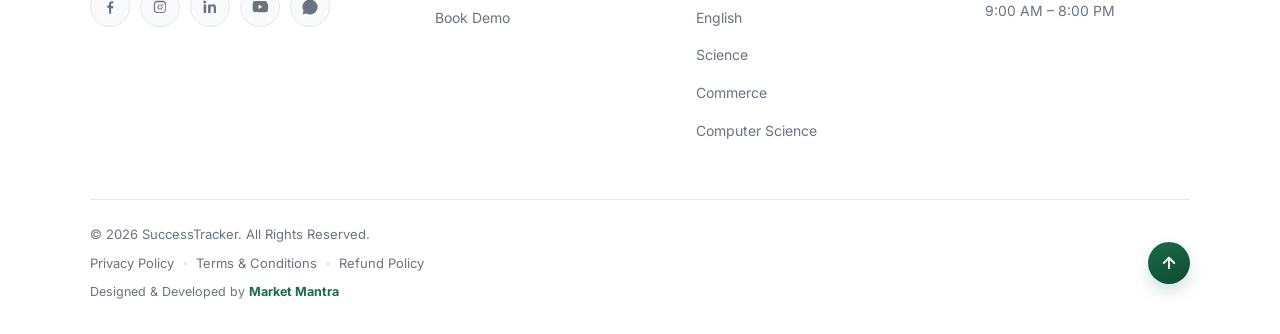
<file: refund.html>
<!DOCTYPE html>
<html lang="en">
<head>
  <meta charset="UTF-8" />
  <meta name="viewport" content="width=device-width, initial-scale=1.0" />
  <title>Refund Policy | SuccessTracker</title>
  <meta name="description" content="Read SuccessTracker's Refund Policy regarding tutoring services, counselling sessions, course fees, cancellations, and refunds." />
  <link rel="canonical" href="https://successtracker.in/refund.html" />
  <meta name="robots" content="index, follow" />
  <meta property="og:type" content="website" />
  <meta property="og:site_name" content="SuccessTracker" />
  <meta property="og:title" content="Refund Policy | SuccessTracker" />
  <meta property="og:description" content="Read SuccessTracker's Refund Policy regarding tutoring services, counselling sessions, course fees, cancellations, and refunds." />
  <meta property="og:url" content="https://successtracker.in/refund.html" />
  <meta property="og:image" content="https://successtracker.in/assets/logo.png" />
  <meta name="twitter:card" content="summary_large_image" />
  <meta name="twitter:title" content="Refund Policy | SuccessTracker" />
  <meta name="twitter:description" content="Read SuccessTracker's Refund Policy regarding tutoring services, counselling sessions, course fees, cancellations, and refunds." />
  <meta name="twitter:image" content="https://successtracker.in/assets/logo.png" />

  <!-- Favicon -->
  <link rel="icon" href="assets/favicon.ico" sizes="any">
  <link rel="icon"
        type="image/png"
        sizes="32x32"
        href="assets/favicon-32.png">
  <link rel="icon"
        type="image/png"
        sizes="16x16"
        href="assets/favicon-16.png">
  <link rel="apple-touch-icon"
        sizes="180x180"
        href="assets/favicon-180.png">
  <meta name="theme-color" content="#166534">

  <!-- Performance: establish early connection to the backend API used by the demo-booking and counselling forms -->
  <link rel="preconnect" href="https://success-tracker-backend.onrender.com" />

  <!-- Premium typography: Fraunces (display serif for headlines) + Inter (body/UI) -->
  <link rel="preconnect" href="https://fonts.googleapis.com" />
  <link rel="preconnect" href="https://fonts.gstatic.com" crossorigin />
  <link href="https://fonts.googleapis.com/css2?family=Fraunces:ital,wght@0,500;0,600;0,700;1,500;1,600&family=Inter:wght@400;500;600;700;800&display=swap" rel="stylesheet" />

  <!-- Global stylesheet (shared with the rest of the site) -->
  <link rel="stylesheet" href="styles.css" />
  <!-- Google tag (gtag.js) -->
  <script async src="https://www.googletagmanager.com/gtag/js?id=G-RCHWBSGJCZ"></script>
  <script>
    window.dataLayer = window.dataLayer || [];
    function gtag(){dataLayer.push(arguments);}
    gtag('js', new Date());
    gtag('config', 'G-RCHWBSGJCZ');
  </script>
  <!-- Microsoft Clarity -->
<script type="text/javascript">
(function(c,l,a,r,i,t,y){
    c[a]=c[a]||function(){(c[a].q=c[a].q||[]).push(arguments)};
    t=l.createElement(r);t.async=1;t.src="https://www.clarity.ms/tag/"+i;
    y=l.getElementsByTagName(r)[0];y.parentNode.insertBefore(t,y);
})(window, document, "clarity", "script", "xt2odnx6sx");
</script>
</head>
<body>

  <!-- Skip link for keyboard / screen-reader users -->
  <a href="#main-content" class="skip-link">Skip to main content</a>

  <!-- ============================================================
       HEADER & NAVIGATION (same premium header, adapted only for
       cross-page links, matching about.html / contact.html)
       ============================================================ -->
<header class="st-header" id="st-header" role="banner">
  <div class="st-nav-inner">

    <!-- Logo -->
    <a href="index.html" class="st-logo" aria-label="SuccessTracker Home">
      <img src="assets/logo.png" alt="SuccessTracker — Home Tuition" class="st-logo-img" />
    </a>

    <!-- Desktop Nav -->
    <nav class="st-desktop-nav" aria-label="Main navigation">
      <ul class="st-nav-list" role="list">

        <li class="st-nav-item">
          <a href="index.html" class="st-nav-link">Home</a>
        </li>

        <li class="st-nav-item">
          <a href="about.html" class="st-nav-link">About Us</a>
        </li>

        <li class="st-nav-item">
          <a href="index.html#counselling" class="st-nav-link">Join as Tutor</a>
        </li>

        <!-- More Dropdown -->
        <li class="st-nav-item st-has-dropdown">
          <button class="st-nav-link st-dropdown-trigger"
                  aria-haspopup="true"
                  aria-expanded="false"
                  aria-controls="st-more-menu"
                  id="st-more-btn">
            More
            <svg class="st-chevron" viewBox="0 0 16 16" fill="none"
                 aria-hidden="true" width="14" height="14">
              <path d="M4 6l4 4 4-4" stroke="currentColor"
                    stroke-width="1.8" stroke-linecap="round" stroke-linejoin="round"/>
            </svg>
          </button>

          <div class="st-dropdown" id="st-more-menu"
               role="menu" aria-labelledby="st-more-btn">
            <a href="index.html#why-us"      class="st-dropdown-item" role="menuitem">
              <span class="st-di-icon">✦</span>Why Choose Us
            </a>
            <a href="index.html#how"         class="st-dropdown-item" role="menuitem">
              <span class="st-di-icon">⟳</span>How It Works
            </a>
            <a href="index.html#counselling"     class="st-dropdown-item" role="menuitem">
              <span class="st-di-icon">₹</span>Fee Structure
            </a>
            <div class="st-dropdown-divider" role="separator"></div>
            <a href="contact.html"        class="st-dropdown-item" role="menuitem">
              <span class="st-di-icon">📞</span>Contact Us
            </a>
          </div>
        </li>

      </ul>
    </nav>

    <!-- Right Actions -->
    <div class="st-nav-actions">
      <a href="index.html#book" class="st-btn-demo">
        Book Demo
      </a>
      <!-- Hamburger -->
      <button class="st-hamburger" id="st-hamburger"
              aria-label="Open menu" aria-expanded="false"
              aria-controls="st-mobile-menu">
        <span></span>
        <span></span>
        <span></span>
      </button>
    </div>

  </div><!-- /st-nav-inner -->
</header>

<!-- ── MOBILE MENU ── -->
<div class="st-mobile-menu" id="st-mobile-menu"
     role="dialog" aria-modal="true" aria-label="Mobile navigation"
     hidden>
  <div class="st-mob-top">
    <a href="index.html" class="st-logo" onclick="stCloseMenu()" aria-label="SuccessTracker Home">
      <img src="assets/logo.png" alt="SuccessTracker — Home Tuition" class="st-logo-img" />
    </a>
    <button class="st-mob-close" onclick="stCloseMenu()" aria-label="Close menu">
      <svg viewBox="0 0 24 24" fill="none" width="20" height="20">
        <path d="M18 6L6 18M6 6l12 12" stroke="currentColor"
              stroke-width="2" stroke-linecap="round"/>
      </svg>
    </button>
  </div>

  <nav class="st-mob-nav" aria-label="Mobile navigation">
    <a href="index.html"       class="st-mob-link" onclick="stCloseMenu()">🏠 Home</a>
    <a href="about.html"     class="st-mob-link" onclick="stCloseMenu()">⭐ About Us</a>
    <a href="index.html#how"        class="st-mob-link" onclick="stCloseMenu()">⟳ How It Works</a>
    <a href="index.html#counselling"    class="st-mob-link" onclick="stCloseMenu()">👨‍🏫 Join as Tutor</a>
    <a href="index.html#counselling"    class="st-mob-link" onclick="stCloseMenu()">₹ Fee Structure</a>
    <a href="index.html#counselling" class="st-mob-link" onclick="stCloseMenu()">📞 Free Counselling</a>
    <a href="contact.html"       class="st-mob-link" onclick="stCloseMenu()">🎓 Contact Us</a>
  </nav>

  <div class="st-mob-actions">
    <a href="index.html#book"    class="st-mob-demo-btn" onclick="stCloseMenu()">Book Demo</a>
  </div>

  <p class="st-mob-footer">
    Jaipur's trusted home tuition platform · CBSE · RBSE
  </p>
</div>

<!-- Mobile overlay -->
<div class="st-mob-overlay" id="st-mob-overlay" onclick="stCloseMenu()" hidden></div>

  <main id="main-content">

    <!-- ============================================================
         PAGE HEADER (reuses .about-hero* — already defined, zero new CSS)
         ============================================================ -->
    <section class="about-hero" id="refund-hero" aria-label="Refund Policy">
      <div class="about-hero-inner" style="grid-template-columns: 1fr;">
        <div class="about-hero-text" style="max-width: 720px;">
          <span class="about-hero-badge">
            <svg width="14" height="14" viewBox="0 0 24 24" fill="none" stroke="currentColor" stroke-width="2.2" stroke-linecap="round" stroke-linejoin="round" aria-hidden="true"><rect x="3" y="11" width="18" height="10" rx="2"/><path d="M7 11V7a5 5 0 0 1 10 0v4"/></svg>
            Legal
          </span>
          <h1 class="about-hero-title">Refund Policy</h1>
          <p class="about-hero-desc">
            This Refund Policy explains the conditions under which refunds,
            cancellations, and rescheduling requests are handled by SuccessTracker.
          </p>
        </div>
      </div>
    </section>


    <!-- ============================================================
         REFUND POLICY CONTENT
         ============================================================ -->
    <section class="legal-section" aria-labelledby="refund-hero">
      <div class="legal-inner">
        <div class="legal-card">

          <span class="legal-updated">
            <svg width="14" height="14" viewBox="0 0 24 24" fill="none" stroke="currentColor" stroke-width="2.4" stroke-linecap="round" stroke-linejoin="round" aria-hidden="true"><circle cx="12" cy="12" r="10"/><polyline points="12 6 12 12 16 14"/></svg>
            Last Updated: 24 July 2026
          </span>

          <article class="legal-article">

            <h2>1. Overview</h2>
            <p>
              At SuccessTracker, we want every parent and student to feel
              confident and fairly treated when booking a demo class, counselling
              session, or ongoing tuition with us. This Refund Policy explains,
              in plain language, when a refund may be available, when it may
              not, and how cancellations and rescheduling are handled. This
              policy works alongside our
              <a href="terms.html">Terms &amp; Conditions</a>.
            </p>

            <h2>2. Demo Session Policy</h2>
            <p>
              The first demo class with a tutor is offered completely free of
              charge and without any payment or obligation. Since no fee is
              collected for a demo session, no refund is applicable to it. If
              you are not satisfied with your demo class, simply let your
              academic counsellor know, and we will help you find a better-suited
              tutor at no additional cost.
            </p>

            <h2>3. Fee Payment Policy</h2>
            <p>
              Fees for regular tuition sessions are only collected after you
              have decided to proceed, and only once your academic counsellor
              has shared clear, transparent pricing based on the student's
              class, subject, and the number of weekly sessions agreed upon.
              We do not charge any hidden fees beyond what has been
              communicated and confirmed with you in advance.
            </p>

            <h2>4. Refund Eligibility</h2>
            <p>
              Refund requests for paid tuition sessions are considered on a
              case-by-case basis and are generally evaluated based on factors
              such as:
            </p>
            <ul>
              <li>The number of sessions already conducted versus sessions paid for in advance.</li>
              <li>Whether the request is due to a genuine service issue, such as a tutor being unavailable without alternative arrangement.</li>
              <li>The timeframe within which the request is raised after payment.</li>
            </ul>
            <p>
              Where a refund is approved, it will typically be calculated
              proportionally, based on the sessions that have not yet been
              delivered.
            </p>

            <h2>5. Non-Refundable Situations</h2>
            <p>
              To keep this policy fair to both families and tutors, refunds are
              generally not available in situations such as:
            </p>
            <ul>
              <li>Sessions that have already been conducted and completed.</li>
              <li>A student's own change of mind after multiple sessions have already taken place, without any service issue.</li>
              <li>Missed sessions due to the student or parent not being available at the scheduled time, without prior notice to reschedule.</li>
              <li>Dissatisfaction with academic outcomes or exam results, as these depend on many factors beyond tutoring quality alone.</li>
            </ul>

            <h2>6. Cancellation by Student or Parent</h2>
            <p>
              You may request to cancel ongoing tuition at any time by informing
              our team directly. We ask that cancellation requests be raised as
              early as possible so we can settle any outstanding session
              adjustments fairly. Any refund due for sessions paid in advance
              but not yet delivered will be assessed as described in the
              "Refund Eligibility" section above.
            </p>

            <h2>7. Cancellation by SuccessTracker</h2>
            <p>
              In the rare event that we are unable to continue providing a
              tutor for your child — for example, if a tutor becomes
              permanently unavailable and no suitable replacement can be
              arranged within a reasonable time — we will inform you promptly
              and offer either a replacement tutor or a fair refund for any
              sessions paid for but not delivered.
            </p>

            <h2>8. Rescheduling Policy</h2>
            <p>
              We understand that schedules can change. Parents may request to
              reschedule a session by informing our team or the tutor directly,
              ideally at least a few hours before the scheduled time. Sessions
              rescheduled with reasonable notice do not affect your fee balance.
              Frequent last-minute rescheduling may, however, affect tutor
              availability for future sessions.
            </p>

            <h2>9. Exceptional Circumstances</h2>
            <p>
              We recognize that genuine emergencies — such as medical issues,
              family emergencies, or relocation — can affect a family's ability
              to continue tuition as planned. In such cases, please reach out to
              our team directly. We will review the situation with care and work
              towards a fair and reasonable resolution, which may include a
              partial refund, session credit, or a pause in scheduling, depending
              on the circumstances.
            </p>

            <h2>10. Refund Processing Timeline</h2>
            <p>
              Where a refund is approved, we aim to process it within a
              reasonable timeframe, typically within 7–10 working days from the
              date of approval. The exact time for the amount to reflect in your
              account may vary depending on your bank or payment provider, and
              is outside our direct control.
            </p>

            <h2>11. Policy Updates</h2>
            <p>
              We may update this Refund Policy from time to time to reflect
              changes in our services or for legal and regulatory reasons. Any
              changes will be posted on this page, and we encourage you to
              review it periodically if you have ongoing tuition with us.
            </p>

            <h2>12. Contact Information</h2>
            <p>
              If you have any questions about this Refund Policy, or would like
              to discuss a specific cancellation or refund request, please reach
              out to us:
            </p>
            <ul>
              <li>Email: <a href="mailto:info@successtracker.in">info@successtracker.in</a></li>
              <li>Phone / WhatsApp: <a href="tel:+917688864855">+91 76888 64855</a></li>
              <li>Location: Jaipur, Rajasthan</li>
            </ul>

          </article>
        </div>
      </div>
    </section>

  </main>

  <!-- ============================================================
       FOOTER (same premium footer, adapted only for cross-page links)
       ============================================================ -->
<footer class="site-footer" id="site-footer">
  <div class="footer-container">

    <!-- Top Area -->
    <div class="footer-top">

      <!-- Brand Column -->
      <div class="footer-col footer-brand-col">
        <a href="index.html" class="footer-logo-link" aria-label="SuccessTracker Home">
          <img src="assets/logo.png" alt="SuccessTracker — Home Tuition" class="footer-logo-img" />
        </a>
        <p class="footer-tagline">
          SuccessTracker connects students with verified home tutors across
          Jaipur, delivering personalized learning, academic excellence and
          continuous parent support.
        </p>

        <!-- Social Icons -->
        <div class="footer-social">
          <a href="#" class="footer-social-icon" aria-label="Facebook" target="_blank" rel="noopener noreferrer">
            <svg viewBox="0 0 24 24" width="18" height="18" fill="currentColor">
              <path d="M13.5 21v-7.5h2.5l.4-3H13.5V8.4c0-.87.24-1.46 1.49-1.46H16.5V4.3c-.26-.04-1.14-.11-2.17-.11-2.15 0-3.62 1.31-3.62 3.72v2.08H8.2v3h2.51V21h2.79z"/>
            </svg>
          </a>
          <a href="#" class="footer-social-icon" aria-label="Instagram" target="_blank" rel="noopener noreferrer">
            <svg viewBox="0 0 24 24" width="18" height="18" fill="currentColor">
              <path d="M12 8.6a3.4 3.4 0 1 0 0 6.8 3.4 3.4 0 0 0 0-6.8zm0 5.6a2.2 2.2 0 1 1 0-4.4 2.2 2.2 0 0 1 0 4.4zm4.6-5.7a.8.8 0 1 1-1.6 0 .8.8 0 0 1 1.6 0zM20 8.14c-.06-1.2-.33-2.27-1.2-3.14-.87-.87-1.94-1.14-3.14-1.2C14.44 3.74 9.56 3.74 8.34 3.8c-1.2.06-2.27.33-3.14 1.2-.87.87-1.14 1.94-1.2 3.14C3.74 9.56 3.74 14.44 3.8 15.66c.06 1.2.33 2.27 1.2 3.14.87.87 1.94 1.14 3.14 1.2 1.22.06 6.1.06 7.32 0 1.2-.06 2.27-.33 3.14-1.2.87-.87 1.14-1.94 1.2-3.14.06-1.22.06-6.1 0-7.32zM18.3 17c-.26.66-.77 1.17-1.43 1.43-.99.39-3.34.3-4.87.3s-3.89.09-4.87-.3A2.55 2.55 0 0 1 5.7 17c-.39-.99-.3-3.34-.3-4.87s-.09-3.89.3-4.87c.26-.66.77-1.17 1.43-1.43.99-.39 3.34-.3 4.87-.3s3.89-.09 4.87.3c.66.26 1.17.77 1.43 1.43.39.99.3 3.34.3 4.87s.09 3.89-.3 4.87z"/>
            </svg>
          </a>
          <a href="#" class="footer-social-icon" aria-label="LinkedIn" target="_blank" rel="noopener noreferrer">
            <svg viewBox="0 0 24 24" width="18" height="18" fill="currentColor">
              <path d="M6.94 8.5H3.56V20h3.38V8.5zM5.25 3.5A1.96 1.96 0 1 0 5.28 7.4a1.96 1.96 0 0 0-.03-3.9zM20.44 20h-3.38v-5.9c0-1.41-.03-3.22-1.96-3.22-1.97 0-2.27 1.54-2.27 3.12V20H9.45V8.5h3.24v1.57h.05c.45-.85 1.56-1.75 3.21-1.75 3.43 0 4.06 2.26 4.06 5.2V20z"/>
            </svg>
          </a>
          <a href="#" class="footer-social-icon" aria-label="YouTube" target="_blank" rel="noopener noreferrer">
            <svg viewBox="0 0 24 24" width="18" height="18" fill="currentColor">
              <path d="M21.6 7.2s-.21-1.5-.87-2.16c-.83-.87-1.76-.87-2.19-.92C15.44 4 12 4 12 4h-.01s-3.44 0-6.54.12c-.43.05-1.36.05-2.19.92C2.6 5.7 2.4 7.2 2.4 7.2S2.2 8.94 2.2 10.67v1.56c0 1.73.2 3.47.2 3.47s.2 1.5.87 2.16c.83.87 1.92.84 2.4.93 1.74.17 7.33.22 7.33.22s3.44-.01 6.54-.13c.43-.05 1.36-.05 2.19-.92.66-.66.87-2.16.87-2.16s.2-1.74.2-3.47v-1.56c0-1.73-.2-3.47-.2-3.47zM9.98 14.5v-5.6l5.4 2.81-5.4 2.79z"/>
            </svg>
          </a>
          <a href="https://wa.me/917688864855" class="footer-social-icon footer-social-icon-whatsapp" aria-label="WhatsApp" target="_blank" rel="noopener noreferrer">
            <svg viewBox="0 0 24 24" width="18" height="18" fill="currentColor">
              <path d="M17.5 14.4c-.3-.15-1.7-.85-2-.95-.3-.1-.5-.15-.7.15-.2.3-.8.95-1 1.15-.2.2-.35.2-.65.05-.3-.15-1.3-.5-2.5-1.55-.9-.8-1.55-1.8-1.7-2.1-.2-.3 0-.45.15-.6.15-.15.3-.35.45-.5.15-.2.2-.3.3-.5.1-.2.05-.4 0-.55-.05-.15-.65-1.6-.9-2.2-.25-.55-.5-.5-.7-.5-.2 0-.4-.05-.6-.05-.2 0-.55.1-.85.4-.3.3-1.1 1.05-1.1 2.6s1.15 3.05 1.3 3.25c.15.2 2.25 3.5 5.5 4.75.8.3 1.4.5 1.9.65.8.25 1.5.2 2.1.15.65-.1 1.95-.8 2.2-1.55.3-.75.3-1.4.2-1.55-.1-.15-.3-.2-.6-.35z"/>
              <path d="M12 2a10 10 0 0 0-8.55 15.15L2 22l4.95-1.4A10 10 0 1 0 12 2z"/>
            </svg>
          </a>
        </div>
      </div>

      <!-- Quick Links Column -->
      <div class="footer-col">
        <h4 class="footer-col-title">Quick Links</h4>
        <ul class="footer-links">
          <li><a href="index.html">Home</a></li>
          <li><a href="about.html">About Us</a></li>
          <li><a href="contact.html">Contact Us</a></li>
          <li><a href="index.html#counselling">Become a Tutor</a></li>
          <li><a href="index.html#book">Book Demo</a></li>
        </ul>
      </div>

      <!-- Subjects Column -->
      <div class="footer-col">
        <h4 class="footer-col-title">Subjects</h4>
        <ul class="footer-links">
          <li><a href="index.html#subjects">Mathematics</a></li>
          <li><a href="index.html#subjects">Physics</a></li>
          <li><a href="index.html#subjects">Chemistry</a></li>
          <li><a href="index.html#subjects">Biology</a></li>
          <li><a href="index.html#subjects">English</a></li>
          <li><a href="index.html#subjects">Science</a></li>
          <li><a href="index.html#subjects">Commerce</a></li>
          <li><a href="index.html#subjects">Computer Science</a></li>
        </ul>
      </div>

      <!-- Contact Column -->
      <div class="footer-col">
        <h4 class="footer-col-title">Contact Information</h4>
        <ul class="footer-contact">
          <li class="footer-contact-combo">
            <span class="footer-contact-icon" aria-hidden="true">
              <svg viewBox="0 0 24 24" fill="none" stroke="currentColor" stroke-width="2" stroke-linecap="round" stroke-linejoin="round"><path d="M22 16.92v3a2 2 0 0 1-2.18 2 19.79 19.79 0 0 1-8.63-3.07 19.5 19.5 0 0 1-6-6 19.79 19.79 0 0 1-3.07-8.67A2 2 0 0 1 4.11 2h3a2 2 0 0 1 2 1.72c.127.96.361 1.903.7 2.81a2 2 0 0 1-.45 2.11L8.09 9.91a16 16 0 0 0 6 6l1.27-1.27a2 2 0 0 1 2.11-.45c.907.339 1.85.573 2.81.7A2 2 0 0 1 22 16.92z"/></svg>
            </span>
            <span class="footer-contact-combo-body">
              <span class="footer-contact-label">Call &amp; WhatsApp</span>
              <span class="footer-contact-combo-row">
                <a href="tel:+917688864855">+91 76888 64855</a>
                <a href="https://wa.me/917688864855" target="_blank" rel="noopener noreferrer"
                   class="footer-contact-whatsapp-link" aria-label="Chat on WhatsApp">
                  <svg viewBox="0 0 24 24" fill="currentColor"><path d="M17.5 14.4c-.3-.15-1.7-.85-2-.95-.3-.1-.5-.15-.7.15-.2.3-.8.95-1 1.15-.2.2-.35.2-.65.05-.3-.15-1.3-.5-2.5-1.55-.9-.8-1.55-1.8-1.7-2.1-.2-.3 0-.45.15-.6.15-.15.3-.35.45-.5.15-.2.2-.3.3-.5.1-.2.05-.4 0-.55-.05-.15-.65-1.6-.9-2.2-.25-.55-.5-.5-.7-.5-.2 0-.4-.05-.6-.05-.2 0-.55.1-.85.4-.3.3-1.1 1.05-1.1 2.6s1.15 3.05 1.3 3.25c.15.2 2.25 3.5 5.5 4.75.8.3 1.4.5 1.9.65.8.25 1.5.2 2.1.15.65-.1 1.95-.8 2.2-1.55.3-.75.3-1.4.2-1.55-.1-.15-.3-.2-.6-.35z"/><path d="M12 2a10 10 0 0 0-8.55 15.15L2 22l4.95-1.4A10 10 0 1 0 12 2z"/></svg>
                </a>
              </span>
            </span>
          </li>
          <li>
            <span class="footer-contact-icon" aria-hidden="true">
              <svg viewBox="0 0 24 24" fill="none" stroke="currentColor" stroke-width="2" stroke-linecap="round" stroke-linejoin="round"><path d="M4 4h16v16H4z" opacity="0"/><path d="M22 6 12 13 2 6"/><path d="M2 6h20v12H2z"/></svg>
            </span>
            <a href="mailto:support@successtracker.in">support@successtracker.in</a>
          </li>
          <li>
            <span class="footer-contact-icon" aria-hidden="true">
              <svg viewBox="0 0 24 24" fill="none" stroke="currentColor" stroke-width="2" stroke-linecap="round" stroke-linejoin="round"><path d="M21 10c0 7-9 13-9 13s-9-6-9-13a9 9 0 0 1 18 0z"/><circle cx="12" cy="10" r="3"/></svg>
            </span>
            <span class="footer-contact-static">Jaipur, Rajasthan</span>
          </li>
          <li class="footer-hours">
            <span class="footer-contact-icon" aria-hidden="true">
              <svg viewBox="0 0 24 24" fill="none" stroke="currentColor" stroke-width="2" stroke-linecap="round" stroke-linejoin="round"><circle cx="12" cy="12" r="10"/><polyline points="12 6 12 12 16 14"/></svg>
            </span>
            <span class="footer-contact-static">
              Monday – Sunday<br />9:00 AM – 8:00 PM
            </span>
          </li>
        </ul>
      </div>

    </div>

    <!-- Divider -->
    <div class="footer-divider"></div>

    <!-- Bottom Bar -->
    <div class="footer-bottom">
      <div class="footer-bottom-left">
        <p class="footer-copy">© 2026 SuccessTracker. All Rights Reserved.</p>
        <p class="footer-legal-links">
          <a href="privacy.html">Privacy Policy</a>
          <span class="footer-legal-dot" aria-hidden="true">•</span>
          <a href="terms.html">Terms &amp; Conditions</a>
          <span class="footer-legal-dot" aria-hidden="true">•</span>
          <a href="refund.html">Refund Policy</a>
        </p>
        <p class="footer-credit">
          Designed &amp; Developed by
          <a href="https://wa.me/917023534538" target="_blank" rel="noopener noreferrer">Market Mantra</a>
        </p>
      </div>

      <button type="button" class="footer-back-to-top" id="footerBackToTop" aria-label="Back to top">
        <svg viewBox="0 0 24 24" fill="none" stroke="currentColor" stroke-width="2.4" stroke-linecap="round" stroke-linejoin="round" width="18" height="18" aria-hidden="true">
          <line x1="12" y1="19" x2="12" y2="5"/>
          <polyline points="5 12 12 5 19 12"/>
        </svg>
      </button>
    </div>

  </div>
</footer>

  <!-- ============================================================
       FLOATING WHATSAPP BUTTON
       ============================================================ -->
  <a href="https://wa.me/917688864855" target="_blank" rel="noopener noreferrer"
     class="floating-whatsapp" aria-label="Chat with us on WhatsApp">
    <span class="floating-whatsapp-pulse" aria-hidden="true"></span>
    <svg viewBox="0 0 24 24" fill="currentColor" width="28" height="28" aria-hidden="true">
      <path d="M17.5 14.4c-.3-.15-1.7-.85-2-.95-.3-.1-.5-.15-.7.15-.2.3-.8.95-1 1.15-.2.2-.35.2-.65.05-.3-.15-1.3-.5-2.5-1.55-.9-.8-1.55-1.8-1.7-2.1-.2-.3 0-.45.15-.6.15-.15.3-.35.45-.5.15-.2.2-.3.3-.5.1-.2.05-.4 0-.55-.05-.15-.65-1.6-.9-2.2-.25-.55-.5-.5-.7-.5-.2 0-.4-.05-.6-.05-.2 0-.55.1-.85.4-.3.3-1.1 1.05-1.1 2.6s1.15 3.05 1.3 3.25c.15.2 2.25 3.5 5.5 4.75.8.3 1.4.5 1.9.65.8.25 1.5.2 2.1.15.65-.1 1.95-.8 2.2-1.55.3-.75.3-1.4.2-1.55-.1-.15-.3-.2-.6-.35z"/>
      <path d="M12 2a10 10 0 0 0-8.55 15.15L2 22l4.95-1.4A10 10 0 1 0 12 2z"/>
    </svg>
    <span class="floating-whatsapp-tooltip">Chat with us</span>
  </a>

  <!-- Global script (all sections) — deferred for performance -->
  <script src="main.js" defer></script>

</body>
</html>
</file>
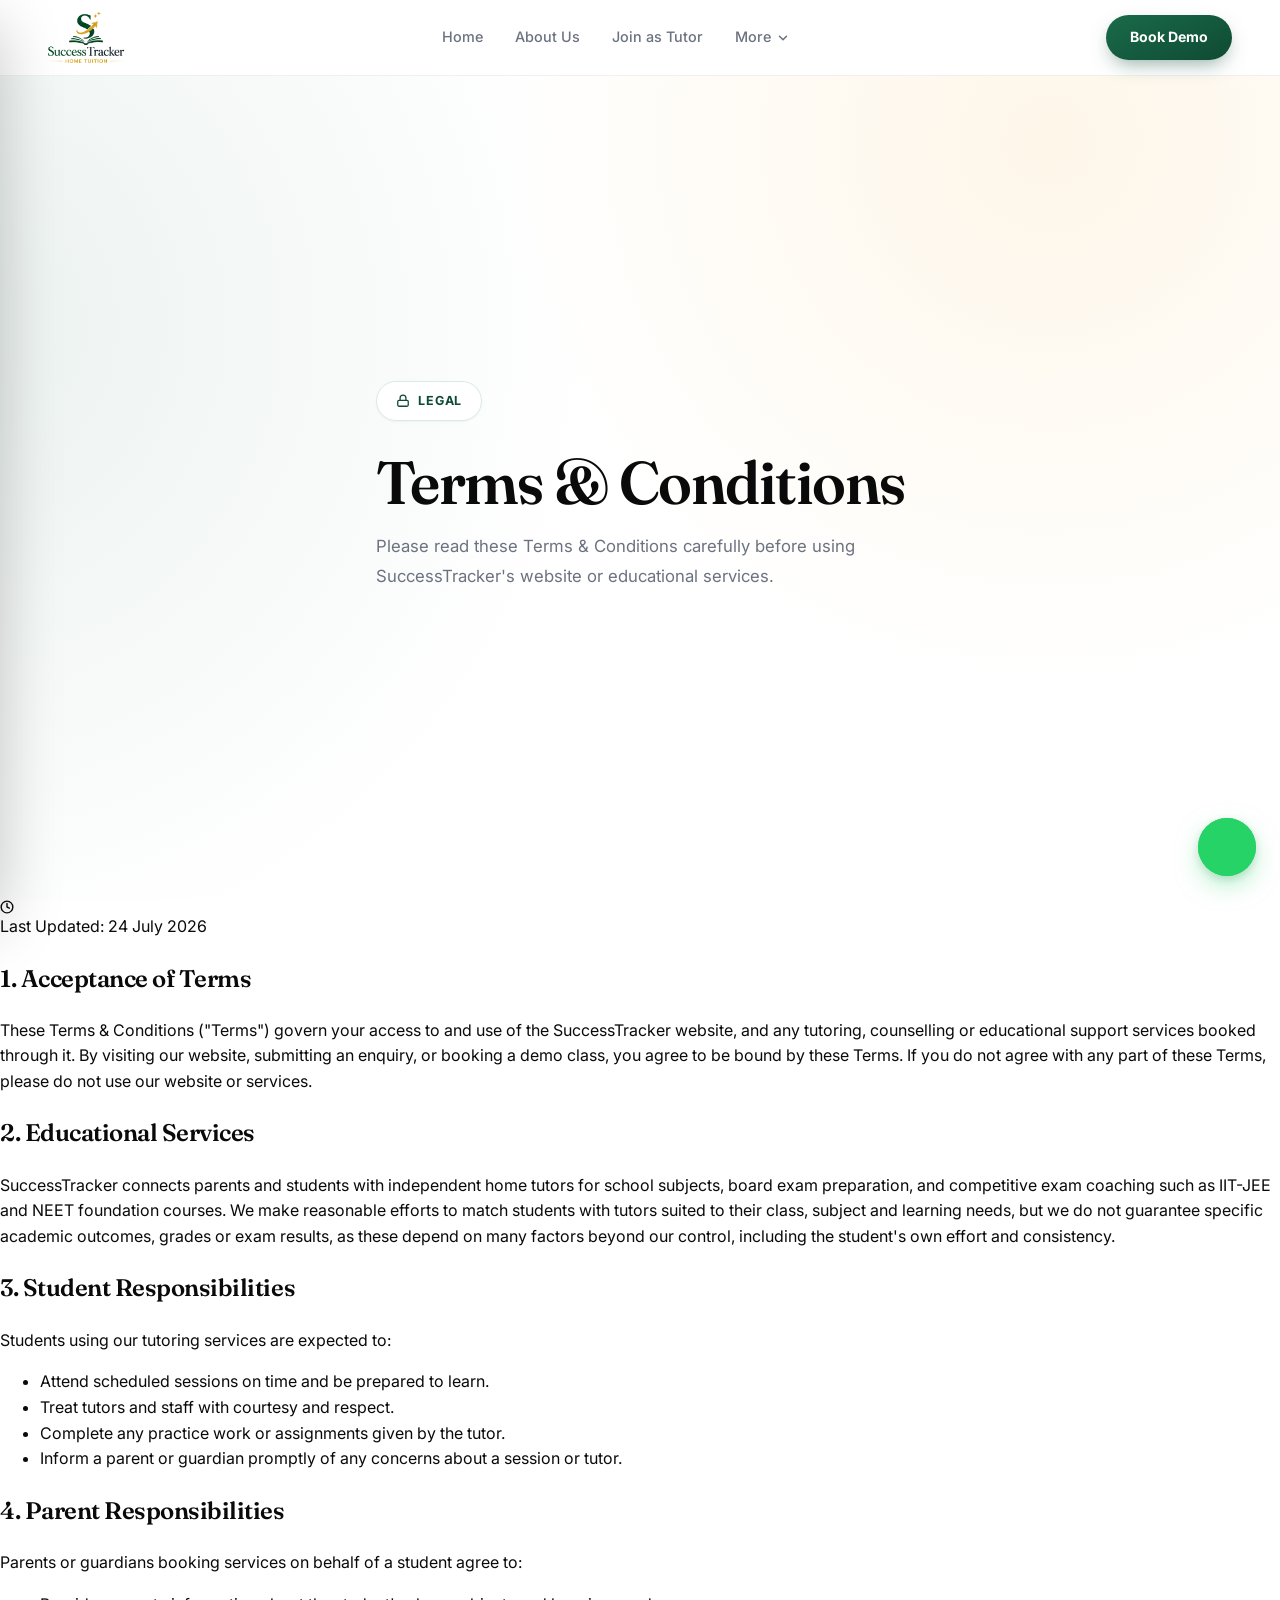
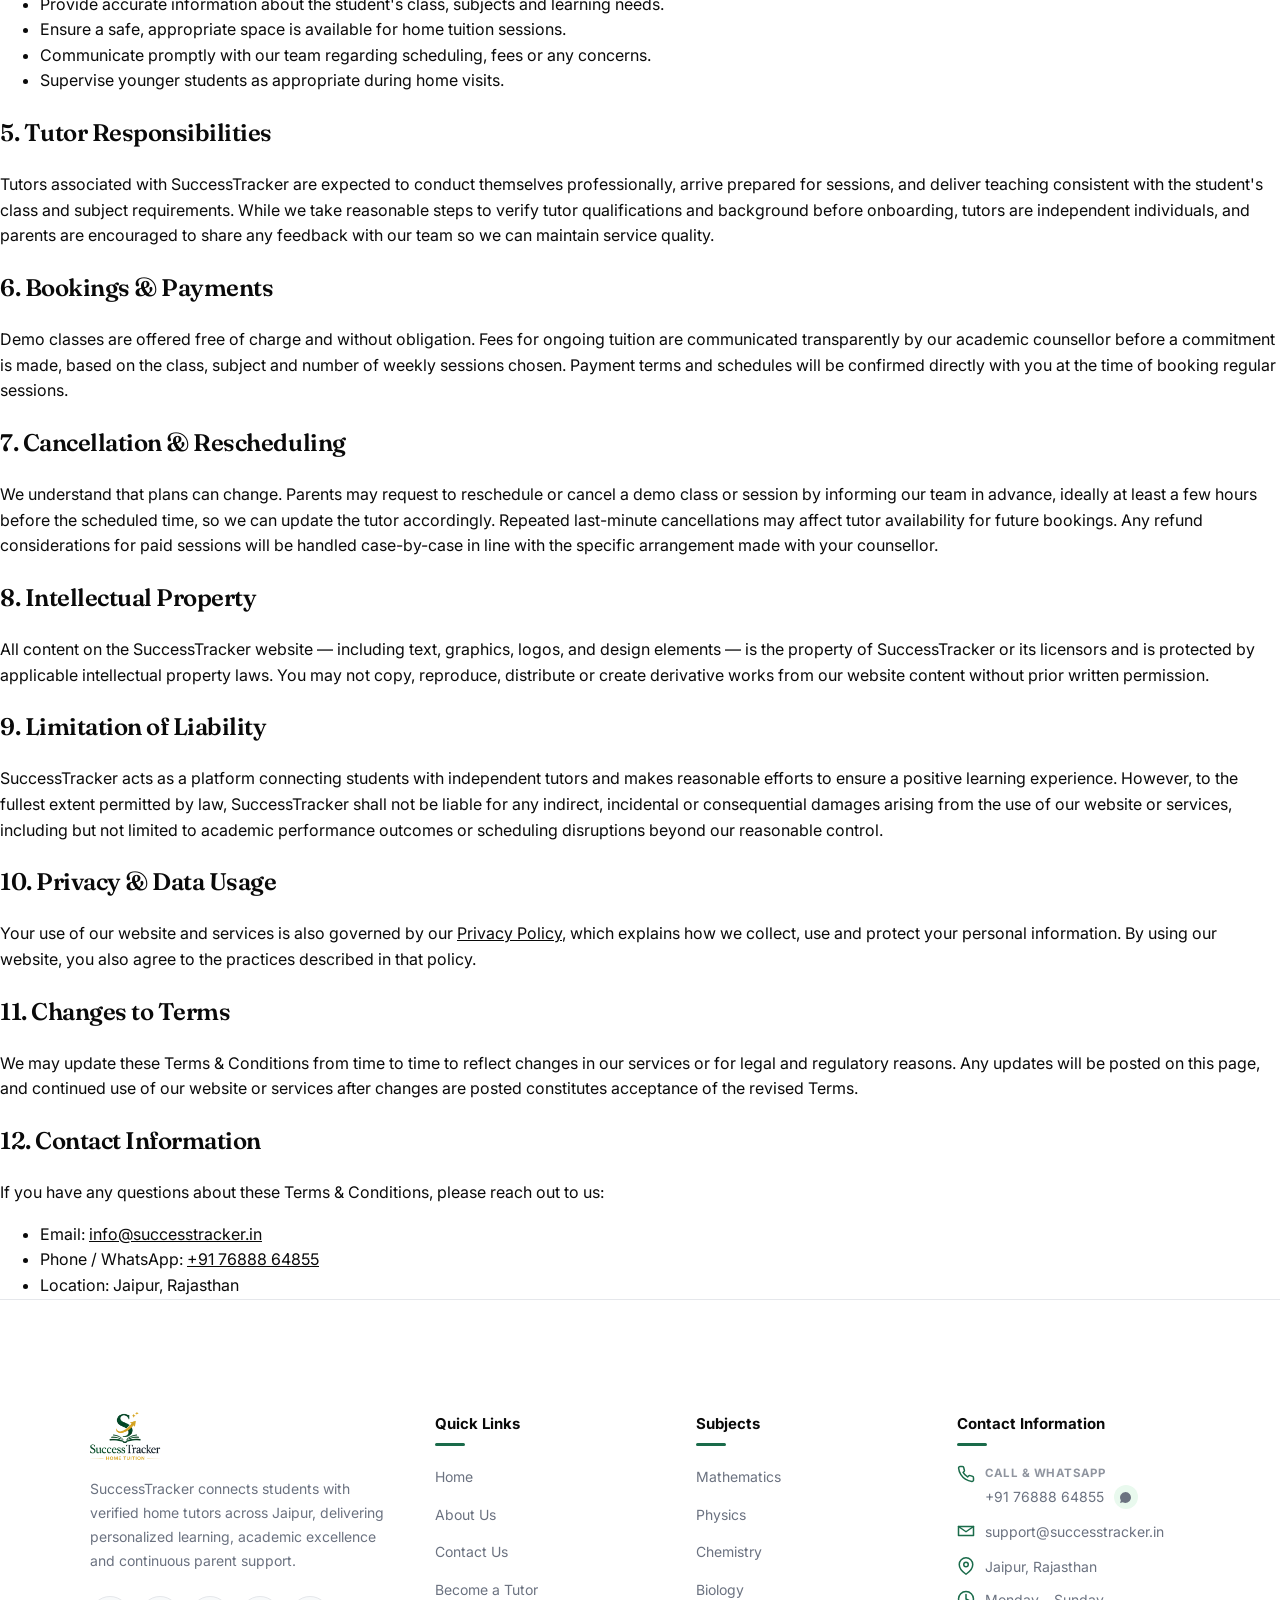
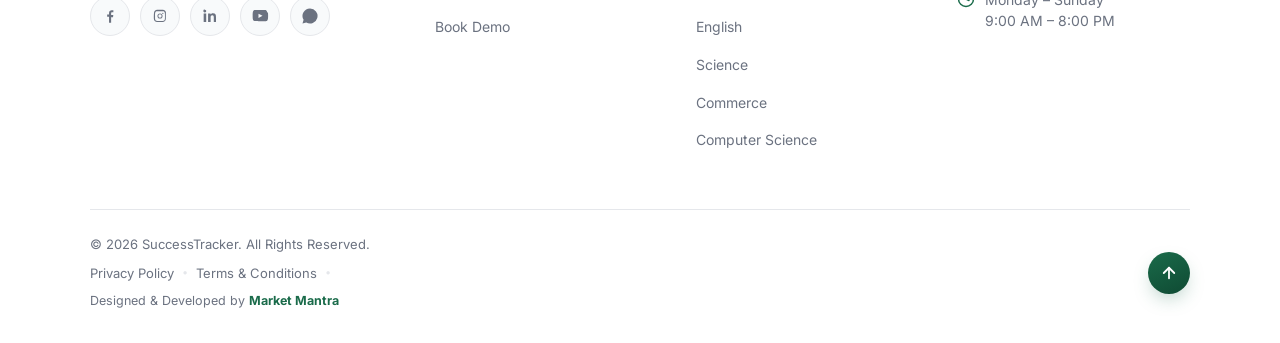
<file: terms.html>
<!DOCTYPE html>
<html lang="en">
<head>
  <meta charset="UTF-8" />
  <meta name="viewport" content="width=device-width, initial-scale=1.0" />
  <title>Terms & Conditions | SuccessTracker</title>
  <meta name="description" content="Read the Terms & Conditions for using SuccessTracker tutoring services, website, counselling, and educational resources." />
  <link rel="canonical" href="https://successtracker.in/terms.html" />
  <meta name="robots" content="index, follow" />
  <meta property="og:type" content="website" />
  <meta property="og:site_name" content="SuccessTracker" />
  <meta property="og:title" content="Terms & Conditions | SuccessTracker" />
  <meta property="og:description" content="Read the Terms & Conditions for using SuccessTracker tutoring services, website, counselling, and educational resources." />
  <meta property="og:url" content="https://successtracker.in/terms.html" />
  <meta property="og:image" content="https://successtracker.in/assets/logo.png" />
  <meta name="twitter:card" content="summary_large_image" />
  <meta name="twitter:title" content="Terms & Conditions | SuccessTracker" />
  <meta name="twitter:description" content="Read the Terms & Conditions for using SuccessTracker tutoring services, website, counselling, and educational resources." />
  <meta name="twitter:image" content="https://successtracker.in/assets/logo.png" />

  <!-- Favicon -->
  <link rel="icon" href="assets/favicon.ico" sizes="any">
  <link rel="icon"
        type="image/png"
        sizes="32x32"
        href="assets/favicon-32.png">
  <link rel="icon"
        type="image/png"
        sizes="16x16"
        href="assets/favicon-16.png">
  <link rel="apple-touch-icon"
        sizes="180x180"
        href="assets/favicon-180.png">
  <meta name="theme-color" content="#166534">

  <!-- Performance: establish early connection to the backend API used by the demo-booking and counselling forms -->
  <link rel="preconnect" href="https://success-tracker-backend.onrender.com" />

  <!-- Premium typography: Fraunces (display serif for headlines) + Inter (body/UI) -->
  <link rel="preconnect" href="https://fonts.googleapis.com" />
  <link rel="preconnect" href="https://fonts.gstatic.com" crossorigin />
  <link href="https://fonts.googleapis.com/css2?family=Fraunces:ital,wght@0,500;0,600;0,700;1,500;1,600&family=Inter:wght@400;500;600;700;800&display=swap" rel="stylesheet" />

  <!-- Global stylesheet (shared with the rest of the site) -->
  <link rel="stylesheet" href="styles.css" />
  <!-- Google tag (gtag.js) -->
  <script async src="https://www.googletagmanager.com/gtag/js?id=G-RCHWBSGJCZ"></script>
  <script>
    window.dataLayer = window.dataLayer || [];
    function gtag(){dataLayer.push(arguments);}
    gtag('js', new Date());
    gtag('config', 'G-RCHWBSGJCZ');
  </script>
  <!-- Microsoft Clarity -->
<script type="text/javascript">
(function(c,l,a,r,i,t,y){
    c[a]=c[a]||function(){(c[a].q=c[a].q||[]).push(arguments)};
    t=l.createElement(r);t.async=1;t.src="https://www.clarity.ms/tag/"+i;
    y=l.getElementsByTagName(r)[0];y.parentNode.insertBefore(t,y);
})(window, document, "clarity", "script", "xt2odnx6sx");
</script>
</head>
<body>

  <!-- Skip link for keyboard / screen-reader users -->
  <a href="#main-content" class="skip-link">Skip to main content</a>

  <!-- ============================================================
       HEADER & NAVIGATION (same premium header, adapted only for
       cross-page links, matching about.html / contact.html)
       ============================================================ -->
<header class="st-header" id="st-header" role="banner">
  <div class="st-nav-inner">

    <!-- Logo -->
    <a href="index.html" class="st-logo" aria-label="SuccessTracker Home">
      <img src="assets/logo.png" alt="SuccessTracker — Home Tuition" class="st-logo-img" />
    </a>

    <!-- Desktop Nav -->
    <nav class="st-desktop-nav" aria-label="Main navigation">
      <ul class="st-nav-list" role="list">

        <li class="st-nav-item">
          <a href="index.html" class="st-nav-link">Home</a>
        </li>

        <li class="st-nav-item">
          <a href="about.html" class="st-nav-link">About Us</a>
        </li>

        <li class="st-nav-item">
          <a href="index.html#counselling" class="st-nav-link">Join as Tutor</a>
        </li>

        <!-- More Dropdown -->
        <li class="st-nav-item st-has-dropdown">
          <button class="st-nav-link st-dropdown-trigger"
                  aria-haspopup="true"
                  aria-expanded="false"
                  aria-controls="st-more-menu"
                  id="st-more-btn">
            More
            <svg class="st-chevron" viewBox="0 0 16 16" fill="none"
                 aria-hidden="true" width="14" height="14">
              <path d="M4 6l4 4 4-4" stroke="currentColor"
                    stroke-width="1.8" stroke-linecap="round" stroke-linejoin="round"/>
            </svg>
          </button>

          <div class="st-dropdown" id="st-more-menu"
               role="menu" aria-labelledby="st-more-btn">
            <a href="index.html#why-us"      class="st-dropdown-item" role="menuitem">
              <span class="st-di-icon">✦</span>Why Choose Us
            </a>
            <a href="index.html#how"         class="st-dropdown-item" role="menuitem">
              <span class="st-di-icon">⟳</span>How It Works
            </a>
            <a href="index.html#counselling"     class="st-dropdown-item" role="menuitem">
              <span class="st-di-icon">₹</span>Fee Structure
            </a>
            <div class="st-dropdown-divider" role="separator"></div>
            <a href="contact.html"        class="st-dropdown-item" role="menuitem">
              <span class="st-di-icon">📞</span>Contact Us
            </a>
          </div>
        </li>

      </ul>
    </nav>

    <!-- Right Actions -->
    <div class="st-nav-actions">
      <a href="index.html#book" class="st-btn-demo">
        Book Demo
      </a>
      <!-- Hamburger -->
      <button class="st-hamburger" id="st-hamburger"
              aria-label="Open menu" aria-expanded="false"
              aria-controls="st-mobile-menu">
        <span></span>
        <span></span>
        <span></span>
      </button>
    </div>

  </div><!-- /st-nav-inner -->
</header>

<!-- ── MOBILE MENU ── -->
<div class="st-mobile-menu" id="st-mobile-menu"
     role="dialog" aria-modal="true" aria-label="Mobile navigation"
     hidden>
  <div class="st-mob-top">
    <a href="index.html" class="st-logo" onclick="stCloseMenu()" aria-label="SuccessTracker Home">
      <img src="assets/logo.png" alt="SuccessTracker — Home Tuition" class="st-logo-img" />
    </a>
    <button class="st-mob-close" onclick="stCloseMenu()" aria-label="Close menu">
      <svg viewBox="0 0 24 24" fill="none" width="20" height="20">
        <path d="M18 6L6 18M6 6l12 12" stroke="currentColor"
              stroke-width="2" stroke-linecap="round"/>
      </svg>
    </button>
  </div>

  <nav class="st-mob-nav" aria-label="Mobile navigation">
    <a href="index.html"       class="st-mob-link" onclick="stCloseMenu()">🏠 Home</a>
    <a href="about.html"     class="st-mob-link" onclick="stCloseMenu()">⭐ About Us</a>
    <a href="index.html#how"        class="st-mob-link" onclick="stCloseMenu()">⟳ How It Works</a>
    <a href="index.html#counselling"    class="st-mob-link" onclick="stCloseMenu()">👨‍🏫 Join as Tutor</a>
    <a href="index.html#counselling"    class="st-mob-link" onclick="stCloseMenu()">₹ Fee Structure</a>
    <a href="index.html#counselling" class="st-mob-link" onclick="stCloseMenu()">📞 Free Counselling</a>
    <a href="contact.html"       class="st-mob-link" onclick="stCloseMenu()">🎓 Contact Us</a>
  </nav>

  <div class="st-mob-actions">
    <a href="index.html#book"    class="st-mob-demo-btn" onclick="stCloseMenu()">Book Demo</a>
  </div>

  <p class="st-mob-footer">
    Jaipur's trusted home tuition platform · CBSE · RBSE
  </p>
</div>

<!-- Mobile overlay -->
<div class="st-mob-overlay" id="st-mob-overlay" onclick="stCloseMenu()" hidden></div>

  <main id="main-content">

    <!-- ============================================================
         PAGE HEADER (reuses .about-hero* — already defined, zero new CSS)
         ============================================================ -->
    <section class="about-hero" id="terms-hero" aria-label="Terms & Conditions">
      <div class="about-hero-inner" style="grid-template-columns: 1fr;">
        <div class="about-hero-text" style="max-width: 720px;">
          <span class="about-hero-badge">
            <svg width="14" height="14" viewBox="0 0 24 24" fill="none" stroke="currentColor" stroke-width="2.2" stroke-linecap="round" stroke-linejoin="round" aria-hidden="true"><rect x="3" y="11" width="18" height="10" rx="2"/><path d="M7 11V7a5 5 0 0 1 10 0v4"/></svg>
            Legal
          </span>
          <h1 class="about-hero-title">Terms &amp; Conditions</h1>
          <p class="about-hero-desc">
            Please read these Terms &amp; Conditions carefully before using
            SuccessTracker's website or educational services.
          </p>
        </div>
      </div>
    </section>


    <!-- ============================================================
         TERMS & CONDITIONS CONTENT
         ============================================================ -->
    <section class="legal-section" aria-labelledby="terms-hero">
      <div class="legal-inner">
        <div class="legal-card">

          <span class="legal-updated">
            <svg width="14" height="14" viewBox="0 0 24 24" fill="none" stroke="currentColor" stroke-width="2.4" stroke-linecap="round" stroke-linejoin="round" aria-hidden="true"><circle cx="12" cy="12" r="10"/><polyline points="12 6 12 12 16 14"/></svg>
            Last Updated: 24 July 2026
          </span>

          <article class="legal-article">

            <h2>1. Acceptance of Terms</h2>
            <p>
              These Terms &amp; Conditions ("Terms") govern your access to and use
              of the SuccessTracker website, and any tutoring, counselling or
              educational support services booked through it. By visiting our
              website, submitting an enquiry, or booking a demo class, you agree
              to be bound by these Terms. If you do not agree with any part of
              these Terms, please do not use our website or services.
            </p>

            <h2>2. Educational Services</h2>
            <p>
              SuccessTracker connects parents and students with independent home
              tutors for school subjects, board exam preparation, and competitive
              exam coaching such as IIT-JEE and NEET foundation courses. We make
              reasonable efforts to match students with tutors suited to their
              class, subject and learning needs, but we do not guarantee specific
              academic outcomes, grades or exam results, as these depend on many
              factors beyond our control, including the student's own effort and
              consistency.
            </p>

            <h2>3. Student Responsibilities</h2>
            <p>Students using our tutoring services are expected to:</p>
            <ul>
              <li>Attend scheduled sessions on time and be prepared to learn.</li>
              <li>Treat tutors and staff with courtesy and respect.</li>
              <li>Complete any practice work or assignments given by the tutor.</li>
              <li>Inform a parent or guardian promptly of any concerns about a session or tutor.</li>
            </ul>

            <h2>4. Parent Responsibilities</h2>
            <p>Parents or guardians booking services on behalf of a student agree to:</p>
            <ul>
              <li>Provide accurate information about the student's class, subjects and learning needs.</li>
              <li>Ensure a safe, appropriate space is available for home tuition sessions.</li>
              <li>Communicate promptly with our team regarding scheduling, fees or any concerns.</li>
              <li>Supervise younger students as appropriate during home visits.</li>
            </ul>

            <h2>5. Tutor Responsibilities</h2>
            <p>
              Tutors associated with SuccessTracker are expected to conduct
              themselves professionally, arrive prepared for sessions, and
              deliver teaching consistent with the student's class and subject
              requirements. While we take reasonable steps to verify tutor
              qualifications and background before onboarding, tutors are
              independent individuals, and parents are encouraged to share any
              feedback with our team so we can maintain service quality.
            </p>

            <h2>6. Bookings &amp; Payments</h2>
            <p>
              Demo classes are offered free of charge and without obligation.
              Fees for ongoing tuition are communicated transparently by our
              academic counsellor before a commitment is made, based on the
              class, subject and number of weekly sessions chosen. Payment terms
              and schedules will be confirmed directly with you at the time of
              booking regular sessions.
            </p>

            <h2>7. Cancellation &amp; Rescheduling</h2>
            <p>
              We understand that plans can change. Parents may request to
              reschedule or cancel a demo class or session by informing our team
              in advance, ideally at least a few hours before the scheduled time,
              so we can update the tutor accordingly. Repeated last-minute
              cancellations may affect tutor availability for future bookings.
              Any refund considerations for paid sessions will be handled
              case-by-case in line with the specific arrangement made with your
              counsellor.
            </p>

            <h2>8. Intellectual Property</h2>
            <p>
              All content on the SuccessTracker website — including text,
              graphics, logos, and design elements — is the property of
              SuccessTracker or its licensors and is protected by applicable
              intellectual property laws. You may not copy, reproduce,
              distribute or create derivative works from our website content
              without prior written permission.
            </p>

            <h2>9. Limitation of Liability</h2>
            <p>
              SuccessTracker acts as a platform connecting students with
              independent tutors and makes reasonable efforts to ensure a
              positive learning experience. However, to the fullest extent
              permitted by law, SuccessTracker shall not be liable for any
              indirect, incidental or consequential damages arising from the use
              of our website or services, including but not limited to academic
              performance outcomes or scheduling disruptions beyond our
              reasonable control.
            </p>

            <h2>10. Privacy &amp; Data Usage</h2>
            <p>
              Your use of our website and services is also governed by our
              <a href="privacy.html">Privacy Policy</a>, which explains how we
              collect, use and protect your personal information. By using our
              website, you also agree to the practices described in that policy.
            </p>

            <h2>11. Changes to Terms</h2>
            <p>
              We may update these Terms &amp; Conditions from time to time to
              reflect changes in our services or for legal and regulatory
              reasons. Any updates will be posted on this page, and continued
              use of our website or services after changes are posted
              constitutes acceptance of the revised Terms.
            </p>

            <h2>12. Contact Information</h2>
            <p>
              If you have any questions about these Terms &amp; Conditions,
              please reach out to us:
            </p>
            <ul>
              <li>Email: <a href="mailto:info@successtracker.in">info@successtracker.in</a></li>
              <li>Phone / WhatsApp: <a href="tel:+917688864855">+91 76888 64855</a></li>
              <li>Location: Jaipur, Rajasthan</li>
            </ul>

          </article>
        </div>
      </div>
    </section>

  </main>

  <!-- ============================================================
       FOOTER (same premium footer, adapted only for cross-page links)
       ============================================================ -->
<footer class="site-footer" id="site-footer">
  <div class="footer-container">

    <!-- Top Area -->
    <div class="footer-top">

      <!-- Brand Column -->
      <div class="footer-col footer-brand-col">
        <a href="index.html" class="footer-logo-link" aria-label="SuccessTracker Home">
          <img src="assets/logo.png" alt="SuccessTracker — Home Tuition" class="footer-logo-img" />
        </a>
        <p class="footer-tagline">
          SuccessTracker connects students with verified home tutors across
          Jaipur, delivering personalized learning, academic excellence and
          continuous parent support.
        </p>

        <!-- Social Icons -->
        <div class="footer-social">
          <a href="#" class="footer-social-icon" aria-label="Facebook" target="_blank" rel="noopener noreferrer">
            <svg viewBox="0 0 24 24" width="18" height="18" fill="currentColor">
              <path d="M13.5 21v-7.5h2.5l.4-3H13.5V8.4c0-.87.24-1.46 1.49-1.46H16.5V4.3c-.26-.04-1.14-.11-2.17-.11-2.15 0-3.62 1.31-3.62 3.72v2.08H8.2v3h2.51V21h2.79z"/>
            </svg>
          </a>
          <a href="#" class="footer-social-icon" aria-label="Instagram" target="_blank" rel="noopener noreferrer">
            <svg viewBox="0 0 24 24" width="18" height="18" fill="currentColor">
              <path d="M12 8.6a3.4 3.4 0 1 0 0 6.8 3.4 3.4 0 0 0 0-6.8zm0 5.6a2.2 2.2 0 1 1 0-4.4 2.2 2.2 0 0 1 0 4.4zm4.6-5.7a.8.8 0 1 1-1.6 0 .8.8 0 0 1 1.6 0zM20 8.14c-.06-1.2-.33-2.27-1.2-3.14-.87-.87-1.94-1.14-3.14-1.2C14.44 3.74 9.56 3.74 8.34 3.8c-1.2.06-2.27.33-3.14 1.2-.87.87-1.14 1.94-1.2 3.14C3.74 9.56 3.74 14.44 3.8 15.66c.06 1.2.33 2.27 1.2 3.14.87.87 1.94 1.14 3.14 1.2 1.22.06 6.1.06 7.32 0 1.2-.06 2.27-.33 3.14-1.2.87-.87 1.14-1.94 1.2-3.14.06-1.22.06-6.1 0-7.32zM18.3 17c-.26.66-.77 1.17-1.43 1.43-.99.39-3.34.3-4.87.3s-3.89.09-4.87-.3A2.55 2.55 0 0 1 5.7 17c-.39-.99-.3-3.34-.3-4.87s-.09-3.89.3-4.87c.26-.66.77-1.17 1.43-1.43.99-.39 3.34-.3 4.87-.3s3.89-.09 4.87.3c.66.26 1.17.77 1.43 1.43.39.99.3 3.34.3 4.87s.09 3.89-.3 4.87z"/>
            </svg>
          </a>
          <a href="#" class="footer-social-icon" aria-label="LinkedIn" target="_blank" rel="noopener noreferrer">
            <svg viewBox="0 0 24 24" width="18" height="18" fill="currentColor">
              <path d="M6.94 8.5H3.56V20h3.38V8.5zM5.25 3.5A1.96 1.96 0 1 0 5.28 7.4a1.96 1.96 0 0 0-.03-3.9zM20.44 20h-3.38v-5.9c0-1.41-.03-3.22-1.96-3.22-1.97 0-2.27 1.54-2.27 3.12V20H9.45V8.5h3.24v1.57h.05c.45-.85 1.56-1.75 3.21-1.75 3.43 0 4.06 2.26 4.06 5.2V20z"/>
            </svg>
          </a>
          <a href="#" class="footer-social-icon" aria-label="YouTube" target="_blank" rel="noopener noreferrer">
            <svg viewBox="0 0 24 24" width="18" height="18" fill="currentColor">
              <path d="M21.6 7.2s-.21-1.5-.87-2.16c-.83-.87-1.76-.87-2.19-.92C15.44 4 12 4 12 4h-.01s-3.44 0-6.54.12c-.43.05-1.36.05-2.19.92C2.6 5.7 2.4 7.2 2.4 7.2S2.2 8.94 2.2 10.67v1.56c0 1.73.2 3.47.2 3.47s.2 1.5.87 2.16c.83.87 1.92.84 2.4.93 1.74.17 7.33.22 7.33.22s3.44-.01 6.54-.13c.43-.05 1.36-.05 2.19-.92.66-.66.87-2.16.87-2.16s.2-1.74.2-3.47v-1.56c0-1.73-.2-3.47-.2-3.47zM9.98 14.5v-5.6l5.4 2.81-5.4 2.79z"/>
            </svg>
          </a>
          <a href="https://wa.me/917688864855" class="footer-social-icon footer-social-icon-whatsapp" aria-label="WhatsApp" target="_blank" rel="noopener noreferrer">
            <svg viewBox="0 0 24 24" width="18" height="18" fill="currentColor">
              <path d="M17.5 14.4c-.3-.15-1.7-.85-2-.95-.3-.1-.5-.15-.7.15-.2.3-.8.95-1 1.15-.2.2-.35.2-.65.05-.3-.15-1.3-.5-2.5-1.55-.9-.8-1.55-1.8-1.7-2.1-.2-.3 0-.45.15-.6.15-.15.3-.35.45-.5.15-.2.2-.3.3-.5.1-.2.05-.4 0-.55-.05-.15-.65-1.6-.9-2.2-.25-.55-.5-.5-.7-.5-.2 0-.4-.05-.6-.05-.2 0-.55.1-.85.4-.3.3-1.1 1.05-1.1 2.6s1.15 3.05 1.3 3.25c.15.2 2.25 3.5 5.5 4.75.8.3 1.4.5 1.9.65.8.25 1.5.2 2.1.15.65-.1 1.95-.8 2.2-1.55.3-.75.3-1.4.2-1.55-.1-.15-.3-.2-.6-.35z"/>
              <path d="M12 2a10 10 0 0 0-8.55 15.15L2 22l4.95-1.4A10 10 0 1 0 12 2z"/>
            </svg>
          </a>
        </div>
      </div>

      <!-- Quick Links Column -->
      <div class="footer-col">
        <h4 class="footer-col-title">Quick Links</h4>
        <ul class="footer-links">
          <li><a href="index.html">Home</a></li>
          <li><a href="about.html">About Us</a></li>
          <li><a href="contact.html">Contact Us</a></li>
          <li><a href="index.html#counselling">Become a Tutor</a></li>
          <li><a href="index.html#book">Book Demo</a></li>
        </ul>
      </div>

      <!-- Subjects Column -->
      <div class="footer-col">
        <h4 class="footer-col-title">Subjects</h4>
        <ul class="footer-links">
          <li><a href="index.html#subjects">Mathematics</a></li>
          <li><a href="index.html#subjects">Physics</a></li>
          <li><a href="index.html#subjects">Chemistry</a></li>
          <li><a href="index.html#subjects">Biology</a></li>
          <li><a href="index.html#subjects">English</a></li>
          <li><a href="index.html#subjects">Science</a></li>
          <li><a href="index.html#subjects">Commerce</a></li>
          <li><a href="index.html#subjects">Computer Science</a></li>
        </ul>
      </div>

      <!-- Contact Column -->
      <div class="footer-col">
        <h4 class="footer-col-title">Contact Information</h4>
        <ul class="footer-contact">
          <li class="footer-contact-combo">
            <span class="footer-contact-icon" aria-hidden="true">
              <svg viewBox="0 0 24 24" fill="none" stroke="currentColor" stroke-width="2" stroke-linecap="round" stroke-linejoin="round"><path d="M22 16.92v3a2 2 0 0 1-2.18 2 19.79 19.79 0 0 1-8.63-3.07 19.5 19.5 0 0 1-6-6 19.79 19.79 0 0 1-3.07-8.67A2 2 0 0 1 4.11 2h3a2 2 0 0 1 2 1.72c.127.96.361 1.903.7 2.81a2 2 0 0 1-.45 2.11L8.09 9.91a16 16 0 0 0 6 6l1.27-1.27a2 2 0 0 1 2.11-.45c.907.339 1.85.573 2.81.7A2 2 0 0 1 22 16.92z"/></svg>
            </span>
            <span class="footer-contact-combo-body">
              <span class="footer-contact-label">Call &amp; WhatsApp</span>
              <span class="footer-contact-combo-row">
                <a href="tel:+917688864855">+91 76888 64855</a>
                <a href="https://wa.me/917688864855" target="_blank" rel="noopener noreferrer"
                   class="footer-contact-whatsapp-link" aria-label="Chat on WhatsApp">
                  <svg viewBox="0 0 24 24" fill="currentColor"><path d="M17.5 14.4c-.3-.15-1.7-.85-2-.95-.3-.1-.5-.15-.7.15-.2.3-.8.95-1 1.15-.2.2-.35.2-.65.05-.3-.15-1.3-.5-2.5-1.55-.9-.8-1.55-1.8-1.7-2.1-.2-.3 0-.45.15-.6.15-.15.3-.35.45-.5.15-.2.2-.3.3-.5.1-.2.05-.4 0-.55-.05-.15-.65-1.6-.9-2.2-.25-.55-.5-.5-.7-.5-.2 0-.4-.05-.6-.05-.2 0-.55.1-.85.4-.3.3-1.1 1.05-1.1 2.6s1.15 3.05 1.3 3.25c.15.2 2.25 3.5 5.5 4.75.8.3 1.4.5 1.9.65.8.25 1.5.2 2.1.15.65-.1 1.95-.8 2.2-1.55.3-.75.3-1.4.2-1.55-.1-.15-.3-.2-.6-.35z"/><path d="M12 2a10 10 0 0 0-8.55 15.15L2 22l4.95-1.4A10 10 0 1 0 12 2z"/></svg>
                </a>
              </span>
            </span>
          </li>
          <li>
            <span class="footer-contact-icon" aria-hidden="true">
              <svg viewBox="0 0 24 24" fill="none" stroke="currentColor" stroke-width="2" stroke-linecap="round" stroke-linejoin="round"><path d="M4 4h16v16H4z" opacity="0"/><path d="M22 6 12 13 2 6"/><path d="M2 6h20v12H2z"/></svg>
            </span>
            <a href="mailto:support@successtracker.in">support@successtracker.in</a>
          </li>
          <li>
            <span class="footer-contact-icon" aria-hidden="true">
              <svg viewBox="0 0 24 24" fill="none" stroke="currentColor" stroke-width="2" stroke-linecap="round" stroke-linejoin="round"><path d="M21 10c0 7-9 13-9 13s-9-6-9-13a9 9 0 0 1 18 0z"/><circle cx="12" cy="10" r="3"/></svg>
            </span>
            <span class="footer-contact-static">Jaipur, Rajasthan</span>
          </li>
          <li class="footer-hours">
            <span class="footer-contact-icon" aria-hidden="true">
              <svg viewBox="0 0 24 24" fill="none" stroke="currentColor" stroke-width="2" stroke-linecap="round" stroke-linejoin="round"><circle cx="12" cy="12" r="10"/><polyline points="12 6 12 12 16 14"/></svg>
            </span>
            <span class="footer-contact-static">
              Monday – Sunday<br />9:00 AM – 8:00 PM
            </span>
          </li>
        </ul>
      </div>

    </div>

    <!-- Divider -->
    <div class="footer-divider"></div>

    <!-- Bottom Bar -->
    <div class="footer-bottom">
      <div class="footer-bottom-left">
        <p class="footer-copy">© 2026 SuccessTracker. All Rights Reserved.</p>
        <p class="footer-legal-links">
          <a href="privacy.html">Privacy Policy</a>
          <span class="footer-legal-dot" aria-hidden="true">•</span>
          <a href="terms.html">Terms &amp; Conditions</a>
          <span class="footer-legal-dot" aria-hidden="true">•</span>
          <a href="#"><Refund class="html"></Refund></a>
        </p>
        <p class="footer-credit">
          Designed &amp; Developed by
          <a href="https://wa.me/917023534538" target="_blank" rel="noopener noreferrer">Market Mantra</a>
        </p>
      </div>

      <button type="button" class="footer-back-to-top" id="footerBackToTop" aria-label="Back to top">
        <svg viewBox="0 0 24 24" fill="none" stroke="currentColor" stroke-width="2.4" stroke-linecap="round" stroke-linejoin="round" width="18" height="18" aria-hidden="true">
          <line x1="12" y1="19" x2="12" y2="5"/>
          <polyline points="5 12 12 5 19 12"/>
        </svg>
      </button>
    </div>

  </div>
</footer>

  <!-- ============================================================
       FLOATING WHATSAPP BUTTON
       ============================================================ -->
  <a href="https://wa.me/917688864855" target="_blank" rel="noopener noreferrer"
     class="floating-whatsapp" aria-label="Chat with us on WhatsApp">
    <span class="floating-whatsapp-pulse" aria-hidden="true"></span>
    <svg viewBox="0 0 24 24" fill="currentColor" width="28" height="28" aria-hidden="true">
      <path d="M17.5 14.4c-.3-.15-1.7-.85-2-.95-.3-.1-.5-.15-.7.15-.2.3-.8.95-1 1.15-.2.2-.35.2-.65.05-.3-.15-1.3-.5-2.5-1.55-.9-.8-1.55-1.8-1.7-2.1-.2-.3 0-.45.15-.6.15-.15.3-.35.45-.5.15-.2.2-.3.3-.5.1-.2.05-.4 0-.55-.05-.15-.65-1.6-.9-2.2-.25-.55-.5-.5-.7-.5-.2 0-.4-.05-.6-.05-.2 0-.55.1-.85.4-.3.3-1.1 1.05-1.1 2.6s1.15 3.05 1.3 3.25c.15.2 2.25 3.5 5.5 4.75.8.3 1.4.5 1.9.65.8.25 1.5.2 2.1.15.65-.1 1.95-.8 2.2-1.55.3-.75.3-1.4.2-1.55-.1-.15-.3-.2-.6-.35z"/>
      <path d="M12 2a10 10 0 0 0-8.55 15.15L2 22l4.95-1.4A10 10 0 1 0 12 2z"/>
    </svg>
    <span class="floating-whatsapp-tooltip">Chat with us</span>
  </a>

  <!-- Global script (all sections) — deferred for performance -->
  <script src="main.js" defer></script>

</body>
</html>
</file>
<file: styles.css>
/* ================================================================
   SUCCESSTRACKER — GLOBAL BASE STYLESHEET
   Single source of truth for design tokens, reset, and utilities.
   Every section below aliases its own prefixed variables
   (st-, sh-, sw-, ss-, areas-, rev-, faq-, hiw-, footer-) to these
   canonical values, so each color / radius / shadow / font is
   declared exactly once in the whole file.
================================================================ */

/* ---------- Canonical design tokens ---------- */
:root {
  /* Brand palette (green, from Header/Hero/Why-Us/Subjects) */
  --brand:        #1a6b4a;
  --brand-dark:   #0f4a33;
  --brand-light:  #e8f5ee;
  --accent:       #f5a623;
  --purple:       #7c3aed;

  /* Neutrals */
  --text:         #0a0a0a;
  --text-sub:     #6b7280;
  --border:       #e5e7eb;
  --white:        #ffffff;
  --bg:           #f8fafb;

  /* Radii */
  --radius-sm:    8px;
  --radius-md:    14px;
  --radius-lg:    20px;
  --radius-full:  9999px;

  /* Shadows */
  --shadow-sm:    0 1px 3px rgba(0,0,0,.06), 0 1px 2px rgba(0,0,0,.04);
  --shadow-md:    0 4px 24px rgba(0,0,0,.08);
  --shadow-lg:    0 12px 40px rgba(0,0,0,.14);

  /* Type & motion */
  --font:         'Inter', -apple-system, BlinkMacSystemFont, 'Segoe UI', sans-serif;
  --font-display: 'Fraunces', 'Georgia', serif;
  --ease:         cubic-bezier(.4, 0, .2, 1);
  --ease-out:     cubic-bezier(.16, 1, .3, 1);
  --nav-h:        76px;

  /* Spacing scale — generous, premium rhythm */
  --space-section-y:      7rem;
  --space-section-y-tab:  5rem;
  --space-section-y-mob:  3.75rem;
  --space-x:               7vw;
  --space-x-tab:           6vw;
  --space-x-mob:           5.5vw;

  /* Elevated shadow system */
  --shadow-xs:    0 1px 2px rgba(10,10,10,.04);
  --shadow-float: 0 30px 70px -20px rgba(15,74,51,.22), 0 10px 24px -8px rgba(10,10,10,.06);
  --shadow-card:  0 2px 8px rgba(10,10,10,.04), 0 1px 2px rgba(10,10,10,.03);
  --shadow-hover: 0 24px 48px -12px rgba(15,74,51,.16), 0 8px 16px -4px rgba(10,10,10,.06);

  /* ---------- Header aliases ---------- */
  --st-brand: var(--brand); --st-brand-dark: var(--brand-dark); --st-brand-light: var(--brand-light);
  --st-accent: var(--accent); --st-text: var(--text); --st-text-sub: var(--text-sub);
  --st-border: var(--border); --st-white: var(--white); --st-bg-soft: var(--bg);
  --st-shadow-sm: var(--shadow-sm); --st-shadow-md: var(--shadow-md); --st-shadow-lg: var(--shadow-lg);
  --st-nav-h: var(--nav-h);
  --st-radius-sm: var(--radius-sm); --st-radius-md: 12px; --st-radius-lg: 16px; --st-radius-full: var(--radius-full);
  --st-font: var(--font); --st-transition: .2s var(--ease);

  /* ---------- Hero aliases ---------- */
  --sh-brand: var(--brand); --sh-brand-dark: var(--brand-dark); --sh-brand-light: var(--brand-light);
  --sh-accent: var(--accent); --sh-purple: var(--purple);
  --sh-text: var(--text); --sh-text-sub: var(--text-sub); --sh-border: var(--border);
  --sh-white: var(--white); --sh-bg: var(--bg);
  --sh-radius-sm: var(--radius-sm); --sh-radius-md: var(--radius-md); --sh-radius-lg: 22px; --sh-radius-full: var(--radius-full);
  --sh-shadow-sm: 0 1px 4px rgba(0,0,0,.06), 0 1px 2px rgba(0,0,0,.04);
  --sh-shadow-md: var(--shadow-md); --sh-shadow-lg: 0 16px 48px rgba(0,0,0,.11);
  --sh-font: var(--font); --sh-ease: var(--ease); --sh-ease-out: var(--ease-out);

  /* ---------- Why Choose Us aliases ---------- */
  --sw-brand: var(--brand); --sw-brand-dark: var(--brand-dark); --sw-brand-light: var(--brand-light);
  --sw-text: var(--text); --sw-text-sub: var(--text-sub); --sw-bg: var(--bg);
  --sw-white: var(--white); --sw-border: var(--border);
  --sw-radius-sm: var(--radius-sm); --sw-radius-md: var(--radius-md); --sw-radius-lg: var(--radius-lg); --sw-radius-full: var(--radius-full);
  --sw-shadow-sm: var(--shadow-sm); --sw-shadow-md: var(--shadow-md); --sw-shadow-hover: 0 12px 36px rgba(0,0,0,.11);
  --sw-font: var(--font); --sw-ease: var(--ease);
  /* icon palette — unique to Why Choose Us cards */
  --sw-green-bg: #e8f5ee;  --sw-green-fg: #1a6b4a;
  --sw-amber-bg: #fff8ec;  --sw-amber-fg: #b45309;
  --sw-blue-bg:  #eff6ff;  --sw-blue-fg:  #1d4ed8;
  --sw-purple-bg:#f5f3ff;  --sw-purple-fg:#6d28d9;
  --sw-rose-bg:  #fff1f2;  --sw-rose-fg:  #be123c;
  --sw-teal-bg:  #f0fdfa;  --sw-teal-fg:  #0f766e;

  /* ---------- Subjects aliases ---------- */
  --ss-brand: var(--brand); --ss-brand-dark: var(--brand-dark); --ss-brand-light: var(--brand-light);
  --ss-text: var(--text); --ss-text-sub: var(--text-sub);
  --ss-white: var(--white); --ss-bg: var(--white); --ss-border: var(--border);
  --ss-radius-sm: 10px; --ss-radius-md: var(--radius-md); --ss-radius-lg: 22px; --ss-radius-full: var(--radius-full);
  --ss-shadow-sm: var(--shadow-sm); --ss-shadow-md: 0 4px 20px rgba(0,0,0,.07); --ss-shadow-hover: 0 10px 32px rgba(0,0,0,.11);
  --ss-font: var(--font); --ss-ease: var(--ease);
  /* icon palette — unique to Subjects cards */
  --ss-indigo-bg:  #eef2ff; --ss-indigo-fg:  #4338ca;
  --ss-green-bg:   #dcfce7; --ss-green-fg:   #16a34a;
  --ss-blue-bg:    #dbeafe; --ss-blue-fg:    #1d4ed8;
  --ss-amber-bg:   #fef9c3; --ss-amber-fg:   #a16207;
  --ss-emerald-bg: #d1fae5; --ss-emerald-fg: #059669;
  --ss-sky-bg:     #e0f2fe; --ss-sky-fg:     #0284c7;
  --ss-orange-bg:  #ffedd5; --ss-orange-fg:  #c2410c;
  --ss-teal-bg:    #ccfbf1; --ss-teal-fg:    #0f766e;
  --ss-violet-bg:  #ede9fe; --ss-violet-fg:  #6d28d9;
  --ss-rose-bg:    #ffe4e6; --ss-rose-fg:    #be123c;
  --ss-lime-bg:    #ecfccb; --ss-lime-fg:    #4d7c0f;
  --ss-cyan-bg:    #cffafe; --ss-cyan-fg:    #0e7490;

  /* ---------- How It Works aliases ---------- */
  --hiw-green: var(--brand); --hiw-green-dark: var(--brand-dark); --hiw-green-light: var(--brand-light);
  --hiw-text-dark: var(--text); --hiw-text-muted: var(--text-sub);
  --hiw-border: var(--border); --hiw-radius: var(--radius-md);

  /* ---------- Areas We Serve aliases ---------- */
  --areas-green: var(--brand); --areas-green-dark: var(--brand-dark); --areas-green-light: var(--brand-light);
  --areas-text-dark: var(--text); --areas-text-muted: var(--text-sub);
  --areas-border: var(--border); --areas-radius: var(--radius-md);

  /* ---------- Parent Reviews aliases ---------- */
  --rev-green: var(--brand); --rev-green-dark: var(--brand-dark); --rev-green-light: var(--brand-light);
  --rev-text-dark: var(--text); --rev-text-muted: var(--text-sub);
  --rev-border: var(--border); --rev-radius: var(--radius-lg);

  /* ---------- FAQ aliases ---------- */
  --faq-green: var(--brand); --faq-green-dark: var(--brand-dark); --faq-green-light: var(--brand-light);
  --faq-text-dark: var(--text); --faq-text-muted: var(--text-sub);
  --faq-border: var(--border); --faq-radius: var(--radius-md);

  /* ---------- Footer aliases (dark variant of the same brand family) ---------- */
  --footer-green: var(--brand-dark);
  --footer-green-deep: #082c1e;
  --footer-accent: #2e9464;
  --footer-accent-light: #4caf82;
  --footer-text: #d9e8df;
  --footer-text-muted: #9db6a9;
  --footer-border: rgba(255, 255, 255, 0.1);
}

/* ---------- Reset ---------- */
*, *::before, *::after {
  box-sizing: border-box;
}

html {
  scroll-behavior: smooth;
  -webkit-text-size-adjust: 100%;
}

body {
  margin: 0;
  font-family: var(--font);
  color: var(--text);
  background: var(--white);
  line-height: 1.6;
  -webkit-font-smoothing: antialiased;
  -moz-osx-font-smoothing: grayscale;
  text-rendering: optimizeLegibility;
  font-feature-settings: "kern" 1, "liga" 1;
}

/* Premium display serif for every section headline — the single
   biggest lever for shifting from "template" to "editorial/academic". */
h1, h2,
.sh-headline,
.sw-title,
.ss-title,
.hiw-title,
.cs-heading,
.areas-title,
.reviews-title,
.faq-title {
  font-family: var(--font-display);
  font-weight: 600;
  letter-spacing: -0.02em;
}

img, svg, video, canvas {
  max-width: 100%;
  display: block;
}

button, input, select, textarea {
  font: inherit;
  color: inherit;
}

a {
  color: inherit;
}

ul, ol {
  margin: 0;
}

/* Respect reduced-motion preference across every section's animations */
@media (prefers-reduced-motion: reduce) {
  *, *::before, *::after {
    animation-duration: 0.01ms !important;
    animation-iteration-count: 1 !important;
    transition-duration: 0.01ms !important;
    scroll-behavior: auto !important;
  }
}

/* ---------- Accessibility utilities ---------- */

/* Visually hidden but still focusable/announced — used for the skip link
   target text and for anchor aliases (e.g. #how) that shouldn't render. */
.visually-hidden {
  position: absolute;
  width: 1px;
  height: 1px;
  padding: 0;
  margin: -1px;
  overflow: hidden;
  clip: rect(0, 0, 0, 0);
  white-space: nowrap;
  border: 0;
}

/* Skip-to-content link: hidden until keyboard-focused */
.skip-link {
  position: absolute;
  top: -48px;
  left: 1rem;
  z-index: 1000;
  background: var(--brand);
  color: var(--white);
  padding: .75rem 1.25rem;
  border-radius: var(--radius-sm);
  font-weight: 700;
  font-size: .9rem;
  text-decoration: none;
  transition: top .2s var(--ease);
}

.skip-link:focus {
  top: 1rem;
}

/* ---------- Layout ---------- */
main {
  display: block;
}


/* ================================================================
   HEADER & NAVIGATION
================================================================ */
/* ============================================================
   SUCCESSTRACKER — HEADER & NAVIGATION CSS
   All classes prefixed with "st-" to avoid conflicts.
   Paste inside <style> or link as external stylesheet.
   ============================================================ */

/* ── RESET scoped ── */
.st-header *, .st-mobile-menu * {
  box-sizing: border-box;
  margin: 0;
  padding: 0;
}

/* ── VARIABLES ── */
/* ============================================================
   HEADER SHELL
   ============================================================ */
.st-header {
  position: sticky;
  top: 0;
  left: 0;
  right: 0;
  z-index: 900;
  height: var(--st-nav-h);
  background: rgba(255, 255, 255, 0.72);
  backdrop-filter: blur(18px) saturate(160%);
  -webkit-backdrop-filter: blur(18px) saturate(160%);
  border-bottom: 1px solid rgba(10, 10, 10, 0.06);
  transition: box-shadow var(--st-transition),
              background var(--st-transition),
              border-color var(--st-transition);
  font-family: var(--st-font);
}

/* Scrolled state — added by JS */
.st-header.scrolled {
  background: rgba(255, 255, 255, 0.88);
  box-shadow: 0 8px 32px rgba(10, 10, 10, 0.08);
  border-bottom-color: rgba(10, 10, 10, 0.08);
}

.st-nav-inner {
  max-width: 1280px;
  margin: 0 auto;
  height: 100%;
  padding: 0 3rem;
  display: flex;
  align-items: center;
  justify-content: space-between;
  gap: 2.5rem;
}

/* ============================================================
   LOGO
   ============================================================ */
.st-logo {
  display: flex;
  align-items: center;
  text-decoration: none;
  flex-shrink: 0;
  outline-offset: 4px;
  transition: transform var(--st-transition);
}

.st-logo:hover {
  transform: scale(1.03);
}

.st-logo-img {
  height: 52px;
  width: auto;
  display: block;
  object-fit: contain;
}

/* ============================================================
   DESKTOP NAV
   ============================================================ */
.st-desktop-nav {
  flex: 1;
  display: flex;
  justify-content: center;
}

.st-nav-list {
  list-style: none;
  display: flex;
  align-items: center;
  gap: .5rem;
}

.st-nav-item {
  position: relative;
}

.st-nav-link {
  display: inline-flex;
  align-items: center;
  gap: .3rem;
  padding: .45rem .75rem;
  border-radius: var(--st-radius-sm);
  font-size: .9rem;
  font-weight: 500;
  color: var(--st-text-sub);
  text-decoration: none;
  background: transparent;
  border: none;
  cursor: pointer;
  font-family: var(--st-font);
  transition: color var(--st-transition),
              background var(--st-transition);
  white-space: nowrap;
  line-height: 1;
}

.st-nav-link:hover {
  color: var(--st-brand);
  background: var(--st-brand-light);
}

.st-nav-link:focus-visible {
  outline: 2px solid var(--st-brand);
  outline-offset: 2px;
}

/* Active state */
.st-nav-link.st-active {
  color: var(--st-brand);
  font-weight: 600;
}

/* Active state — mobile menu (used on non-homepage pages like about.html) */
.st-mob-link.st-active {
  color: var(--st-brand);
  font-weight: 700;
}

/* Chevron icon */
.st-chevron {
  transition: transform var(--st-transition);
  stroke: currentColor;
}

.st-has-dropdown:hover .st-chevron,
.st-has-dropdown.st-open .st-chevron {
  transform: rotate(180deg);
}

/* ============================================================
   DROPDOWN MENU
   ============================================================ */
.st-dropdown {
  position: absolute;
  top: calc(100% + 10px);
  left: 50%;
  transform: translateX(-50%) translateY(-6px);
  width: 220px;
  background: var(--st-white);
  border: 1px solid var(--st-border);
  border-radius: var(--st-radius-lg);
  box-shadow: var(--st-shadow-lg);
  padding: .4rem;
  opacity: 0;
  visibility: hidden;
  pointer-events: none;
  transition: opacity var(--st-transition),
              transform var(--st-transition),
              visibility var(--st-transition);
  z-index: 910;
}

/* Arrow tip */
.st-dropdown::before {
  content: '';
  position: absolute;
  top: -5px;
  left: 50%;
  transform: translateX(-50%) rotate(45deg);
  width: 10px;
  height: 10px;
  background: var(--st-white);
  border-top: 1px solid var(--st-border);
  border-left: 1px solid var(--st-border);
}

/* Show on hover + open */
.st-has-dropdown:hover .st-dropdown,
.st-has-dropdown.st-open .st-dropdown {
  opacity: 1;
  visibility: visible;
  pointer-events: auto;
  transform: translateX(-50%) translateY(0);
}

.st-dropdown-item {
  display: flex;
  align-items: center;
  gap: .6rem;
  padding: .65rem .85rem;
  border-radius: var(--st-radius-sm);
  font-size: .875rem;
  font-weight: 500;
  color: var(--st-text);
  text-decoration: none;
  transition: background var(--st-transition),
              color var(--st-transition);
  white-space: nowrap;
}

.st-dropdown-item:hover {
  background: var(--st-brand-light);
  color: var(--st-brand);
}

.st-dropdown-item:focus-visible {
  outline: 2px solid var(--st-brand);
  outline-offset: -2px;
  border-radius: var(--st-radius-sm);
}

.st-di-icon {
  font-size: .9rem;
  width: 20px;
  text-align: center;
  flex-shrink: 0;
  opacity: .7;
}

.st-dropdown-divider {
  height: 1px;
  background: var(--st-border);
  margin: .3rem .85rem;
}

/* ============================================================
   RIGHT ACTIONS
   ============================================================ */
.st-nav-actions {
  display: flex;
  align-items: center;
  gap: .6rem;
  flex-shrink: 0;
}

/* Book Demo CTA */
.st-btn-demo {
  display: inline-flex;
  align-items: center;
  gap: .4rem;
  padding: .68rem 1.5rem;
  border-radius: var(--st-radius-full);
  font-size: .88rem;
  font-weight: 700;
  color: var(--st-white);
  background: linear-gradient(155deg, var(--st-brand) 0%, var(--st-brand-dark) 100%);
  text-decoration: none;
  border: none;
  cursor: pointer;
  font-family: var(--st-font);
  transition: transform .25s var(--ease-out),
              box-shadow .25s var(--ease-out);
  white-space: nowrap;
  box-shadow: 0 8px 20px -6px rgba(15,74,51,.5);
}

.st-btn-demo:hover {
  transform: translateY(-2px);
  box-shadow: 0 14px 28px -6px rgba(15,74,51,.55);
}

.st-btn-demo:active {
  transform: translateY(0);
}

.st-btn-demo:focus-visible {
  outline: 2px solid var(--st-brand);
  outline-offset: 3px;
}

/* ============================================================
   HAMBURGER
   ============================================================ */
.st-hamburger {
  display: none;
  flex-direction: column;
  justify-content: center;
  gap: 5px;
  width: 40px;
  height: 40px;
  padding: 8px;
  border-radius: var(--st-radius-sm);
  background: transparent;
  border: 1px solid var(--st-border);
  cursor: pointer;
  transition: background var(--st-transition);
}

.st-hamburger:hover {
  background: var(--st-bg-soft);
}

.st-hamburger span {
  display: block;
  width: 100%;
  height: 1.8px;
  background: var(--st-text);
  border-radius: 2px;
  transition: transform .3s ease,
              opacity .3s ease;
  transform-origin: center;
}

/* Open state */
.st-hamburger[aria-expanded="true"] span:nth-child(1) {
  transform: translateY(6.8px) rotate(45deg);
}
.st-hamburger[aria-expanded="true"] span:nth-child(2) {
  opacity: 0;
  transform: scaleX(0);
}
.st-hamburger[aria-expanded="true"] span:nth-child(3) {
  transform: translateY(-6.8px) rotate(-45deg);
}

/* ============================================================
   MOBILE MENU
   ============================================================ */
.st-mobile-menu {
  position: fixed;
  top: 0;
  left: 0;
  bottom: 0;
  width: 86vw;
  max-width: 360px;
  z-index: 950;
  background: var(--st-white);
  display: flex;
  flex-direction: column;
  padding: 0;
  overflow-y: auto;
  border-radius: 0 var(--st-radius-lg) var(--st-radius-lg) 0;
  box-shadow: 0 24px 64px rgba(10, 10, 10, 0.22);
  transform: translateX(-100%);
  transition: transform .32s cubic-bezier(.4, 0, .2, 1);
}

.st-mobile-menu:not([hidden]) {
  transform: translateX(0);
}

/* Hide via hidden attr but allow transition */
.st-mobile-menu[hidden] {
  display: flex !important; /* override HTML hidden for animation */
  transform: translateX(-100%);
  pointer-events: none;
}

.st-mob-overlay {
  position: fixed;
  inset: 0;
  z-index: 940;
  background: rgba(0,0,0,.4);
  backdrop-filter: blur(3px);
  opacity: 0;
  transition: opacity .3s var(--ease-out);
}

.st-mob-overlay:not([hidden]) {
  opacity: 1;
}

.st-mob-overlay[hidden] {
  display: block !important;
  opacity: 0;
  pointer-events: none;
}

/* Mobile top bar */
.st-mob-top {
  display: flex;
  align-items: center;
  justify-content: space-between;
  padding: 1rem 1.25rem;
  border-bottom: 1px solid var(--st-border);
  flex-shrink: 0;
}

.st-mob-close {
  width: 36px;
  height: 36px;
  border-radius: var(--st-radius-sm);
  border: 1px solid var(--st-border);
  background: var(--st-bg-soft);
  cursor: pointer;
  display: flex;
  align-items: center;
  justify-content: center;
  transition: background var(--st-transition);
}

.st-mob-close:hover {
  background: var(--st-border);
}

.st-mob-close svg {
  stroke: var(--st-text);
}

/* Mobile nav links */
.st-mob-nav {
  display: flex;
  flex-direction: column;
  padding: .75rem .75rem;
  flex: 1;
  gap: .15rem;
}

.st-mob-link {
  display: flex;
  align-items: center;
  gap: .75rem;
  padding: .9rem 1rem;
  border-radius: var(--st-radius-md);
  font-size: 1rem;
  font-weight: 500;
  color: var(--st-text);
  text-decoration: none;
  transition: background var(--st-transition),
              color var(--st-transition);
}

.st-mob-link:hover,
.st-mob-link:focus-visible {
  background: var(--st-brand-light);
  color: var(--st-brand);
}

.st-mob-link:focus-visible {
  outline: 2px solid var(--st-brand);
  outline-offset: -2px;
}

/* Mobile CTA buttons */
.st-mob-actions {
  display: flex;
  flex-direction: column;
  gap: .75rem;
  padding: 1rem 1.25rem;
  border-top: 1px solid var(--st-border);
  flex-shrink: 0;
}

.st-mob-demo-btn {
  display: block;
  text-align: center;
  padding: .9rem;
  border-radius: var(--st-radius-full);
  font-size: 1rem;
  font-weight: 700;
  color: var(--st-white);
  text-decoration: none;
  background: var(--st-brand);
  box-shadow: 0 2px 12px rgba(26,107,74,.3);
  transition: background var(--st-transition),
              transform var(--st-transition);
}

.st-mob-demo-btn:hover {
  background: var(--st-brand-dark);
  transform: translateY(-1px);
}

.st-mob-footer {
  text-align: center;
  font-size: .75rem;
  color: var(--st-text-sub);
  padding: .85rem 1.25rem 1.25rem;
  flex-shrink: 0;
}

/* ============================================================
   RESPONSIVE BREAKPOINTS
   ============================================================ */

@media (max-width: 1024px) {
  .st-nav-inner { padding: 0 1.25rem; gap: 1rem; }
}

/* Hide desktop nav, show hamburger */
@media (max-width: 900px) {
  .st-desktop-nav { display: none; }
  .st-btn-demo    { display: none; }
  .st-hamburger   { display: flex; }
}

@media (max-width: 480px) {
  .st-nav-inner { padding: 0 1rem; }
  .st-logo-img { height: 42px; }
}


/* ================================================================
   HERO + QUICK DEMO FORM
================================================================ */
/* ============================================================
   SUCCESSTRACKER — HERO SECTION CSS
   All classes prefixed "sh-" — zero conflicts with existing styles.
   Paste inside <style> after existing CSS, or link as file.
   ============================================================ */

/* ── Variables (reuse site tokens if already set, else define) ── */
/* ============================================================
   HERO SECTION
   ============================================================ */
.sh-hero {
  width: 100%;
  min-height: calc(100vh - 76px);
  background:
    radial-gradient(circle at 82% 8%, rgba(245,166,35,.10) 0%, transparent 42%),
    radial-gradient(circle at -5% 30%, rgba(26,107,74,.09) 0%, transparent 45%),
    var(--sh-white);
  display: flex;
  align-items: center;
  padding: 8rem 7vw 6rem;
  position: relative;
  overflow: hidden;
  font-family: var(--sh-font);
}

/* Subtle green radial bg tint */
.sh-hero::before {
  content: '';
  position: absolute;
  top: -160px;
  right: -120px;
  width: 640px;
  height: 640px;
  border-radius: 50%;
  background: radial-gradient(
    circle,
    rgba(26,107,74,.08) 0%,
    transparent 65%
  );
  pointer-events: none;
}

/* Fade-in on load */
.sh-hero {
  animation: sh-fadeup .7s var(--sh-ease-out) both;
}
@keyframes sh-fadeup {
  from { opacity: 0; transform: translateY(24px); }
  to   { opacity: 1; transform: translateY(0); }
}

.sh-hero-inner {
  max-width: 1240px;
  margin: 0 auto;
  width: 100%;
  display: grid;
  grid-template-columns: 1fr 1fr;
  gap: 5rem;
  align-items: center;
}

/* ── BADGE ── */
.sh-badge {
  display: inline-flex;
  align-items: center;
  gap: .55rem;
  background: var(--sh-white);
  color: var(--sh-brand-dark);
  font-size: .78rem;
  font-weight: 700;
  letter-spacing: .06em;
  text-transform: uppercase;
  padding: .55rem 1.2rem;
  border-radius: var(--sh-radius-full);
  border: 1px solid #d9ecdf;
  box-shadow: var(--shadow-xs);
  margin-bottom: 2rem;
}

.sh-badge-dot {
  width: 7px;
  height: 7px;
  border-radius: 50%;
  background: var(--sh-brand);
  flex-shrink: 0;
  animation: sh-pulse-dot 2.5s ease-in-out infinite;
}
@keyframes sh-pulse-dot {
  0%, 100% { box-shadow: 0 0 0 0 rgba(26,107,74,.5); }
  50%       { box-shadow: 0 0 0 5px rgba(26,107,74,0); }
}

/* ── HEADLINE ── */
.sh-headline {
  font-family: var(--font-display);
  font-size: clamp(2.75rem, 5.4vw, 4.4rem);
  font-weight: 600;
  line-height: 1.08;
  letter-spacing: -.025em;
  color: var(--sh-text);
  margin-bottom: 1.6rem;
}

.sh-headline-accent {
  color: var(--sh-brand);
  position: relative;
  display: inline-block;
  font-style: italic;
}

/* Underline accent */
.sh-headline-accent::after {
  content: '';
  position: absolute;
  bottom: -2px;
  left: 0;
  right: 0;
  height: 3px;
  background: var(--sh-accent);
  border-radius: 2px;
  transform-origin: left;
  animation: sh-underline .6s .35s var(--sh-ease-out) both;
}
@keyframes sh-underline {
  from { transform: scaleX(0); }
  to   { transform: scaleX(1); }
}

/* ── SUBHEADING ── */
.sh-sub {
  font-size: 1.15rem;
  color: var(--sh-text-sub);
  line-height: 1.75;
  max-width: 480px;
  margin-bottom: 2.25rem;
  font-weight: 400;
}

.sh-sub strong {
  color: var(--sh-brand-dark);
  font-weight: 700;
}

/* ── FEATURE LIST ── */
.sh-features {
  list-style: none;
  display: flex;
  flex-wrap: wrap;
  gap: .65rem .55rem;
  margin-bottom: 2.5rem;
  padding: 0;
}

.sh-feature-item {
  display: inline-flex;
  align-items: center;
  gap: .45rem;
  background: var(--sh-white);
  border: 1px solid var(--sh-border);
  border-radius: var(--sh-radius-full);
  padding: .42rem 1rem;
  font-size: .85rem;
  font-weight: 600;
  color: var(--sh-text);
  box-shadow: var(--shadow-xs);
}

.sh-check {
  color: var(--sh-brand);
  font-weight: 900;
  font-size: .85rem;
}

/* ── BUTTONS ── */
.sh-btns {
  display: flex;
  gap: .85rem;
  flex-wrap: wrap;
  align-items: center;
}

.sh-btn-primary {
  display: inline-flex;
  align-items: center;
  gap: .5rem;
  background: linear-gradient(155deg, var(--sh-brand) 0%, var(--sh-brand-dark) 100%);
  color: var(--sh-white);
  padding: .95rem 2rem;
  border-radius: var(--sh-radius-full);
  font-size: .98rem;
  font-weight: 700;
  text-decoration: none;
  border: none;
  cursor: pointer;
  box-shadow: 0 12px 28px -8px rgba(15,74,51,.45), 0 2px 6px rgba(15,74,51,.15);
  transition: transform .25s var(--sh-ease-out),
              box-shadow .25s var(--sh-ease-out);
  white-space: nowrap;
  font-family: var(--sh-font);
}

.sh-btn-primary:hover {
  transform: translateY(-3px);
  box-shadow: 0 20px 40px -8px rgba(15,74,51,.5), 0 4px 10px rgba(15,74,51,.2);
}

.sh-btn-primary:active { transform: translateY(-1px); }

.sh-btn-primary:focus-visible {
  outline: 3px solid var(--sh-brand);
  outline-offset: 3px;
}

.sh-btn-secondary {
  display: inline-flex;
  align-items: center;
  gap: .5rem;
  background: var(--sh-white);
  color: var(--sh-text);
  padding: .95rem 2rem;
  border-radius: var(--sh-radius-full);
  font-size: .98rem;
  font-weight: 600;
  text-decoration: none;
  border: 1.5px solid var(--sh-border);
  cursor: pointer;
  transition: background .2s var(--sh-ease),
              border-color .2s var(--sh-ease),
              transform .25s var(--sh-ease-out),
              box-shadow .25s var(--sh-ease-out);
  white-space: nowrap;
  font-family: var(--sh-font);
  box-shadow: var(--shadow-xs);
}

.sh-btn-secondary:hover {
  background: var(--sh-bg);
  border-color: #c5c5c5;
  transform: translateY(-3px);
  box-shadow: var(--shadow-card);
}

.sh-btn-secondary:focus-visible {
  outline: 3px solid var(--sh-brand);
  outline-offset: 3px;
}

/* ── PREMIUM FEATURE CARDS ── */
.sh-feature-cards {
  display: grid;
  grid-template-columns: 1fr 1fr;
  gap: 1.1rem;
  margin-top: 2.5rem;
  max-width: 580px;
}

.sh-fcard {
  position: relative;
  background: var(--sh-white);
  border: 1px solid var(--sh-border);
  border-radius: 20px;
  padding: 1.5rem 1.4rem 1.6rem;
  box-shadow: var(--shadow-card);
  overflow: hidden;
  transition: transform .3s var(--sh-ease-out),
              box-shadow .3s var(--sh-ease-out),
              border-color .3s var(--sh-ease-out);
}

.sh-fcard::before {
  content: '';
  position: absolute;
  top: 0; left: 0; right: 0;
  height: 4px;
}

.sh-fcard-green::before { background: linear-gradient(90deg, var(--sh-brand), var(--sh-brand-dark)); }
.sh-fcard-amber::before { background: linear-gradient(90deg, #f5a623, #d97706); }

.sh-fcard:hover {
  transform: translateY(-6px);
  box-shadow: var(--shadow-hover);
}

.sh-fcard-icon {
  width: 44px;
  height: 44px;
  border-radius: 12px;
  display: flex;
  align-items: center;
  justify-content: center;
  margin-bottom: 1rem;
  margin-top: .25rem;
}

.sh-fcard-green .sh-fcard-icon {
  background: var(--sh-brand-light);
  color: var(--sh-brand);
}

.sh-fcard-green:hover {
  border-color: #b5dcc8;
}

.sh-fcard-amber .sh-fcard-icon {
  background: #fff3d6;
  color: #b45309;
}

.sh-fcard-amber:hover {
  border-color: #f0d9a3;
}

.sh-fcard-eyebrow {
  font-size: .68rem;
  font-weight: 800;
  letter-spacing: .09em;
  text-transform: uppercase;
  margin: 0 0 .4rem;
}

.sh-fcard-green .sh-fcard-eyebrow { color: var(--sh-brand); }
.sh-fcard-amber .sh-fcard-eyebrow { color: #b45309; }

.sh-fcard-title {
  font-family: var(--font-display);
  font-size: 1.08rem;
  font-weight: 600;
  color: var(--sh-text);
  line-height: 1.28;
  letter-spacing: -.01em;
  margin: 0 0 .5rem;
}

.sh-fcard-sub {
  font-size: .82rem;
  color: var(--sh-text-sub);
  line-height: 1.6;
  margin: 0 0 .6rem;
}

.sh-fcard-note {
  font-size: .74rem;
  font-weight: 600;
  color: var(--sh-brand-dark);
  margin: 0;
}

/* ── RIGHT: ILLUSTRATION ── */
.sh-hero-right {
  display: flex;
  align-items: center;
  justify-content: center;
}

.sh-illustration-wrap {
  position: relative;
  width: 100%;
  max-width: 500px;
}

.sh-blob {
  position: absolute;
  border-radius: 50%;
  pointer-events: none;
  z-index: 0;
}
.sh-blob-1 {
  width: 280px;
  height: 280px;
  background: radial-gradient(circle, #e8f5ee 0%, transparent 70%);
  top: -40px;
  right: -40px;
}
.sh-blob-2 {
  width: 200px;
  height: 200px;
  background: radial-gradient(circle, #fff8ec 0%, transparent 70%);
  bottom: -30px;
  left: -20px;
}

.sh-illus-card {
  background: var(--sh-white);
  border-radius: 26px;
  border: 1px solid rgba(10,10,10,.05);
  box-shadow: var(--shadow-float);
  padding: 1.75rem;
  position: relative;
  z-index: 1;
  animation: sh-floatcard .8s .15s var(--sh-ease-out) both;
}
@keyframes sh-floatcard {
  from { opacity: 0; transform: translateY(28px) scale(.96); }
  to   { opacity: 1; transform: translateY(0) scale(1); }
}

.sh-illus-svg {
  width: 100%;
  height: auto;
  display: block;
  border-radius: 12px;
}

/* ============================================================
   QUICK DEMO FORM SECTION
   ============================================================ */
.sh-form-section {
  width: 100%;
  background: var(--sh-bg);
  border-top: 1px solid var(--sh-border);
  padding: 6rem 7vw 6rem;
  font-family: var(--sh-font);
}

.sh-form-outer {
  max-width: 800px;
  margin: 0 auto;
}

.sh-form-card {
  background: var(--sh-white);
  border: 1px solid rgba(10,10,10,.05);
  border-radius: 26px;
  box-shadow: var(--shadow-hover);
  padding: 2.5rem 2.5rem 2rem;
  animation: sh-fadeup .6s .2s var(--sh-ease-out) both;
}

.sh-form-header {
  display: flex;
  align-items: center;
  gap: .9rem;
  margin-bottom: 1.5rem;
  padding-bottom: 1.25rem;
  border-bottom: 1px solid var(--sh-border);
}

.sh-form-icon {
  width: 44px;
  height: 44px;
  border-radius: 12px;
  background: var(--sh-brand-light);
  display: flex;
  align-items: center;
  justify-content: center;
  font-size: 1.4rem;
  flex-shrink: 0;
}

.sh-form-title {
  font-size: 1.05rem;
  font-weight: 700;
  color: var(--sh-text);
  margin: 0;
}

.sh-form-sub {
  font-size: .82rem;
  color: var(--sh-text-sub);
  margin: .2rem 0 0;
}

/* ── FORM FIELDS ── */
.sh-qform-fields {
  display: grid;
  grid-template-columns: 1fr 1fr 1fr;
  gap: 1rem;
  margin-bottom: 1rem;
}

.sh-qfield {
  display: flex;
  flex-direction: column;
  gap: .35rem;
}

.sh-qlabel {
  font-size: .78rem;
  font-weight: 600;
  color: var(--sh-text);
  letter-spacing: .02em;
}

.sh-qinput {
  padding: .68rem .9rem;
  border-radius: var(--sh-radius-md);
  border: 1.5px solid var(--sh-border);
  font-size: .95rem;
  font-family: var(--sh-font);
  color: var(--sh-text);
  background: var(--sh-white);
  outline: none;
  transition: border-color .18s var(--sh-ease),
              box-shadow .18s var(--sh-ease);
  -webkit-appearance: none;
}

.sh-qinput::placeholder { color: #b0b8c1; }

.sh-qinput:focus {
  border-color: var(--sh-brand);
  box-shadow: 0 0 0 3px rgba(26,107,74,.12);
}

.sh-qinput:invalid:not(:placeholder-shown) {
  border-color: #e53e3e;
}

.sh-qselect {
  cursor: pointer;
  background-image: url("data:image/svg+xml,%3Csvg xmlns='http://www.w3.org/2000/svg' width='12' height='12' viewBox='0 0 24 24' fill='none' stroke='%236b7280' stroke-width='2.5' stroke-linecap='round' stroke-linejoin='round'%3E%3Cpolyline points='6 9 12 15 18 9'/%3E%3C/svg%3E");
  background-repeat: no-repeat;
  background-position: right .75rem center;
  padding-right: 2.2rem;
}

/* ── SUBMIT BUTTON ── */
.sh-qsubmit {
  display: flex;
  align-items: center;
  justify-content: center;
  gap: .55rem;
  width: 100%;
  padding: .85rem 1.5rem;
  border-radius: var(--sh-radius-full);
  background: var(--sh-brand);
  color: var(--sh-white);
  font-size: 1rem;
  font-weight: 700;
  font-family: var(--sh-font);
  border: none;
  cursor: pointer;
  box-shadow: 0 3px 14px rgba(26,107,74,.28);
  transition: background .2s var(--sh-ease),
              transform .15s var(--sh-ease),
              box-shadow .2s var(--sh-ease);
  margin-bottom: .75rem;
}

.sh-qsubmit:hover {
  background: var(--sh-brand-dark);
  transform: translateY(-1px);
  box-shadow: 0 6px 20px rgba(26,107,74,.32);
}

.sh-qsubmit:active { transform: translateY(0); }

.sh-qsubmit:disabled {
  opacity: .65;
  cursor: not-allowed;
  transform: none;
}

.sh-qsubmit:focus-visible {
  outline: 3px solid var(--sh-brand);
  outline-offset: 3px;
}

.sh-qfootnote {
  text-align: center;
  font-size: .78rem;
  color: var(--sh-text-sub);
}

/* ── SUCCESS MESSAGE ── */
.sh-qsuccess {
  background: var(--sh-brand-light);
  border: 1px solid #b5dcc8;
  border-radius: var(--sh-radius-md);
  padding: .9rem 1.1rem;
  margin-top: .9rem;
  font-size: .9rem;
  font-weight: 600;
  color: var(--sh-brand-dark);
  text-align: center;
}

/* ============================================================
   TRUST STRIP
   ============================================================ */
.sh-trust-strip {
  max-width: 900px;
  margin: 3.5rem auto 0;
  display: flex;
  align-items: center;
  justify-content: center;
  flex-wrap: wrap;
  gap: 0;
  padding: 1.35rem 1.75rem;
  background: var(--sh-white);
  border: 1px solid rgba(10,10,10,.05);
  border-radius: 20px;
  box-shadow: var(--shadow-card);
}

.sh-trust-item {
  display: flex;
  align-items: center;
  gap: .55rem;
  padding: .5rem 1.4rem;
  white-space: nowrap;
}

.sh-trust-icon {
  color: var(--sh-brand);
  display: flex;
  align-items: center;
  flex-shrink: 0;
}

.sh-trust-text {
  font-size: .85rem;
  font-weight: 600;
  color: var(--sh-text);
}

.sh-trust-divider {
  width: 1px;
  height: 24px;
  background: var(--sh-border);
  flex-shrink: 0;
}

/* ============================================================
   RESPONSIVE
   ============================================================ */

/* Tablet */
@media (max-width: 960px) {
  .sh-hero {
    min-height: auto;
    padding: 4rem 5vw 3.5rem;
  }
  .sh-hero-inner {
    grid-template-columns: 1fr;
    gap: 3rem;
    text-align: center;
  }
  .sh-badge { margin-left: auto; margin-right: auto; }
  .sh-sub   { margin-left: auto; margin-right: auto; }
  .sh-features { justify-content: center; }
  .sh-btns     { justify-content: center; }
  .sh-hero-right { display: none; } /* hide illustration on tablet */
  .sh-qform-fields { grid-template-columns: 1fr 1fr; }
  .sh-feature-cards { margin-left: auto; margin-right: auto; text-align: left; }
}

/* Mobile */
@media (max-width: 640px) {
  .sh-hero { padding: 3rem 5vw 2.5rem; }
  .sh-form-section { padding: 2rem 1rem 0; }
  .sh-form-card { padding: 1.4rem 1.1rem 1.25rem; }
  .sh-qform-fields { grid-template-columns: 1fr; }
  .sh-trust-strip { padding: .85rem 1rem; }
  .sh-trust-item  { padding: .45rem .75rem; }
  .sh-trust-text  { font-size: .78rem; }
  .sh-trust-divider { height: 18px; }
  .sh-feature-cards { grid-template-columns: 1fr; max-width: 420px; }
}

@media (max-width: 420px) {
  .sh-trust-divider { display: none; }
  .sh-trust-strip   { gap: .5rem; }
  .sh-trust-item    { padding: .35rem .5rem; }
}


/* ================================================================
   WHY CHOOSE US
================================================================ */
/* ============================================================
   SUCCESSTRACKER — WHY CHOOSE US CSS
   All classes prefixed "sw-" — zero conflicts with existing styles.
   Paste inside <style> after existing CSS, or link as file.
   ============================================================ */

/* ── Variables ── */
/* ============================================================
   SECTION SHELL
   ============================================================ */
.sw-section {
  width: 100%;
  background: var(--sw-bg);
  padding: var(--space-section-y) var(--space-x);
  font-family: var(--sw-font);
  position: relative;
  overflow: hidden;
}

/* Faint decorative blob — top right */
.sw-section::before {
  content: '';
  position: absolute;
  top: -100px;
  right: -120px;
  width: 480px;
  height: 480px;
  border-radius: 50%;
  background: radial-gradient(
    circle,
    rgba(26,107,74,.055) 0%,
    transparent 65%
  );
  pointer-events: none;
  z-index: 0;
}

/* Faint decorative blob — bottom left, for balanced premium depth */
.sw-section::after {
  content: '';
  position: absolute;
  bottom: -140px;
  left: -140px;
  width: 420px;
  height: 420px;
  border-radius: 50%;
  background: radial-gradient(
    circle,
    rgba(245,166,35,.05) 0%,
    transparent 65%
  );
  pointer-events: none;
  z-index: 0;
}

.sw-inner {
  max-width: 1200px;
  margin: 0 auto;
  position: relative;
  z-index: 1;
}

/* ============================================================
   SECTION HEADER
   ============================================================ */
.sw-header {
  text-align: center;
  margin-bottom: 5.5rem;
}

.sw-eyebrow {
  display: inline-flex;
  align-items: center;
  gap: .5rem;
  background: rgba(232, 245, 238, .65);
  backdrop-filter: blur(8px);
  -webkit-backdrop-filter: blur(8px);
  color: var(--sw-brand-dark);
  font-size: .72rem;
  font-weight: 700;
  letter-spacing: .08em;
  text-transform: uppercase;
  padding: .38rem 1rem;
  border-radius: var(--sw-radius-full);
  border: 1px solid #b5dcc8;
  margin-bottom: 1.35rem;
}

/* Dot before eyebrow */
.sw-eyebrow::before {
  content: '';
  width: 6px;
  height: 6px;
  border-radius: 50%;
  background: var(--sw-brand);
  flex-shrink: 0;
}

.sw-title {
  font-size: clamp(2rem, 3.8vw, 2.9rem);
  font-weight: 600;
  letter-spacing: -.02em;
  line-height: 1.16;
  color: var(--sw-text);
  margin-bottom: 1.1rem;
}

.sw-title-accent {
  color: var(--sw-brand);
}

/* Small accent line under the heading */
.sw-header-rule {
  width: 56px;
  height: 3px;
  margin: 0 auto 1.35rem;
  border-radius: 2px;
  background: linear-gradient(90deg, var(--sw-brand) 0%, var(--accent) 100%);
}

.sw-subtitle {
  font-size: 1.08rem;
  color: var(--sw-text-sub);
  max-width: 520px;
  margin: 0 auto;
  line-height: 1.7;
}

/* ============================================================
   CARDS GRID
   ============================================================ */
.sw-grid {
  display: grid;
  grid-template-columns: repeat(3, 1fr);
  gap: 1.75rem;
  align-items: stretch;
}

/* ============================================================
   INDIVIDUAL CARD
   ============================================================ */
.sw-card {
  background: var(--sw-white);
  border: 1.5px solid var(--sw-border);
  border-radius: 22px;
  padding: 2.15rem 1.9rem 1.85rem;
  display: flex;
  flex-direction: column;
  gap: 0;
  position: relative;
  box-shadow: var(--shadow-card);
  transition:
    transform .28s var(--ease-out),
    box-shadow .28s var(--ease-out),
    border-color .28s var(--ease-out);
  cursor: default;
  overflow: hidden;
}

/* Top accent line — hidden by default, reveals on hover */
.sw-card::before {
  content: '';
  position: absolute;
  top: 0; left: 0; right: 0;
  height: 3px;
  background: linear-gradient(90deg, var(--sw-brand) 0%, var(--accent) 100%);
  transform: scaleX(0);
  transform-origin: left;
  transition: transform .3s var(--ease-out);
  border-radius: 22px 22px 0 0;
}

.sw-card:hover {
  transform: translateY(-8px);
  box-shadow: var(--shadow-hover);
  border-color: var(--sw-brand);
}

.sw-card:hover::before {
  transform: scaleX(1);
}

/* ── Icon ── */
.sw-card-icon {
  width: 60px;
  height: 60px;
  border-radius: 18px;
  display: flex;
  align-items: center;
  justify-content: center;
  margin-bottom: 1.5rem;
  flex-shrink: 0;
  position: relative;
  transition: transform .28s var(--ease-out), box-shadow .28s var(--ease-out);
}

.sw-card:hover .sw-card-icon {
  transform: scale(1.08);
  box-shadow: 0 0 0 8px rgba(26,107,74,.07);
}

.sw-card-icon svg {
  width: 26px;
  height: 26px;
}

/* Icon color variants — soft gradient tint for a more premium feel */
.sw-icon-green  { background: linear-gradient(145deg, var(--sw-green-bg), #ffffff);  color: var(--sw-green-fg);  }
.sw-icon-amber  { background: linear-gradient(145deg, var(--sw-amber-bg), #ffffff);  color: var(--sw-amber-fg);  }
.sw-icon-blue   { background: linear-gradient(145deg, var(--sw-blue-bg), #ffffff);   color: var(--sw-blue-fg);   }
.sw-icon-purple { background: linear-gradient(145deg, var(--sw-purple-bg), #ffffff); color: var(--sw-purple-fg); }
.sw-icon-rose   { background: linear-gradient(145deg, var(--sw-rose-bg), #ffffff);   color: var(--sw-rose-fg);   }
.sw-icon-teal   { background: linear-gradient(145deg, var(--sw-teal-bg), #ffffff);   color: var(--sw-teal-fg);   }

/* ── Card Body ── */
.sw-card-body {
  flex: 1;
}

.sw-card-title {
  font-family: var(--font-display);
  font-size: 1.15rem;
  font-weight: 600;
  color: var(--sw-text);
  letter-spacing: -.01em;
  margin-bottom: .55rem;
  line-height: 1.32;
}

.sw-card-desc {
  font-size: .92rem;
  color: var(--sw-text-sub);
  line-height: 1.65;
  margin: 0;
}

/* ── Arrow ── */
.sw-card-arrow {
  display: flex;
  align-items: center;
  justify-content: flex-end;
  margin-top: 1.4rem;
  color: var(--sw-border);
  transition: color .26s var(--ease-out),
              transform .26s var(--ease-out);
}

.sw-card-arrow svg {
  width: 18px;
  height: 18px;
}

.sw-card:hover .sw-card-arrow {
  color: var(--sw-brand);
  transform: translateX(3px);
}

/* ============================================================
   BOTTOM CTA ROW
   ============================================================ */
.sw-cta-row {
  display: flex;
  justify-content: center;
  margin-top: 3rem;
}

.sw-cta-btn {
  display: inline-flex;
  align-items: center;
  gap: .55rem;
  background: var(--sw-brand);
  color: var(--sw-white);
  padding: .78rem 1.8rem;
  border-radius: var(--sw-radius-full);
  font-size: .95rem;
  font-weight: 700;
  font-family: var(--sw-font);
  text-decoration: none;
  border: none;
  cursor: pointer;
  box-shadow: 0 3px 14px rgba(26,107,74,.28);
  transition:
    background .2s var(--sw-ease),
    transform .15s var(--sw-ease),
    box-shadow .2s var(--sw-ease);
}

.sw-cta-btn:hover {
  background: var(--sw-brand-dark);
  transform: translateY(-2px);
  box-shadow: 0 6px 22px rgba(26,107,74,.34);
}

.sw-cta-btn:active {
  transform: translateY(0);
}

.sw-cta-btn:focus-visible {
  outline: 3px solid var(--sw-brand);
  outline-offset: 3px;
}

/* ============================================================
   SCROLL REVEAL (applied by JS)
   ============================================================ */
.sw-card.sw-hidden {
  opacity: 0;
  transform: translateY(28px);
}

.sw-card.sw-visible {
  opacity: 1;
  transform: translateY(0);
  transition:
    opacity .5s var(--sw-ease),
    transform .5s var(--sw-ease),
    box-shadow .25s var(--sw-ease),
    border-color .25s var(--sw-ease);
}

/* Stagger delays for each card */
.sw-card:nth-child(1).sw-visible { transition-delay: .00s; }
.sw-card:nth-child(2).sw-visible { transition-delay: .07s; }
.sw-card:nth-child(3).sw-visible { transition-delay: .14s; }
.sw-card:nth-child(4).sw-visible { transition-delay: .21s; }
.sw-card:nth-child(5).sw-visible { transition-delay: .28s; }
.sw-card:nth-child(6).sw-visible { transition-delay: .35s; }

/* ============================================================
   RESPONSIVE
   ============================================================ */

/* Tablet — 2 columns */
@media (max-width: 900px) {
  .sw-section { padding: var(--space-section-y-tab) var(--space-x-tab); }
  .sw-grid    { grid-template-columns: repeat(2, 1fr); gap: 1.25rem; }
}

/* Mobile — 1 column */
@media (max-width: 560px) {
  .sw-section  { padding: var(--space-section-y-mob) var(--space-x-mob); }
  .sw-header   { margin-bottom: 2.5rem; }
  .sw-grid     { grid-template-columns: 1fr; gap: 1.1rem; }
  .sw-card     { padding: 1.4rem 1.3rem 1.25rem; }
  .sw-card-icon { width: 46px; height: 46px; }
  .sw-card-icon svg { width: 22px; height: 22px; }
  .sw-cta-btn  { width: 100%; justify-content: center; }
}


/* ================================================================
   SUBJECTS WE COVER
================================================================ */
/* ============================================================
   SUCCESSTRACKER — SUBJECTS SECTION CSS
   All classes prefixed "ss-" — zero conflicts.
   ============================================================ */

/* ============================================================
   SECTION SHELL
   ============================================================ */
.ss-section {
  width: 100%;
  background: var(--ss-bg);
  padding: var(--space-section-y) var(--space-x);
  font-family: var(--ss-font);
  position: relative;
  overflow: hidden;
}

/* Soft bg tint bottom-left */
.ss-section::after {
  content: '';
  position: absolute;
  bottom: -80px;
  left: -80px;
  width: 400px;
  height: 400px;
  border-radius: 50%;
  background: radial-gradient(circle, rgba(26,107,74,.05) 0%, transparent 65%);
  pointer-events: none;
  z-index: 0;
}

/* Soft bg tint top-right, for balanced premium depth */
.ss-section::before {
  content: '';
  position: absolute;
  top: -90px;
  right: -100px;
  width: 380px;
  height: 380px;
  border-radius: 50%;
  background: radial-gradient(circle, rgba(245,166,35,.045) 0%, transparent 65%);
  pointer-events: none;
  z-index: 0;
}

.ss-inner {
  max-width: 1200px;
  margin: 0 auto;
  position: relative;
  z-index: 1;
}

/* ============================================================
   HEADER
   ============================================================ */
.ss-header {
  text-align: center;
  margin-bottom: 5.5rem;
}

.ss-eyebrow {
  display: inline-flex;
  align-items: center;
  gap: .45rem;
  background: rgba(232, 245, 238, .65);
  backdrop-filter: blur(8px);
  -webkit-backdrop-filter: blur(8px);
  color: var(--ss-brand-dark);
  font-size: .72rem;
  font-weight: 700;
  letter-spacing: .08em;
  text-transform: uppercase;
  padding: .38rem 1rem;
  border-radius: var(--ss-radius-full);
  border: 1px solid #b5dcc8;
  margin-bottom: 1.35rem;
}

.ss-eyebrow::before {
  content: '';
  width: 6px;
  height: 6px;
  border-radius: 50%;
  background: var(--ss-brand);
  flex-shrink: 0;
}

/* Small premium accent line above the heading */
.ss-header-rule {
  width: 56px;
  height: 3px;
  margin: 0 auto 1.35rem;
  border-radius: 2px;
  background: linear-gradient(90deg, var(--ss-brand) 0%, var(--accent) 100%);
}

.ss-title {
  font-size: clamp(2rem, 3.8vw, 2.85rem);
  font-weight: 600;
  letter-spacing: -.02em;
  line-height: 1.16;
  color: var(--ss-text);
  margin-bottom: 1.1rem;
}

.ss-title-accent {
  color: var(--ss-brand);
}

.ss-subtitle {
  font-size: 1.05rem;
  color: var(--ss-text-sub);
  max-width: 560px;
  margin: 0 auto;
  line-height: 1.7;
}

/* ============================================================
   GRID — 4 col desktop, 2 tablet, 1 mobile
   ============================================================ */
.ss-grid {
  display: grid;
  grid-template-columns: repeat(4, 1fr);
  gap: 1.75rem;
  margin-bottom: 3.5rem;
}

/* ============================================================
   CARD
   ============================================================ */
.ss-card {
  text-decoration: none;
  display: block;
  border-radius: 22px;
  border: 1.5px solid var(--ss-border);
  background: var(--ss-white);
  box-shadow: var(--shadow-card);
  transition:
    transform .3s var(--ease-out),
    box-shadow .3s var(--ease-out),
    border-color .3s var(--ease-out);
  position: relative;
  overflow: hidden;
}

.ss-card::before {
  content: '';
  position: absolute;
  inset: 0;
  background: linear-gradient(135deg, var(--ss-brand-light) 0%, transparent 60%);
  opacity: 0;
  transition: opacity .3s var(--ease-out);
  pointer-events: none;
}

.ss-card:hover {
  transform: translateY(-8px);
  box-shadow: var(--shadow-hover);
  border-color: var(--ss-brand);
}

.ss-card:hover::before {
  opacity: 1;
}

.ss-card:focus-visible {
  outline: 2.5px solid var(--ss-brand);
  outline-offset: 2px;
}

/* Inner padding wrapper — equal height across the row */
.ss-card-inner {
  padding: 2.1rem 1.85rem 1.85rem;
  display: flex;
  flex-direction: column;
  align-items: flex-start;
  gap: 0;
  height: 100%;
  position: relative;
}

/* ── Badge (Physics / Chemistry / Biology only) — small premium pill ── */
.ss-badge {
  position: absolute;
  top: -10px;
  right: 14px;
  display: inline-flex;
  align-items: center;
  font-size: .62rem;
  font-weight: 800;
  letter-spacing: .04em;
  color: #ffffff;
  padding: .32rem .75rem;
  border-radius: var(--ss-radius-full);
  white-space: nowrap;
  box-shadow: 0 4px 12px rgba(15,74,51,.25);
  z-index: 1;
}

.ss-badge-jee {
  background: linear-gradient(120deg, var(--ss-brand) 0%, var(--ss-brand-dark) 100%);
}

.ss-badge-jeeneet {
  background: linear-gradient(120deg, var(--ss-brand) 0%, var(--accent) 130%);
}

.ss-badge-neet {
  background: linear-gradient(120deg, var(--accent) 0%, #b45309 100%);
}

/* ── Icon ── */
.ss-icon-wrap {
  width: 54px;
  height: 54px;
  border-radius: 15px;
  display: flex;
  align-items: center;
  justify-content: center;
  margin-bottom: 1.2rem;
  flex-shrink: 0;
  transition: transform .3s var(--ease-out), box-shadow .3s var(--ease-out);
}

.ss-card:hover .ss-icon-wrap {
  transform: scale(1.1);
  box-shadow: 0 0 0 7px rgba(26,107,74,.06);
}

.ss-icon-wrap svg {
  width: 24px;
  height: 24px;
}

/* Color variants — SuccessTracker brand-harmonious palette */
.ss-indigo  { background: var(--ss-indigo-bg);  color: var(--ss-indigo-fg);  }
.ss-green   { background: var(--ss-green-bg);   color: var(--ss-green-fg);   }
.ss-blue    { background: var(--ss-blue-bg);    color: var(--ss-blue-fg);    }
.ss-amber   { background: var(--ss-amber-bg);   color: var(--ss-amber-fg);   }
.ss-emerald { background: var(--ss-emerald-bg); color: var(--ss-emerald-fg); }
.ss-sky     { background: var(--ss-sky-bg);     color: var(--ss-sky-fg);     }
.ss-violet  { background: var(--ss-violet-bg);  color: var(--ss-violet-fg);  }
.ss-rose    { background: var(--ss-rose-bg);    color: var(--ss-rose-fg);    }

/* ── Subject Name ── */
.ss-name {
  font-family: var(--font-display);
  font-size: 1.1rem;
  font-weight: 600;
  color: var(--ss-text);
  letter-spacing: -.01em;
  line-height: 1.3;
  margin-bottom: .5rem;
  transition: color .3s var(--ease-out);
}

.ss-card:hover .ss-name {
  color: var(--ss-brand-dark);
}

/* ── One-line description ── */
.ss-desc {
  font-size: .87rem;
  font-weight: 400;
  color: var(--ss-text-sub);
  line-height: 1.55;
  flex: 1;
}

/* ── Hover arrow ── */
.ss-hover-arrow {
  display: block;
  margin-top: 1rem;
  font-size: 1rem;
  color: var(--ss-border);
  line-height: 1;
  transition: color .3s var(--ease-out),
              transform .3s var(--ease-out);
}

.ss-card:hover .ss-hover-arrow {
  color: var(--ss-brand);
  transform: translateX(4px);
}

/* ============================================================
   BOTTOM CALLOUT CARD
   ============================================================ */
.ss-callout {
  display: flex;
  align-items: center;
  justify-content: space-between;
  gap: 1.5rem;
  flex-wrap: wrap;
  background: linear-gradient(135deg, var(--ss-brand-dark) 0%, var(--ss-brand) 100%);
  border-radius: 24px;
  padding: 2rem 2.25rem;
  margin-top: 1rem;
  box-shadow: 0 20px 44px rgba(15,74,51,.24);
}

.ss-callout-left {
  display: flex;
  align-items: center;
  gap: 1.1rem;
}

.ss-callout-icon {
  width: 46px;
  height: 46px;
  min-width: 46px;
  border-radius: 13px;
  background: rgba(255,255,255,.15);
  display: flex;
  align-items: center;
  justify-content: center;
  color: #fff;
}

.ss-callout-title {
  font-family: var(--font-display);
  font-size: 1.15rem;
  font-weight: 600;
  color: #fff;
  margin: 0 0 .3rem;
  letter-spacing: -.01em;
}

.ss-callout-sub {
  font-size: .88rem;
  color: rgba(255,255,255,.8);
  margin: 0;
  line-height: 1.55;
  max-width: 440px;
}

.ss-callout-btn {
  display: inline-flex;
  align-items: center;
  gap: .5rem;
  background: #fff;
  color: var(--ss-brand-dark);
  padding: .85rem 1.75rem;
  border-radius: var(--ss-radius-full);
  font-size: .95rem;
  font-weight: 700;
  font-family: var(--ss-font);
  text-decoration: none;
  white-space: nowrap;
  flex-shrink: 0;
  box-shadow: 0 8px 20px rgba(0,0,0,.18);
  transition: background .3s var(--ease-out),
              transform .3s var(--ease-out),
              box-shadow .3s var(--ease-out);
}

.ss-callout-btn:hover {
  background: var(--ss-brand-light);
  transform: translateY(-3px);
  box-shadow: 0 14px 28px rgba(0,0,0,.22);
}

.ss-callout-btn:focus-visible {
  outline: 3px solid #fff;
  outline-offset: 3px;
}

/* ============================================================
   SCROLL REVEAL (JS adds these)
   ============================================================ */
.ss-card.ss-hidden {
  opacity: 0;
  transform: translateY(22px) scale(.98);
}

.ss-card.ss-visible {
  opacity: 1;
  transform: translateY(0) scale(1);
  transition:
    opacity .45s var(--ss-ease),
    transform .45s var(--ss-ease),
    box-shadow .3s var(--ease-out),
    border-color .3s var(--ease-out);
}

.ss-card:nth-child(1).ss-visible { transition-delay: .00s; }
.ss-card:nth-child(2).ss-visible { transition-delay: .06s; }
.ss-card:nth-child(3).ss-visible { transition-delay: .12s; }
.ss-card:nth-child(4).ss-visible { transition-delay: .18s; }
.ss-card:nth-child(5).ss-visible { transition-delay: .24s; }
.ss-card:nth-child(6).ss-visible { transition-delay: .30s; }
.ss-card:nth-child(7).ss-visible { transition-delay: .36s; }
.ss-card:nth-child(8).ss-visible { transition-delay: .42s; }

/* ============================================================
   RESPONSIVE
   ============================================================ */
@media (max-width: 1024px) {
  .ss-section { padding: var(--space-section-y-tab) var(--space-x-tab); }
}

/* Tablet — 2 columns */
@media (max-width: 900px) {
  .ss-grid { grid-template-columns: repeat(2, 1fr); gap: 1.5rem; }
}

/* Mobile — 1 column */
@media (max-width: 600px) {
  .ss-section  { padding: var(--space-section-y-mob) var(--space-x-mob); }
  .ss-grid     { grid-template-columns: 1fr; gap: 1.15rem; }
  .ss-header   { margin-bottom: 2.75rem; }
  .ss-card-inner { padding: 1.5rem 1.4rem 1.35rem; }
  .ss-icon-wrap  { width: 48px; height: 48px; }
  .ss-icon-wrap svg { width: 22px; height: 22px; }
  .ss-name     { font-size: 1.02rem; }
  .ss-callout  { flex-direction: column; text-align: center; padding: 1.75rem 1.5rem; }
  .ss-callout-left { flex-direction: column; gap: .85rem; }
  .ss-callout-sub  { max-width: none; }
  .ss-callout-btn  { width: 100%; justify-content: center; }
}

@media (max-width: 380px) {
  .ss-card-inner { padding: 1.3rem 1.1rem 1.15rem; }
}


/* ================================================================
   HOW IT WORKS
================================================================ */
/* ================================================
   HOW IT WORKS SECTION - SuccessTracker
   Mobile First | White Background | Green Accent
   Premium onboarding timeline:
     Mobile   → vertical stack with dashed connector
     Tablet   → 2 × 2 grid
     Desktop  → 4 horizontal cards with connecting line
   Scoped to .hiw-section so other sections
   remain untouched.
================================================= */

.hiw-section {
  --hiw-green: #1a6b4a;
  --hiw-green-dark: #0f4a33;
  --hiw-green-light: #e8f5ee;
  --hiw-text-dark: #1a1a1a;
  --hiw-text-muted: #6b7280;
  --hiw-border: #eaeaea;
  --hiw-radius: 24px;

  width: 100%;
  background-color: var(--bg);
  padding: var(--space-section-y-mob) var(--space-x-mob);
  box-sizing: border-box;
  font-family: var(--font);
  position: relative;
  overflow: hidden;
}

.hiw-section * {
  box-sizing: border-box;
}

/* Subtle radial gradients — premium light background, no dark fills */
.hiw-section::before {
  content: '';
  position: absolute;
  top: -110px;
  left: -110px;
  width: 420px;
  height: 420px;
  border-radius: 50%;
  background: radial-gradient(circle, rgba(26,107,74,.05) 0%, transparent 65%);
  pointer-events: none;
  z-index: 0;
}

.hiw-section::after {
  content: '';
  position: absolute;
  bottom: -100px;
  right: -90px;
  width: 380px;
  height: 380px;
  border-radius: 50%;
  background: radial-gradient(circle, rgba(245,166,35,.045) 0%, transparent 65%);
  pointer-events: none;
  z-index: 0;
}

.hiw-container {
  max-width: 1200px;
  margin: 0 auto;
  position: relative;
  z-index: 1;
}

/* ---------- Heading ---------- */
.hiw-heading {
  text-align: center;
  max-width: 620px;
  margin: 0 auto 5rem auto;
}

.hiw-tag {
  display: inline-block;
  background-color: var(--hiw-green-light);
  color: var(--hiw-green-dark);
  font-size: 13px;
  font-weight: 700;
  letter-spacing: 0.06em;
  text-transform: uppercase;
  padding: 7px 18px;
  border-radius: 999px;
  margin-bottom: 1.25rem;
}

.hiw-title {
  font-size: clamp(2rem, 3.6vw, 2.75rem);
  line-height: 1.18;
  font-weight: 600;
  color: var(--hiw-text-dark);
  margin: 0 0 1rem 0;
}

.hiw-subtitle {
  font-size: 1.05rem;
  color: var(--hiw-text-muted);
  line-height: 1.7;
  margin: 0;
}

/* ============================================================
   TIMELINE — CSS Grid, responsive column count
   ============================================================ */
.hiw-timeline {
  position: relative;
  display: grid;
  grid-template-columns: 1fr;
  gap: 0;
  padding-left: 40px;
  margin-bottom: 4rem;
}

/* Mobile dashed vertical connector */
.hiw-timeline::before {
  content: "";
  position: absolute;
  top: 30px;
  bottom: 30px;
  left: 29px;
  width: 2px;
  background: repeating-linear-gradient(
    to bottom,
    var(--hiw-green) 0px,
    var(--hiw-green) 8px,
    transparent 8px,
    transparent 16px
  );
}

.hiw-step {
  position: relative;
  display: flex;
  align-items: flex-start;
  gap: 20px;
  padding-bottom: 2.75rem;
  opacity: 0;
  transform: translateY(20px);
  animation: hiwFadeIn 0.6s var(--ease-out) forwards;
}

.hiw-step:last-child {
  padding-bottom: 0;
}

.hiw-step:nth-child(1) { animation-delay: 0.05s; }
.hiw-step:nth-child(2) { animation-delay: 0.2s; }
.hiw-step:nth-child(3) { animation-delay: 0.35s; }
.hiw-step:nth-child(4) { animation-delay: 0.5s; }

.hiw-step-marker {
  position: absolute;
  left: -40px;
  top: 0;
  width: 60px;
  height: 60px;
  display: flex;
  align-items: center;
  justify-content: center;
  flex-shrink: 0;
}

.hiw-number {
  position: absolute;
  top: -4px;
  right: -4px;
  width: 26px;
  height: 26px;
  border-radius: 50%;
  background: var(--white);
  color: var(--hiw-green-dark);
  font-size: .64rem;
  font-weight: 800;
  letter-spacing: -.02em;
  display: flex;
  align-items: center;
  justify-content: center;
  border: 2px solid var(--hiw-green-light);
  z-index: 2;
}

.hiw-icon {
  width: 60px;
  height: 60px;
  border-radius: 50%;
  background: linear-gradient(155deg, var(--hiw-green) 0%, var(--hiw-green-dark) 100%);
  color: #ffffff;
  padding: 18px;
  box-shadow: 0 0 0 6px var(--hiw-green-light), var(--shadow-card);
  transition: transform 0.3s var(--ease-out), box-shadow 0.3s var(--ease-out);
}

.hiw-step:hover .hiw-icon {
  transform: scale(1.08);
  box-shadow: 0 0 0 8px var(--hiw-green-light), var(--shadow-hover);
}

.hiw-step-card {
  flex: 1;
  background-color: #ffffff;
  border: 1.5px solid var(--hiw-border);
  border-radius: var(--hiw-radius);
  padding: 1.5rem 1.6rem;
  margin-left: 20px;
  margin-top: 2px;
  box-shadow: var(--shadow-card);
  transition: transform 0.3s var(--ease-out), box-shadow 0.3s var(--ease-out), border-color 0.3s var(--ease-out);
}

.hiw-step:hover .hiw-step-card {
  transform: translateY(-8px);
  box-shadow: var(--shadow-hover);
  border-color: var(--hiw-green);
}

.hiw-step-title {
  font-family: var(--font-display);
  font-size: 1.15rem;
  font-weight: 600;
  color: var(--hiw-text-dark);
  margin: 0 0 .5rem 0;
}

.hiw-step-text {
  font-size: 14px;
  color: var(--hiw-text-muted);
  margin: 0;
  line-height: 1.6;
}

@keyframes hiwFadeIn {
  to {
    opacity: 1;
    transform: translateY(0);
  }
}

/* ============================================================
   BOTTOM CTA CARD
   ============================================================ */
.hiw-cta {
  text-align: center;
  background: linear-gradient(155deg, #ffffff 0%, var(--hiw-green-light) 130%);
  border: 1.5px solid #d1e8da;
  border-radius: 28px;
  padding: 3rem 2rem;
  box-shadow: var(--shadow-hover);
}

.hiw-cta-title {
  font-family: var(--font-display);
  font-size: clamp(1.5rem, 2.6vw, 1.9rem);
  font-weight: 600;
  letter-spacing: -.01em;
  color: var(--hiw-text-dark);
  margin: 0 0 .75rem 0;
}

.hiw-cta-text {
  font-size: 1rem;
  color: var(--hiw-text-muted);
  line-height: 1.65;
  max-width: 480px;
  margin: 0 auto 2rem auto;
}

.hiw-cta-actions {
  display: flex;
  align-items: center;
  justify-content: center;
  gap: 1rem;
  flex-wrap: wrap;
}

/* Primary button — same visual style as Hero's primary CTA */
.hiw-cta-btn-primary {
  display: inline-flex;
  align-items: center;
  gap: .5rem;
  background: linear-gradient(155deg, var(--hiw-green) 0%, var(--hiw-green-dark) 100%);
  color: #ffffff;
  padding: .95rem 2rem;
  border-radius: 999px;
  font-size: .98rem;
  font-weight: 700;
  font-family: var(--font);
  text-decoration: none;
  border: none;
  cursor: pointer;
  box-shadow: 0 12px 28px -8px rgba(15,74,51,.45), 0 2px 6px rgba(15,74,51,.15);
  transition: transform .25s var(--ease-out), box-shadow .25s var(--ease-out);
  white-space: nowrap;
}

.hiw-cta-btn-primary:hover {
  transform: translateY(-3px);
  box-shadow: 0 20px 40px -8px rgba(15,74,51,.5), 0 4px 10px rgba(15,74,51,.2);
}

.hiw-cta-btn-primary:active { transform: translateY(-1px); }

.hiw-cta-btn-primary:focus-visible {
  outline: 3px solid var(--hiw-green);
  outline-offset: 3px;
}

/* Secondary button — same visual style as Hero's secondary CTA */
.hiw-cta-btn-secondary {
  display: inline-flex;
  align-items: center;
  gap: .5rem;
  background: #ffffff;
  color: var(--hiw-text-dark);
  padding: .95rem 2rem;
  border-radius: 999px;
  font-size: .98rem;
  font-weight: 600;
  font-family: var(--font);
  text-decoration: none;
  border: 1.5px solid var(--hiw-border);
  cursor: pointer;
  transition: background .2s var(--ease-out),
              border-color .2s var(--ease-out),
              transform .25s var(--ease-out),
              box-shadow .25s var(--ease-out);
  white-space: nowrap;
  box-shadow: var(--shadow-xs);
}

.hiw-cta-btn-secondary:hover {
  background: var(--hiw-green-light);
  border-color: #c5c5c5;
  transform: translateY(-3px);
  box-shadow: var(--shadow-card);
}

.hiw-cta-btn-secondary:focus-visible {
  outline: 3px solid var(--hiw-green);
  outline-offset: 3px;
}

/* ---------- Tablet: 2 × 2 grid ---------- */
@media (min-width: 640px) {
  .hiw-title {
    font-size: 30px;
  }

  .hiw-timeline {
    grid-template-columns: repeat(2, 1fr);
    column-gap: 1.75rem;
    row-gap: 2.5rem;
    padding-left: 0;
  }

  /* No continuous line across a 2D grid — number badges carry the sequence */
  .hiw-timeline::before {
    display: none;
  }

  .hiw-step {
    flex-direction: column;
    align-items: center;
    text-align: center;
    padding-bottom: 0;
  }

  .hiw-step-marker {
    position: static;
    margin-bottom: 20px;
  }

  .hiw-step-card {
    margin-left: 0;
    margin-top: 0;
    width: 100%;
  }
}

/* ---------- Desktop: 4 horizontal cards with connecting line ---------- */
@media (min-width: 960px) {
  .hiw-section {
    padding: var(--space-section-y) var(--space-x);
  }

  .hiw-title {
    font-size: 34px;
  }

  .hiw-subtitle {
    font-size: 16px;
  }

  .hiw-timeline {
    grid-template-columns: repeat(4, 1fr);
    column-gap: 1.5rem;
    row-gap: 0;
    align-items: flex-start;
  }

  .hiw-timeline::before {
    display: block;
    top: 26px;
    bottom: auto;
    left: 12%;
    right: 12%;
    width: auto;
    height: 2px;
    background: repeating-linear-gradient(
      to right,
      var(--hiw-green) 0px,
      var(--hiw-green) 8px,
      transparent 8px,
      transparent 16px
    );
  }

  .hiw-step-card {
    max-width: 260px;
  }
}

@media (min-width: 1180px) {
  .hiw-step-card {
    max-width: 270px;
    padding: 1.6rem 1.5rem;
  }
}

/* ---------- Mobile fine-tuning ---------- */
@media (max-width: 480px) {
  .hiw-cta {
    padding: 2.25rem 1.5rem;
  }

  .hiw-cta-actions {
    flex-direction: column;
    width: 100%;
  }

  .hiw-cta-btn-primary,
  .hiw-cta-btn-secondary {
    width: 100%;
    justify-content: center;
  }
}


/* ================================================================
   FREE COUNSELLING
================================================================ */
/* ================================================================
   COUNSELLING SECTION - SuccessTracker
   Premium two-column split panel: dark green pitch + white form.
   Scoped to .cs-section, uses the canonical brand tokens (aliased
   in base.css) so it stays visually consistent with every other
   section on the page.
================================================================ */

.cs-section {
  width: 100%;
  font-family: var(--font);
  background: var(--white);
  padding: var(--space-section-y) var(--space-x);
}

.cs-grid {
  display: grid;
  grid-template-columns: 1fr;
  max-width: 1280px;
  margin: 0 auto;
  border-radius: 32px;
  overflow: hidden;
  box-shadow: var(--shadow-float);
}

/* ---------- LEFT: pitch panel ---------- */
.cs-left {
  background:
    radial-gradient(circle at 15% 20%, rgba(255,255,255,.05) 0%, transparent 45%),
    linear-gradient(160deg, var(--brand) 0%, var(--brand-dark) 100%);
  color: #eaf5ee;
  display: flex;
  align-items: center;
}

.cs-left-inner {
  padding: 3rem 2rem;
  max-width: 480px;
  margin: 0 auto;
}

.cs-badge {
  display: inline-flex;
  align-items: center;
  gap: .4rem;
  background: rgba(255,255,255,.12);
  border: 1px solid rgba(255,255,255,.22);
  color: #ffffff;
  font-size: .72rem;
  font-weight: 800;
  letter-spacing: .08em;
  padding: .4rem 1rem;
  border-radius: var(--radius-full);
  margin-bottom: 1.4rem;
}

.cs-heading {
  font-size: clamp(2.1rem, 4.4vw, 3rem);
  font-weight: 600;
  line-height: 1.12;
  letter-spacing: -.02em;
  color: #ffffff;
  margin: 0 0 1.3rem;
}

.cs-heading-accent {
  color: var(--accent);
}

.cs-copy {
  font-size: .98rem;
  line-height: 1.7;
  color: rgba(234, 245, 238, .88);
  margin: 0 0 1.75rem;
  max-width: 420px;
}

.cs-points {
  list-style: none;
  display: flex;
  flex-direction: column;
  gap: .95rem;
  padding: 0;
  margin: 0;
}

.cs-point {
  display: flex;
  align-items: center;
  gap: .85rem;
  font-size: .92rem;
  font-weight: 600;
  color: #ffffff;
  padding-bottom: .95rem;
  border-bottom: 1px dashed rgba(255,255,255,.18);
}

.cs-point:last-child {
  border-bottom: none;
  padding-bottom: 0;
}

.cs-point-icon {
  flex-shrink: 0;
  width: 26px;
  height: 26px;
  border-radius: 50%;
  background: linear-gradient(155deg, var(--accent) 0%, #d97706 100%);
  color: #ffffff;
  display: flex;
  align-items: center;
  justify-content: center;
  box-shadow: 0 3px 10px rgba(0,0,0,.15);
}

.cs-point-icon svg {
  width: 13px;
  height: 13px;
}

/* ---------- Trust strip ---------- */
.cs-trust-strip {
  display: flex;
  align-items: center;
  flex-wrap: wrap;
  gap: .6rem;
  margin-top: 1.75rem;
  padding-top: 1.5rem;
  border-top: 1px solid rgba(255,255,255,.16);
}

.cs-trust-item {
  font-size: .82rem;
  font-weight: 700;
  color: #ffffff;
}

.cs-trust-dot {
  color: var(--accent);
  font-size: .7rem;
}

/* ---------- RIGHT: form panel ---------- */
.cs-right {
  background: var(--white);
  display: flex;
  align-items: center;
  padding: 2.5rem;
}

.cs-form-card {
  width: 100%;
  max-width: 520px;
  margin: 0 auto;
  background: rgba(255,255,255,.6);
  backdrop-filter: blur(14px) saturate(160%);
  -webkit-backdrop-filter: blur(14px) saturate(160%);
  border: 1px solid rgba(10,10,10,.06);
  border-radius: 28px;
  padding: 2.25rem;
  box-shadow: var(--shadow-card);
  transition: transform .3s var(--ease-out), box-shadow .3s var(--ease-out);
}

.cs-form-card:hover {
  transform: translateY(-4px);
  box-shadow: var(--shadow-hover);
}

.cs-form-header {
  display: flex;
  align-items: flex-start;
  gap: .9rem;
  margin-bottom: 1.6rem;
}

.cs-form-icon {
  width: 46px;
  height: 46px;
  border-radius: 12px;
  background: var(--brand-light);
  display: flex;
  align-items: center;
  justify-content: center;
  font-size: 1.3rem;
  flex-shrink: 0;
}

.cs-form-title {
  font-size: 1.15rem;
  font-weight: 800;
  color: var(--text);
  margin: 0;
}

.cs-form-sub {
  font-size: .84rem;
  color: var(--text-sub);
  margin: .25rem 0 0;
  line-height: 1.5;
}

.cs-fields-row {
  display: grid;
  grid-template-columns: 1fr 1fr;
  gap: 1.1rem;
  margin-bottom: 1.15rem;
}

.cs-field {
  display: flex;
  flex-direction: column;
  gap: .45rem;
  margin-bottom: 1.15rem;
}

.cs-fields-row .cs-field {
  margin-bottom: 0;
}

.cs-label {
  font-size: .8rem;
  font-weight: 700;
  color: var(--text);
}

.cs-input {
  padding: .85rem 1rem;
  border-radius: var(--radius-md);
  border: 1.5px solid var(--border);
  font-size: .95rem;
  font-family: var(--font);
  color: var(--text);
  background: rgba(255,255,255,.85);
  outline: none;
  transition: border-color .18s var(--ease), box-shadow .18s var(--ease);
  -webkit-appearance: none;
}

.cs-input::placeholder { color: #b0b8c1; }

.cs-input:focus {
  border-color: var(--brand);
  box-shadow: 0 0 0 4px rgba(26,107,74,.14), 0 2px 8px rgba(26,107,74,.1);
}

.cs-select {
  cursor: pointer;
  background-image: url("data:image/svg+xml,%3Csvg xmlns='http://www.w3.org/2000/svg' width='12' height='12' viewBox='0 0 24 24' fill='none' stroke='%236b7280' stroke-width='2.5' stroke-linecap='round' stroke-linejoin='round'%3E%3Cpolyline points='6 9 12 15 18 9'/%3E%3C/svg%3E");
  background-repeat: no-repeat;
  background-position: right .8rem center;
  padding-right: 2.3rem;
}

.cs-submit {
  position: relative;
  display: flex;
  align-items: center;
  justify-content: center;
  gap: .55rem;
  width: 100%;
  padding: 1.05rem 1.5rem;
  border-radius: var(--radius-full);
  background: linear-gradient(155deg, var(--brand) 0%, var(--brand-dark) 100%);
  color: var(--white);
  font-size: 1rem;
  font-weight: 700;
  font-family: var(--font);
  border: none;
  cursor: pointer;
  overflow: hidden;
  box-shadow: 0 10px 26px -6px rgba(26,107,74,.4);
  transition: transform .2s var(--ease-out), box-shadow .2s var(--ease-out);
  margin-top: .25rem;
  margin-bottom: .85rem;
}

/* CSS-only ripple — expands from center on press, no JS needed */
.cs-submit::after {
  content: '';
  position: absolute;
  top: 50%;
  left: 50%;
  width: 0;
  height: 0;
  border-radius: 50%;
  background: rgba(255,255,255,.35);
  transform: translate(-50%, -50%);
  transition: width .5s var(--ease-out), height .5s var(--ease-out), opacity .5s var(--ease-out);
  opacity: 0;
  pointer-events: none;
}

.cs-submit:active::after {
  width: 340px;
  height: 340px;
  opacity: 1;
  transition: width 0s, height 0s, opacity 0s;
}

.cs-submit:hover {
  transform: translateY(-3px);
  box-shadow: 0 16px 34px -6px rgba(26,107,74,.48);
}

.cs-submit:active { transform: translateY(0); }

.cs-submit:disabled {
  opacity: .65;
  cursor: not-allowed;
  transform: none;
}

.cs-footnote {
  text-align: center;
  font-size: .78rem;
  color: var(--text-sub);
  margin: 0;
}

.cs-success {
  background: var(--brand-light);
  border: 1px solid #b5dcc8;
  border-radius: var(--radius-md);
  padding: .9rem 1.1rem;
  margin-top: .9rem;
  font-size: .9rem;
  font-weight: 600;
  color: var(--brand-dark);
  text-align: center;
}

/* ---------- Responsive ---------- */
@media (min-width: 900px) {
  .cs-grid {
    grid-template-columns: 1fr 1fr;
  }
}

@media (max-width: 640px) {
  .cs-section { padding: 2.5rem 4vw; }
  .cs-left-inner { padding: 2.5rem 1.5rem; }
  .cs-right { padding: 1.75rem 1.25rem; }
  .cs-fields-row { grid-template-columns: 1fr; gap: 1rem; }
  .cs-grid { border-radius: 20px; }
}


/* ================================================================
   AREAS WE SERVE
================================================================ */
/* ================================================
   AREAS WE SERVE SECTION - SuccessTracker
   Mobile First | White Background | Green Accent
   Scoped to .areas-section so previous sections
   remain untouched.
================================================= */

.areas-section {
  --areas-green: #1a6b4a;
  --areas-green-dark: #0f4a33;
  --areas-green-light: #e8f5ee;
  --areas-text-dark: #1a1a1a;
  --areas-text-muted: #6b7280;
  --areas-border: #eaeaea;
  --areas-radius: 22px;

  width: 100%;
  background-color: var(--bg);
  padding: var(--space-section-y-mob) var(--space-x-mob);
  box-sizing: border-box;
  font-family: var(--font);
  position: relative;
  overflow: hidden;
}

.areas-section * {
  box-sizing: border-box;
}

/* Subtle radial gradients — premium light background, no dark fills */
.areas-section::before {
  content: '';
  position: absolute;
  top: -100px;
  right: -110px;
  width: 420px;
  height: 420px;
  border-radius: 50%;
  background: radial-gradient(circle, rgba(26,107,74,.05) 0%, transparent 65%);
  pointer-events: none;
  z-index: 0;
}

.areas-section::after {
  content: '';
  position: absolute;
  bottom: -110px;
  left: -100px;
  width: 400px;
  height: 400px;
  border-radius: 50%;
  background: radial-gradient(circle, rgba(245,166,35,.045) 0%, transparent 65%);
  pointer-events: none;
  z-index: 0;
}

.areas-container {
  max-width: 1200px;
  margin: 0 auto;
  position: relative;
  z-index: 1;
}

/* ---------- Heading ---------- */
.areas-heading {
  text-align: center;
  max-width: 640px;
  margin: 0 auto 4.5rem auto;
}

.areas-tag {
  display: inline-flex;
  align-items: center;
  gap: .45rem;
  background-color: var(--areas-green-light);
  color: var(--areas-green-dark);
  font-size: 13px;
  font-weight: 700;
  letter-spacing: 0.06em;
  text-transform: uppercase;
  padding: 7px 18px;
  border-radius: 999px;
  margin-bottom: 1.25rem;
}

.areas-tag-icon {
  width: 15px;
  height: 15px;
  flex-shrink: 0;
}

.areas-title {
  font-size: clamp(2rem, 3.6vw, 2.75rem);
  line-height: 1.18;
  font-weight: 600;
  color: var(--areas-text-dark);
  margin: 0 0 1rem 0;
}

.areas-title::after {
  content: none;
}

.areas-subtitle {
  font-size: 1.05rem;
  color: var(--areas-text-muted);
  line-height: 1.65;
  margin: 0 auto;
  max-width: 560px;
}

/* ---------- Grid ---------- */
.areas-grid {
  display: grid;
  grid-template-columns: 1fr;
  gap: 1.5rem;
  margin-bottom: 3rem;
}

.area-card {
  background-color: #ffffff;
  border: 1px solid var(--areas-border);
  border-radius: var(--areas-radius);
  padding: 1.75rem 1.5rem;
  text-align: center;
  box-shadow: var(--shadow-card);
  transition: transform 0.3s var(--ease-out), box-shadow 0.3s var(--ease-out), border-color 0.3s var(--ease-out);
  cursor: default;
}

.area-card:hover,
.area-card:focus-within {
  transform: translateY(-8px);
  box-shadow: var(--shadow-hover);
  border-color: var(--areas-green);
}

.area-icon {
  width: 52px;
  height: 52px;
  margin: 0 auto 1rem auto;
  border-radius: 50%;
  background-color: var(--areas-green-light);
  color: var(--areas-green);
  display: flex;
  align-items: center;
  justify-content: center;
  transition: transform 0.3s var(--ease-out);
}

.area-icon svg {
  width: 22px;
  height: 22px;
}

.area-card:hover .area-icon {
  transform: scale(1.1);
}

.area-name {
  font-family: var(--font-display);
  font-size: 1.08rem;
  font-weight: 600;
  color: var(--areas-text-dark);
  margin: 0 0 .5rem 0;
  letter-spacing: -.01em;
}

.area-desc {
  font-size: .88rem;
  color: var(--areas-text-muted);
  margin: 0;
  line-height: 1.55;
}

/* ---------- "Don't See Your Area?" Banner ---------- */
.areas-banner {
  display: flex;
  align-items: center;
  justify-content: space-between;
  gap: 1.5rem;
  flex-wrap: wrap;
  background: linear-gradient(155deg, #ffffff 0%, var(--areas-green-light) 130%);
  border: 1.5px solid #d1e8da;
  border-radius: 24px;
  padding: 2rem 2.25rem;
  box-shadow: var(--shadow-card);
  margin-bottom: 2.5rem;
}

.areas-banner-title {
  font-family: var(--font-display);
  font-size: 1.25rem;
  font-weight: 600;
  color: var(--areas-text-dark);
  margin: 0 0 .5rem;
  letter-spacing: -.01em;
}

.areas-banner-sub {
  font-size: .92rem;
  color: var(--areas-text-muted);
  line-height: 1.6;
  margin: 0;
  max-width: 480px;
}

.areas-banner-btn {
  display: inline-flex;
  align-items: center;
  gap: .5rem;
  background: linear-gradient(155deg, var(--areas-green) 0%, var(--areas-green-dark) 100%);
  color: #ffffff;
  border: none;
  font-size: .95rem;
  font-weight: 700;
  font-family: var(--font);
  padding: .95rem 1.75rem;
  border-radius: 999px;
  cursor: pointer;
  white-space: nowrap;
  flex-shrink: 0;
  box-shadow: 0 10px 26px -6px rgba(15,74,51,.4);
  transition: transform 0.25s var(--ease-out), box-shadow 0.25s var(--ease-out);
}

.areas-banner-btn:hover {
  transform: translateY(-3px);
  box-shadow: 0 16px 34px -6px rgba(15,74,51,.48);
}

.areas-banner-btn:active {
  transform: translateY(-1px);
}

.areas-banner-btn:focus-visible {
  outline: 3px solid var(--areas-green);
  outline-offset: 3px;
}

/* ---------- Trust Strip ---------- */
.areas-trust-strip {
  display: flex;
  align-items: center;
  justify-content: center;
  flex-wrap: wrap;
  gap: 1.75rem 2.5rem;
}

.areas-trust-item {
  display: inline-flex;
  align-items: center;
  gap: .55rem;
  font-size: .92rem;
  font-weight: 700;
  color: var(--areas-text-dark);
}

.areas-trust-item svg {
  width: 17px;
  height: 17px;
  flex-shrink: 0;
  color: var(--areas-green);
}

/* ---------- Tablet ---------- */
@media (min-width: 600px) {
  .areas-grid {
    grid-template-columns: repeat(2, 1fr);
  }

  .areas-title {
    font-size: 30px;
  }
}

/* ---------- Desktop: 3-column grid ---------- */
@media (min-width: 860px) {
  .areas-grid {
    grid-template-columns: repeat(3, 1fr);
    gap: 1.75rem;
  }

  .areas-section {
    padding: var(--space-section-y) var(--space-x);
  }

  .areas-title {
    font-size: 34px;
  }

  .areas-subtitle {
    font-size: 16px;
  }
}

/* ---------- Mobile: stack banner ---------- */
@media (max-width: 640px) {
  .areas-banner {
    flex-direction: column;
    text-align: center;
    padding: 1.75rem 1.5rem;
  }

  .areas-banner-sub {
    max-width: none;
  }

  .areas-banner-btn {
    width: 100%;
    justify-content: center;
  }

  .areas-trust-strip {
    gap: 1.1rem 1.5rem;
  }
}

/* ---------- Fade-in animation hook (used by areas.js) ---------- */
.area-card.areas-visible {
  animation: areasFadeUp 0.5s ease forwards;
}

@keyframes areasFadeUp {
  from {
    opacity: 0;
    transform: translateY(16px);
  }
  to {
    opacity: 1;
    transform: translateY(0);
  }
}


/* ================================================================
   PARENT REVIEWS
================================================================ */
/* ================================================
   PARENT TESTIMONIALS SECTION - SuccessTracker
   Mobile First | White Background | Green Accent
   Soft Shadows | Modern Card Design
   Scoped to .reviews-section so other sections
   remain untouched.
================================================= */

.reviews-section {
  --rev-green: #1a6b4a;
  --rev-green-dark: #0f4a33;
  --rev-green-light: #e8f5ee;
  --rev-text-dark: #1a1a1a;
  --rev-text-muted: #6b7280;
  --rev-border: #eef0f0;
  --rev-radius: 22px;

  width: 100%;
  background-color: var(--bg);
  padding: var(--space-section-y-mob) var(--space-x-mob);
  box-sizing: border-box;
  font-family: var(--font);
  position: relative;
  overflow: hidden;
}

.reviews-section * {
  box-sizing: border-box;
}

/* Subtle radial gradients — premium light background, no dark fills */
.reviews-section::before {
  content: '';
  position: absolute;
  top: -100px;
  left: -110px;
  width: 420px;
  height: 420px;
  border-radius: 50%;
  background: radial-gradient(circle, rgba(26,107,74,.05) 0%, transparent 65%);
  pointer-events: none;
  z-index: 0;
}

.reviews-section::after {
  content: '';
  position: absolute;
  bottom: -110px;
  right: -100px;
  width: 400px;
  height: 400px;
  border-radius: 50%;
  background: radial-gradient(circle, rgba(245,166,35,.045) 0%, transparent 65%);
  pointer-events: none;
  z-index: 0;
}

.reviews-container {
  max-width: 1200px;
  margin: 0 auto;
  position: relative;
  z-index: 1;
}

/* ---------- Heading ---------- */
.reviews-heading {
  text-align: center;
  max-width: 640px;
  margin: 0 auto 4.5rem auto;
}

.reviews-tag {
  display: inline-flex;
  align-items: center;
  gap: .45rem;
  background-color: var(--rev-green-light);
  color: var(--rev-green-dark);
  font-size: 13px;
  font-weight: 700;
  letter-spacing: 0.06em;
  text-transform: uppercase;
  padding: 7px 18px;
  border-radius: 999px;
  margin-bottom: 1.25rem;
}

.reviews-tag-icon {
  width: 14px;
  height: 14px;
  flex-shrink: 0;
  color: #e0555f;
}

.reviews-title {
  font-size: clamp(2rem, 3.6vw, 2.75rem);
  line-height: 1.18;
  font-weight: 600;
  color: var(--rev-text-dark);
  margin: 0 0 1rem 0;
}

.reviews-title::after {
  content: none;
}

.reviews-subtitle {
  font-size: 1.05rem;
  color: var(--rev-text-muted);
  line-height: 1.65;
  margin: 0 auto;
  max-width: 560px;
}

/* ---------- Grid ---------- */
.reviews-grid {
  display: grid;
  grid-template-columns: 1fr;
  gap: 1.5rem;
  margin-bottom: 3.5rem;
}

.review-card {
  position: relative;
  background-color: rgba(255,255,255,.85);
  backdrop-filter: blur(6px);
  -webkit-backdrop-filter: blur(6px);
  border: 1.5px solid var(--rev-border);
  border-radius: var(--rev-radius);
  padding: 2.1rem 1.9rem 1.9rem;
  text-align: left;
  box-shadow: var(--shadow-card);
  transition: transform 0.3s var(--ease-out), box-shadow 0.3s var(--ease-out), border-color 0.3s var(--ease-out);
  opacity: 0;
  transform: translateY(16px);
  animation: reviewsFadeUp 0.5s ease forwards;
}

.review-card:hover {
  transform: translateY(-6px);
  box-shadow: var(--shadow-hover);
  border-color: #b5dcc8;
}

/* ── Star rating (filled, real reviews) ── */
.review-stars {
  display: flex;
  align-items: center;
  gap: 3px;
  margin-bottom: 1rem;
  color: #f5a623;
}

.review-stars svg {
  width: 16px;
  height: 16px;
}

.review-quote {
  font-size: .95rem;
  color: var(--rev-text-dark);
  line-height: 1.7;
  margin: 0 0 1.5rem 0;
  padding-bottom: 1.5rem;
  border-bottom: 1px solid var(--rev-border);
}

.review-parent {
  display: flex;
  align-items: flex-start;
  gap: .85rem;
}

.review-avatar {
  flex-shrink: 0;
  width: 44px;
  height: 44px;
  border-radius: 50%;
  background: linear-gradient(155deg, var(--rev-green) 0%, var(--rev-green-dark) 100%);
  color: #ffffff;
  font-size: 14px;
  font-weight: 700;
  letter-spacing: .02em;
  display: flex;
  align-items: center;
  justify-content: center;
}

.review-parent-info {
  flex: 1;
  min-width: 0;
}

.review-parent-name {
  font-size: 15px;
  font-weight: 700;
  color: var(--rev-text-dark);
  margin: 0 0 .3rem 0;
}

.review-meta {
  font-size: 12.5px;
  color: var(--rev-text-muted);
  line-height: 1.5;
  margin: 0;
}

.review-verified-badge {
  display: inline-flex;
  align-items: center;
  flex-shrink: 0;
  font-size: 10.5px;
  font-weight: 700;
  letter-spacing: .04em;
  text-transform: uppercase;
  color: var(--rev-green-dark);
  background: var(--rev-green-light);
  padding: .3rem .6rem;
  border-radius: 999px;
  white-space: nowrap;
  align-self: flex-start;
}

@media (max-width: 480px) {
  .review-parent {
    flex-wrap: wrap;
  }

  .review-verified-badge {
    margin-left: calc(44px + .85rem);
  }
}

/* ---------- Trust Panel ---------- */
.reviews-trust-panel {
  text-align: center;
  background: linear-gradient(155deg, #ffffff 0%, var(--rev-green-light) 130%);
  border: 1.5px solid #d1e8da;
  border-radius: 24px;
  padding: 2.25rem 2rem;
  box-shadow: var(--shadow-card);
  margin-bottom: 2.5rem;
}

.reviews-trust-title {
  font-family: var(--font-display);
  font-size: 1.25rem;
  font-weight: 600;
  color: var(--rev-text-dark);
  margin: 0 0 1.5rem;
  letter-spacing: -.01em;
}

.reviews-trust-items {
  display: flex;
  align-items: center;
  justify-content: center;
  flex-wrap: wrap;
  gap: 1.5rem 2.25rem;
}

.reviews-trust-item {
  display: inline-flex;
  align-items: center;
  gap: .55rem;
  font-size: .92rem;
  font-weight: 700;
  color: var(--rev-text-dark);
}

.reviews-trust-item svg {
  width: 17px;
  height: 17px;
  flex-shrink: 0;
  color: var(--rev-green);
}

/* ---------- CTA ---------- */
.reviews-cta {
  text-align: center;
}

.reviews-cta-title {
  font-family: var(--font-display);
  font-size: clamp(1.4rem, 2.4vw, 1.75rem);
  font-weight: 600;
  letter-spacing: -.01em;
  color: var(--rev-text-dark);
  margin: 0 0 .65rem 0;
}

.reviews-cta-text {
  font-size: .98rem;
  color: var(--rev-text-muted);
  line-height: 1.6;
  max-width: 480px;
  margin: 0 auto 1.75rem auto;
}

.reviews-cta-actions {
  display: flex;
  align-items: center;
  justify-content: center;
  gap: 1rem;
  flex-wrap: wrap;
}

.reviews-cta-btn {
  display: inline-flex;
  align-items: center;
  gap: .5rem;
  background: linear-gradient(155deg, var(--rev-green) 0%, var(--rev-green-dark) 100%);
  color: #ffffff;
  border: none;
  font-size: 15px;
  font-weight: 700;
  font-family: var(--font);
  padding: 14px 34px;
  border-radius: 999px;
  cursor: pointer;
  box-shadow: 0 10px 26px -6px rgba(15,74,51,.4);
  transition: transform 0.25s var(--ease-out), box-shadow 0.25s var(--ease-out);
}

.reviews-cta-btn:hover {
  transform: translateY(-3px);
  box-shadow: 0 16px 34px -6px rgba(15,74,51,.48);
}

.reviews-cta-btn:active {
  transform: translateY(-1px);
}

.reviews-cta-btn:focus-visible {
  outline: 3px solid var(--rev-green);
  outline-offset: 3px;
}

.reviews-cta-btn-secondary {
  display: inline-flex;
  align-items: center;
  gap: .5rem;
  background: #ffffff;
  color: var(--rev-text-dark);
  border: 1.5px solid var(--rev-border);
  font-size: 15px;
  font-weight: 600;
  font-family: var(--font);
  padding: 14px 34px;
  border-radius: 999px;
  cursor: pointer;
  text-decoration: none;
  box-shadow: var(--shadow-xs);
  transition: background 0.2s var(--ease-out), border-color 0.2s var(--ease-out), transform 0.25s var(--ease-out), box-shadow 0.25s var(--ease-out);
}

.reviews-cta-btn-secondary:hover {
  background: #f0faf3;
  border-color: #25d366;
  color: #1a8c3e;
  transform: translateY(-3px);
  box-shadow: var(--shadow-card);
}

.reviews-cta-btn-secondary:focus-visible {
  outline: 3px solid var(--rev-green);
  outline-offset: 3px;
}

/* ---------- Card stagger delays ---------- */
.review-card:nth-child(1) { animation-delay: 0.05s; }
.review-card:nth-child(2) { animation-delay: 0.1s; }
.review-card:nth-child(3) { animation-delay: 0.15s; }
.review-card:nth-child(4) { animation-delay: 0.2s; }
.review-card:nth-child(5) { animation-delay: 0.25s; }
.review-card:nth-child(6) { animation-delay: 0.3s; }

@keyframes reviewsFadeUp {
  to {
    opacity: 1;
    transform: translateY(0);
  }
}

/* ---------- Tablet ---------- */
@media (min-width: 640px) {
  .reviews-grid {
    grid-template-columns: repeat(2, 1fr);
  }

  .reviews-title {
    font-size: 30px;
  }
}

/* ---------- Small Desktop ---------- */
@media (min-width: 900px) {
  .reviews-section {
    padding: var(--space-section-y) var(--space-x);
  }

  .reviews-grid {
    gap: 22px;
  }
}

/* ---------- Desktop ---------- */
@media (min-width: 1100px) {
  .reviews-grid {
    grid-template-columns: repeat(3, 1fr);
  }

  .reviews-title {
    font-size: 34px;
  }

  .reviews-subtitle {
    font-size: 16px;
  }
}


/* ================================================================
   FAQ
================================================================ */
/* ================================================
   FAQ SECTION - SuccessTracker
   Mobile First | White Background | Green Accent
   Modern Minimal Design | Smooth Accordion Animation
   Scoped to .faq-section so other sections
   remain untouched.
================================================= */

.faq-section {
  --faq-green: #1a6b4a;
  --faq-green-dark: #0f4a33;
  --faq-green-light: #e8f5ee;
  --faq-text-dark: #1a1a1a;
  --faq-text-muted: #6b7280;
  --faq-border: #eaeaea;
  --faq-radius: 14px;

  width: 100%;
  background-color: #ffffff;
  padding: var(--space-section-y-mob) var(--space-x-mob);
  box-sizing: border-box;
  font-family: var(--font);
}

.faq-section * {
  box-sizing: border-box;
}

.faq-container {
  max-width: 820px;
  margin: 0 auto;
}

/* ---------- Heading ---------- */
.faq-heading {
  text-align: center;
  margin: 0 auto 4rem auto;
}

.faq-tag {
  display: inline-block;
  background-color: var(--faq-green-light);
  color: var(--faq-green-dark);
  font-size: 13px;
  font-weight: 700;
  letter-spacing: 0.06em;
  text-transform: uppercase;
  padding: 7px 18px;
  border-radius: 999px;
  margin-bottom: 1.25rem;
}

.faq-title {
  font-size: clamp(2rem, 3.6vw, 2.75rem);
  line-height: 1.18;
  font-weight: 600;
  color: var(--faq-text-dark);
  margin: 0;
}

.faq-title::after {
  content: none;
}

/* ---------- Accordion ---------- */
.faq-accordion {
  display: flex;
  flex-direction: column;
  gap: 14px;
}

.faq-item {
  background-color: #ffffff;
  border: 1px solid var(--faq-border);
  border-radius: 18px;
  overflow: hidden;
  box-shadow: var(--shadow-xs);
  transition: border-color 0.25s var(--ease-out), box-shadow 0.25s var(--ease-out), transform .25s var(--ease-out);
}

.faq-item.faq-active {
  border-color: var(--faq-green);
  box-shadow: var(--shadow-card);
  transform: translateY(-2px);
}

.faq-question {
  width: 100%;
  background: none;
  border: none;
  outline: none;
  cursor: pointer;
  display: flex;
  align-items: center;
  justify-content: space-between;
  gap: 12px;
  padding: 18px 18px;
  text-align: left;
  font-family: inherit;
  font-size: 15px;
  font-weight: 700;
  color: var(--faq-text-dark);
  transition: color 0.2s var(--ease-out);
}

.faq-item.faq-active .faq-question {
  color: var(--faq-green-dark);
}

.faq-icon {
  flex-shrink: 0;
  width: 30px;
  height: 30px;
  display: flex;
  align-items: center;
  justify-content: center;
  border-radius: 50%;
  background-color: var(--faq-green-light);
  color: var(--faq-green);
  font-size: 18px;
  font-weight: 700;
  line-height: 1;
  transition: transform 0.3s var(--ease-out), background-color 0.3s var(--ease-out), color 0.3s var(--ease-out);
}

.faq-item.faq-active .faq-icon {
  transform: rotate(135deg);
  background-color: var(--faq-green);
  color: #ffffff;
}

.faq-answer {
  max-height: 0;
  overflow: hidden;
  transition: max-height 0.35s var(--ease-out), padding 0.35s var(--ease-out);
  padding: 0 18px;
}

.faq-item.faq-active .faq-answer {
  padding: 0 18px 18px 18px;
}

.faq-answer p {
  margin: 0;
  font-size: 14px;
  line-height: 1.65;
  color: var(--faq-text-muted);
}

/* ---------- Tablet ---------- */
@media (min-width: 640px) {
  .faq-title {
    font-size: 30px;
  }

  .faq-question {
    font-size: 16px;
    padding: 20px 22px;
  }

  .faq-answer {
    padding: 0 22px;
  }

  .faq-item.faq-active .faq-answer {
    padding: 0 22px 20px 22px;
  }

  .faq-answer p {
    font-size: 14.5px;
  }
}

/* ---------- Desktop ---------- */
@media (min-width: 900px) {
  .faq-section {
    padding: var(--space-section-y) var(--space-x);
  }

  .faq-title {
    font-size: 34px;
  }

  .faq-accordion {
    gap: 14px;
  }
}


/* ================================================================
   PRE-FOOTER CTA
================================================================ */
.prefooter-cta {
  width: 100%;
  background: linear-gradient(155deg, var(--brand) 0%, var(--brand-dark) 100%);
  padding: 4.5rem var(--space-x);
  text-align: center;
  position: relative;
  overflow: hidden;
}

.prefooter-cta::before {
  content: '';
  position: absolute;
  top: -120px;
  right: -100px;
  width: 380px;
  height: 380px;
  border-radius: 50%;
  background: radial-gradient(circle, rgba(255,255,255,.06) 0%, transparent 65%);
  pointer-events: none;
}

.prefooter-inner {
  max-width: 700px;
  margin: 0 auto;
  position: relative;
  z-index: 1;
}

.prefooter-heading {
  font-family: var(--font-display);
  font-size: clamp(1.75rem, 3.4vw, 2.5rem);
  font-weight: 600;
  letter-spacing: -.02em;
  line-height: 1.2;
  color: #ffffff;
  margin: 0 0 1rem 0;
}

.prefooter-text {
  font-size: 1.02rem;
  color: rgba(255,255,255,.85);
  line-height: 1.65;
  margin: 0 0 2rem 0;
}

.prefooter-actions {
  display: flex;
  align-items: center;
  justify-content: center;
  gap: 1rem;
  flex-wrap: wrap;
}

.prefooter-btn-primary {
  display: inline-flex;
  align-items: center;
  gap: .5rem;
  background: #ffffff;
  color: var(--brand-dark);
  border: none;
  font-size: 15px;
  font-weight: 700;
  font-family: var(--font);
  padding: 14px 34px;
  border-radius: 999px;
  cursor: pointer;
  text-decoration: none;
  box-shadow: 0 10px 26px -6px rgba(0,0,0,.25);
  transition: transform 0.25s var(--ease-out), box-shadow 0.25s var(--ease-out);
}

.prefooter-btn-primary:hover {
  transform: translateY(-3px);
  box-shadow: 0 16px 34px -6px rgba(0,0,0,.3);
}

.prefooter-btn-primary:focus-visible {
  outline: 3px solid #ffffff;
  outline-offset: 3px;
}

.prefooter-btn-secondary {
  display: inline-flex;
  align-items: center;
  gap: .5rem;
  background: rgba(255,255,255,.1);
  color: #ffffff;
  border: 1.5px solid rgba(255,255,255,.35);
  font-size: 15px;
  font-weight: 600;
  font-family: var(--font);
  padding: 14px 34px;
  border-radius: 999px;
  cursor: pointer;
  text-decoration: none;
  transition: background 0.2s var(--ease-out), border-color 0.2s var(--ease-out), transform 0.25s var(--ease-out);
}

.prefooter-btn-secondary:hover {
  background: rgba(255,255,255,.18);
  border-color: rgba(255,255,255,.55);
  transform: translateY(-3px);
}

.prefooter-btn-secondary:focus-visible {
  outline: 3px solid #ffffff;
  outline-offset: 3px;
}

@media (max-width: 640px) {
  .prefooter-cta { padding: 3.5rem 6vw; }
  .prefooter-actions { flex-direction: column; }
  .prefooter-btn-primary,
  .prefooter-btn-secondary { width: 100%; justify-content: center; }
}


/* ================================================================
   FOOTER — White / Light Premium
================================================================ */
.site-footer {
  width: 100%;
  background: var(--white);
  color: var(--text);
  padding: var(--space-section-y-tab) var(--space-x) 1.75rem;
  box-sizing: border-box;
  font-family: var(--font);
  border-top: 1px solid var(--border);
}

.site-footer * {
  box-sizing: border-box;
}

.footer-container {
  max-width: 1200px;
  margin: 0 auto;
}

/* ---------- Top Grid ---------- */
.footer-top {
  display: grid;
  grid-template-columns: 1fr;
  gap: 2.75rem;
  margin-bottom: 3.5rem;
}

.footer-col {
  display: flex;
  flex-direction: column;
}

/* ---------- Brand ---------- */
.footer-logo-link {
  display: inline-flex;
  align-items: center;
  margin-bottom: 1.1rem;
  width: fit-content;
}

.footer-logo-img {
  height: 44px;
  width: auto;
  display: block;
}

.footer-tagline {
  font-size: 14px;
  line-height: 1.7;
  color: var(--text-sub);
  margin: 0 0 1.5rem 0;
  max-width: 340px;
}

/* ---------- Social Icons ---------- */
.footer-social {
  display: flex;
  gap: 10px;
  flex-wrap: wrap;
}

.footer-social-icon {
  width: 40px;
  height: 40px;
  border-radius: 50%;
  background-color: var(--bg);
  border: 1px solid var(--border);
  color: var(--text-sub);
  display: flex;
  align-items: center;
  justify-content: center;
  transition: background-color 0.25s var(--ease-out), color 0.25s var(--ease-out), transform 0.25s var(--ease-out), border-color 0.25s var(--ease-out);
}

.footer-social-icon:hover {
  background-color: var(--brand);
  border-color: var(--brand);
  color: #ffffff;
  transform: translateY(-3px);
}

.footer-social-icon-whatsapp:hover {
  background-color: #25d366;
  border-color: #25d366;
}

.footer-social-icon:focus-visible {
  outline: 3px solid var(--brand);
  outline-offset: 2px;
}

/* ---------- Column Titles ---------- */
.footer-col-title {
  font-size: 15px;
  font-weight: 700;
  color: var(--text);
  margin: 0 0 1.15rem 0;
  position: relative;
  padding-bottom: 10px;
}

.footer-col-title::after {
  content: "";
  position: absolute;
  left: 0;
  bottom: 0;
  width: 30px;
  height: 3px;
  border-radius: 2px;
  background-color: var(--brand);
}

/* ---------- Links ---------- */
.footer-links,
.footer-contact {
  list-style: none;
  margin: 0;
  padding: 0;
  display: flex;
  flex-direction: column;
  gap: 12px;
}

.footer-links a {
  color: var(--text-sub);
  text-decoration: none;
  font-size: 14px;
  transition: color 0.2s var(--ease-out), padding-left 0.2s var(--ease-out);
}

.footer-links a:hover {
  color: var(--brand);
  padding-left: 4px;
}

.footer-links a:focus-visible {
  outline: 2px solid var(--brand);
  outline-offset: 2px;
}

/* ---------- Contact ---------- */
.footer-contact li {
  display: flex;
  align-items: flex-start;
  gap: 10px;
}

.footer-contact-icon {
  flex-shrink: 0;
  width: 18px;
  height: 18px;
  color: var(--brand);
  margin-top: 1px;
}

.footer-contact-icon svg {
  width: 100%;
  height: 100%;
}

.footer-contact a {
  color: var(--text-sub);
  text-decoration: none;
  font-size: 14px;
  word-break: break-word;
  transition: color 0.2s var(--ease-out);
}

.footer-contact a:hover {
  color: var(--brand);
}

.footer-contact a:focus-visible {
  outline: 2px solid var(--brand);
  outline-offset: 2px;
}

.footer-contact-static {
  font-size: 14px;
  color: var(--text-sub);
  line-height: 1.5;
}

/* ---------- Combined Call & WhatsApp row ---------- */
.footer-contact-combo-body {
  display: flex;
  flex-direction: column;
  gap: 3px;
}

.footer-contact-label {
  font-size: 11.5px;
  font-weight: 700;
  letter-spacing: .04em;
  text-transform: uppercase;
  color: var(--text-sub);
  opacity: .75;
}

.footer-contact-combo-row {
  display: flex;
  align-items: center;
  gap: 10px;
}

.footer-contact-combo-row a:first-child {
  font-size: 14px;
  color: var(--text-sub);
  text-decoration: none;
  transition: color 0.2s var(--ease-out);
}

.footer-contact-combo-row a:first-child:hover {
  color: var(--brand);
}

.footer-contact-whatsapp-link {
  display: inline-flex;
  align-items: center;
  justify-content: center;
  width: 24px;
  height: 24px;
  border-radius: 50%;
  background: #e9f9ee;
  color: #25d366;
  flex-shrink: 0;
  transition: background-color 0.2s var(--ease-out), transform 0.2s var(--ease-out);
}

.footer-contact-whatsapp-link svg {
  width: 13px;
  height: 13px;
}

.footer-contact-whatsapp-link:hover {
  background-color: #25d366;
  color: #ffffff;
  transform: scale(1.1);
}

.footer-contact-whatsapp-link:focus-visible {
  outline: 2px solid var(--brand);
  outline-offset: 2px;
}

/* ---------- Divider ---------- */
.footer-divider {
  height: 1px;
  width: 100%;
  background-color: var(--border);
  margin: 8px 0 24px 0;
}

/* ---------- Bottom Bar ---------- */
.footer-bottom {
  display: flex;
  flex-direction: column;
  align-items: center;
  gap: 20px;
  text-align: center;
}

.footer-bottom-left {
  display: flex;
  flex-direction: column;
  align-items: center;
  gap: 8px;
}

.footer-copy {
  font-size: 13px;
  color: var(--text-sub);
  margin: 0;
}

.footer-legal-links {
  display: flex;
  align-items: center;
  gap: 8px;
  margin: 0;
  font-size: 13px;
}

.footer-legal-links a {
  color: var(--text-sub);
  text-decoration: none;
  transition: color 0.2s var(--ease-out);
}

.footer-legal-links a:hover {
  color: var(--brand);
}

.footer-legal-dot {
  color: var(--border);
  font-size: 11px;
}

.footer-credit {
  font-size: 12.5px;
  color: var(--text-sub);
  margin: 0;
}

.footer-credit a {
  color: var(--brand);
  font-weight: 700;
  text-decoration: none;
}

.footer-credit a:hover {
  text-decoration: underline;
}

.footer-back-to-top {
  width: 42px;
  height: 42px;
  border-radius: 50%;
  background: linear-gradient(155deg, var(--brand) 0%, var(--brand-dark) 100%);
  color: #ffffff;
  border: none;
  cursor: pointer;
  display: flex;
  align-items: center;
  justify-content: center;
  transition: transform 0.25s var(--ease-out), box-shadow 0.25s var(--ease-out);
  box-shadow: 0 8px 20px -6px rgba(26,107,74,.4);
}

.footer-back-to-top:hover {
  transform: translateY(-3px);
  box-shadow: 0 12px 26px -6px rgba(26,107,74,.48);
}

.footer-back-to-top:focus-visible {
  outline: 3px solid var(--brand);
  outline-offset: 2px;
}

/* ---------- Tablet ---------- */
@media (min-width: 640px) {
  .footer-top {
    grid-template-columns: repeat(2, 1fr);
    gap: 2.5rem 2rem;
  }

  .footer-brand-col {
    grid-column: 1 / -1;
  }

  .footer-bottom {
    flex-direction: row;
    justify-content: space-between;
    text-align: left;
  }

  .footer-bottom-left {
    align-items: flex-start;
  }
}

/* ---------- Desktop ---------- */
@media (min-width: 960px) {
  .site-footer {
    padding: var(--space-section-y) var(--space-x) 2rem;
  }

  .footer-top {
    grid-template-columns: 1.4fr 1fr 1fr 1.1fr;
    gap: 3rem;
  }

  .footer-brand-col {
    grid-column: auto;
  }

  .footer-logo-img {
    height: 48px;
  }
}


/* ================================================================
   FLOATING WHATSAPP BUTTON
================================================================ */
.floating-whatsapp {
  position: fixed;
  bottom: 24px;
  right: 24px;
  z-index: 800;
  width: 58px;
  height: 58px;
  border-radius: 50%;
  background: #25d366;
  color: #ffffff;
  display: flex;
  align-items: center;
  justify-content: center;
  box-shadow: 0 10px 28px -6px rgba(37, 211, 102, .55), 0 3px 10px rgba(0,0,0,.12);
  text-decoration: none;
  transition: transform 0.25s var(--ease-out), box-shadow 0.25s var(--ease-out);
}

.floating-whatsapp:hover {
  transform: scale(1.08) translateY(-2px);
  box-shadow: 0 14px 34px -6px rgba(37, 211, 102, .65), 0 4px 12px rgba(0,0,0,.15);
}

.floating-whatsapp:hover .floating-whatsapp-tooltip {
  opacity: 1;
  transform: translateX(0);
  pointer-events: auto;
}

.floating-whatsapp:focus-visible {
  outline: 3px solid var(--brand-dark);
  outline-offset: 3px;
}

/* Pulse ring animation */
.floating-whatsapp-pulse {
  position: absolute;
  inset: 0;
  border-radius: 50%;
  background: #25d366;
  animation: whatsappPulse 2.4s ease-out infinite;
  pointer-events: none;
}

@keyframes whatsappPulse {
  0%   { transform: scale(1); opacity: .55; }
  100% { transform: scale(1.9); opacity: 0; }
}

/* Tooltip */
.floating-whatsapp-tooltip {
  position: absolute;
  right: calc(100% + 12px);
  top: 50%;
  transform: translateX(6px) translateY(-50%);
  background: var(--text);
  color: #ffffff;
  font-family: var(--font);
  font-size: 13px;
  font-weight: 600;
  white-space: nowrap;
  padding: 8px 14px;
  border-radius: 8px;
  opacity: 0;
  pointer-events: none;
  transition: opacity 0.2s var(--ease-out), transform 0.2s var(--ease-out);
}

.floating-whatsapp-tooltip::after {
  content: '';
  position: absolute;
  left: 100%;
  top: 50%;
  transform: translateY(-50%);
  border: 5px solid transparent;
  border-left-color: var(--text);
}

@media (prefers-reduced-motion: reduce) {
  .floating-whatsapp-pulse { animation: none; }
}

/* Mobile positioning */
@media (max-width: 640px) {
  .floating-whatsapp {
    bottom: 20px;
    right: 16px;
    width: 52px;
    height: 52px;
  }

  .floating-whatsapp svg {
    width: 25px;
    height: 25px;
  }

  /* Tooltip is hidden on touch devices — hover has no persistent state */
  .floating-whatsapp-tooltip {
    display: none;
  }
}


/* ================================================================
   ABOUT PAGE — bespoke sections only.
   Reuses existing tokens (--brand, --font-display, --shadow-*, --ease-out)
   and existing component classes (.sw-*, .faq-*, .prefooter-*) wherever
   the visual pattern already exists on the homepage. Only new layouts
   (Hero, Story, Mission/Vision, Process timeline, Values grid) get new
   CSS below.
================================================================ */

/* ---------- ABOUT HERO ---------- */
.about-hero {
  width: 100%;
  min-height: calc(100vh - 76px);
  background:
    radial-gradient(circle at 82% 8%, rgba(245,166,35,.10) 0%, transparent 42%),
    radial-gradient(circle at -5% 30%, rgba(26,107,74,.09) 0%, transparent 45%),
    var(--white);
  display: flex;
  align-items: center;
  padding: 7rem var(--space-x) 5rem;
  font-family: var(--font);
}

.about-hero-inner {
  max-width: 1240px;
  margin: 0 auto;
  display: grid;
  grid-template-columns: 1fr;
  gap: 3rem;
  align-items: center;
}

.about-hero-badge {
  display: inline-flex;
  align-items: center;
  gap: .55rem;
  background: var(--white);
  color: var(--brand-dark);
  font-size: .78rem;
  font-weight: 700;
  letter-spacing: .06em;
  text-transform: uppercase;
  padding: .55rem 1.2rem;
  border-radius: var(--radius-full);
  border: 1px solid #d9ecdf;
  box-shadow: var(--shadow-xs);
  margin-bottom: 1.75rem;
}

.about-hero-title {
  font-family: var(--font-display);
  font-size: clamp(2.5rem, 5vw, 3.75rem);
  font-weight: 600;
  line-height: 1.1;
  letter-spacing: -.025em;
  color: var(--text);
  margin: 0 0 1.1rem;
}

.about-hero-subtitle {
  font-size: 1.2rem;
  font-weight: 600;
  color: var(--brand-dark);
  margin: 0 0 1.1rem;
  line-height: 1.5;
}

.about-hero-desc {
  font-size: 1.05rem;
  color: var(--text-sub);
  line-height: 1.75;
  max-width: 520px;
  margin: 0 0 2.25rem;
}

.about-hero-actions {
  display: flex;
  gap: 1rem;
  flex-wrap: wrap;
}

.about-hero-illustration {
  position: relative;
  border-radius: 28px;
  background: linear-gradient(155deg, rgba(232,245,238,.9) 0%, rgba(255,255,255,.5) 100%);
  border: 1px solid rgba(10,10,10,.05);
  box-shadow: var(--shadow-float);
  padding: 3rem 2rem;
  min-height: 340px;
  display: flex;
  align-items: center;
  justify-content: center;
  overflow: hidden;
  backdrop-filter: blur(10px);
}

.about-hero-illustration::before,
.about-hero-illustration::after {
  content: '';
  position: absolute;
  border-radius: 50%;
}

.about-hero-illustration::before {
  width: 140px;
  height: 140px;
  background: radial-gradient(circle, rgba(245,166,35,.22) 0%, transparent 70%);
  top: -30px;
  right: -20px;
}

.about-hero-illustration::after {
  width: 180px;
  height: 180px;
  background: radial-gradient(circle, rgba(26,107,74,.14) 0%, transparent 70%);
  bottom: -50px;
  left: -40px;
}

.about-hero-illustration svg {
  position: relative;
  z-index: 1;
  width: 100%;
  max-width: 320px;
  height: auto;
}

.about-float-chip {
  position: absolute;
  display: inline-flex;
  align-items: center;
  gap: .4rem;
  background: var(--white);
  border: 1px solid var(--border);
  border-radius: var(--radius-full);
  padding: .5rem 1rem;
  font-size: .78rem;
  font-weight: 700;
  color: var(--text);
  box-shadow: var(--shadow-card);
  z-index: 2;
}

.about-float-chip-1 { top: 10%;    left: 4%; }
.about-float-chip-2 { bottom: 12%; right: 6%; }

@media (min-width: 900px) {
  .about-hero-inner {
    grid-template-columns: 1.1fr 1fr;
    gap: 4rem;
  }
}

@media (max-width: 640px) {
  .about-hero { padding: 5.5rem 5.5vw 3.5rem; }
  .about-hero-actions a,
  .about-hero-actions button { width: 100%; justify-content: center; }
}


/* ---------- OUR STORY ---------- */
.about-story {
  width: 100%;
  background: var(--white);
  padding: var(--space-section-y-mob) var(--space-x-mob);
  font-family: var(--font);
}

.about-story-inner {
  max-width: 1200px;
  margin: 0 auto;
  display: grid;
  grid-template-columns: 1fr;
  gap: 2.5rem;
  align-items: center;
}

.about-story-visual {
  position: relative;
  border-radius: 28px;
  background: linear-gradient(155deg, var(--brand) 0%, var(--brand-dark) 100%);
  min-height: 320px;
  display: flex;
  align-items: center;
  justify-content: center;
  box-shadow: var(--shadow-hover);
  overflow: hidden;
}

.about-story-visual::before {
  content: '';
  position: absolute;
  inset: 0;
  background: radial-gradient(circle at 20% 20%, rgba(255,255,255,.08) 0%, transparent 50%);
}

.about-story-visual svg {
  position: relative;
  z-index: 1;
  width: 55%;
  max-width: 220px;
  height: auto;
  color: #ffffff;
}

.about-story-eyebrow {
  display: inline-block;
  background: var(--brand-light);
  color: var(--brand-dark);
  font-size: 13px;
  font-weight: 700;
  letter-spacing: .06em;
  text-transform: uppercase;
  padding: 7px 18px;
  border-radius: 999px;
  margin-bottom: 1.25rem;
}

.about-story-title {
  font-family: var(--font-display);
  font-size: clamp(1.9rem, 3.2vw, 2.5rem);
  font-weight: 600;
  letter-spacing: -.02em;
  color: var(--text);
  margin: 0 0 1.25rem;
}

.about-story-text p {
  font-size: 1rem;
  color: var(--text-sub);
  line-height: 1.8;
  margin: 0 0 1.1rem;
}

.about-story-text p:last-child { margin-bottom: 0; }

@media (min-width: 900px) {
  .about-story-inner {
    grid-template-columns: 1fr 1.1fr;
    gap: 4rem;
  }
}


/* ---------- MISSION & VISION ---------- */
.about-mv {
  width: 100%;
  background: var(--bg);
  padding: var(--space-section-y-mob) var(--space-x-mob);
  font-family: var(--font);
  position: relative;
  overflow: hidden;
}

.about-mv::before {
  content: '';
  position: absolute;
  top: -100px;
  right: -110px;
  width: 420px;
  height: 420px;
  border-radius: 50%;
  background: radial-gradient(circle, rgba(26,107,74,.05) 0%, transparent 65%);
  pointer-events: none;
}

.about-mv-inner {
  max-width: 1000px;
  margin: 0 auto;
  position: relative;
  z-index: 1;
  display: grid;
  grid-template-columns: 1fr;
  gap: 1.75rem;
}

.about-mv-card {
  background: rgba(255,255,255,.65);
  backdrop-filter: blur(14px) saturate(160%);
  -webkit-backdrop-filter: blur(14px) saturate(160%);
  border: 1px solid rgba(10,10,10,.06);
  border-radius: 24px;
  padding: 2.5rem 2.25rem;
  box-shadow: var(--shadow-card);
  transition: transform .3s var(--ease-out), box-shadow .3s var(--ease-out);
}

.about-mv-card:hover {
  transform: translateY(-6px);
  box-shadow: var(--shadow-hover);
}

.about-mv-icon {
  width: 52px;
  height: 52px;
  border-radius: 16px;
  background: linear-gradient(145deg, var(--brand-light), #ffffff);
  color: var(--brand);
  display: flex;
  align-items: center;
  justify-content: center;
  margin-bottom: 1.25rem;
}

.about-mv-icon svg { width: 24px; height: 24px; }

.about-mv-title {
  font-family: var(--font-display);
  font-size: 1.35rem;
  font-weight: 600;
  color: var(--text);
  margin: 0 0 .75rem;
}

.about-mv-text {
  font-size: .96rem;
  color: var(--text-sub);
  line-height: 1.7;
  margin: 0;
}

@media (min-width: 700px) {
  .about-mv-inner {
    grid-template-columns: repeat(2, 1fr);
  }
}


/* ---------- OUR VALUES (reuses .sw-card, new grid) ---------- */
.about-values-grid.sw-grid {
  grid-template-columns: 1fr;
}

@media (min-width: 600px) {
  .about-values-grid.sw-grid { grid-template-columns: repeat(2, 1fr); }
}

@media (min-width: 960px) {
  .about-values-grid.sw-grid { grid-template-columns: repeat(4, 1fr); }
}


/* ---------- OUR PROCESS (6-step timeline) ---------- */
.about-process {
  width: 100%;
  background: var(--white);
  padding: var(--space-section-y-mob) var(--space-x-mob);
  font-family: var(--font);
}

.about-process-inner {
  max-width: 1100px;
  margin: 0 auto;
}

.about-process-timeline {
  position: relative;
  display: flex;
  flex-direction: column;
  gap: 0;
  padding-left: 40px;
  margin-top: 3rem;
}

.about-process-timeline::before {
  content: '';
  position: absolute;
  top: 30px;
  bottom: 30px;
  left: 29px;
  width: 2px;
  background: repeating-linear-gradient(
    to bottom,
    var(--brand) 0px, var(--brand) 8px, transparent 8px, transparent 16px
  );
}

.about-process-step {
  position: relative;
  display: flex;
  align-items: flex-start;
  gap: 20px;
  padding-bottom: 2.25rem;
}

.about-process-step:last-child { padding-bottom: 0; }

.about-process-marker {
  position: absolute;
  left: -40px;
  top: 0;
  width: 60px;
  height: 60px;
}

.about-process-num {
  position: absolute;
  top: -4px;
  right: -4px;
  width: 22px;
  height: 22px;
  border-radius: 50%;
  background: var(--white);
  color: var(--brand-dark);
  font-size: .68rem;
  font-weight: 800;
  display: flex;
  align-items: center;
  justify-content: center;
  border: 2px solid var(--brand-light);
  z-index: 2;
}

.about-process-icon {
  width: 60px;
  height: 60px;
  border-radius: 50%;
  background: linear-gradient(155deg, var(--brand) 0%, var(--brand-dark) 100%);
  color: #ffffff;
  padding: 18px;
  box-shadow: 0 0 0 6px var(--brand-light), var(--shadow-card);
}

.about-process-card {
  flex: 1;
  background: var(--white);
  border: 1px solid var(--border);
  border-radius: 20px;
  padding: 1.25rem 1.5rem;
  margin-left: 20px;
  margin-top: 2px;
  box-shadow: var(--shadow-card);
  transition: transform .3s var(--ease-out), box-shadow .3s var(--ease-out), border-color .3s var(--ease-out);
}

.about-process-card:hover {
  transform: translateY(-4px);
  box-shadow: var(--shadow-hover);
  border-color: var(--brand);
}

.about-process-title {
  font-family: var(--font-display);
  font-size: 1.1rem;
  font-weight: 600;
  color: var(--text);
  margin: 0;
}

@media (min-width: 900px) {
  .about-process-timeline {
    padding-left: 0;
    display: grid;
    grid-template-columns: repeat(3, 1fr);
    gap: 2.5rem 1.5rem;
  }

  .about-process-timeline::before { display: none; }

  .about-process-step {
    flex-direction: column;
    align-items: center;
    text-align: center;
    padding-bottom: 0;
  }

  .about-process-marker {
    position: static;
    margin-bottom: 1.25rem;
  }

  .about-process-card {
    margin-left: 0;
    margin-top: 0;
    width: 100%;
  }
}

/* ================================================================
   CONTACT PAGE — minimal additions only.
   Reuses .about-hero* (hero shell), .sw-* (section headers, cards),
   .cs-* (form fields/submit), .faq-* (accordion) and .prefooter-*
   (final CTA) verbatim from the homepage/about page design system.
   Only page-specific pieces below are new.
================================================================ */

/* ---------- Breadcrumb ---------- */
.contact-breadcrumb {
  display: flex;
  align-items: center;
  gap: .5rem;
  font-size: .85rem;
  font-weight: 600;
  color: var(--text-sub);
  margin-bottom: 1.5rem;
}

.contact-breadcrumb a {
  color: var(--text-sub);
  text-decoration: none;
  transition: color .2s var(--ease-out);
}

.contact-breadcrumb a:hover {
  color: var(--brand);
}

.contact-breadcrumb-current {
  color: var(--brand-dark);
  font-weight: 700;
}

.contact-breadcrumb-sep {
  color: var(--border);
}

/* ---------- Contact Cards grid (4-up) ---------- */
.contact-cards-grid.sw-grid {
  grid-template-columns: 1fr;
}

@media (min-width: 600px) {
  .contact-cards-grid.sw-grid { grid-template-columns: repeat(2, 1fr); }
}

@media (min-width: 960px) {
  .contact-cards-grid.sw-grid { grid-template-columns: repeat(4, 1fr); }
}

.contact-card-value {
  font-family: var(--font-display);
  font-size: 1.05rem;
  font-weight: 600;
  color: var(--text);
  margin: 0 0 .4rem;
}

.contact-card-value a {
  color: inherit;
  text-decoration: none;
}

.contact-card-value a:hover {
  color: var(--brand);
}

.sw-icon-whatsapp {
  background: linear-gradient(145deg, #e9f9ee, #ffffff);
  color: #25d366;
}

.contact-card-whatsapp-btn {
  display: inline-flex;
  align-items: center;
  gap: .4rem;
  margin-top: .85rem;
  background: #25d366;
  color: #ffffff;
  font-size: .82rem;
  font-weight: 700;
  padding: .55rem 1.1rem;
  border-radius: var(--radius-full);
  text-decoration: none;
  transition: transform .25s var(--ease-out), box-shadow .25s var(--ease-out);
  box-shadow: 0 8px 18px -6px rgba(37,211,102,.5);
}

.contact-card-whatsapp-btn:hover {
  transform: translateY(-2px);
  box-shadow: 0 12px 24px -6px rgba(37,211,102,.55);
}

.contact-card-whatsapp-btn svg { width: 15px; height: 15px; }

/* ---------- Contact Form section wrapper ---------- */
.contact-form-section {
  width: 100%;
  background: var(--bg);
  padding: var(--space-section-y-mob) var(--space-x-mob);
  font-family: var(--font);
  position: relative;
  overflow: hidden;
}

.contact-form-section::before {
  content: '';
  position: absolute;
  top: -100px;
  left: -110px;
  width: 420px;
  height: 420px;
  border-radius: 50%;
  background: radial-gradient(circle, rgba(26,107,74,.05) 0%, transparent 65%);
  pointer-events: none;
}

.contact-form-section .cs-form-card {
  position: relative;
  z-index: 1;
  max-width: 620px;
}

/* Subject & Message textarea (reuses .cs-input for border/padding/focus) */
.contact-textarea {
  width: 100%;
  min-height: 120px;
  resize: vertical;
  line-height: 1.6;
}

@media (min-width: 900px) {
  .contact-form-section {
    padding: var(--space-section-y) var(--space-x);
  }
}

/* ---------- Office Hours ---------- */
.contact-hours {
  width: 100%;
  background: var(--white);
  padding: var(--space-section-y-mob) var(--space-x-mob);
  font-family: var(--font);
}

.contact-hours-inner {
  max-width: 720px;
  margin: 0 auto;
  text-align: center;
}

.contact-hours-card {
  display: inline-flex;
  flex-direction: column;
  align-items: center;
  gap: .5rem;
  background: linear-gradient(155deg, #ffffff 0%, var(--brand-light) 130%);
  border: 1.5px solid #d1e8da;
  border-radius: 24px;
  padding: 2.25rem 2.5rem;
  box-shadow: var(--shadow-card);
  margin-top: 2rem;
}

.contact-hours-icon {
  width: 48px;
  height: 48px;
  border-radius: 14px;
  background: var(--brand);
  color: #ffffff;
  display: flex;
  align-items: center;
  justify-content: center;
  margin-bottom: .5rem;
}

.contact-hours-icon svg { width: 22px; height: 22px; }

.contact-hours-days {
  font-family: var(--font-display);
  font-size: 1.2rem;
  font-weight: 600;
  color: var(--text);
}

.contact-hours-time {
  font-size: 1rem;
  color: var(--brand-dark);
  font-weight: 700;
}

.contact-hours-note {
  font-size: .92rem;
  color: var(--text-sub);
  margin-top: .5rem;
  max-width: 380px;
  line-height: 1.6;
}

/* ---------- Google Map placeholder ---------- */
.contact-map-section {
  width: 100%;
  background: var(--bg);
  padding: var(--space-section-y-mob) var(--space-x-mob);
  font-family: var(--font);
}

.contact-map-inner {
  max-width: 1100px;
  margin: 0 auto;
}

.contact-map-frame {
  width: 100%;
  aspect-ratio: 16 / 7;
  min-height: 260px;
  border-radius: 24px;
  overflow: hidden;
  box-shadow: var(--shadow-card);
  border: 1px solid var(--border);
  background: linear-gradient(145deg, var(--brand-light), #eef4f1);
  display: flex;
  align-items: center;
  justify-content: center;
  flex-direction: column;
  gap: .75rem;
  color: var(--brand-dark);
  text-align: center;
  padding: 1.5rem;
}

.contact-map-frame svg { width: 40px; height: 40px; }

.contact-map-frame p {
  font-size: .9rem;
  font-weight: 600;
  color: var(--text-sub);
  margin: 0;
  max-width: 360px;
}

@media (max-width: 640px) {
  .contact-hours-card { padding: 1.75rem 1.5rem; }
}


/* ================================================================
   CONTACT PAGE — additional CSS (appended, nothing removed/edited).
   Section 1 Hero reuses .about-hero* (already defined).
   Section 2 reuses .sw-grid/.contact-cards-grid + new .contact-glass-card.
   Section 3 reuses .contact-form-section/.cs-form-card/.cs-*/.contact-textarea.
   Section 4 reuses .contact-map-section/.contact-map-frame.
   Section 5 reuses .sw-grid/.sw-card as-is.
   Section 6 reuses .prefooter-cta as-is.
   Section 7 reuses .faq-* as-is.
================================================================ */

/* ---------- Section 2: premium glass info cards ---------- */
.contact-glass-card {
  background: rgba(255,255,255,.6);
  backdrop-filter: blur(14px) saturate(160%);
  -webkit-backdrop-filter: blur(14px) saturate(160%);
  border: 1px solid rgba(10,10,10,.06);
}

.contact-glass-card:hover {
  background: rgba(255,255,255,.8);
}

/* Select fields inside the contact form reuse .cs-select styling —
   only a small addition for the "Area" text input's optional list
   affordance and general field-row spacing on 2-up rows. */
.contact-field-row {
  display: grid;
  grid-template-columns: 1fr;
  gap: 1.1rem;
  margin-bottom: 1.15rem;
}

@media (min-width: 640px) {
  .contact-field-row {
    grid-template-columns: 1fr 1fr;
  }

  .contact-field-row .cs-field {
    margin-bottom: 0;
  }
}

.contact-field-row.contact-field-row-3 {
  grid-template-columns: 1fr;
}

@media (min-width: 640px) {
  .contact-field-row.contact-field-row-3 {
    grid-template-columns: 1fr 1fr 1fr;
  }
}
</file>
